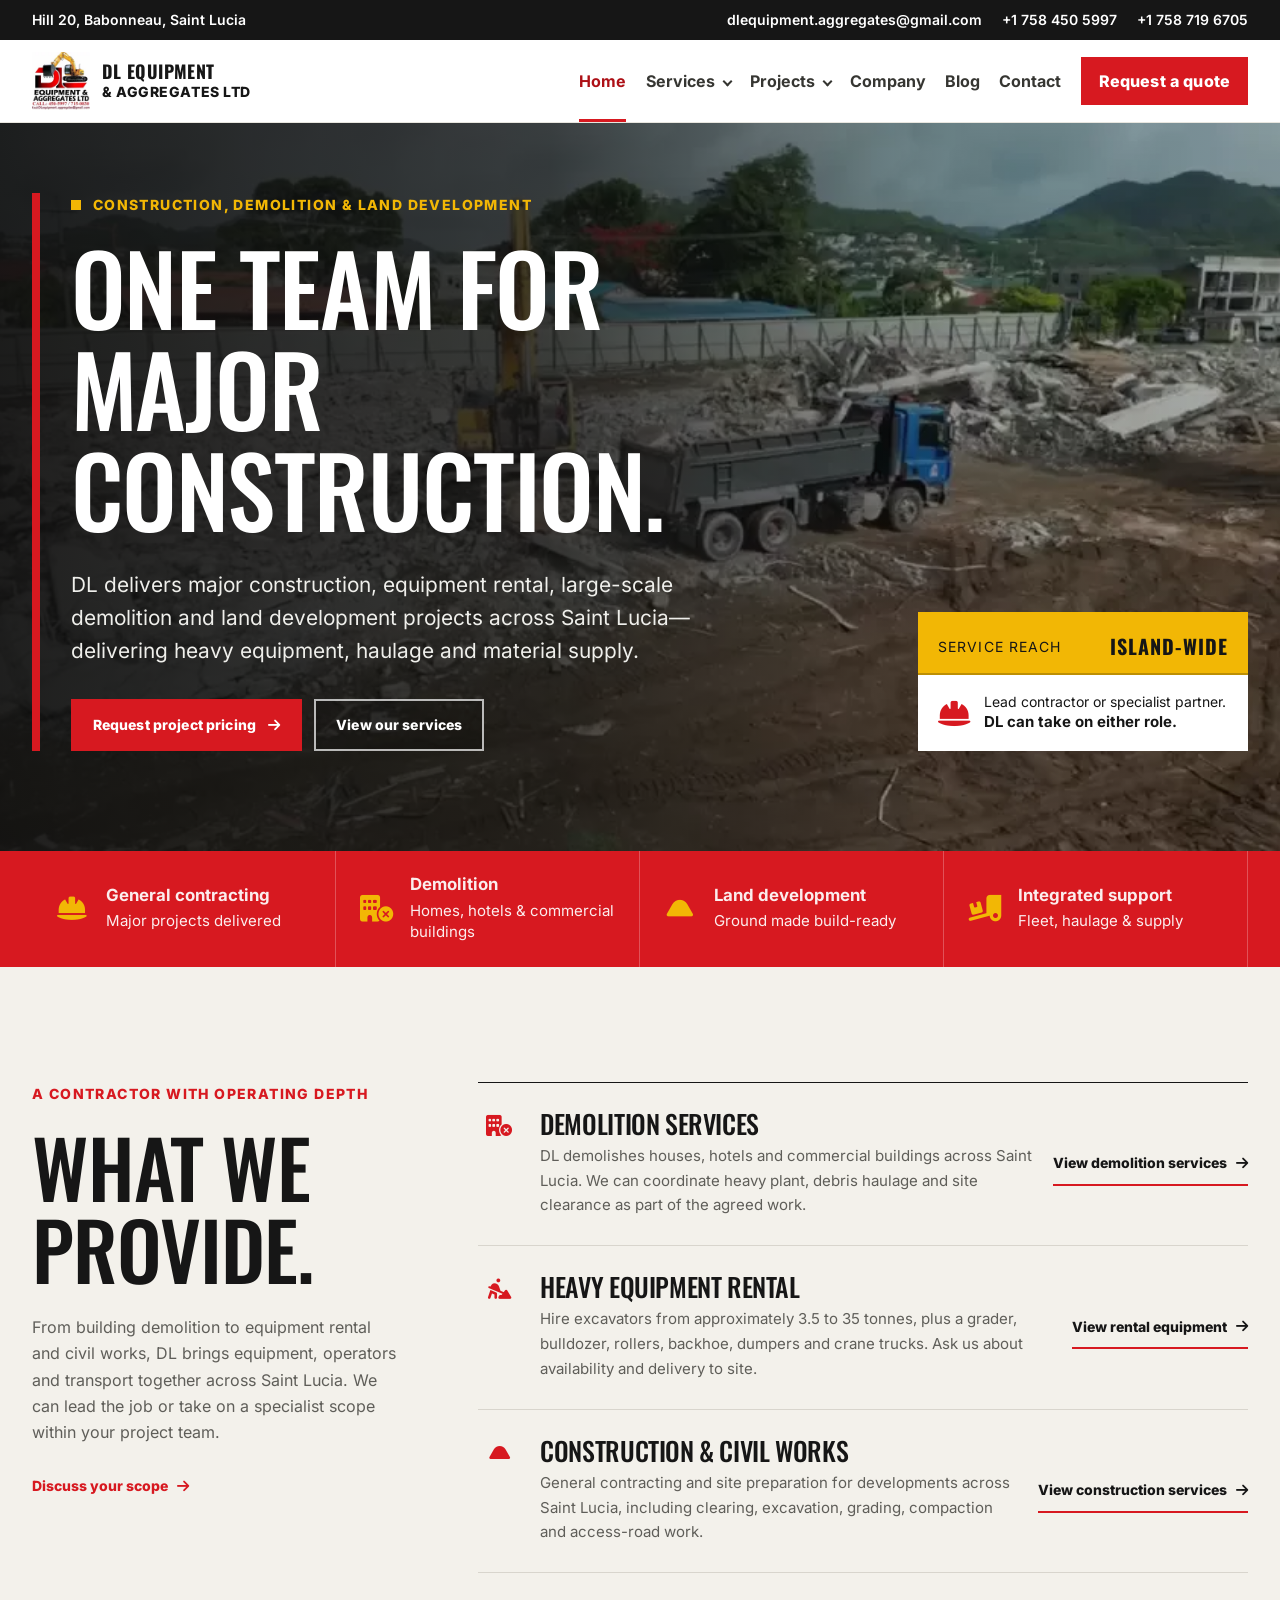
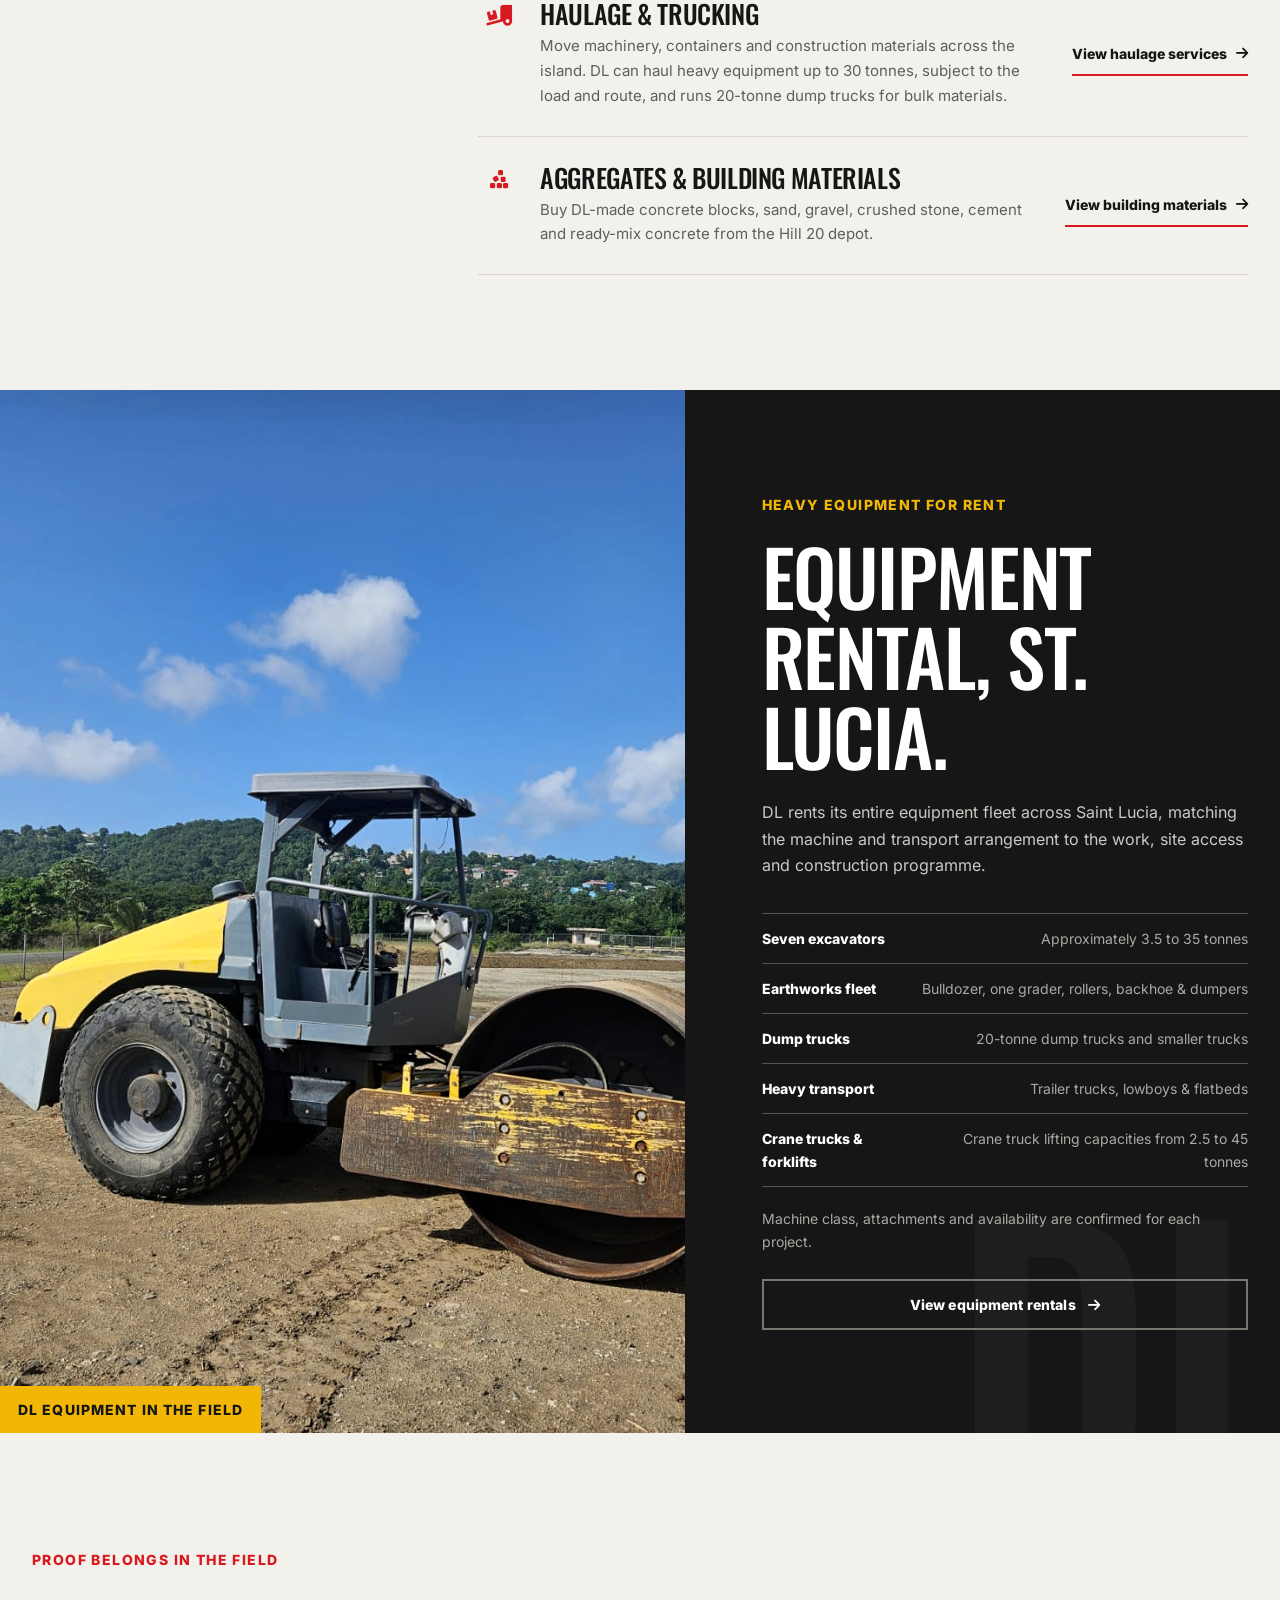
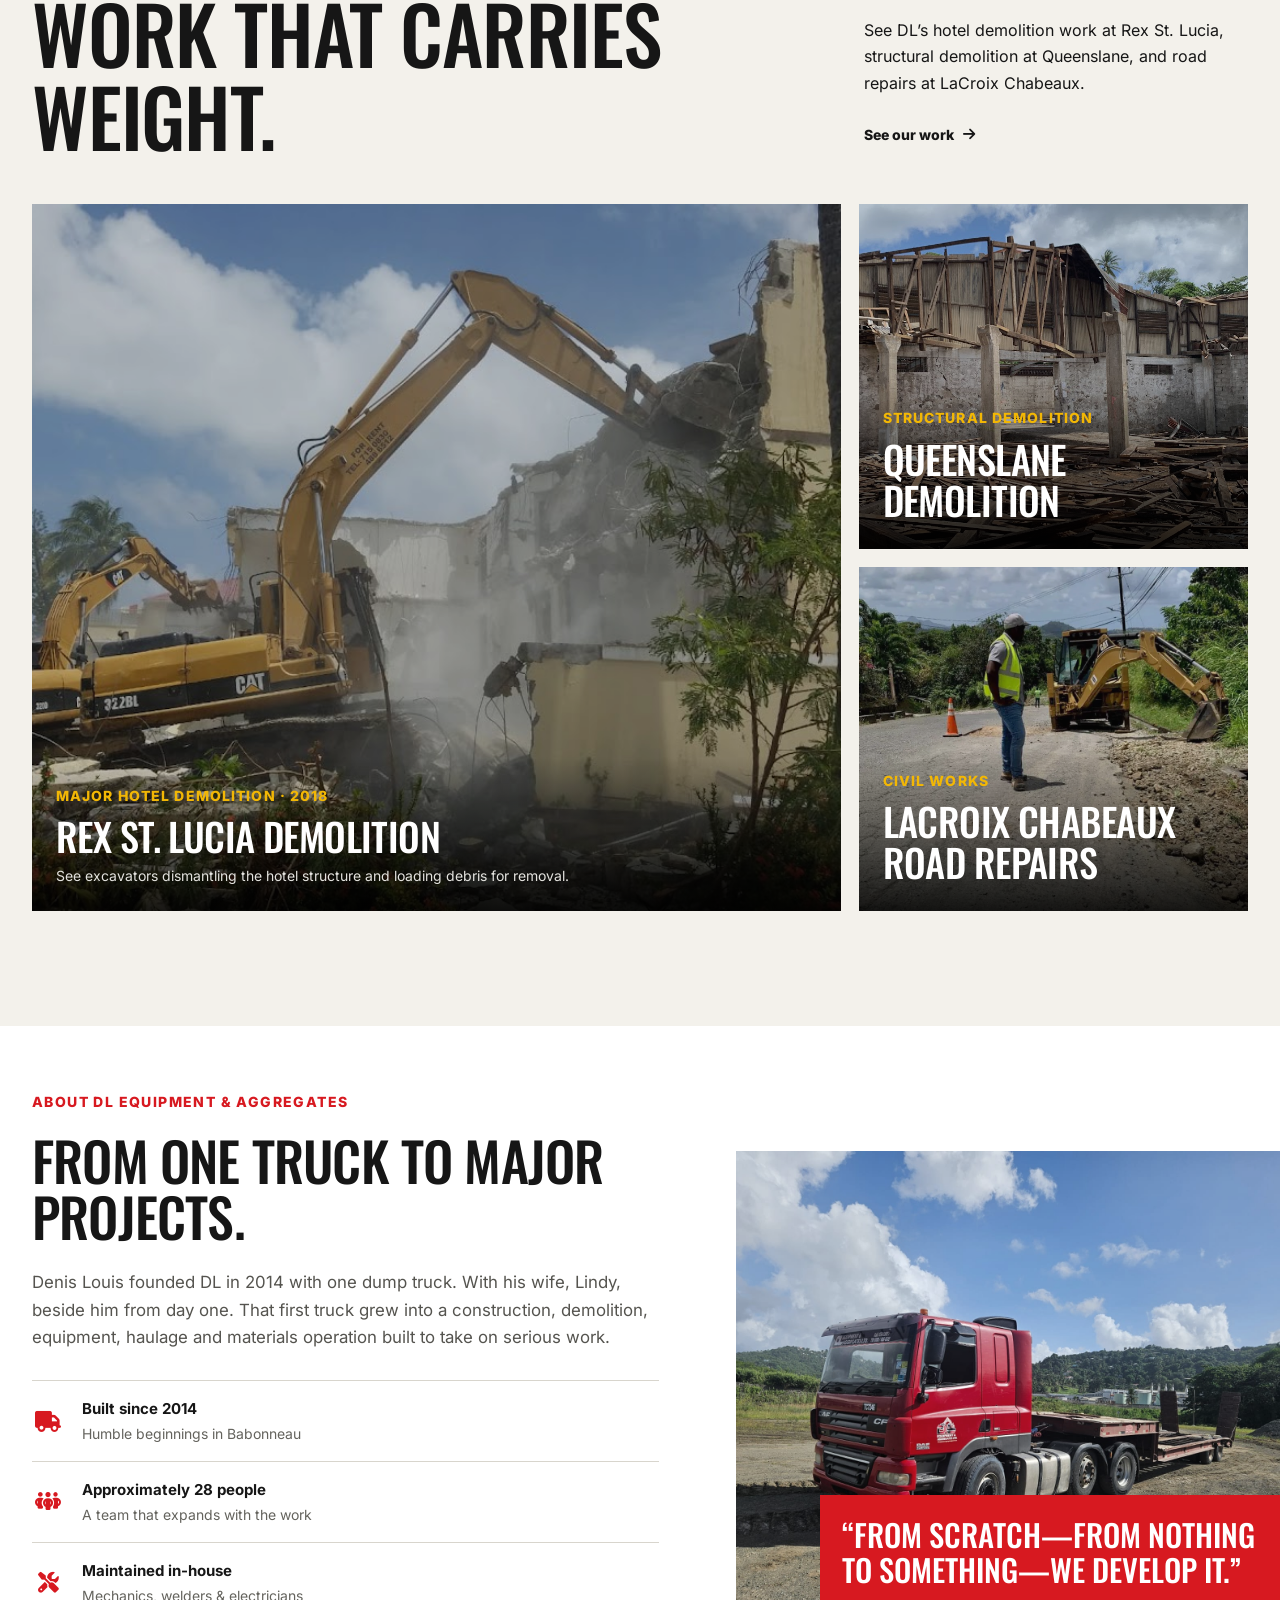
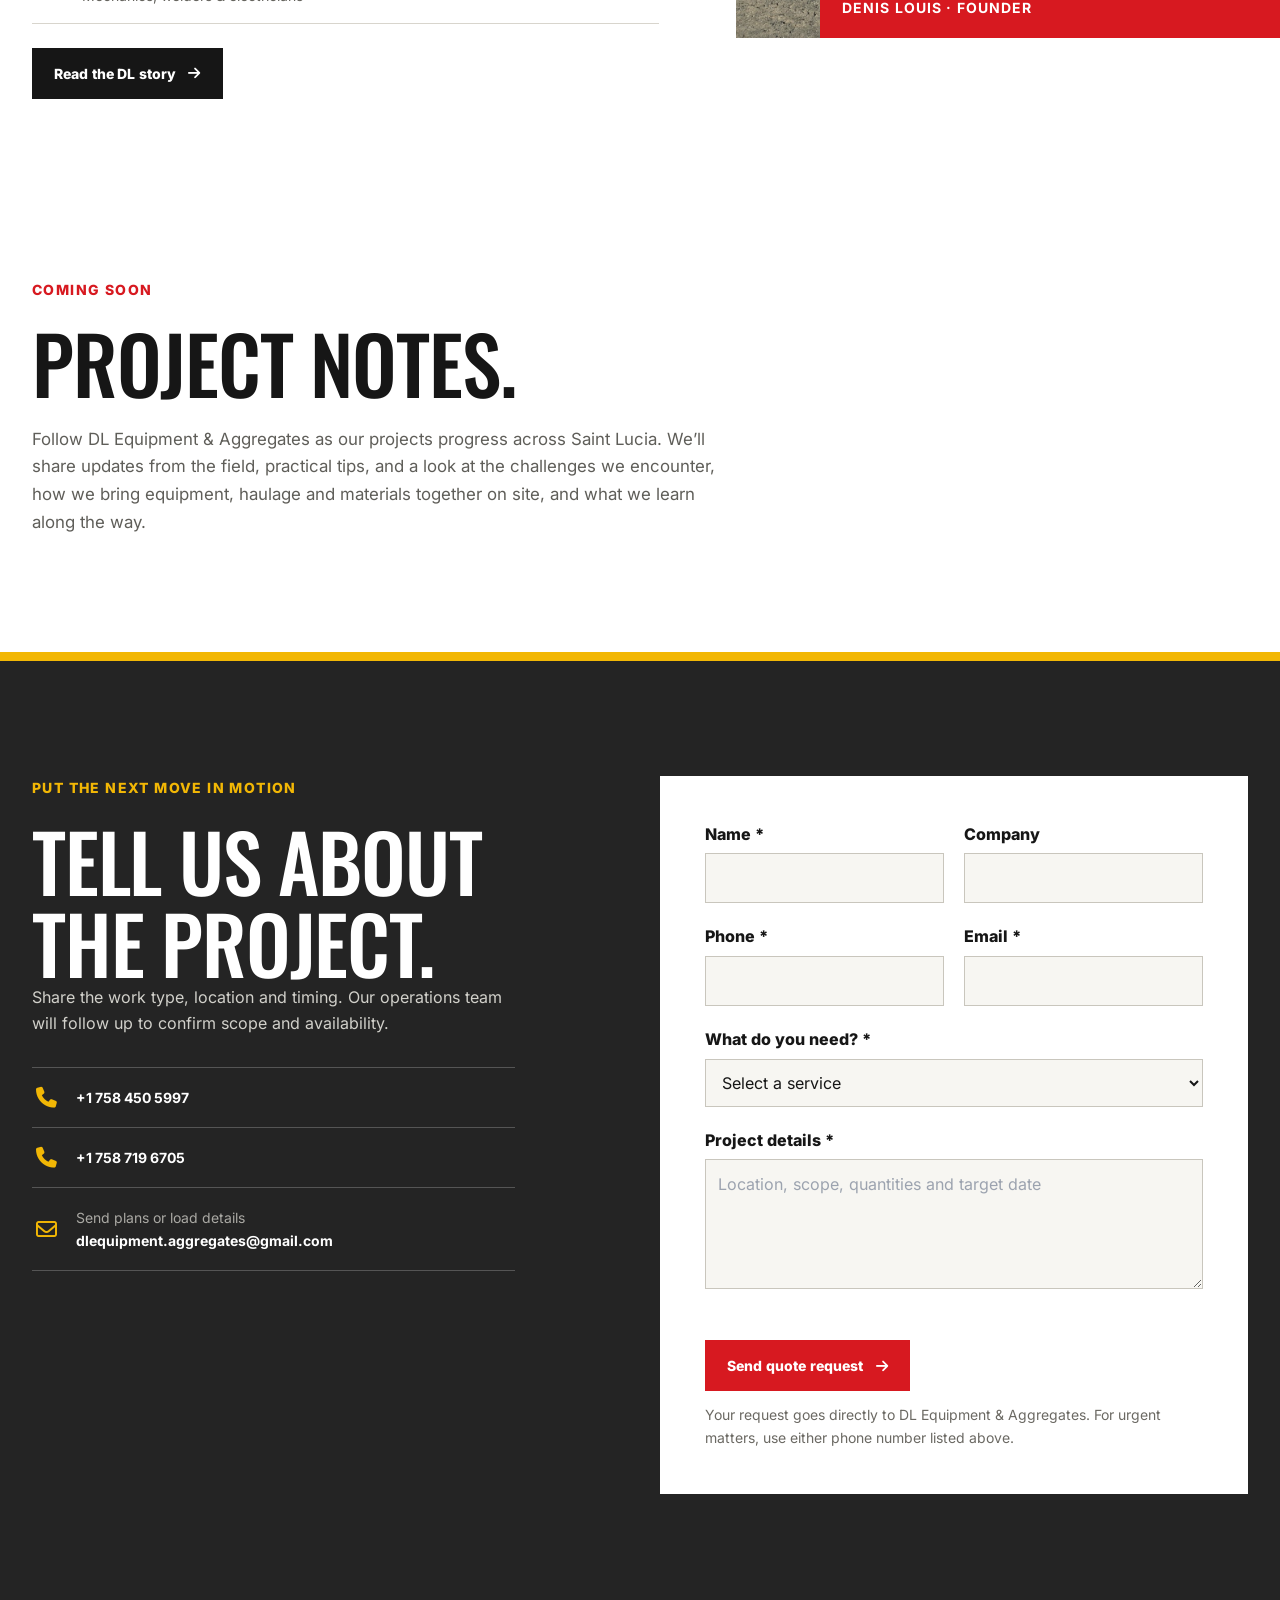
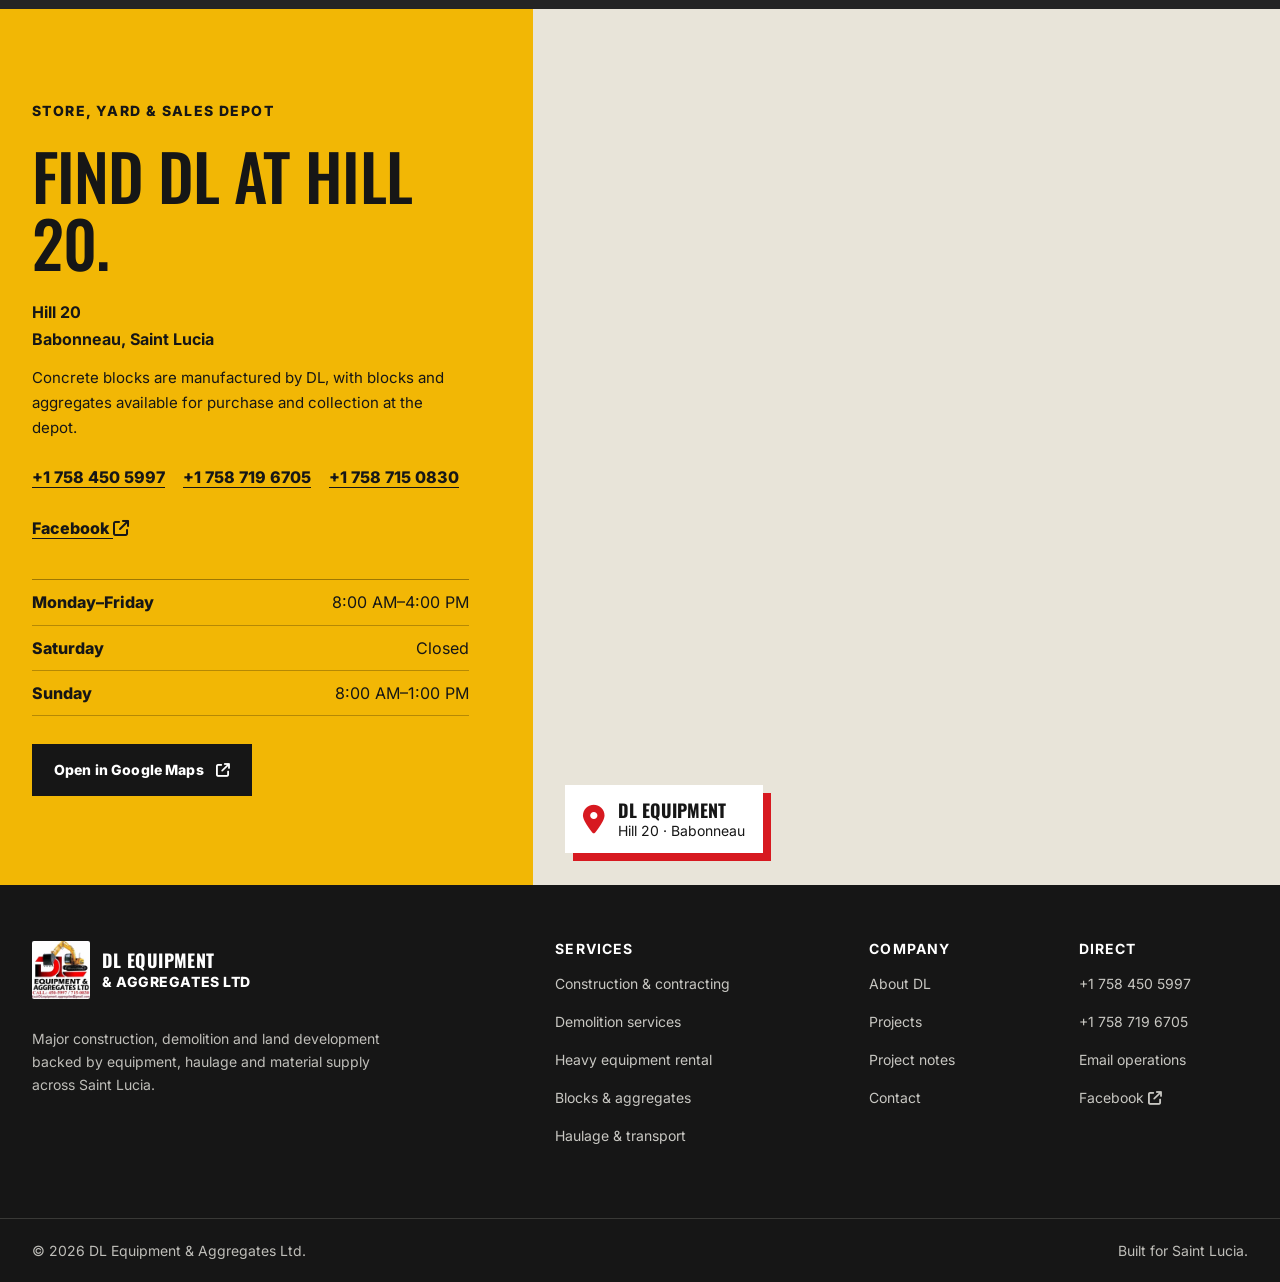
<file: index.html>
<!doctype html>
<html lang="en">
<head>
  <meta charset="utf-8">
  <meta name="viewport" content="width=device-width, initial-scale=1">
  <title>DL Equipment &amp; Aggregates | Demolition in Saint Lucia</title>
  <meta name="description" content="DL Equipment &amp; Aggregates provides demolition services, heavy equipment rental, construction and haulage across Saint Lucia. Tell us about your project.">
  <meta name="theme-color" content="#161616">
  <link rel="canonical" href="https://dlequipmentaggregates.com/">
  <meta property="og:type" content="website">
  <meta property="og:url" content="https://dlequipmentaggregates.com/">
  <meta property="og:title" content="DL Equipment &amp; Aggregates | Demolition in Saint Lucia">
  <meta property="og:description" content="DL Equipment &amp; Aggregates provides demolition services, heavy equipment rental, construction and haulage across Saint Lucia. Tell us about your project.">
  <meta property="og:image" content="https://dlequipmentaggregates.com/Content/images/homepage-demolition-hero-poster.webp">
  <link rel="stylesheet" href="https://cdnjs.cloudflare.com/ajax/libs/font-awesome/6.5.2/css/all.min.css" integrity="sha384-PPIZEGYM1v8zp5Py7UjFb79S58UeqCL9pYVnVPURKEqvioPROaVAJKKLzvH2rDnI" crossorigin="anonymous" referrerpolicy="no-referrer">
  <link rel="icon" href="logo.jpg" type="image/jpeg">
  <link rel="preload" href="fonts/oswald-latin.woff2" as="font" type="font/woff2" crossorigin>
  <link rel="preload" href="Content/images/homepage-demolition-hero-poster.webp" as="image" fetchpriority="high">
  <link rel="stylesheet" href="tailwind.css">
  <link rel="stylesheet" href="styles.css">
  <script type="application/ld+json">
  {
    "@context":"https://schema.org",
    "@type":["LocalBusiness","GeneralContractor"],
    "@id":"https://dlequipmentaggregates.com/#business",
    "name":"DL Equipment & Aggregates Ltd",
    "url":"https://dlequipmentaggregates.com/",
    "image":"https://dlequipmentaggregates.com/Content/images/homepage-demolition-hero-poster.webp",
    "logo":"https://dlequipmentaggregates.com/logo.jpg",
    "foundingDate":"2014",
    "founder":{"@type":"Person","name":"Denis Louis"},
    "email":"dlequipment.aggregates@gmail.com",
    "telephone":["+1-758-450-5997","+1-758-719-6705"],
    "address":{"@type":"PostalAddress","streetAddress":"Hill 20","addressLocality":"Babonneau","addressCountry":"LC"},
    "areaServed":{"@type":"Country","name":"Saint Lucia"},
    "openingHoursSpecification":[
      {"@type":"OpeningHoursSpecification","dayOfWeek":["Monday","Tuesday","Wednesday","Thursday","Friday"],"opens":"08:00","closes":"16:00"},
      {"@type":"OpeningHoursSpecification","dayOfWeek":"Sunday","opens":"08:00","closes":"13:00"}
    ]
  }
  </script>
</head>
<body class="bg-white text-[#161616] antialiased">
  <a class="skip-link" href="#main">Skip to main content</a>

  <header class="site-header" id="top">
    <div class="utility-bar">
      <div class="shell utility-inner">
        <p class="utility-location">Hill 20, Babonneau, Saint Lucia</p>
        <div class="utility-links">
          <a class="utility-email" href="mailto:dlequipment.aggregates@gmail.com">dlequipment.aggregates@gmail.com</a>
          <a href="tel:+17584505997">+1 758 450 5997</a>
          <a href="tel:+17587196705">+1 758 719 6705</a>
        </div>
      </div>
    </div>
    <div class="nav-wrap">
      <div class="shell nav-inner">
        <a href="./" class="brand-lockup" aria-label="DL Equipment &amp; Aggregates Ltd home">
          <img src="Content/images/dl-brand-logo-144w.webp" alt="" width="58" height="58">
          <span><strong>DL EQUIPMENT</strong><small>&amp; AGGREGATES LTD</small></span>
        </a>
        <button id="menuButton" class="menu-button" type="button" aria-label="Open navigation" aria-expanded="false" aria-controls="primaryNav">
          <span></span><span></span><span></span>
        </button>
        <nav id="primaryNav" class="primary-nav" aria-label="Primary navigation">
          <a class="nav-link" href="./" aria-current="page">Home</a>
          <details class="nav-dropdown" name="primary-menu">
            <summary class="nav-link">
              <span>Services</span>
            </summary>
            <div class="nav-dropdown-links">
              <a href="#services">All services</a>
              <a href="site-works/">Site Works</a>
              <a href="demolition/">Demolition</a>
              <a href="equipment-rental/">Equipment</a>
              <a href="aggregates-materials/">Materials</a>
              <a href="haulage-services/">Haulage</a>
            </div>
          </details>
          <details class="nav-dropdown" name="primary-menu">
            <summary class="nav-link">Projects</summary>
            <div class="nav-dropdown-links">
              <a href="projects/">All projects</a>
              <a href="projects/#rex-st-lucia">Rex St. Lucia demolition</a>
              <a href="projects/#buckeye-project">Buckeye Project</a>
              <a href="projects/#lacroix-chabeaux">LaCroix Chabeaux Road Repairs</a>
              <a href="projects/#queenslane-demolition">Queenslane demolition</a>
            </div>
          </details>
          <a class="nav-link" href="about/">Company</a>
          <a class="nav-link" href="blog/">Blog</a>
          <a class="nav-link" href="#contact" data-contact-link>Contact</a>
          <a class="btn btn-primary nav-quote" href="#quote">Request a quote</a>
        </nav>
      </div>
    </div>
  </header>

  <main id="main">
    <section class="hero" aria-labelledby="hero-title">
      <video id="heroVideo" class="hero-video" muted loop playsinline preload="none" aria-hidden="true"
        poster="Content/images/homepage-demolition-hero-poster.webp" data-src="Content/videos/homepage-demolition-hero-loop.mp4"></video>
      <div class="hero-shade" aria-hidden="true"></div>
      <div class="shell hero-layout">
        <div class="hero-copy">
          <p class="location-line">Construction, demolition &amp; land development</p>
          <h1 id="hero-title">One team for<br> major construction.</h1>
          <p class="hero-lede">DL delivers major construction, equipment rental, large-scale demolition and land development projects across Saint Lucia—delivering heavy equipment, haulage and material supply.</p>
          <div class="flex flex-col gap-3 sm:flex-row sm:items-center">
            <a href="#quote" class="btn btn-primary">Request project pricing <i class="fa-solid fa-arrow-right" aria-hidden="true"></i></a>
            <a href="#services" class="btn btn-ghost">View our services</a>
          </div>
        </div>
        <aside class="hero-dispatch" aria-label="Service coverage">
          <div class="dispatch-top"><span>Service reach</span><strong>Island-wide</strong></div>
          <div class="dispatch-bottom"><i class="fa-solid fa-helmet-safety" aria-hidden="true"></i><span>Lead contractor or specialist partner.<br><strong>DL can take on either role.</strong></span></div>
        </aside>
      </div>
    </section>

    <section class="capability-strip" aria-label="Core capabilities">
      <div class="shell grid md:grid-cols-4">
        <a href="site-works/"><i class="fa-solid fa-helmet-safety" aria-hidden="true"></i><span><strong>General contracting</strong>Major projects delivered</span></a>
        <a href="demolition/"><i class="fa-solid fa-building-circle-xmark" aria-hidden="true"></i><span><strong>Demolition</strong>Homes, hotels &amp; commercial buildings</span></a>
        <a href="site-works/"><i class="fa-solid fa-mound" aria-hidden="true"></i><span><strong>Land development</strong>Ground made build-ready</span></a>
        <a href="#services"><i class="fa-solid fa-truck-ramp-box" aria-hidden="true"></i><span><strong>Integrated support</strong>Fleet, haulage &amp; supply</span></a>
      </div>
    </section>

    <section class="services-section section-pad" id="services">
      <div class="shell">
        <div class="services-layout">
          <div class="section-intro services-intro">
            <p class="kicker">A contractor with operating depth</p>
            <h2>What we provide.</h2>
            <p>From building demolition to equipment rental and civil works, DL brings equipment, operators and transport together across Saint Lucia. We can lead the job or take on a specialist scope within your project team.</p>
            <a href="#quote" class="text-link">Discuss your scope <i class="fa-solid fa-arrow-right" aria-hidden="true"></i></a>
          </div>
          <div class="service-ledger">
            <article class="service-row" id="demolition">
              <div class="service-marker"><i class="fa-solid fa-building-circle-xmark" aria-hidden="true"></i></div>
              <div><h3>Demolition services</h3><p>DL demolishes houses, hotels and commercial buildings across Saint Lucia. We can coordinate heavy plant, debris haulage and site clearance as part of the agreed work.</p></div>
              <a href="demolition/">View demolition services <i class="fa-solid fa-arrow-right" aria-hidden="true"></i></a>
            </article>
            <article class="service-row" id="equipment">
              <div class="service-marker"><i class="fa-solid fa-person-digging" aria-hidden="true"></i></div>
              <div><h3>Heavy equipment rental</h3><p>Hire excavators from approximately 3.5 to 35 tonnes, plus a grader, bulldozer, rollers, backhoe, dumpers and crane trucks. Ask us about availability and delivery to site.</p></div>
              <a href="equipment-rental/">View rental equipment <i class="fa-solid fa-arrow-right" aria-hidden="true"></i></a>
            </article>
            <article class="service-row" id="land-development">
              <div class="service-marker"><i class="fa-solid fa-mound" aria-hidden="true"></i></div>
              <div><h3>Construction &amp; civil works</h3><p>General contracting and site preparation for developments across Saint Lucia, including clearing, excavation, grading, compaction and access-road work.</p></div>
              <a href="site-works/">View construction services <i class="fa-solid fa-arrow-right" aria-hidden="true"></i></a>
            </article>
            <article class="service-row" id="haulage">
              <div class="service-marker"><i class="fa-solid fa-truck-ramp-box" aria-hidden="true"></i></div>
              <div><h3>Haulage &amp; trucking</h3><p>Move machinery, containers and construction materials across the island. DL can haul heavy equipment up to 30 tonnes, subject to the load and route, and runs 20-tonne dump trucks for bulk materials.</p></div>
              <a href="haulage-services/">View haulage services <i class="fa-solid fa-arrow-right" aria-hidden="true"></i></a>
            </article>
            <article class="service-row" id="materials">
              <div class="service-marker"><i class="fa-solid fa-cubes-stacked" aria-hidden="true"></i></div>
              <div><h3>Aggregates &amp; building materials</h3><p>Buy DL-made concrete blocks, sand, gravel, crushed stone, cement and ready-mix concrete from the Hill 20 depot.</p></div>
              <a href="aggregates-materials/">View building materials <i class="fa-solid fa-arrow-right" aria-hidden="true"></i></a>
            </article>
          </div>
        </div>
      </div>
    </section>

    <section class="equipment-stage" aria-labelledby="fleet-title">
      <div class="equipment-stage-image">
        <img src="Content/images/buckeye-single-drum-roller.jpg" alt="DL single-drum roller available for heavy site compaction in Saint Lucia" width="1600" height="1200" loading="lazy">
        <span class="photo-label">DL equipment in the field</span>
      </div>
      <div class="equipment-stage-copy">
        <p class="kicker kicker-light">Heavy equipment for rent</p>
        <h2 id="fleet-title">Equipment rental, St. Lucia.</h2>
        <p>DL rents its entire equipment fleet across Saint Lucia, matching the machine and transport arrangement to the work, site access and construction programme.</p>
        <ul class="rental-list">
          <li><span>Seven excavators</span><small>Approximately 3.5 to 35 tonnes</small></li>
          <li><span>Earthworks fleet</span><small>Bulldozer, one grader, rollers, backhoe &amp; dumpers</small></li>
          <li><span>Dump trucks</span><small>20-tonne dump trucks and smaller trucks</small></li>
          <li><span>Heavy transport</span><small>Trailer trucks, lowboys &amp; flatbeds</small></li>
          <li><span>Crane trucks &amp; forklifts</span><small>Crane truck lifting capacities from 2.5 to 45 tonnes</small></li>
        </ul>
        <p class="rental-note">Machine class, attachments and availability are confirmed for each project.</p>
        <a href="equipment-rental/" class="btn btn-equipment">View equipment rentals <i class="fa-solid fa-arrow-right" aria-hidden="true"></i></a>
      </div>
    </section>

    <section class="section-pad projects" id="projects" aria-labelledby="projects-title">
      <div class="shell">
        <div class="grid gap-8 lg:grid-cols-12 lg:items-end">
          <div class="lg:col-span-7">
            <p class="kicker">Proof belongs in the field</p>
            <h2 id="projects-title">Work that carries weight.</h2>
          </div>
          <div class="lg:col-span-4 lg:col-start-9">
            <p>See DL’s hotel demolition work at Rex St. Lucia, structural demolition at Queenslane, and road repairs at LaCroix Chabeaux.</p>
            <a href="projects/" class="text-link projects-cta">See our work <i class="fa-solid fa-arrow-right" aria-hidden="true"></i></a>
          </div>
        </div>

        <div class="project-grid mt-12">
          <article class="project-card project-card-main">
            <img src="Content/images/rex-st-lucian-hotel-structure-demolition.jpg" alt="DL excavators carrying out demolition work at the Rex St. Lucia hotel" width="859" height="644" loading="lazy">
            <div class="project-caption"><span>Major hotel demolition · 2018</span><h3><a href="projects/#rex-st-lucia">Rex St. Lucia demolition</a></h3><p>See excavators dismantling the hotel structure and loading debris for removal.</p></div>
          </article>
          <article class="project-card">
            <img src="Content/images/queenslane-demolition-24-structure.jpg" alt="Queenslane structure during a major demolition programme by DL" width="1145" height="644" loading="lazy">
            <div class="project-caption"><span>Structural demolition</span><h3><a href="projects/#queenslane-demolition">Queenslane demolition</a></h3></div>
          </article>
          <article class="project-card">
            <img src="Content/images/lacroix-chabeaux-roadside-backhoe.webp" alt="DL crew and backhoe working along the road at LaCroix Chabeaux" width="960" height="849" loading="lazy">
            <div class="project-caption"><span>Civil works</span><h3><a href="projects/#lacroix-chabeaux">LaCroix Chabeaux Road Repairs</a></h3></div>
          </article>
        </div>
        
      </div>
    </section>

    <section class="about-block" id="about">
      <div class="shell grid lg:grid-cols-2">
        <div class="about-copy section-pad">
          <p class="kicker">About DL Equipment &amp; Aggregates</p>
          <h2>From one truck to major projects.</h2>
          <p class="lead">Denis Louis founded DL in 2014 with one dump truck. With his wife, Lindy, beside him from day one. That first truck grew into a construction, demolition, equipment, haulage and materials operation built to take on serious work.</p>
          <div class="commitments">
            <div><i class="fa-solid fa-truck" aria-hidden="true"></i><span><strong>Built since 2014</strong>Humble beginnings in Babonneau</span></div>
            <div><i class="fa-solid fa-people-group" aria-hidden="true"></i><span><strong>Approximately 28 people</strong>A team that expands with the work</span></div>
            <div><i class="fa-solid fa-screwdriver-wrench" aria-hidden="true"></i><span><strong>Maintained in-house</strong>Mechanics, welders &amp; electricians</span></div>
          </div>
          <a href="about/" class="btn btn-dark about-cta">Read the DL story <i class="fa-solid fa-arrow-right" aria-hidden="true"></i></a>
        </div>
        <div class="about-visual">
          <img src="Content/images/buckeye-heavy-haulage-truck.jpg" alt="DL Equipment and Aggregates branded heavy haulage truck and lowboy trailer" width="1600" height="1200" loading="lazy">
          <blockquote>“From scratch—from nothing to something—we develop it.”<cite>Denis Louis · Founder</cite></blockquote>
        </div>
      </div>
    </section>

    <section class="section-pad updates" aria-labelledby="updates-title">
      <div class="shell">
        <p class="kicker">Coming soon</p>
        <h2 id="updates-title">Project notes.</h2>
        <p class="updates-description">Follow DL Equipment &amp; Aggregates as our projects progress across Saint Lucia. We’ll share updates from the field, practical tips, and a look at the challenges we encounter, how we bring equipment, haulage and materials together on site, and what we learn along the way.</p>
      </div>
    </section>

    <section class="quote-section" id="quote" aria-labelledby="quote-title">
      <div class="shell grid gap-10 lg:grid-cols-12">
        <div class="lg:col-span-5">
          <p class="kicker kicker-light">Put the next move in motion</p>
          <h2 id="quote-title">Tell us about the project.</h2>
          <p>Share the work type, location and timing. Our operations team will follow up to confirm scope and availability.</p>
          <div class="quote-direct">
            <a href="tel:+17584505997"><i class="fa-solid fa-phone" aria-hidden="true"></i><strong>+1 758 450 5997</strong></a>
            <a href="tel:+17587196705"><i class="fa-solid fa-phone" aria-hidden="true"></i><strong>+1 758 719 6705</strong></a>
            <a href="mailto:dlequipment.aggregates@gmail.com"><i class="fa-regular fa-envelope" aria-hidden="true"></i><span>Send plans or load details<strong>dlequipment.aggregates@gmail.com</strong></span></a>
          </div>
        </div>
        <form id="quoteForm" class="quote-form lg:col-span-6 lg:col-start-7" action="https://api.web3forms.com/submit" method="POST" aria-describedby="formNote">
          <input type="hidden" name="access_key" value="a697fd20-8d73-4a67-92b9-fae4d81fb1e1">
          <input type="hidden" name="subject" value="New website enquiry for DL Equipment &amp; Aggregates">
          <input type="hidden" name="from_name" value="DL Equipment website">
          <input type="hidden" name="source" value="DL Equipment website">
          <input type="checkbox" name="botcheck" tabindex="-1" autocomplete="off" aria-hidden="true" style="display:none">
          <div id="formStatus" class="form-status" role="status" aria-live="polite" tabindex="-1" hidden></div>
          <div class="grid gap-5 sm:grid-cols-2">
            <div><label for="name">Name <span aria-hidden="true">*</span></label><input id="name" name="name" autocomplete="name" maxlength="120" required></div>
            <div><label for="company">Company</label><input id="company" name="company" autocomplete="organization" maxlength="160"></div>
            <div><label for="phone">Phone <span aria-hidden="true">*</span></label><input id="phone" name="phone" type="tel" autocomplete="tel" maxlength="40" required></div>
            <div><label for="email">Email <span aria-hidden="true">*</span></label><input id="email" name="email" type="email" autocomplete="email" maxlength="254" required></div>
          </div>
          <div class="mt-5"><label for="service">What do you need? <span aria-hidden="true">*</span></label><select id="service" name="service" required><option value="">Select a service</option><option>Construction &amp; general contracting</option><option>Demolition</option><option>Land development &amp; site works</option><option>Equipment rental</option><option>Aggregates &amp; building materials</option><option>Haulage &amp; transport</option><option>Multiple services</option></select></div>
          <div class="mt-5"><label for="details">Project details <span aria-hidden="true">*</span></label><textarea id="details" name="message" rows="4" maxlength="3000" required placeholder="Location, scope, quantities and target date"></textarea></div>
          <div class="h-captcha mt-5" data-captcha="true"></div>
          <button type="submit" class="btn btn-primary mt-6 w-full sm:w-auto" data-submit-button><span data-submit-label>Send quote request</span><i class="fa-solid fa-arrow-right" aria-hidden="true"></i></button>
          <p id="formNote" class="form-note">Your request goes directly to DL Equipment &amp; Aggregates. For urgent matters, use either phone number listed above.</p>
        </form>
      </div>
    </section>

    <section class="contact-map" id="contact" aria-labelledby="contact-title">
      <div class="shell grid gap-0 lg:grid-cols-12">
        <div class="contact-card lg:col-span-5">
          <p class="kicker">Store, yard &amp; sales depot</p>
          <h2 id="contact-title">Find DL at Hill 20.</h2>
          <address>Hill 20<br>Babonneau, Saint Lucia</address>
          <p class="depot-note">Concrete blocks are manufactured by DL, with blocks and aggregates available for purchase and collection at the depot.</p>
          <div class="contact-lines">
            <a href="tel:+17584505997">+1 758 450 5997</a>
            <a href="tel:+17587196705">+1 758 719 6705</a>
            <a href="tel:+17587150830">+1 758 715 0830</a>
            <a href="https://www.facebook.com/dlholdingslimited" target="_blank" rel="noopener">Facebook <i class="fa-solid fa-arrow-up-right-from-square" aria-hidden="true"></i></a>
          </div>
          <dl class="hours"><div><dt>Monday–Friday</dt><dd>8:00 AM–4:00 PM</dd></div><div><dt>Saturday</dt><dd>Closed</dd></div><div><dt>Sunday</dt><dd>8:00 AM–1:00 PM</dd></div></dl>
          <a class="btn btn-dark mt-7" href="https://www.google.com/maps/search/?api=1&query=Hill+20+Babonneau+Saint+Lucia" target="_blank" rel="noopener">Open in Google Maps <i class="fa-solid fa-arrow-up-right-from-square" aria-hidden="true"></i></a>
        </div>
        <div class="map-visual lg:col-span-7">
          <iframe title="Map showing Hill 20, Babonneau, Saint Lucia" src="https://www.google.com/maps?q=Hill%2020%20Babonneau%20Saint%20Lucia&amp;output=embed" loading="lazy" referrerpolicy="no-referrer-when-downgrade" allowfullscreen></iframe>
          <a class="map-pin" href="https://www.google.com/maps/search/?api=1&amp;query=Hill+20+Babonneau+Saint+Lucia" target="_blank" rel="noopener"><i class="fa-solid fa-location-dot" aria-hidden="true"></i><span><strong>DL EQUIPMENT</strong><small>Hill 20 · Babonneau</small></span></a>
        </div>
      </div>
    </section>
  </main>

  <footer class="footer">
    <div class="shell grid gap-10 py-14 md:grid-cols-12">
      <div class="md:col-span-4"><a href="#top" class="brand-lockup brand-lockup-footer"><img src="Content/images/dl-brand-logo-144w.webp" alt="" width="60" height="60"><span><strong>DL EQUIPMENT</strong><small>&amp; AGGREGATES LTD</small></span></a><p class="mt-5 max-w-md">Major construction, demolition and land development backed by equipment, haulage and material supply across Saint Lucia.</p></div>
      <div class="md:col-span-3 md:col-start-6"><h2>Services</h2><a href="site-works/">Construction &amp; contracting</a><a href="demolition/">Demolition services</a><a href="equipment-rental/">Heavy equipment rental</a><a href="aggregates-materials/">Blocks &amp; aggregates</a><a href="haulage-services/">Haulage &amp; transport</a></div>
      <div class="md:col-span-2"><h2>Company</h2><a href="about/">About DL</a><a href="projects/">Projects</a><a href="blog/">Project notes</a><a href="#contact">Contact</a></div>
      <div class="md:col-span-2"><h2>Direct</h2><a href="tel:+17584505997">+1 758 450 5997</a><a href="tel:+17587196705">+1 758 719 6705</a><a href="mailto:dlequipment.aggregates@gmail.com">Email operations</a><a href="https://www.facebook.com/dlholdingslimited" target="_blank" rel="noopener">Facebook <i class="fa-solid fa-arrow-up-right-from-square" aria-hidden="true"></i></a></div>
    </div>
    <div class="footer-base"><div class="shell flex flex-col gap-2 py-5 sm:flex-row sm:items-center sm:justify-between"><p>© <span id="year"></span> DL Equipment &amp; Aggregates Ltd.</p><p>Built for Saint Lucia.</p></div></div>
  </footer>

  <div class="mobile-action-bar lg:hidden" aria-label="Quick actions"><a href="tel:+17584505997"><i class="fa-solid fa-phone" aria-hidden="true"></i> Call now</a><a href="#quote">Request quote <i class="fa-solid fa-arrow-right" aria-hidden="true"></i></a></div>
  <script src="https://web3forms.com/client/script.js" async defer></script>
  <script src="script.js" defer></script>
</body>
</html>
</file>
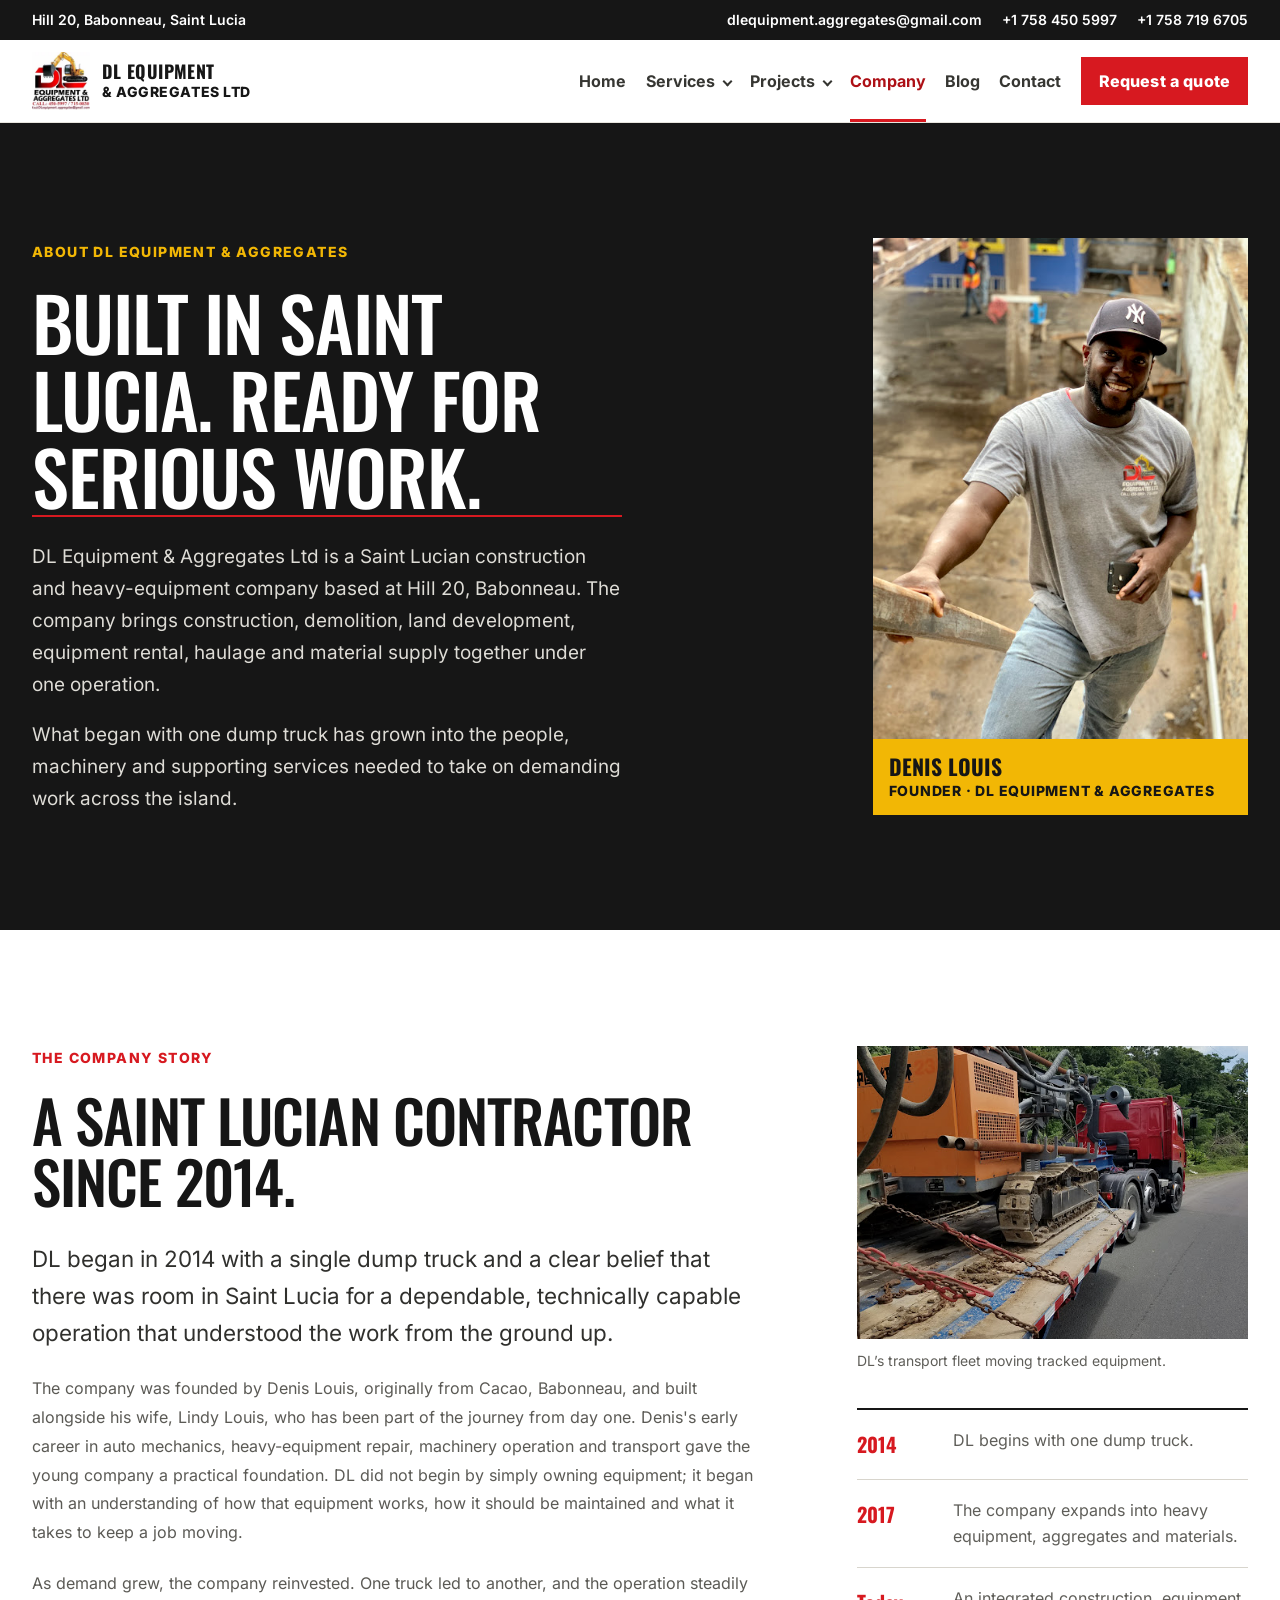
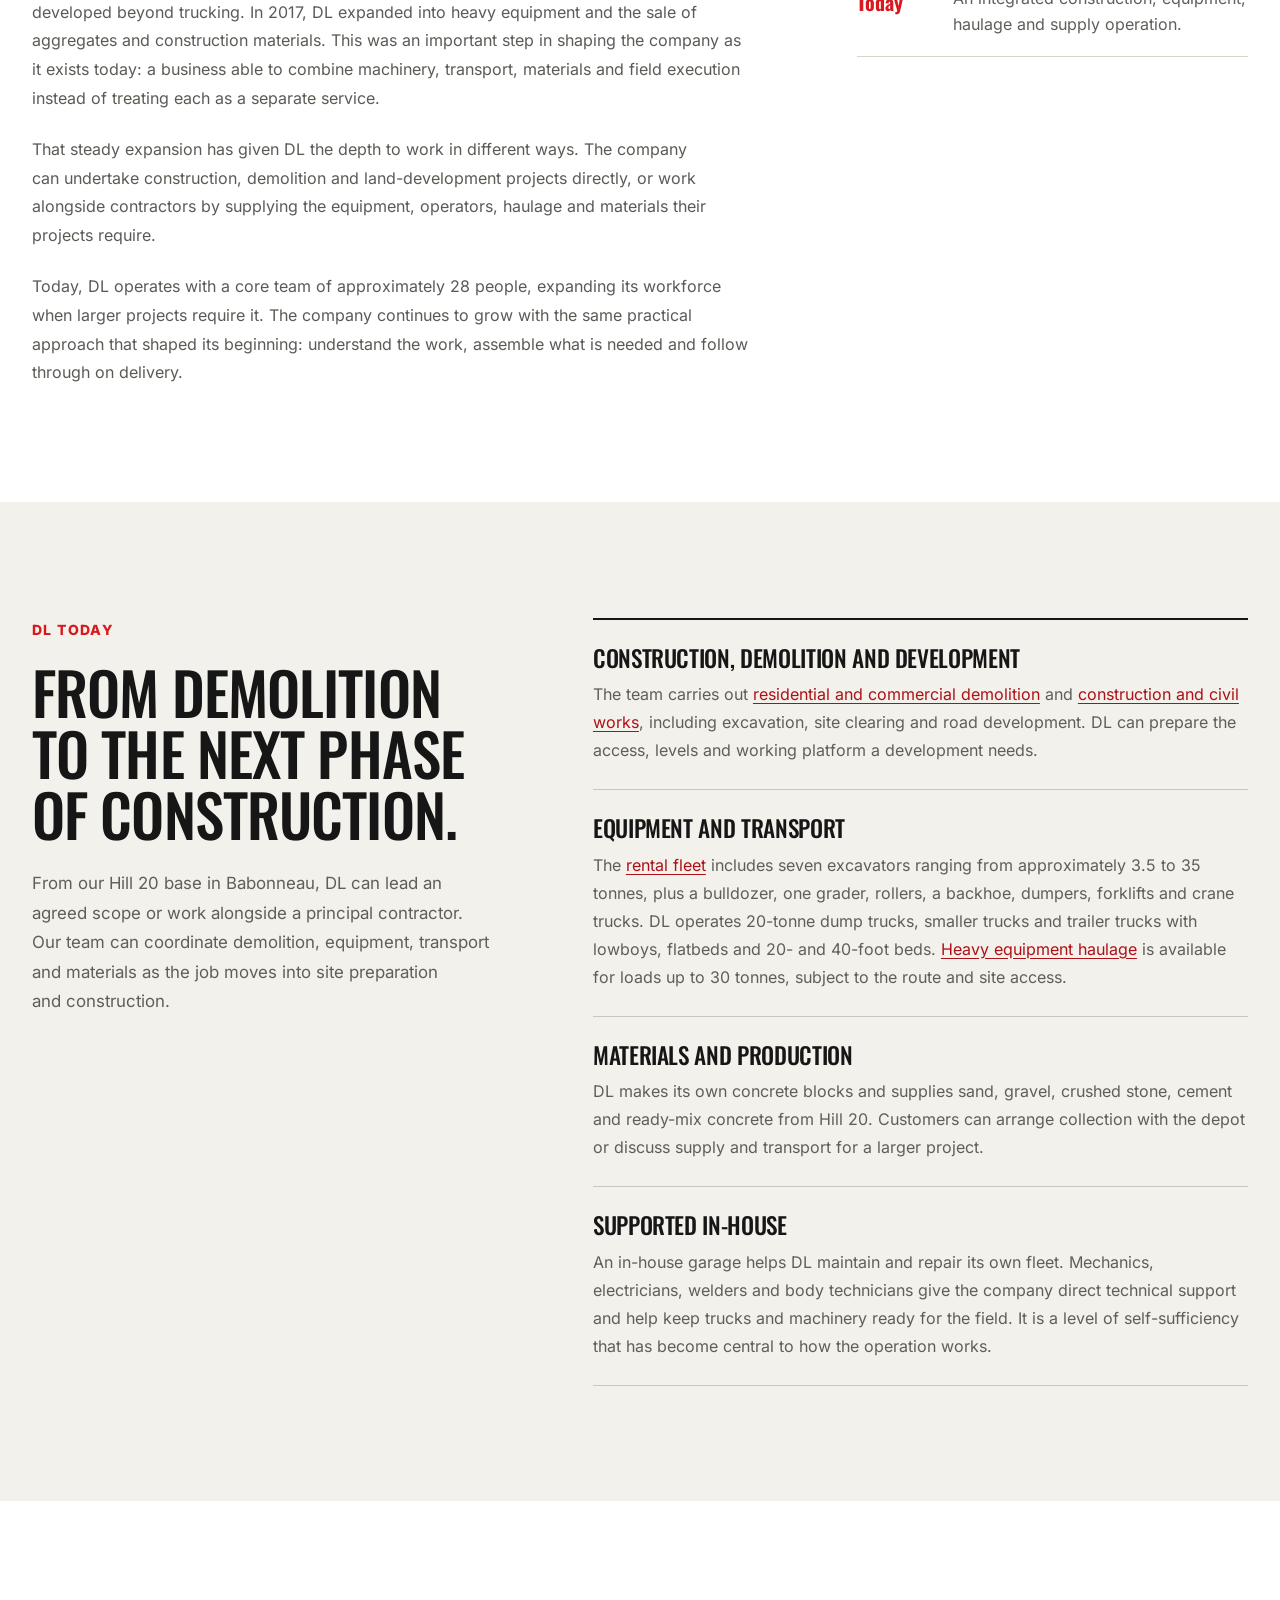
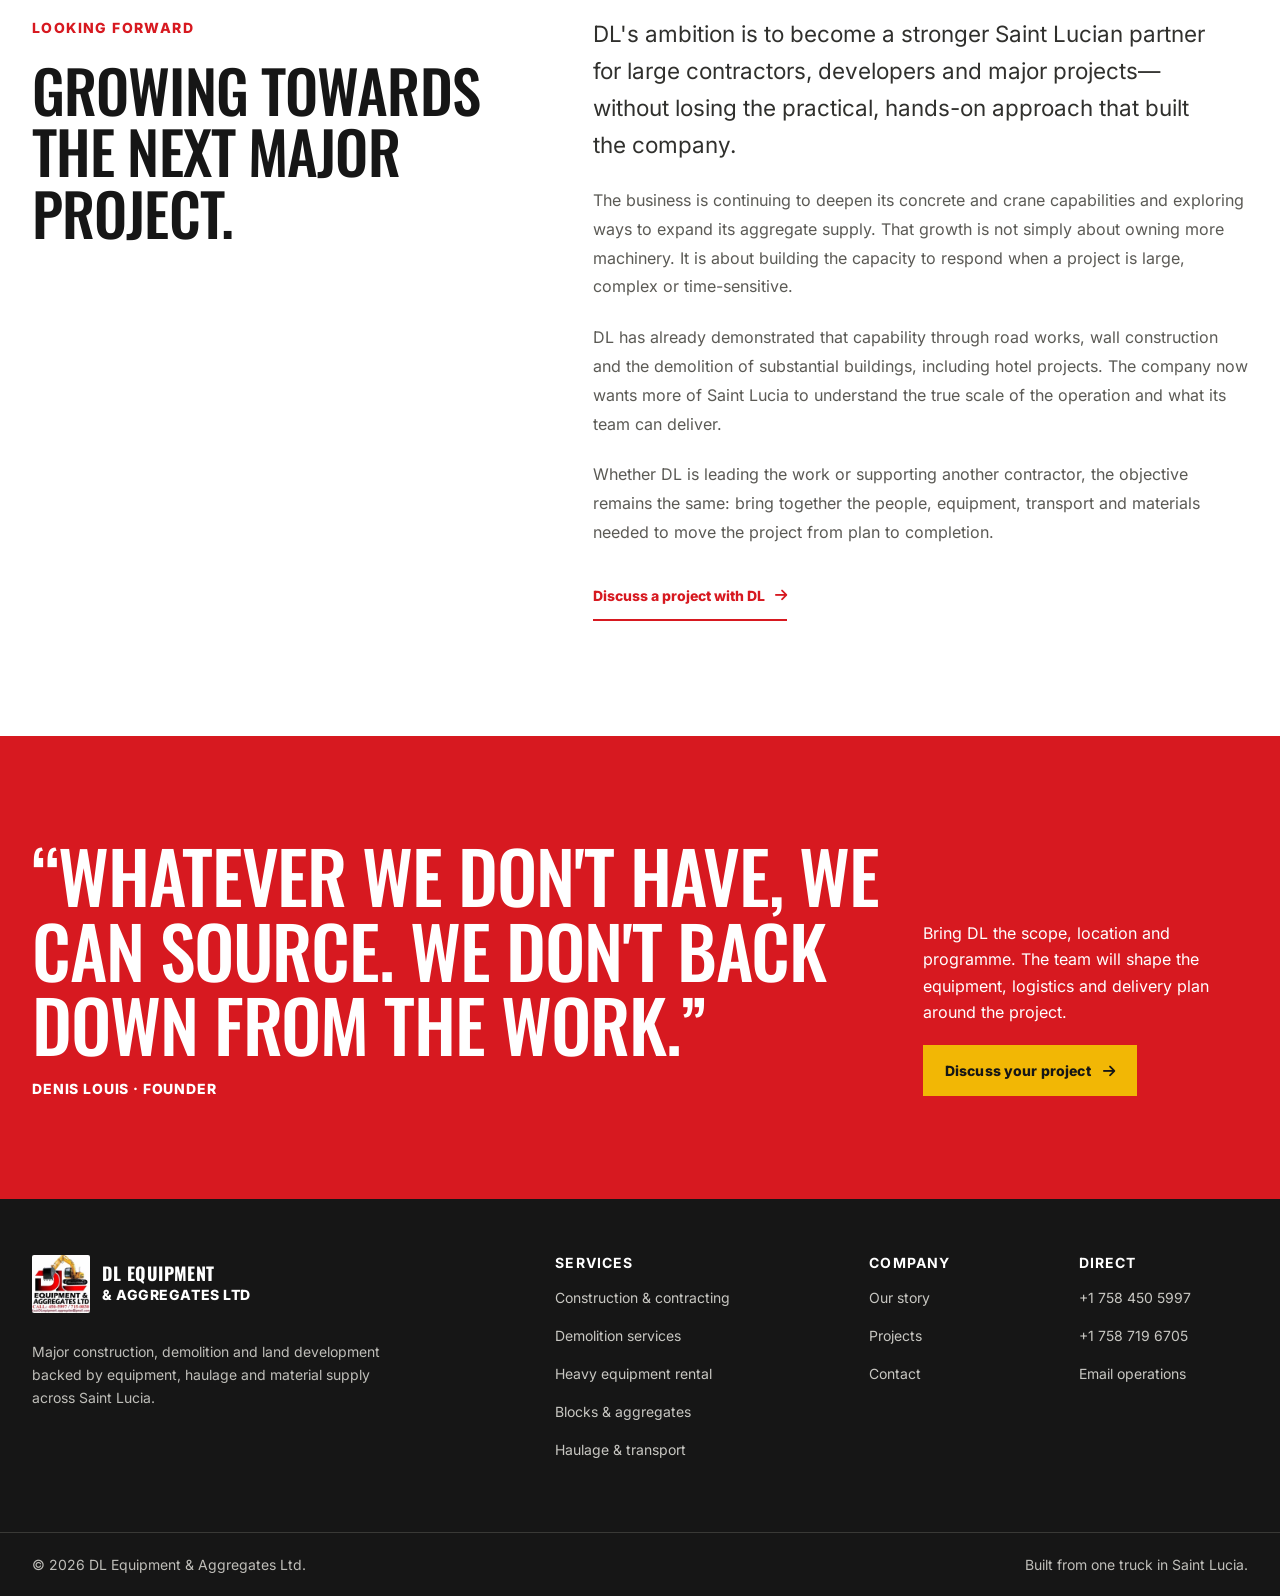
<file: about/index.html>
<!doctype html>
<html lang="en">
<head>
  <meta charset="utf-8">
  <meta name="viewport" content="width=device-width,initial-scale=1">
  <title>Our Story | DL Equipment &amp; Aggregates St. Lucia</title>
  <meta name="description" content="Learn how DL Equipment & Aggregates grew from one dump truck into an integrated Saint Lucian construction, demolition, equipment, haulage and materials operation.">
  <meta name="theme-color" content="#161616">
  <link rel="canonical" href="https://dlequipmentaggregates.com/about/">
  <meta property="og:type" content="website">
  <meta property="og:url" content="https://dlequipmentaggregates.com/about/">
  <meta property="og:title" content="Our Story | DL Equipment &amp; Aggregates St. Lucia">
  <meta property="og:description" content="Learn how DL Equipment &amp; Aggregates grew from one dump truck into an integrated Saint Lucian construction, demolition, equipment, haulage and materials operation.">
  <meta property="og:image" content="https://dlequipmentaggregates.com/Content/images/about-denis-louis-at-worksite.jpg">
  <link rel="stylesheet" href="https://cdnjs.cloudflare.com/ajax/libs/font-awesome/6.5.2/css/all.min.css" integrity="sha384-PPIZEGYM1v8zp5Py7UjFb79S58UeqCL9pYVnVPURKEqvioPROaVAJKKLzvH2rDnI" crossorigin="anonymous" referrerpolicy="no-referrer">
  <link rel="stylesheet" href="../tailwind.css">
  <link rel="stylesheet" href="../styles.css">
  <link rel="stylesheet" href="about.css">
  <link rel="icon" href="../logo.jpg" type="image/jpeg">
  <script type="application/ld+json">
{
  "@context": "https://schema.org",
  "@graph": [
    {
      "@type": "AboutPage",
      "@id": "https://dlequipmentaggregates.com/about/#page",
      "name": "About DL Equipment & Aggregates",
      "url": "https://dlequipmentaggregates.com/about/",
      "description": "Learn how DL Equipment & Aggregates grew from one dump truck into an integrated Saint Lucian construction, demolition, equipment, haulage and materials operation.",
      "about": {
        "@id": "https://dlequipmentaggregates.com/#business"
      }
    },
    {
      "@type": "BreadcrumbList",
      "itemListElement": [
        {
          "@type": "ListItem",
          "position": 1,
          "name": "Home",
          "item": "https://dlequipmentaggregates.com/"
        },
        {
          "@type": "ListItem",
          "position": 2,
          "name": "About DL Equipment & Aggregates",
          "item": "https://dlequipmentaggregates.com/about/"
        }
      ]
    }
  ]
}
  </script>
</head>
<body class="about-page antialiased">
  <a class="skip-link" href="#main">Skip to main content</a>

  <header class="site-header" id="top">
    <div class="utility-bar">
      <div class="shell utility-inner">
        <p class="utility-location">Hill 20, Babonneau, Saint Lucia</p>
        <div class="utility-links">
          <a class="utility-email" href="mailto:dlequipment.aggregates@gmail.com">dlequipment.aggregates@gmail.com</a>
          <a href="tel:+17584505997">+1 758 450 5997</a>
          <a href="tel:+17587196705">+1 758 719 6705</a>
        </div>
      </div>
    </div>
    <div class="nav-wrap">
      <div class="shell nav-inner">
        <a href="../" class="brand-lockup" aria-label="DL Equipment &amp; Aggregates Ltd home">
          <img src="../Content/images/dl-brand-logo-144w.webp" alt="" width="58" height="58">
          <span><strong>DL EQUIPMENT</strong><small>&amp; AGGREGATES LTD</small></span>
        </a>
        <button id="menuButton" class="menu-button" type="button" aria-label="Open navigation" aria-expanded="false" aria-controls="primaryNav">
          <span></span><span></span><span></span>
        </button>
        <nav id="primaryNav" class="primary-nav" aria-label="Primary navigation">
          <a class="nav-link" href="../">Home</a>
          <details class="nav-dropdown" name="primary-menu">
            <summary class="nav-link">
              <span>Services</span>
            </summary>
            <div class="nav-dropdown-links">
              <a href="../#services">All services</a>
              <a href="../site-works/">Site Works</a>
              <a href="../demolition/">Demolition</a>
              <a href="../equipment-rental/">Equipment</a>
              <a href="../aggregates-materials/">Materials</a>
              <a href="../haulage-services/">Haulage</a>
            </div>
          </details>
          <details class="nav-dropdown" name="primary-menu">
            <summary class="nav-link">Projects</summary>
            <div class="nav-dropdown-links">
              <a href="../projects/">All projects</a>
              <a href="../projects/#rex-st-lucia">Rex St. Lucia demolition</a>
              <a href="../projects/#buckeye-project">Buckeye Project</a>
              <a href="../projects/#lacroix-chabeaux">LaCroix Chabeaux Road Repairs</a>
              <a href="../projects/#queenslane-demolition">Queenslane demolition</a>
            </div>
          </details>
          <a class="nav-link" href="./" aria-current="page">Company</a>
          <a class="nav-link" href="../blog/">Blog</a>
          <a class="nav-link" href="../#contact">Contact</a>
          <a class="btn btn-primary nav-quote" href="../#quote">Request a quote</a>
        </nav>
      </div>
    </div>
  </header>

  <main id="main">
    <section class="story-hero" aria-labelledby="about-title">
      <div class="shell story-hero-layout">
        <div class="story-hero-copy">
          <p class="kicker">About DL Equipment &amp; Aggregates</p>
          <h1 id="about-title">Built in Saint Lucia. Ready for serious work.</h1>
          <div class="story-hero-intro">
            <p>DL Equipment &amp; Aggregates Ltd is a Saint Lucian construction and heavy-equipment company based at Hill 20, Babonneau. The company brings construction, demolition, land development, equipment rental, haulage and material supply together under one operation.</p>
            <p>What began with one dump truck has grown into the people, machinery and supporting services needed to take on demanding work across the island.</p>
          </div>
        </div>
        <figure class="story-hero-portrait"><img src="../Content/images/about-denis-louis-at-worksite.jpg" alt="Denis Louis, founder of DL Equipment and Aggregates, at a worksite" width="1200" height="1600" loading="eager"><figcaption><strong>Denis Louis</strong><span>Founder · DL Equipment &amp; Aggregates</span></figcaption></figure>
      </div>
    </section>

    <section class="company-story section-pad" aria-labelledby="story-title">
      <div class="shell story-layout">
        <article class="story-article">
          <p class="kicker">The company story</p>
          <h2 id="story-title">A Saint Lucian contractor since 2014.</h2>
          <p class="lead">DL began in 2014 with a single dump truck and a clear belief that there was room in Saint Lucia for a dependable, technically capable operation that understood the work from the ground up.</p>
          <p>The company was founded by Denis Louis, originally from Cacao, Babonneau, and built alongside his wife, Lindy Louis, who has been part of the journey from day one. Denis's early career in auto mechanics, heavy-equipment repair, machinery operation and transport gave the young company a practical foundation. DL did not begin by simply owning equipment; it began with an understanding of how that equipment works, how it should be maintained and what it takes to keep a job moving.</p>
          <p>As demand grew, the company reinvested. One truck led to another, and the operation steadily developed beyond trucking. In 2017, DL expanded into heavy equipment and the sale of aggregates and construction materials. This was an important step in shaping the company as it exists today: a business able to combine machinery, transport, materials and field execution instead of treating each as a separate service.</p>
          <p>That steady expansion has given DL the depth to work in different ways. The company can undertake construction, demolition and land-development projects directly, or work alongside contractors by supplying the equipment, operators, haulage and materials their projects require.</p>
          <p>Today, DL operates with a core team of approximately 28 people, expanding its workforce when larger projects require it. The company continues to grow with the same practical approach that shaped its beginning: understand the work, assemble what is needed and follow through on delivery.</p>
        </article>

        <aside class="story-aside" aria-label="DL company milestones">
          <figure>
            <img src="../Content/images/haulage-tracked-equipment-on-lowboy.jpg" alt="DL trailer truck carrying tracked equipment on a lowboy" width="483" height="644" loading="lazy">
            <figcaption>DL’s transport fleet moving tracked equipment.</figcaption>
          </figure>
          <dl class="milestones">
            <div><dt>2014</dt><dd>DL begins with one dump truck.</dd></div>
            <div><dt>2017</dt><dd>The company expands into heavy equipment, aggregates and materials.</dd></div>
            <div><dt>Today</dt><dd>An integrated construction, equipment, haulage and supply operation.</dd></div>
          </dl>
        </aside>
      </div>
    </section>

    <section class="company-today section-pad" aria-labelledby="today-title">
      <div class="shell today-layout">
        <div class="today-heading">
          <p class="kicker">DL today</p>
          <h2 id="today-title">From demolition to the next phase of construction.</h2>
          <p>From our Hill 20 base in Babonneau, DL can lead an agreed scope or work alongside a principal contractor. Our team can coordinate demolition, equipment, transport and materials as the job moves into site preparation and construction.</p>
        </div>
        <div class="today-copy">
          <section>
            <h3>Construction, demolition and development</h3>
            <p>The team carries out <a class="about-inline-link" href="../demolition/">residential and commercial demolition</a> and <a class="about-inline-link" href="../site-works/">construction and civil works</a>, including excavation, site clearing and road development. DL can prepare the access, levels and working platform a development needs.</p>
          </section>
          <section>
            <h3>Equipment and transport</h3>
            <p>The <a class="about-inline-link" href="../equipment-rental/">rental fleet</a> includes seven excavators ranging from approximately 3.5 to 35 tonnes, plus a bulldozer, one grader, rollers, a backhoe, dumpers, forklifts and crane trucks. DL operates 20-tonne dump trucks, smaller trucks and trailer trucks with lowboys, flatbeds and 20- and 40-foot beds. <a class="about-inline-link" href="../haulage-services/">Heavy equipment haulage</a> is available for loads up to 30 tonnes, subject to the route and site access.</p>
          </section>
          <section>
            <h3>Materials and production</h3>
            <p>DL makes its own concrete blocks and supplies sand, gravel, crushed stone, cement and ready-mix concrete from Hill 20. Customers can arrange collection with the depot or discuss supply and transport for a larger project.</p>
          </section>
          <section>
            <h3>Supported in-house</h3>
            <p>An in-house garage helps DL maintain and repair its own fleet. Mechanics, electricians, welders and body technicians give the company direct technical support and help keep trucks and machinery ready for the field. It is a level of self-sufficiency that has become central to how the operation works.</p>
          </section>
        </div>
      </div>
    </section>

    <section class="company-direction section-pad" aria-labelledby="direction-title">
      <div class="shell direction-layout">
        <div>
          <p class="kicker">Looking forward</p>
          <h2 id="direction-title">Growing towards the next major project.</h2>
        </div>
        <div class="direction-copy">
          <p class="lead">DL's ambition is to become a stronger Saint Lucian partner for large contractors, developers and major projects—without losing the practical, hands-on approach that built the company.</p>
          <p>The business is continuing to deepen its concrete and crane capabilities and exploring ways to expand its aggregate supply. That growth is not simply about owning more machinery. It is about building the capacity to respond when a project is large, complex or time-sensitive.</p>
          <p>DL has already demonstrated that capability through road works, wall construction and the demolition of substantial buildings, including hotel projects. The company now wants more of Saint Lucia to understand the true scale of the operation and what its team can deliver.</p>
          <p>Whether DL is leading the work or supporting another contractor, the objective remains the same: bring together the people, equipment, transport and materials needed to move the project from plan to completion.</p>
          <a class="text-link" href="../#quote">Discuss a project with DL <i class="fa-solid fa-arrow-right" aria-hidden="true"></i></a>
        </div>
      </div>
    </section>

    <section class="about-closing" aria-labelledby="closing-title"><div class="shell closing-grid"><blockquote id="closing-title">“Whatever we don't have, we can source. We don't back down from the work.”<cite>Denis Louis · Founder</cite></blockquote><div class="closing-action"><p>Bring DL the scope, location and programme. The team will shape the equipment, logistics and delivery plan around the project.</p><a class="btn" href="../#quote">Discuss your project <i class="fa-solid fa-arrow-right" aria-hidden="true"></i></a></div></div></section>
  </main>

  <footer class="footer"><div class="shell grid gap-10 py-14 md:grid-cols-12"><div class="md:col-span-4"><a href="../" class="brand-lockup brand-lockup-footer"><img src="../Content/images/dl-brand-logo-144w.webp" alt="" width="60" height="60"><span><strong>DL EQUIPMENT</strong><small>&amp; AGGREGATES LTD</small></span></a><p class="mt-5 max-w-md">Major construction, demolition and land development backed by equipment, haulage and material supply across Saint Lucia.</p></div><div class="md:col-span-3 md:col-start-6"><h2>Services</h2><a href="../site-works/">Construction &amp; contracting</a><a href="../demolition/">Demolition services</a><a href="../equipment-rental/">Heavy equipment rental</a><a href="../aggregates-materials/">Blocks &amp; aggregates</a><a href="../haulage-services/">Haulage &amp; transport</a></div><div class="md:col-span-2"><h2>Company</h2><a href="./">Our story</a><a href="../projects/">Projects</a><a href="../#contact">Contact</a></div><div class="md:col-span-2"><h2>Direct</h2><a href="tel:+17584505997">+1 758 450 5997</a><a href="tel:+17587196705">+1 758 719 6705</a><a href="mailto:dlequipment.aggregates@gmail.com">Email operations</a></div></div><div class="footer-base"><div class="shell flex flex-col gap-2 py-5 sm:flex-row sm:items-center sm:justify-between"><p>© <span id="year"></span> DL Equipment &amp; Aggregates Ltd.</p><p>Built from one truck in Saint Lucia.</p></div></div></footer>
  <div class="mobile-action-bar lg:hidden" aria-label="Quick actions"><a href="tel:+17584505997"><i class="fa-solid fa-phone" aria-hidden="true"></i> Call now</a><a href="../#quote">Request quote <i class="fa-solid fa-arrow-right" aria-hidden="true"></i></a></div>
  <script src="../script.js" defer></script>
</body>
</html>
</file>
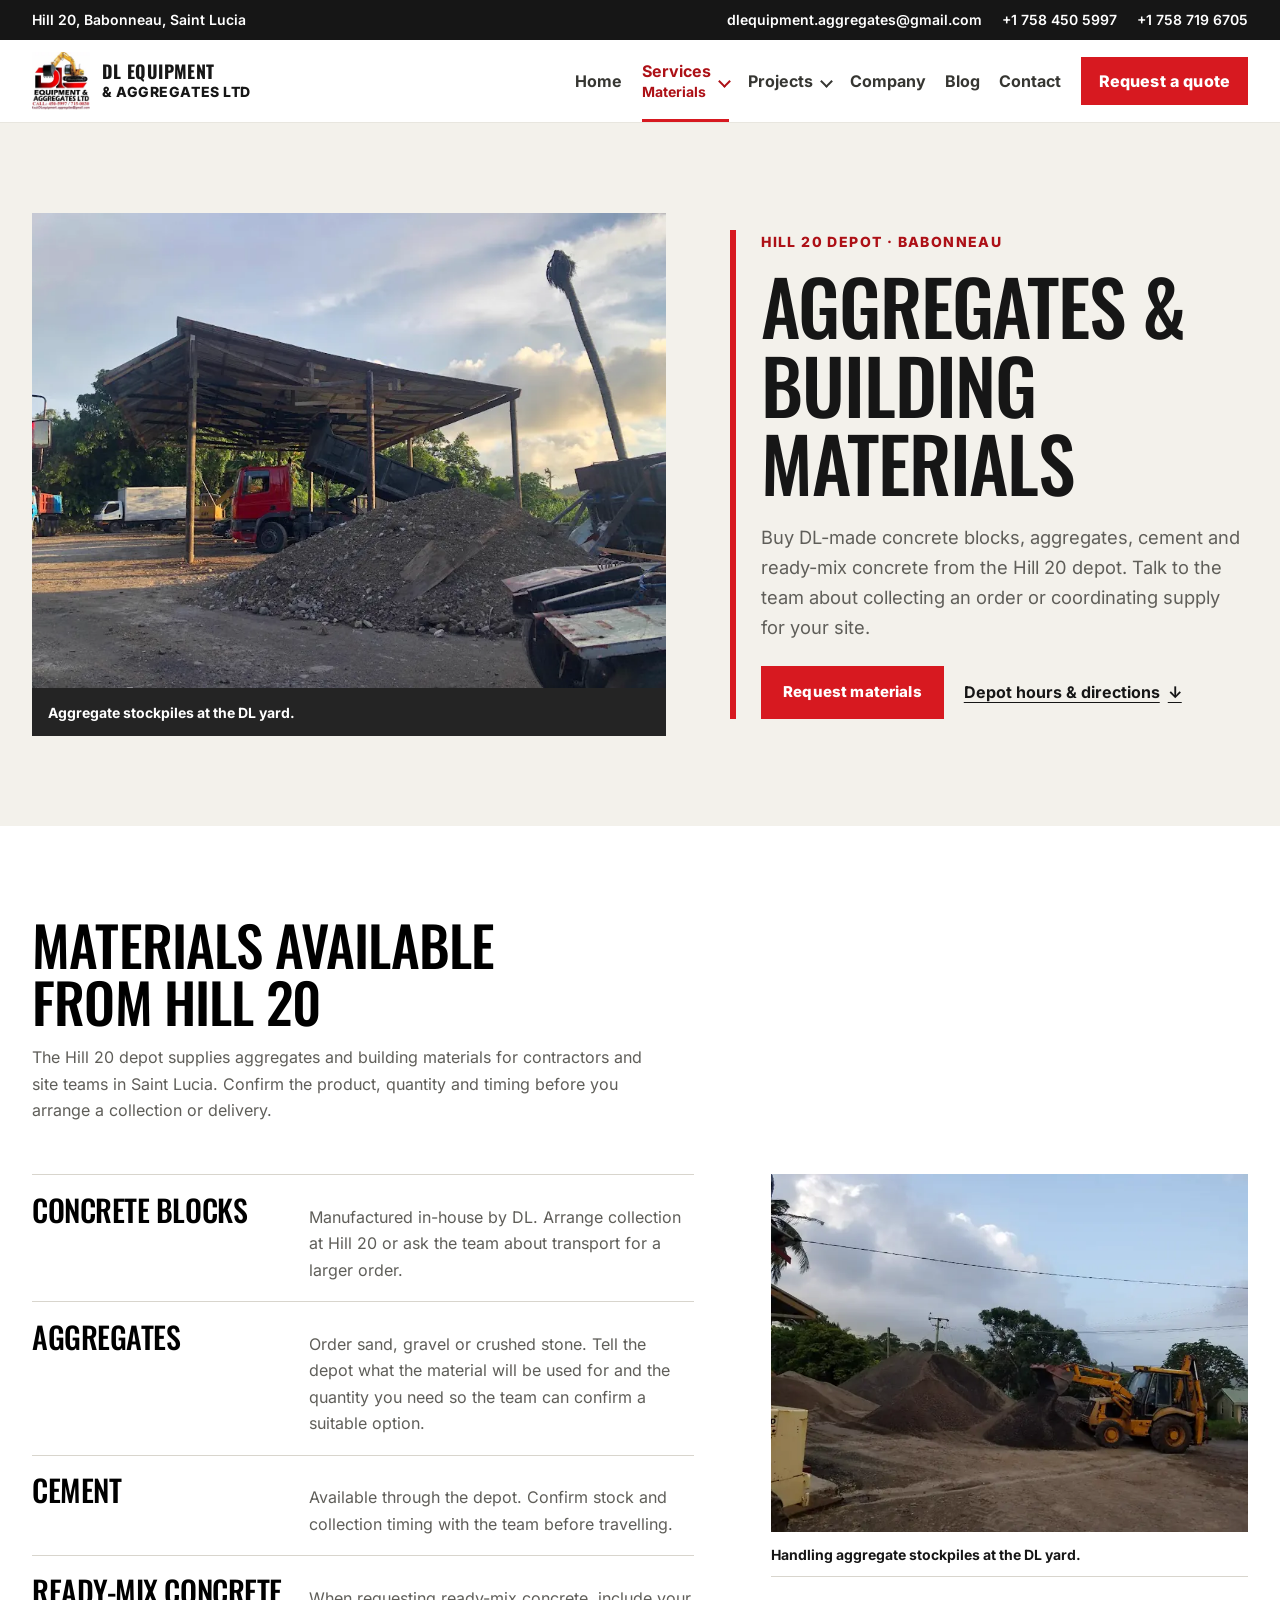
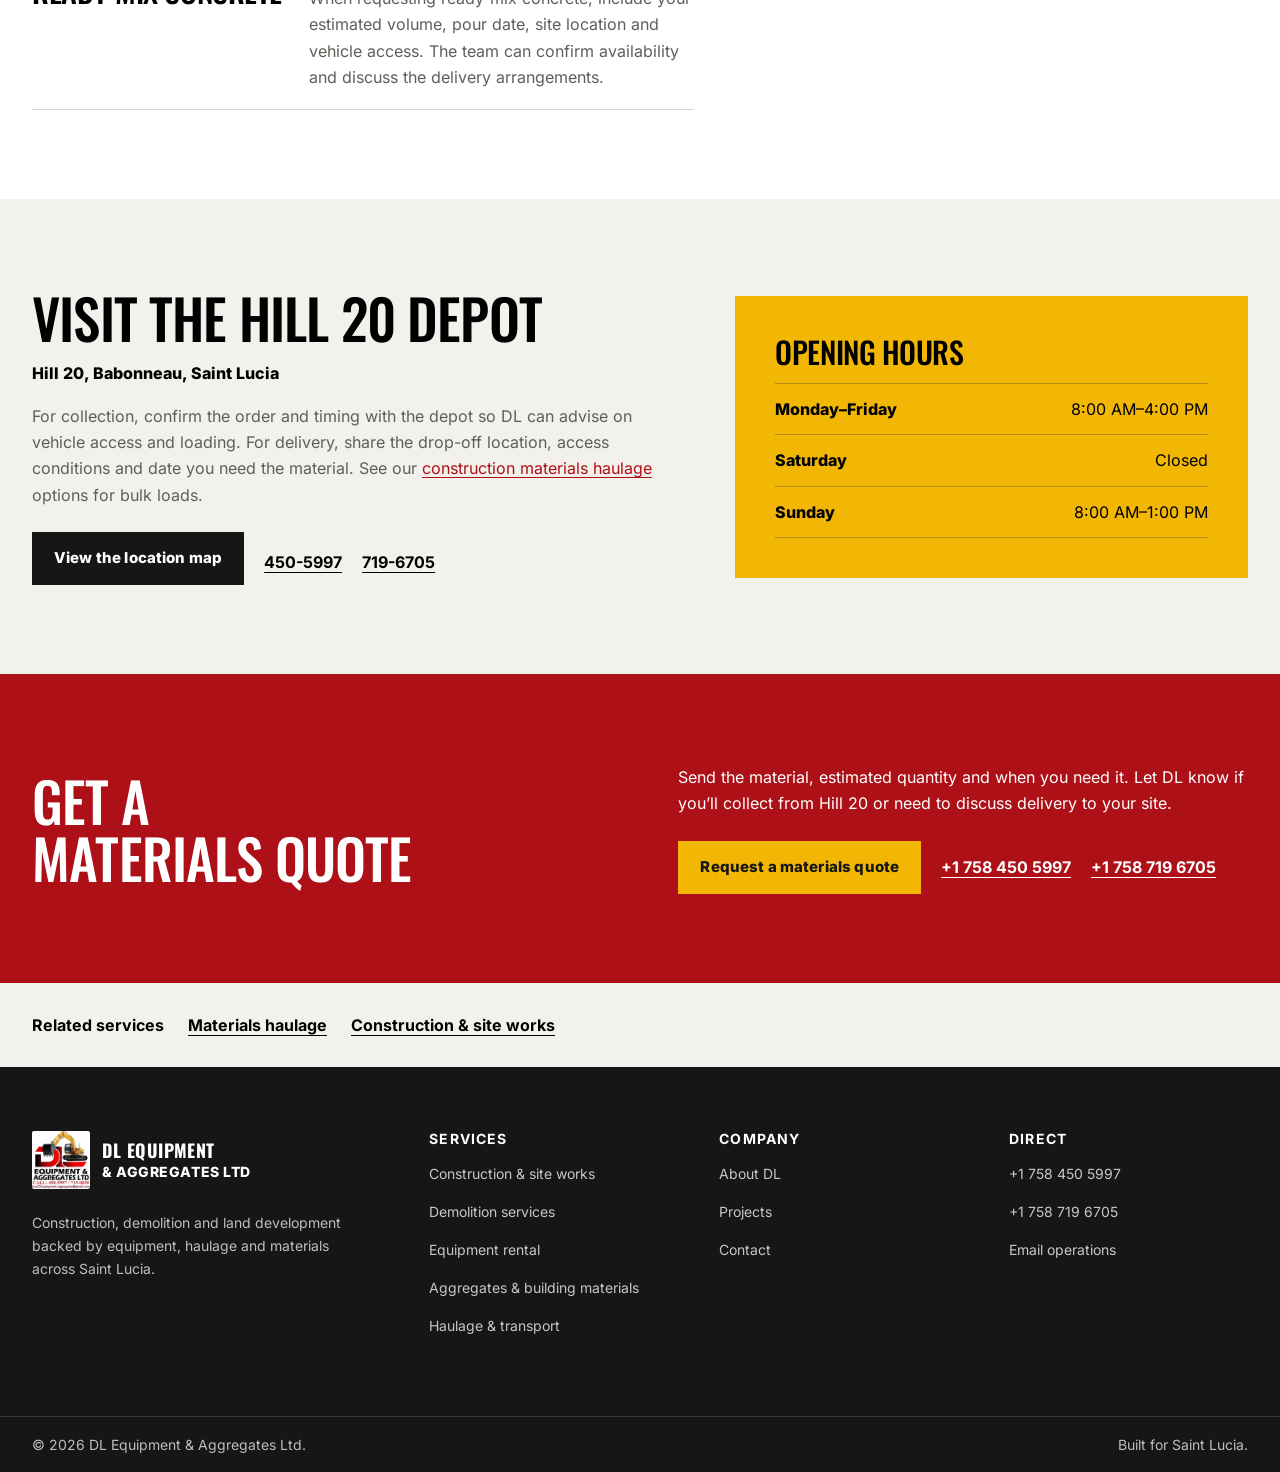
<file: aggregates-materials/index.html>
<!doctype html>
<html lang="en">
<head>
  <meta charset="utf-8">
  <meta name="viewport" content="width=device-width, initial-scale=1">
  <meta name="theme-color" content="#161616">
  <title>Aggregates &amp; Building Materials in Saint Lucia | DL</title>
  <meta name="description" content="Buy concrete blocks, sand, gravel, crushed stone, cement and ready-mix concrete from DL Equipment &amp; Aggregates at Hill 20 in Babonneau, Saint Lucia.">
  <link rel="canonical" href="https://dlequipmentaggregates.com/aggregates-materials/">
  <meta property="og:type" content="website">
  <meta property="og:url" content="https://dlequipmentaggregates.com/aggregates-materials/">
  <meta property="og:title" content="Aggregates &amp; Building Materials in Saint Lucia | DL">
  <meta property="og:description" content="Buy concrete blocks, sand, gravel, crushed stone, cement and ready-mix concrete from DL Equipment &amp; Aggregates at Hill 20 in Babonneau, Saint Lucia.">
  <meta property="og:image" content="https://dlequipmentaggregates.com/Content/images/aggregate-stockpiles-at-yard.webp">
  <link rel="stylesheet" href="../styles.css">
  <link rel="stylesheet" href="../service-pages.css">
  <link rel="icon" href="../logo.jpg" type="image/jpeg">
  <script type="application/ld+json">
{
  "@context": "https://schema.org",
  "@graph": [
    {
      "@type": "Service",
      "@id": "https://dlequipmentaggregates.com/aggregates-materials/#service",
      "name": "Aggregates and building materials",
      "url": "https://dlequipmentaggregates.com/aggregates-materials/",
      "description": "Buy concrete blocks, sand, gravel, crushed stone, cement and ready-mix concrete from DL Equipment & Aggregates at Hill 20 in Babonneau, Saint Lucia.",
      "provider": {
        "@id": "https://dlequipmentaggregates.com/#business"
      },
      "areaServed": {
        "@type": "Country",
        "name": "Saint Lucia"
      },
      "serviceType": [
        "Concrete block supply",
        "Aggregate supply",
        "Cement supply",
        "Ready-mix concrete supply"
      ]
    },
    {
      "@type": "BreadcrumbList",
      "itemListElement": [
        {
          "@type": "ListItem",
          "position": 1,
          "name": "Home",
          "item": "https://dlequipmentaggregates.com/"
        },
        {
          "@type": "ListItem",
          "position": 2,
          "name": "Aggregates and building materials",
          "item": "https://dlequipmentaggregates.com/aggregates-materials/"
        }
      ]
    }
  ]
}
  </script>
</head>
<body class="service-page">
  <a class="skip-link" href="#main">Skip to main content</a>
  <header class="site-header" id="top">
    <div class="utility-bar">
      <div class="shell utility-inner">
        <p class="utility-location">Hill 20, Babonneau, Saint Lucia</p>
        <div class="utility-links">
          <a class="utility-email" href="mailto:dlequipment.aggregates@gmail.com">dlequipment.aggregates@gmail.com</a>
          <a href="tel:+17584505997">+1 758 450 5997</a>
          <a href="tel:+17587196705">+1 758 719 6705</a>
        </div>
      </div>
    </div>
    <div class="nav-wrap">
      <div class="shell nav-inner">
        <a href="../" class="brand-lockup" aria-label="DL Equipment &amp; Aggregates Ltd home">
          <img src="../Content/images/dl-brand-logo-144w.webp" alt="" width="58" height="58">
          <span><strong>DL EQUIPMENT</strong><small>&amp; AGGREGATES LTD</small></span>
        </a>
        <button id="menuButton" class="menu-button" type="button" aria-label="Open navigation" aria-expanded="false" aria-controls="primaryNav">
          <span></span><span></span><span></span>
        </button>
        <nav id="primaryNav" class="primary-nav" aria-label="Primary navigation">
          <a class="nav-link" href="../">Home</a>
          <details class="nav-dropdown nav-dropdown-current" name="primary-menu">
            <summary class="nav-link">
              <span>Services<small>Materials</small></span>
            </summary>
            <div class="nav-dropdown-links">
              <a href="../#services">All services</a>
              <a href="../site-works/">Site Works</a>
              <a href="../demolition/">Demolition</a>
              <a href="../equipment-rental/">Equipment</a>
              <a href="./" aria-current="page">Materials</a>
              <a href="../haulage-services/">Haulage</a>
            </div>
          </details>
          <details class="nav-dropdown" name="primary-menu">
            <summary class="nav-link">Projects</summary>
            <div class="nav-dropdown-links">
              <a href="../projects/">All projects</a>
              <a href="../projects/#rex-st-lucia">Rex St. Lucia demolition</a>
              <a href="../projects/#buckeye-project">Buckeye Project</a>
              <a href="../projects/#lacroix-chabeaux">LaCroix Chabeaux Road Repairs</a>
              <a href="../projects/#queenslane-demolition">Queenslane demolition</a>
            </div>
          </details>
          <a class="nav-link" href="../about/">Company</a>
          <a class="nav-link" href="../blog/">Blog</a>
          <a class="nav-link" href="../#contact">Contact</a>
          <a class="btn btn-primary nav-quote" href="../#quote">Request a quote</a>
        </nav>
      </div>
    </div>
  </header>

  <main id="main">
    <section class="service-hero service-hero--materials" aria-labelledby="service-title">
      <div class="shell service-hero-grid">
        <div class="service-hero-copy">
          <p class="kicker">Hill 20 depot · Babonneau</p>
          <h1 id="service-title">Aggregates &amp; building materials</h1>
          <p>Buy DL-made concrete blocks, aggregates, cement and ready-mix concrete from the Hill 20 depot. Talk to the team about collecting an order or coordinating supply for your site.</p>
          <div class="service-actions">
            <a class="btn btn-primary" href="../#quote">Request materials</a>
            <a class="service-link" href="#depot">Depot hours &amp; directions <span aria-hidden="true">↓</span></a>
          </div>
        </div>
        <figure class="service-photo">
          <img src="../Content/images/aggregate-stockpiles-at-yard.webp" alt="Aggregate stockpiles beside the covered loading area at DL’s yard" width="859" height="644" fetchpriority="high">
          <figcaption>Aggregate stockpiles at the DL yard.</figcaption>
        </figure>
      </div>
    </section>

    <section class="section-pad" id="materials" aria-labelledby="materials-heading">
      <div class="shell">
        <div class="service-section-heading">
          <h2 id="materials-heading">Materials available from Hill&nbsp;20</h2>
          <p>The Hill 20 depot supplies aggregates and building materials for contractors and site teams in Saint Lucia. Confirm the product, quantity and timing before you arrange a collection or delivery.</p>
        </div>
        <div class="service-split service-catalogue-layout">
          <div class="service-records service-materials-list">
            <article>
              <h3>Concrete blocks</h3>
              <p>Manufactured in-house by DL. Arrange collection at Hill 20 or ask the team about transport for a larger order.</p>
            </article>
            <article>
              <h3>Aggregates</h3>
              <p>Order sand, gravel or crushed stone. Tell the depot what the material will be used for and the quantity you need so the team can confirm a suitable option.</p>
            </article>
            <article>
              <h3>Cement</h3>
              <p>Available through the depot. Confirm stock and collection timing with the team before travelling.</p>
            </article>
            <article>
              <h3>Ready-mix concrete</h3>
              <p>When requesting ready-mix concrete, include your estimated volume, pour date, site location and vehicle access. The team can confirm availability and discuss the delivery arrangements.</p>
            </article>
          </div>
          <figure class="service-photo service-catalogue-photo">
            <img src="../Content/images/loader-handling-aggregates.webp" alt="A yellow loader tipping aggregate onto a stockpile" width="800" height="600" loading="lazy" decoding="async">
            <figcaption>Handling aggregate stockpiles at the DL yard.</figcaption>
          </figure>
        </div>
      </div>
    </section>

    <section class="service-feature section-pad" id="depot" aria-labelledby="depot-heading">
      <div class="shell service-split service-feature-grid">
        <div class="service-feature-copy">
          <h2 id="depot-heading">Visit the Hill 20 depot</h2>
          <address>Hill 20, Babonneau, Saint Lucia</address>
          <p>For collection, confirm the order and timing with the depot so DL can advise on vehicle access and loading. For delivery, share the drop-off location, access conditions and date you need the material. See our <a href="../haulage-services/">construction materials haulage</a> options for bulk loads.</p>
          <div class="service-actions">
            <a class="btn btn-dark" href="../#contact">View the location map</a>
            <a class="service-link" href="tel:+17584505997">450-5997</a>
            <a class="service-link" href="tel:+17587196705">719-6705</a>
          </div>
        </div>
        <div class="service-depot-hours">
          <h3>Opening hours</h3>
          <dl class="hours">
            <div><dt>Monday–Friday</dt><dd>8:00 AM–4:00 PM</dd></div>
            <div><dt>Saturday</dt><dd>Closed</dd></div>
            <div><dt>Sunday</dt><dd>8:00 AM–1:00 PM</dd></div>
          </dl>
        </div>
      </div>
    </section>

    <section class="service-cta section-pad" aria-labelledby="enquiry-heading">
      <div class="shell service-split service-cta-grid">
        <h2 id="enquiry-heading">Get a materials quote</h2>
        <div>
          <p>Send the material, estimated quantity and when you need it. Let DL know if you’ll collect from Hill 20 or need to discuss delivery to your site.</p>
          <div class="service-actions">
            <a class="btn" href="../#quote">Request a materials quote</a>
            <a class="service-link" href="tel:+17584505997">+1 758 450 5997</a>
            <a class="service-link" href="tel:+17587196705">+1 758 719 6705</a>
          </div>
        </div>
      </div>
    </section>
    <nav class="service-related" aria-label="Related services">
      <div class="shell">
        <strong>Related services</strong>
        <a class="service-link" href="../haulage-services/">Materials haulage</a>
        <a class="service-link" href="../site-works/">Construction &amp; site works</a>
      </div>
    </nav>
  </main>

  <footer class="footer">
    <div class="shell service-footer-grid">
      <div>
        <a href="../" class="brand-lockup brand-lockup-footer">
          <img src="../Content/images/dl-brand-logo-144w.webp" alt="" width="58" height="58">
          <span><strong>DL EQUIPMENT</strong><small>&amp; AGGREGATES LTD</small></span>
        </a>
        <p>Construction, demolition and land development backed by equipment, haulage and materials across Saint Lucia.</p>
      </div>
      <div>
        <h2>Services</h2>
        <a href="../site-works/">Construction &amp; site works</a>
        <a href="../demolition/">Demolition services</a>
        <a href="../equipment-rental/">Equipment rental</a>
        <a href="../aggregates-materials/">Aggregates &amp; building materials</a>
        <a href="../haulage-services/">Haulage &amp; transport</a>
      </div>
      <div>
        <h2>Company</h2>
        <a href="../about/">About DL</a>
        <a href="../projects/">Projects</a>
        <a href="../#contact">Contact</a>
      </div>
      <div>
        <h2>Direct</h2>
        <a href="tel:+17584505997">+1 758 450 5997</a>
        <a href="tel:+17587196705">+1 758 719 6705</a>
        <a href="mailto:dlequipment.aggregates@gmail.com">Email operations</a>
      </div>
    </div>
    <div class="footer-base service-footer-base">
      <div class="shell">
        <p>© <span id="year"></span> DL Equipment &amp; Aggregates Ltd.</p>
        <p>Built for Saint Lucia.</p>
      </div>
    </div>
  </footer>
  <div class="mobile-action-bar" aria-label="Quick actions">
    <a href="tel:+17584505997">Call now</a>
    <a href="../#quote">Request quote</a>
  </div>
  <script src="../script.js" defer></script>
</body>
</html>
</file>
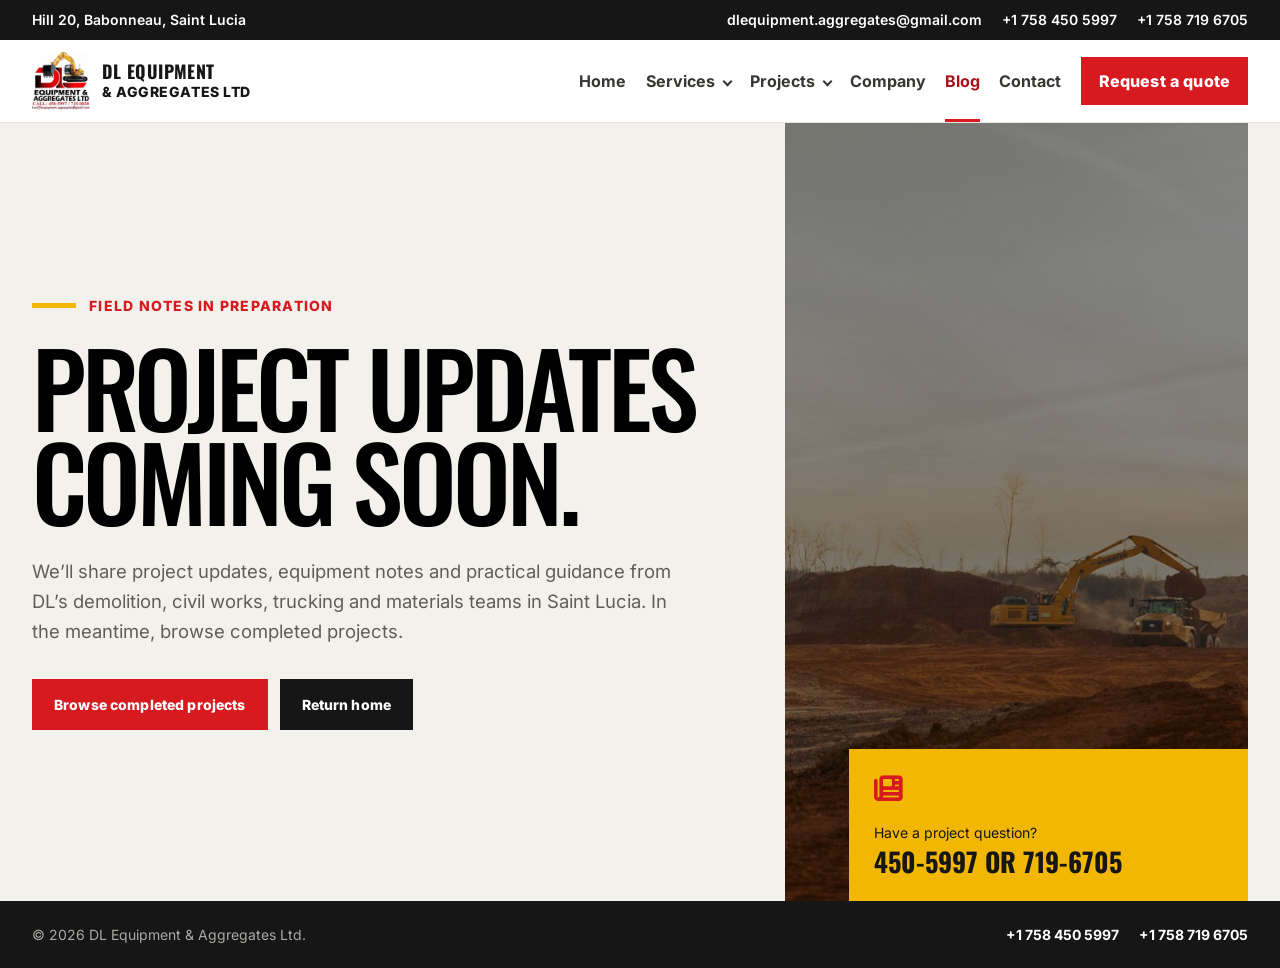
<file: blog/index.html>
<!doctype html>
<html lang="en"><head><meta charset="utf-8"><meta name="viewport" content="width=device-width,initial-scale=1"><title>Construction Updates St. Lucia | DL Equipment Blog</title><meta name="description" content="DL Equipment project updates, equipment notes and construction material guides are coming soon. Follow the company's work across St. Lucia."><link rel="canonical" href="https://dlequipmentaggregates.com/blog/"><link rel="stylesheet" href="https://cdnjs.cloudflare.com/ajax/libs/font-awesome/6.5.2/css/all.min.css" integrity="sha384-PPIZEGYM1v8zp5Py7UjFb79S58UeqCL9pYVnVPURKEqvioPROaVAJKKLzvH2rDnI" crossorigin="anonymous" referrerpolicy="no-referrer"><link rel="stylesheet" href="../tailwind.css"><link rel="stylesheet" href="../styles.css"><link rel="stylesheet" href="../coming-soon.css"><link rel="icon" href="../logo.jpg" type="image/jpeg"><meta name="robots" content="noindex, follow">
</head>
<body class="coming-body"><a class="skip-link" href="#main">Skip to main content</a>  <header class="site-header" id="top">
    <div class="utility-bar">
      <div class="shell utility-inner">
        <p class="utility-location">Hill 20, Babonneau, Saint Lucia</p>
        <div class="utility-links">
          <a class="utility-email" href="mailto:dlequipment.aggregates@gmail.com">dlequipment.aggregates@gmail.com</a>
          <a href="tel:+17584505997">+1 758 450 5997</a>
          <a href="tel:+17587196705">+1 758 719 6705</a>
        </div>
      </div>
    </div>
    <div class="nav-wrap">
      <div class="shell nav-inner">
        <a href="../" class="brand-lockup" aria-label="DL Equipment &amp; Aggregates Ltd home">
          <img src="../Content/images/dl-brand-logo-144w.webp" alt="" width="58" height="58">
          <span><strong>DL EQUIPMENT</strong><small>&amp; AGGREGATES LTD</small></span>
        </a>
        <button id="menuButton" class="menu-button" type="button" aria-label="Open navigation" aria-expanded="false" aria-controls="primaryNav">
          <span></span><span></span><span></span>
        </button>
        <nav id="primaryNav" class="primary-nav" aria-label="Primary navigation">
          <a class="nav-link" href="../">Home</a>
          <details class="nav-dropdown" name="primary-menu">
            <summary class="nav-link">
              <span>Services</span>
            </summary>
            <div class="nav-dropdown-links">
              <a href="../#services">All services</a>
              <a href="../site-works/">Site Works</a>
              <a href="../demolition/">Demolition</a>
              <a href="../equipment-rental/">Equipment</a>
              <a href="../aggregates-materials/">Materials</a>
              <a href="../haulage-services/">Haulage</a>
            </div>
          </details>
          <details class="nav-dropdown" name="primary-menu">
            <summary class="nav-link">Projects</summary>
            <div class="nav-dropdown-links">
              <a href="../projects/">All projects</a>
              <a href="../projects/#rex-st-lucia">Rex St. Lucia demolition</a>
              <a href="../projects/#buckeye-project">Buckeye Project</a>
              <a href="../projects/#lacroix-chabeaux">LaCroix Chabeaux Road Repairs</a>
              <a href="../projects/#queenslane-demolition">Queenslane demolition</a>
            </div>
          </details>
          <a class="nav-link" href="../about/">Company</a>
          <a class="nav-link" href="./" aria-current="page">Blog</a>
          <a class="nav-link" href="../#contact">Contact</a>
          <a class="btn btn-primary nav-quote" href="../#quote">Request a quote</a>
        </nav>
      </div>
    </div>
  </header><main id="main" class="coming-page"><div class="shell coming-grid"><section class="coming-copy"><p class="cs-status">Field notes in preparation</p><h1>Project updates coming soon.</h1><p>We’ll share project updates, equipment notes and practical guidance from DL’s demolition, civil works, trucking and materials teams in Saint Lucia. In the meantime, browse completed projects.</p><div class="cs-actions"><a class="btn btn-primary" href="../projects/">Browse completed projects</a><a class="btn btn-dark" href="../">Return home</a></div></section><aside class="cs-field" aria-label="Construction field update"><div class="cs-field-note"><i class="fa-solid fa-newspaper" aria-hidden="true"></i><span>Have a project question?<strong>450-5997 or 719-6705</strong></span></div></aside></div></main><footer class="cs-footer"><div class="shell"><span>© <span id="year"></span> DL Equipment &amp; Aggregates Ltd.</span><div class="cs-phones"><a href="tel:+17584505997">+1 758 450 5997</a><a href="tel:+17587196705">+1 758 719 6705</a></div></div></footer><script src="../script.js" defer></script></body></html>
</file>
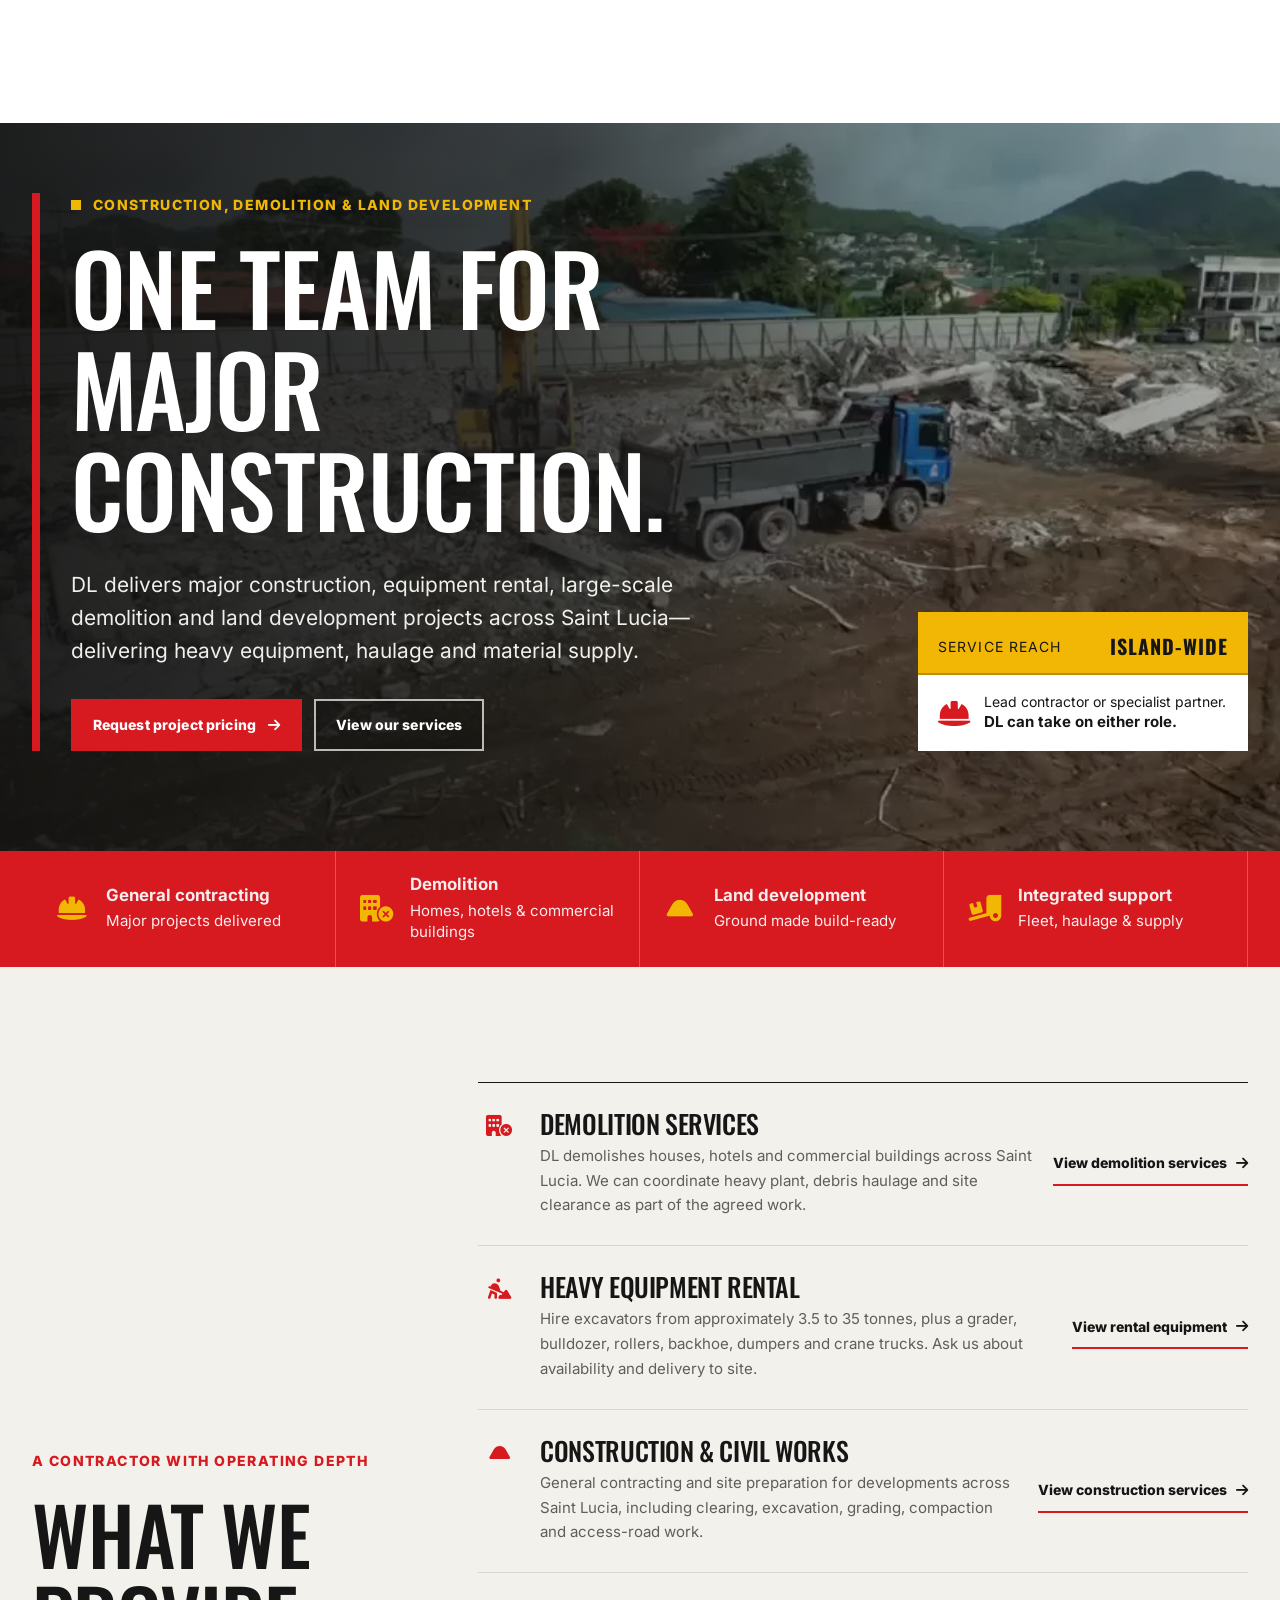
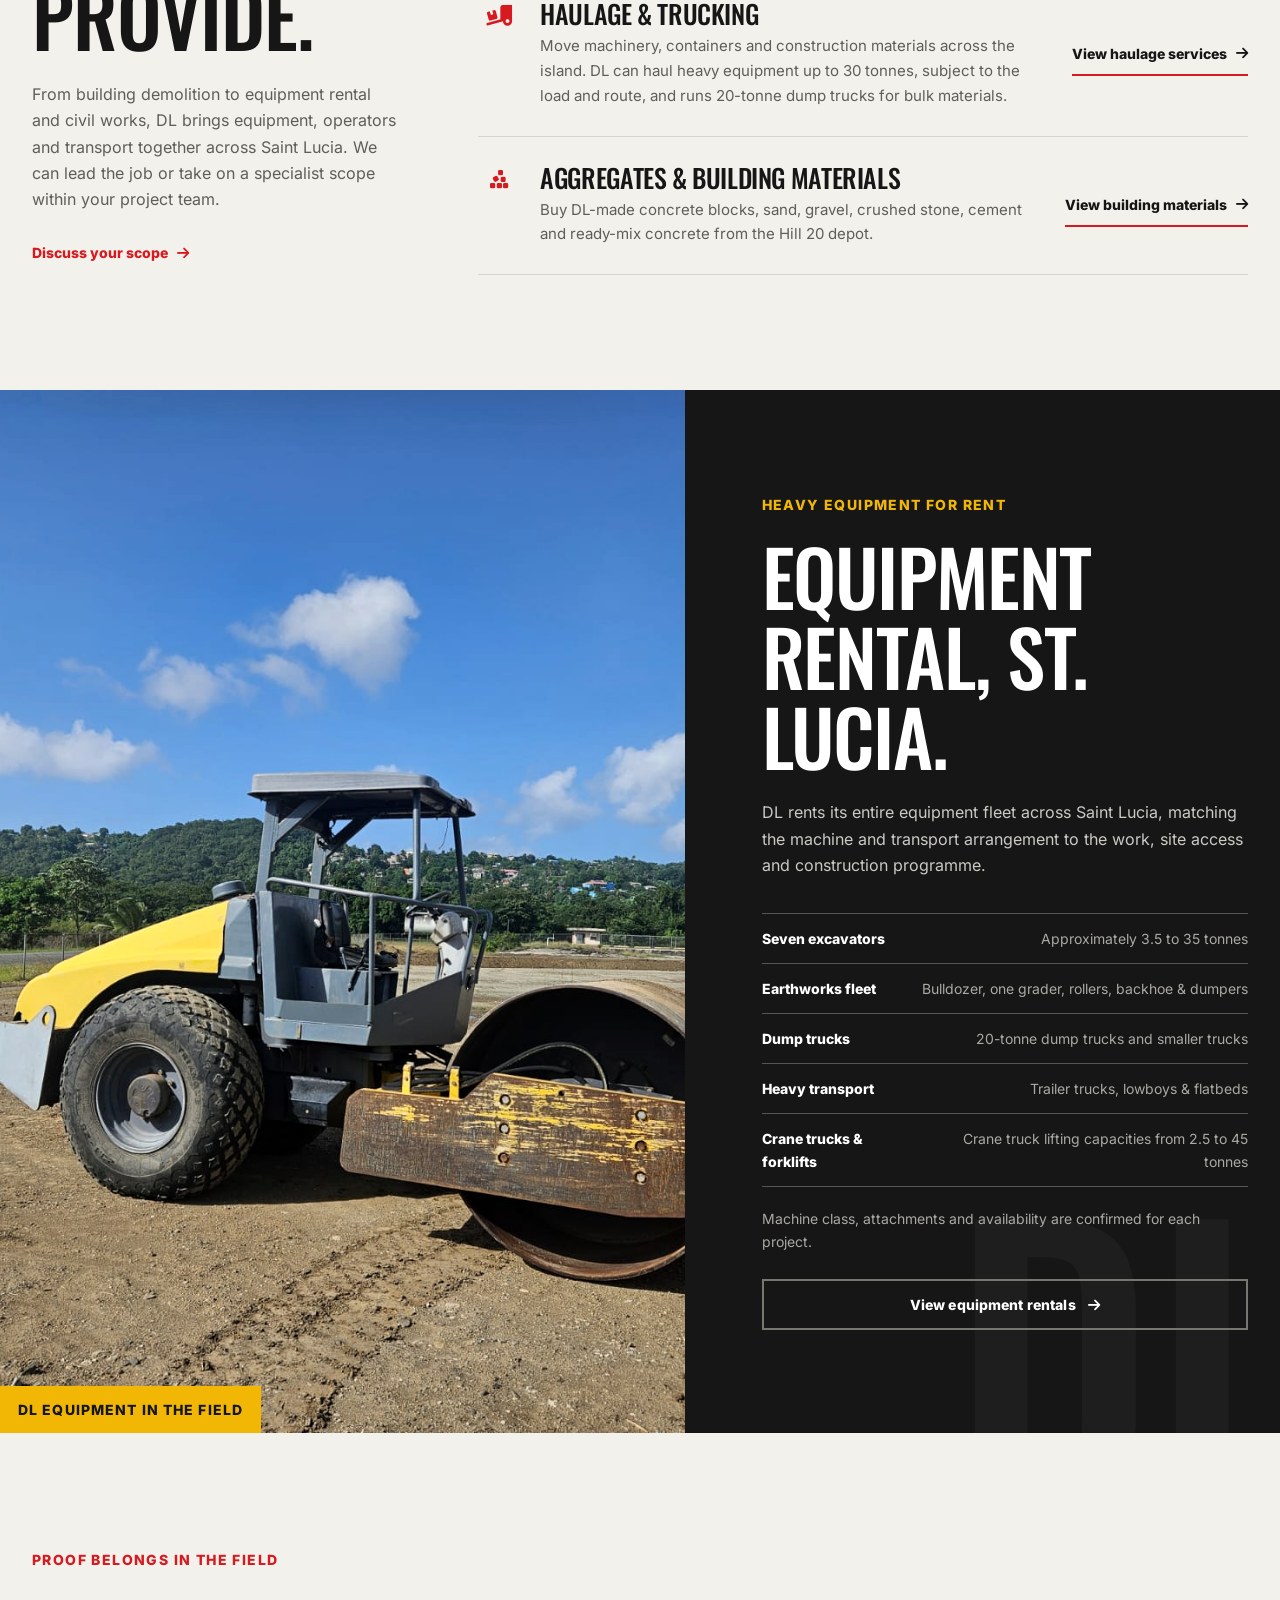
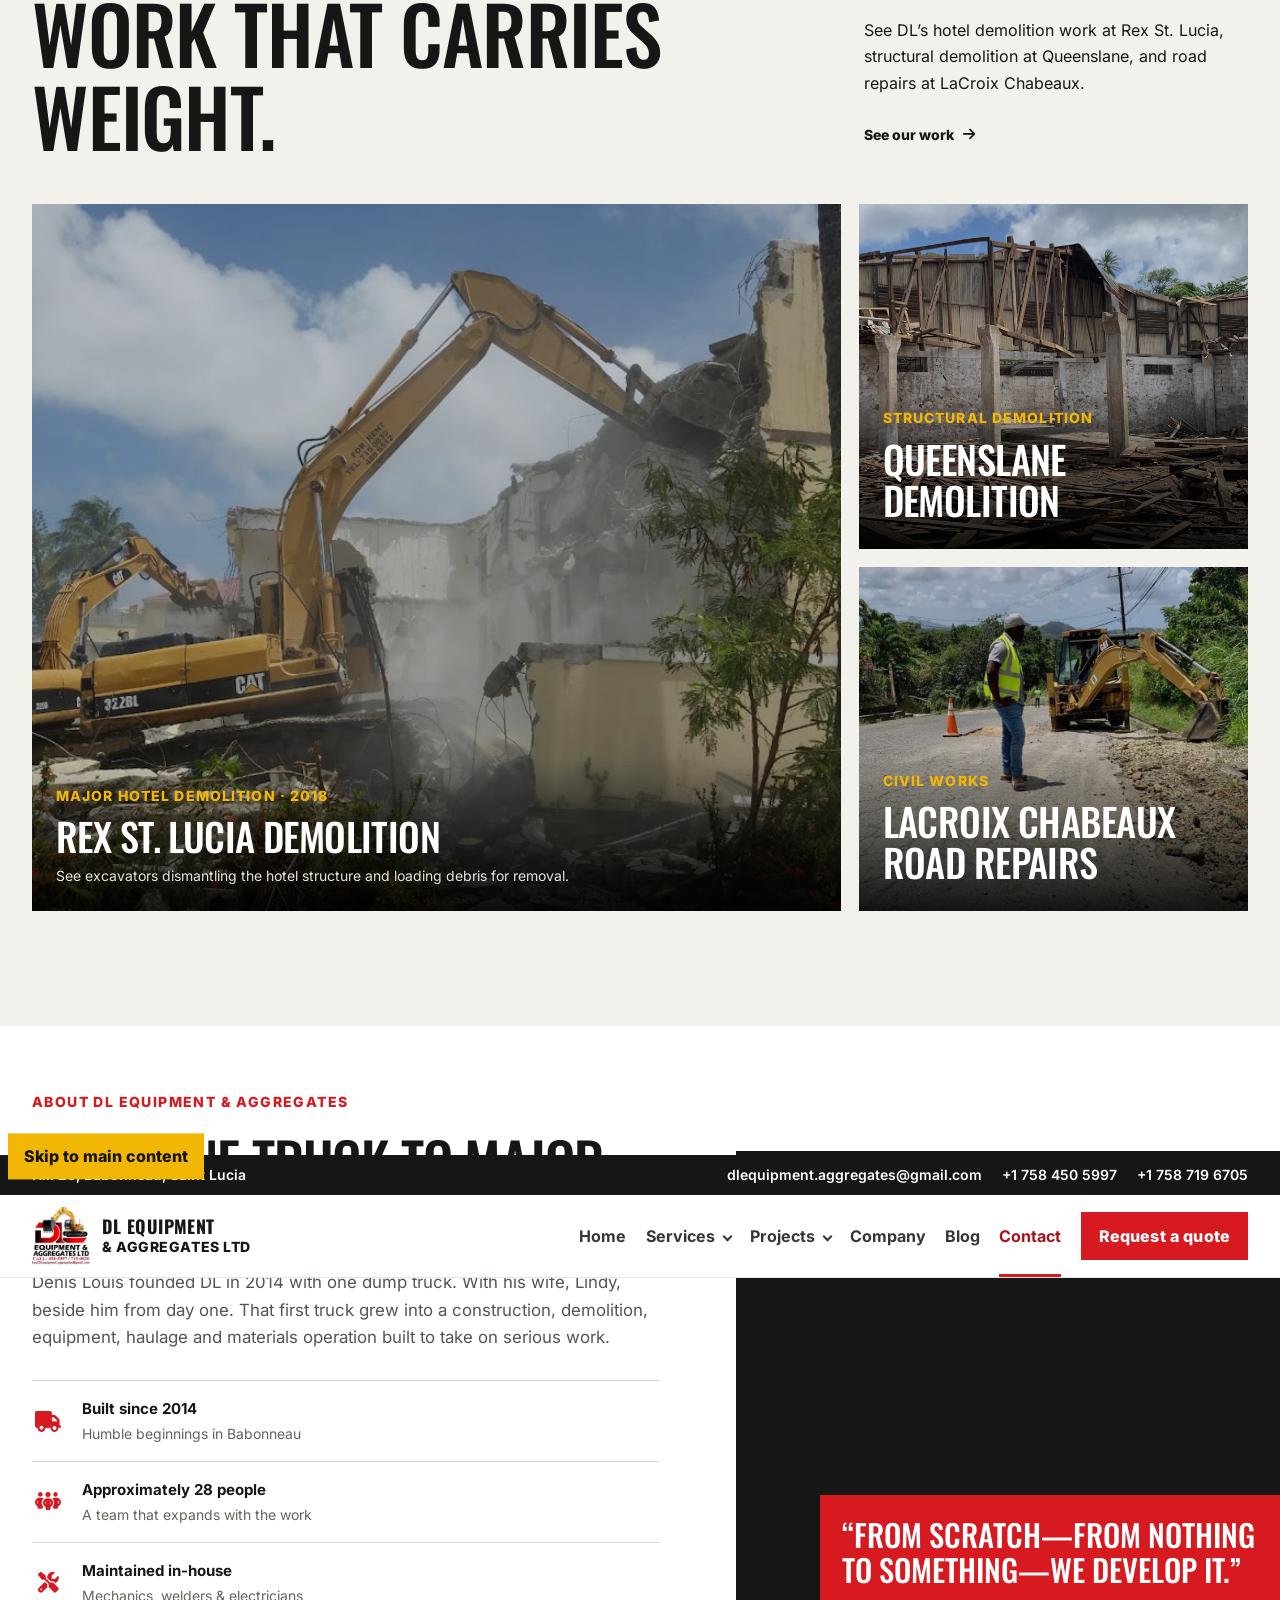
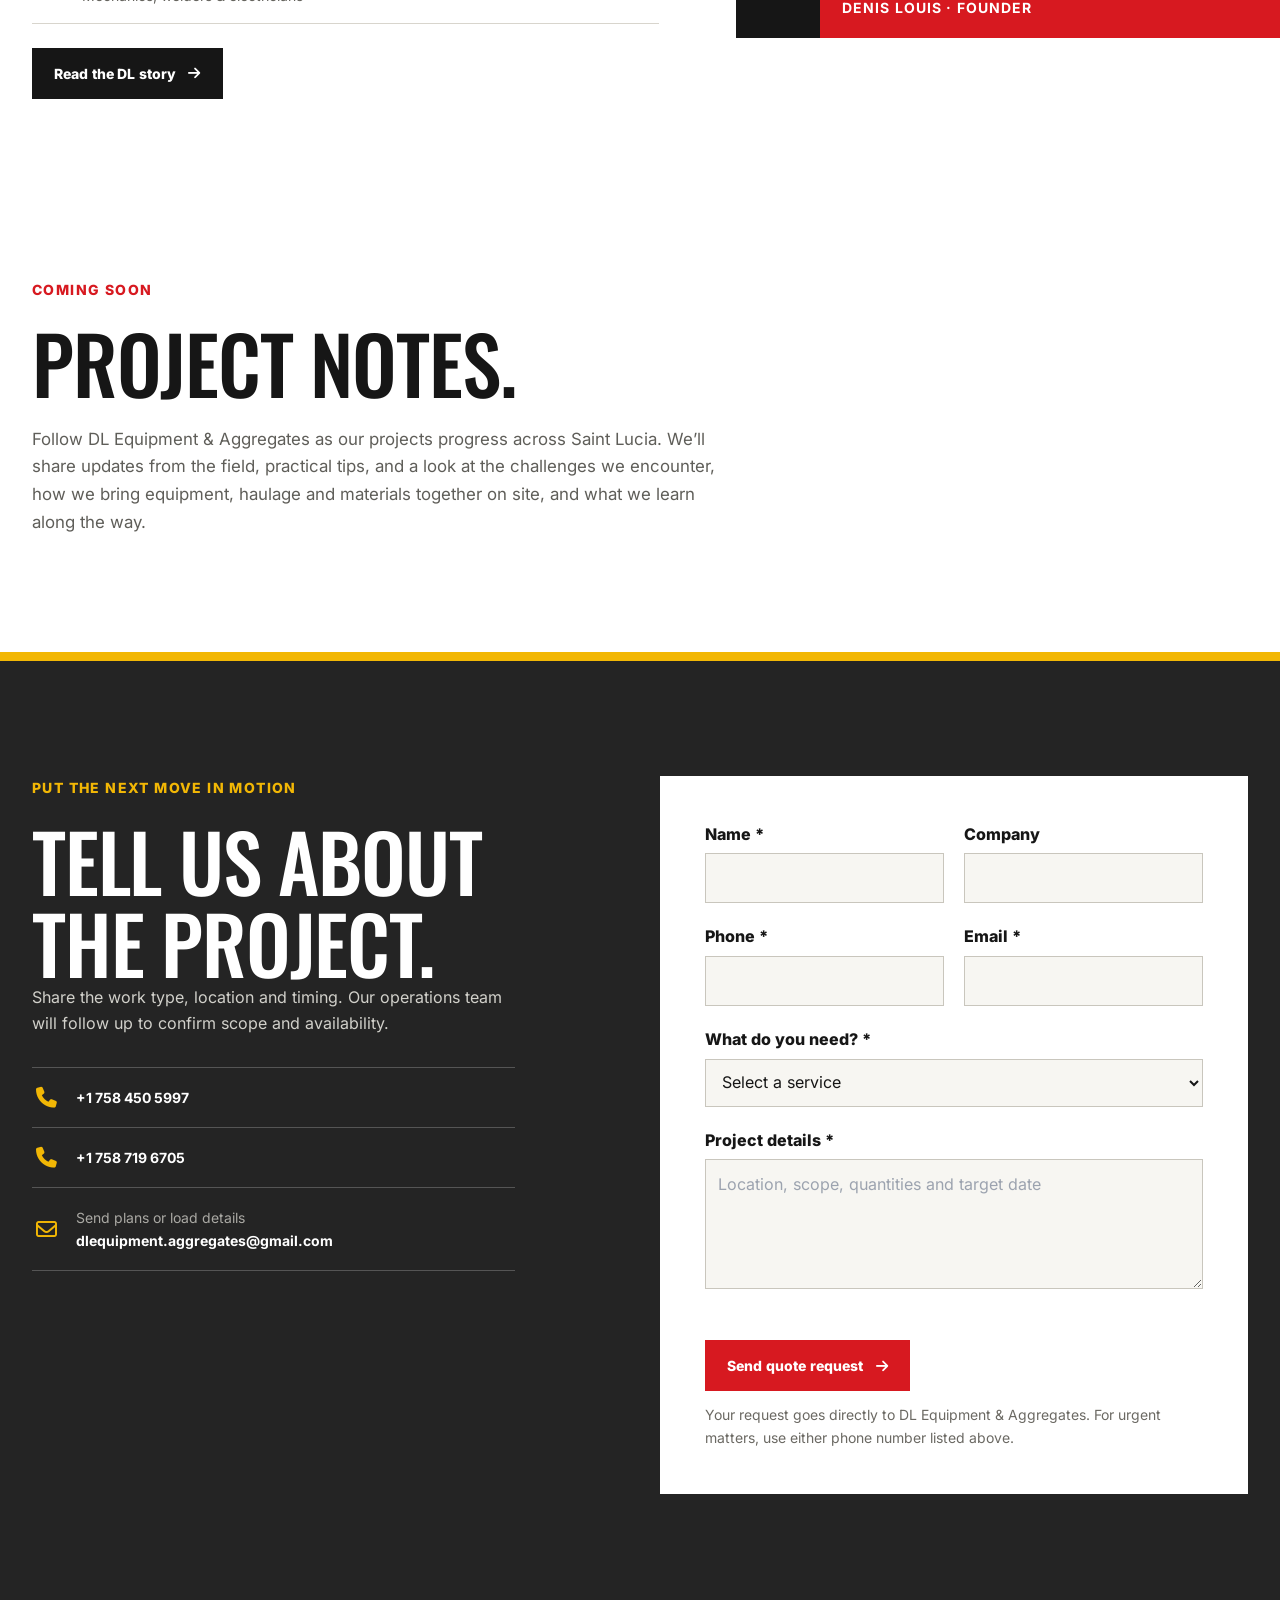
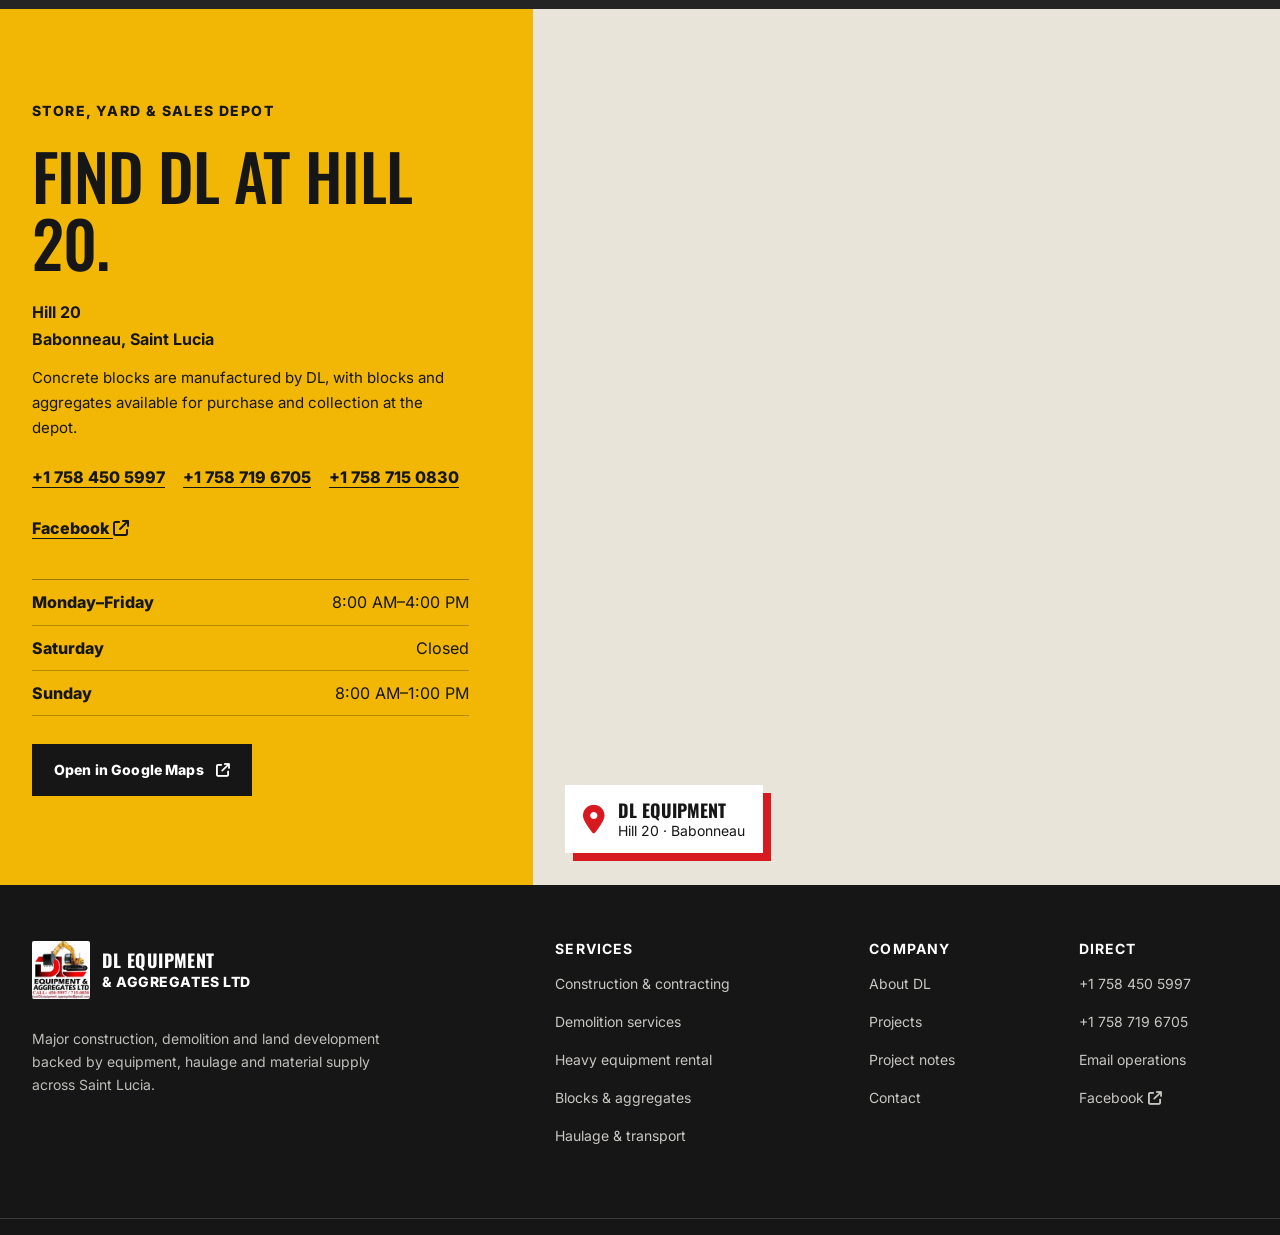
<file: contact/index.html>
<!doctype html>
<html lang="en">
<head>
  <meta charset="utf-8">
  <meta name="viewport" content="width=device-width,initial-scale=1">
  <title>Contact DL Equipment &amp; Aggregates | St. Lucia</title>
  <meta name="description" content="Reach DL Equipment &amp; Aggregates at Hill 20, Babonneau, for demolition, heavy equipment rental, civil works, haulage and building materials.">
  <link rel="canonical" href="https://dlequipmentaggregates.com/">
  <meta http-equiv="refresh" content="0; url=../#contact">
  <link rel="stylesheet" href="https://cdnjs.cloudflare.com/ajax/libs/font-awesome/6.5.2/css/all.min.css" integrity="sha384-PPIZEGYM1v8zp5Py7UjFb79S58UeqCL9pYVnVPURKEqvioPROaVAJKKLzvH2rDnI" crossorigin="anonymous" referrerpolicy="no-referrer">
  <link rel="stylesheet" href="../tailwind.css">
  <link rel="stylesheet" href="../styles.css">
  <link rel="stylesheet" href="../coming-soon.css">
  <link rel="icon" href="../logo.jpg" type="image/jpeg">
</head>
<body class="coming-body">
  <a class="skip-link" href="#main">Skip to main content</a>
  <header class="site-header" id="top">
    <div class="utility-bar">
      <div class="shell utility-inner">
        <p class="utility-location">Hill 20, Babonneau, Saint Lucia</p>
        <div class="utility-links">
          <a class="utility-email" href="mailto:dlequipment.aggregates@gmail.com">dlequipment.aggregates@gmail.com</a>
          <a href="tel:+17584505997">+1 758 450 5997</a>
          <a href="tel:+17587196705">+1 758 719 6705</a>
        </div>
      </div>
    </div>
    <div class="nav-wrap">
      <div class="shell nav-inner">
        <a href="../" class="brand-lockup" aria-label="DL Equipment &amp; Aggregates Ltd home">
          <img src="../Content/images/dl-brand-logo-144w.webp" alt="" width="58" height="58">
          <span><strong>DL EQUIPMENT</strong><small>&amp; AGGREGATES LTD</small></span>
        </a>
        <button id="menuButton" class="menu-button" type="button" aria-label="Open navigation" aria-expanded="false" aria-controls="primaryNav">
          <span></span><span></span><span></span>
        </button>
        <nav id="primaryNav" class="primary-nav" aria-label="Primary navigation">
          <a class="nav-link" href="../">Home</a>
          <details class="nav-dropdown" name="primary-menu">
            <summary class="nav-link">
              <span>Services</span>
            </summary>
            <div class="nav-dropdown-links">
              <a href="../#services">All services</a>
              <a href="../site-works/">Site Works</a>
              <a href="../demolition/">Demolition</a>
              <a href="../equipment-rental/">Equipment</a>
              <a href="../aggregates-materials/">Materials</a>
              <a href="../haulage-services/">Haulage</a>
            </div>
          </details>
          <details class="nav-dropdown" name="primary-menu">
            <summary class="nav-link">Projects</summary>
            <div class="nav-dropdown-links">
              <a href="../projects/">All projects</a>
              <a href="../projects/#rex-st-lucia">Rex St. Lucia demolition</a>
              <a href="../projects/#buckeye-project">Buckeye Project</a>
              <a href="../projects/#lacroix-chabeaux">LaCroix Chabeaux Road Repairs</a>
              <a href="../projects/#queenslane-demolition">Queenslane demolition</a>
            </div>
          </details>
          <a class="nav-link" href="../about/">Company</a>
          <a class="nav-link" href="../blog/">Blog</a>
          <a class="nav-link" href="./" aria-current="page">Contact</a>
          <a class="btn btn-primary nav-quote" href="../#quote">Request a quote</a>
        </nav>
      </div>
    </div>
  </header>
  <main id="main" class="coming-page"><div class="shell coming-grid"><section class="coming-copy"><p class="cs-status">Contact page in development</p><h1>Talk to DL about the work.</h1><p>Call <a class="contact-fallback-phone" href="tel:+17584505997">+1 758 450 5997</a> or <a class="contact-fallback-phone" href="tel:+17587196705">+1 758 719 6705</a>, email dlequipment.aggregates@gmail.com, or visit the Hill 20 store, yard and sales depot in Babonneau. Store hours are Monday–Friday, 8:00 AM–4:00 PM, and Sunday, 8:00 AM–1:00 PM. The depot is closed on Saturday.</p><div class="cs-actions"><a class="btn btn-primary" href="tel:+17584505997">Call operations</a><a class="btn btn-dark" href="../#contact">View directions</a></div></section><aside class="cs-field" aria-label="DL Equipment store, yard and sales depot"><div class="cs-field-note"><i class="fa-solid fa-location-dot" aria-hidden="true"></i><span>Hill 20, Babonneau<strong>450-5997 or 719-6705</strong></span></div></aside></div></main>
  <footer class="cs-footer"><div class="shell"><span>© <span id="year"></span> DL Equipment &amp; Aggregates Ltd.</span><a href="mailto:dlequipment.aggregates@gmail.com">Email operations</a></div></footer>
  <script src="../script.js" defer></script>
</body>
</html>
</file>
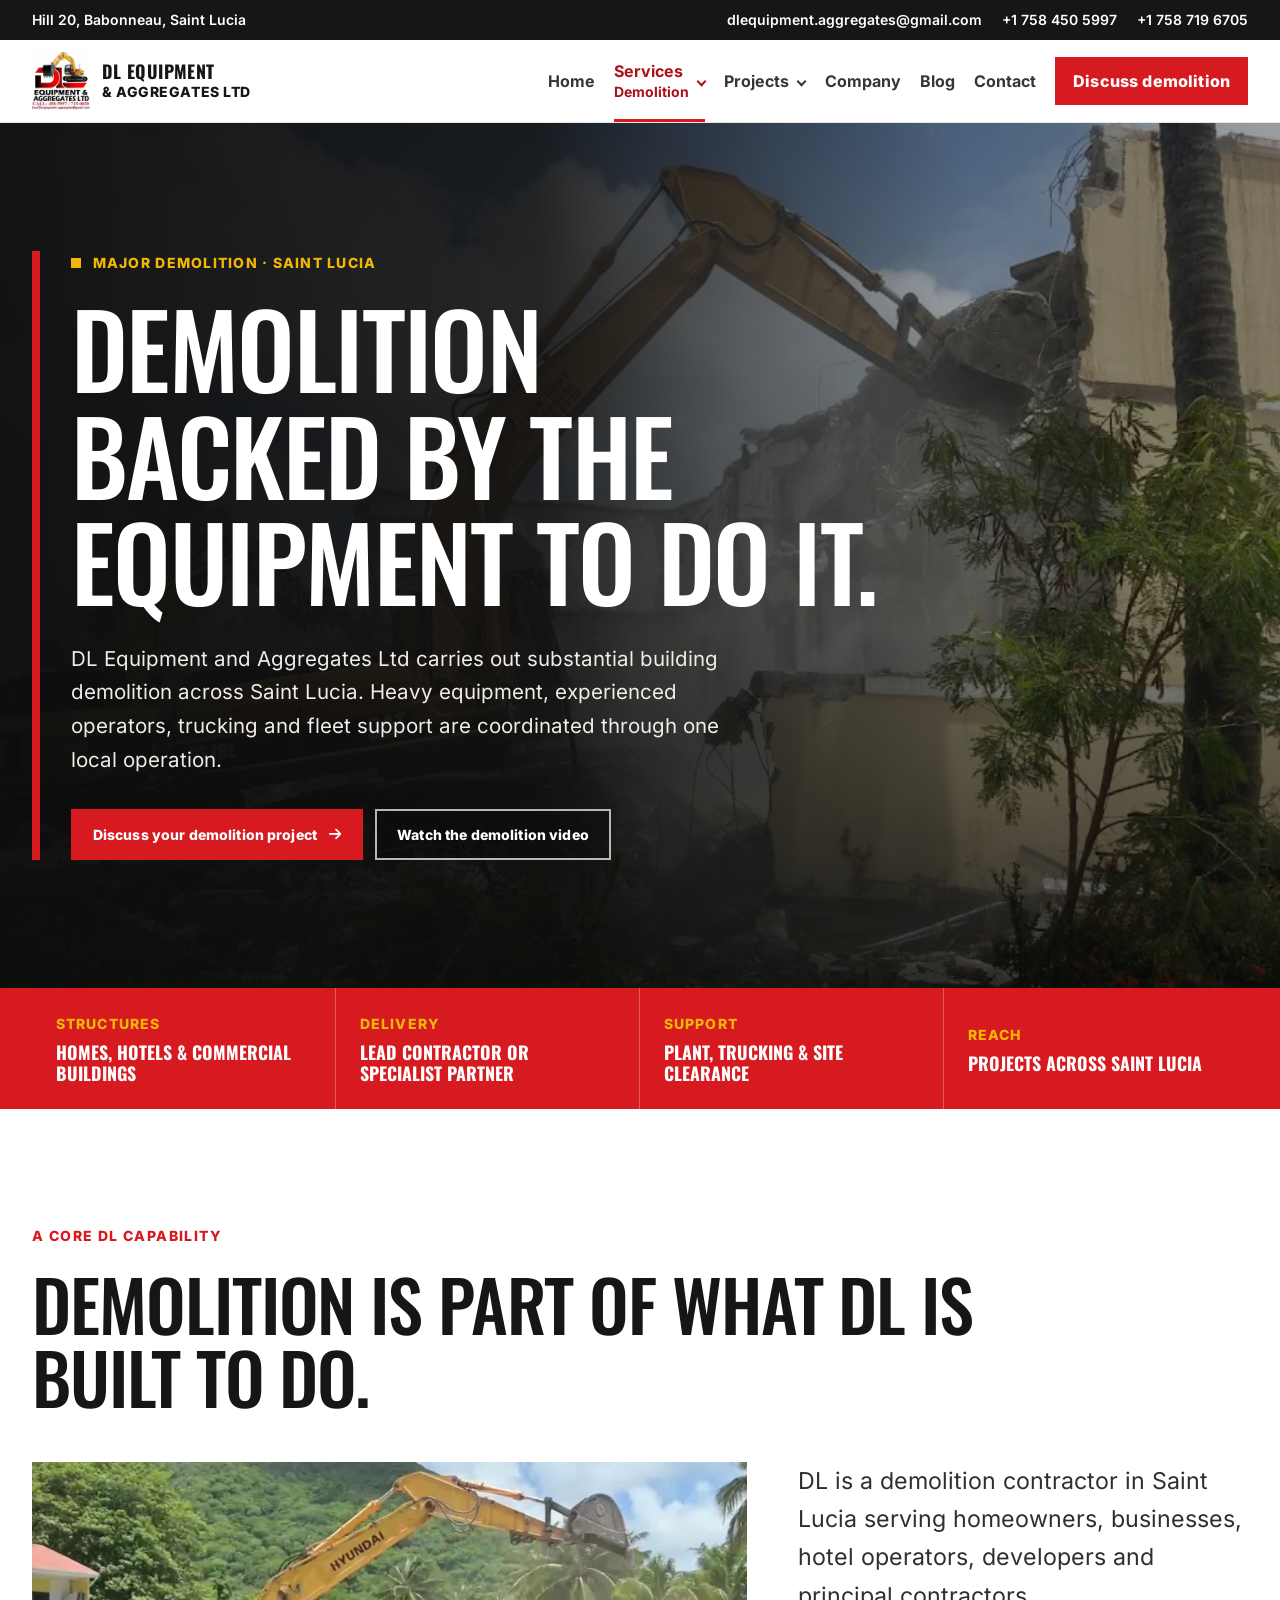
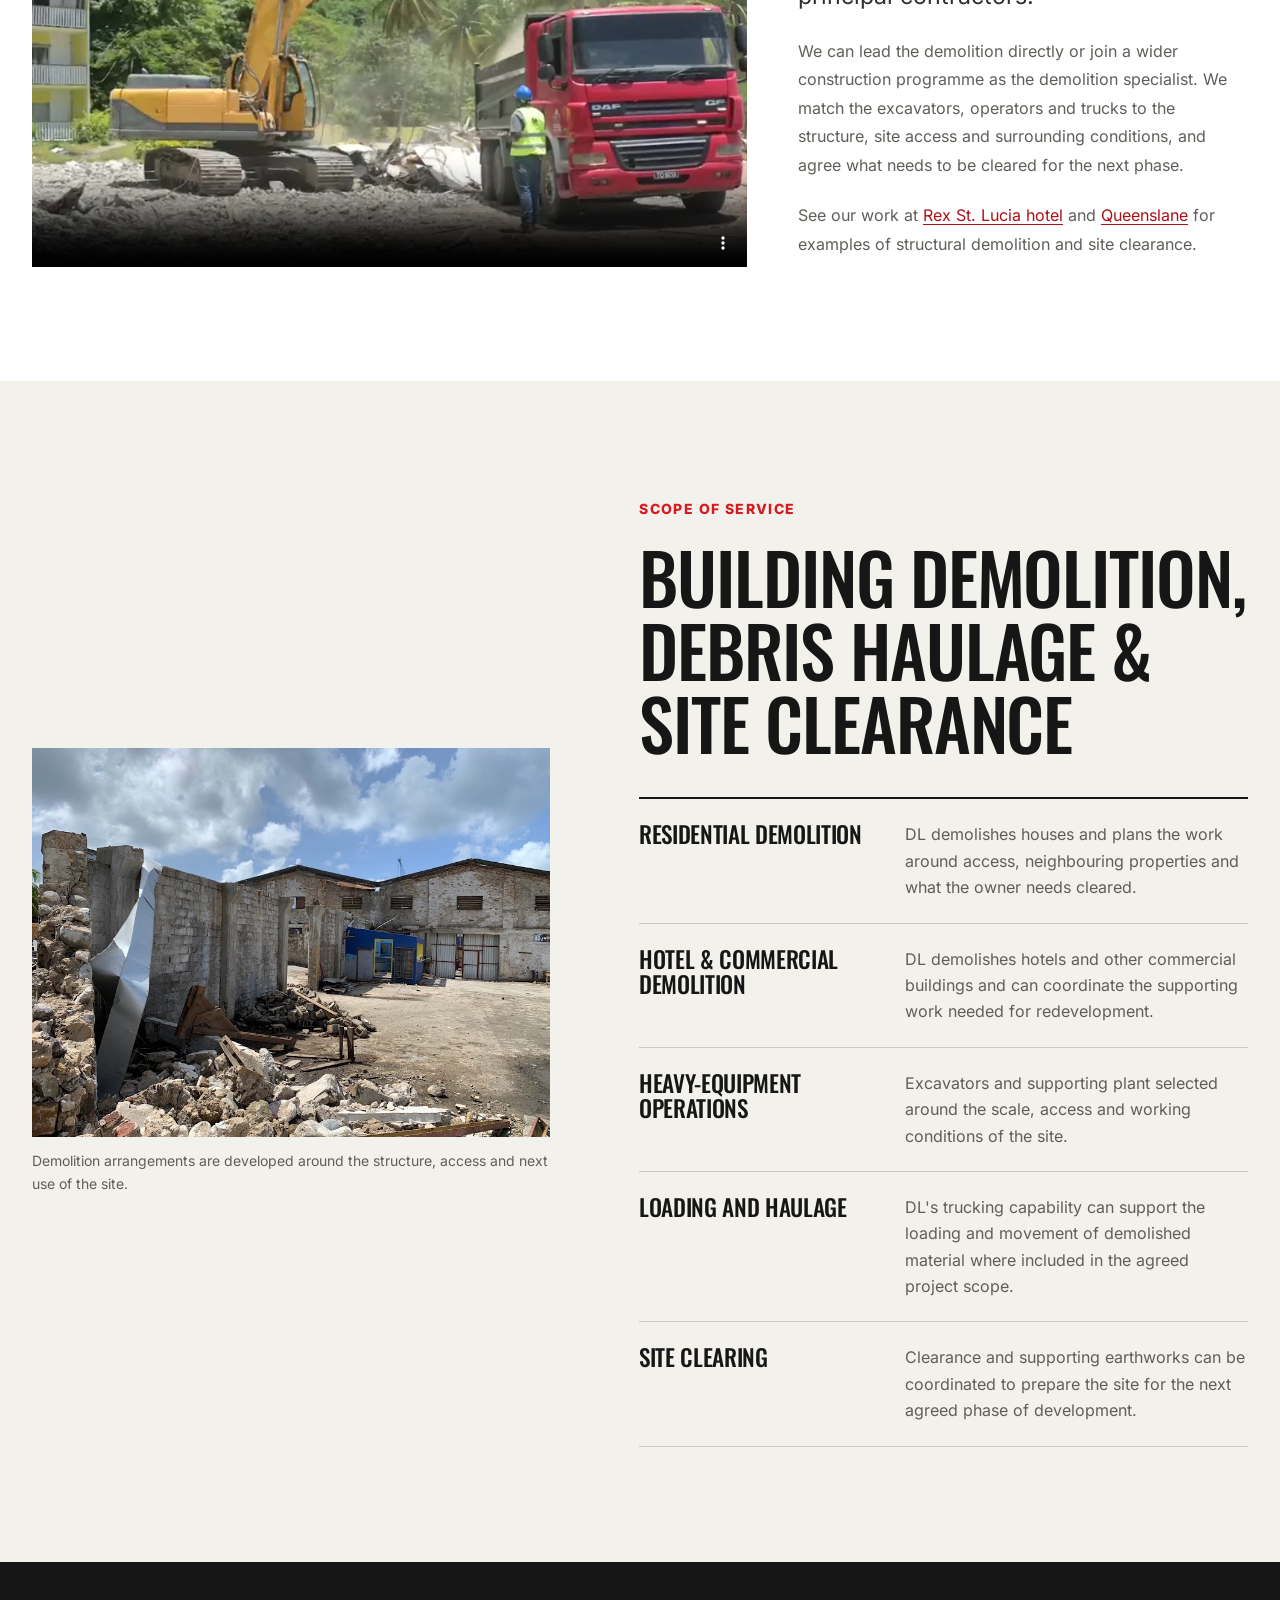
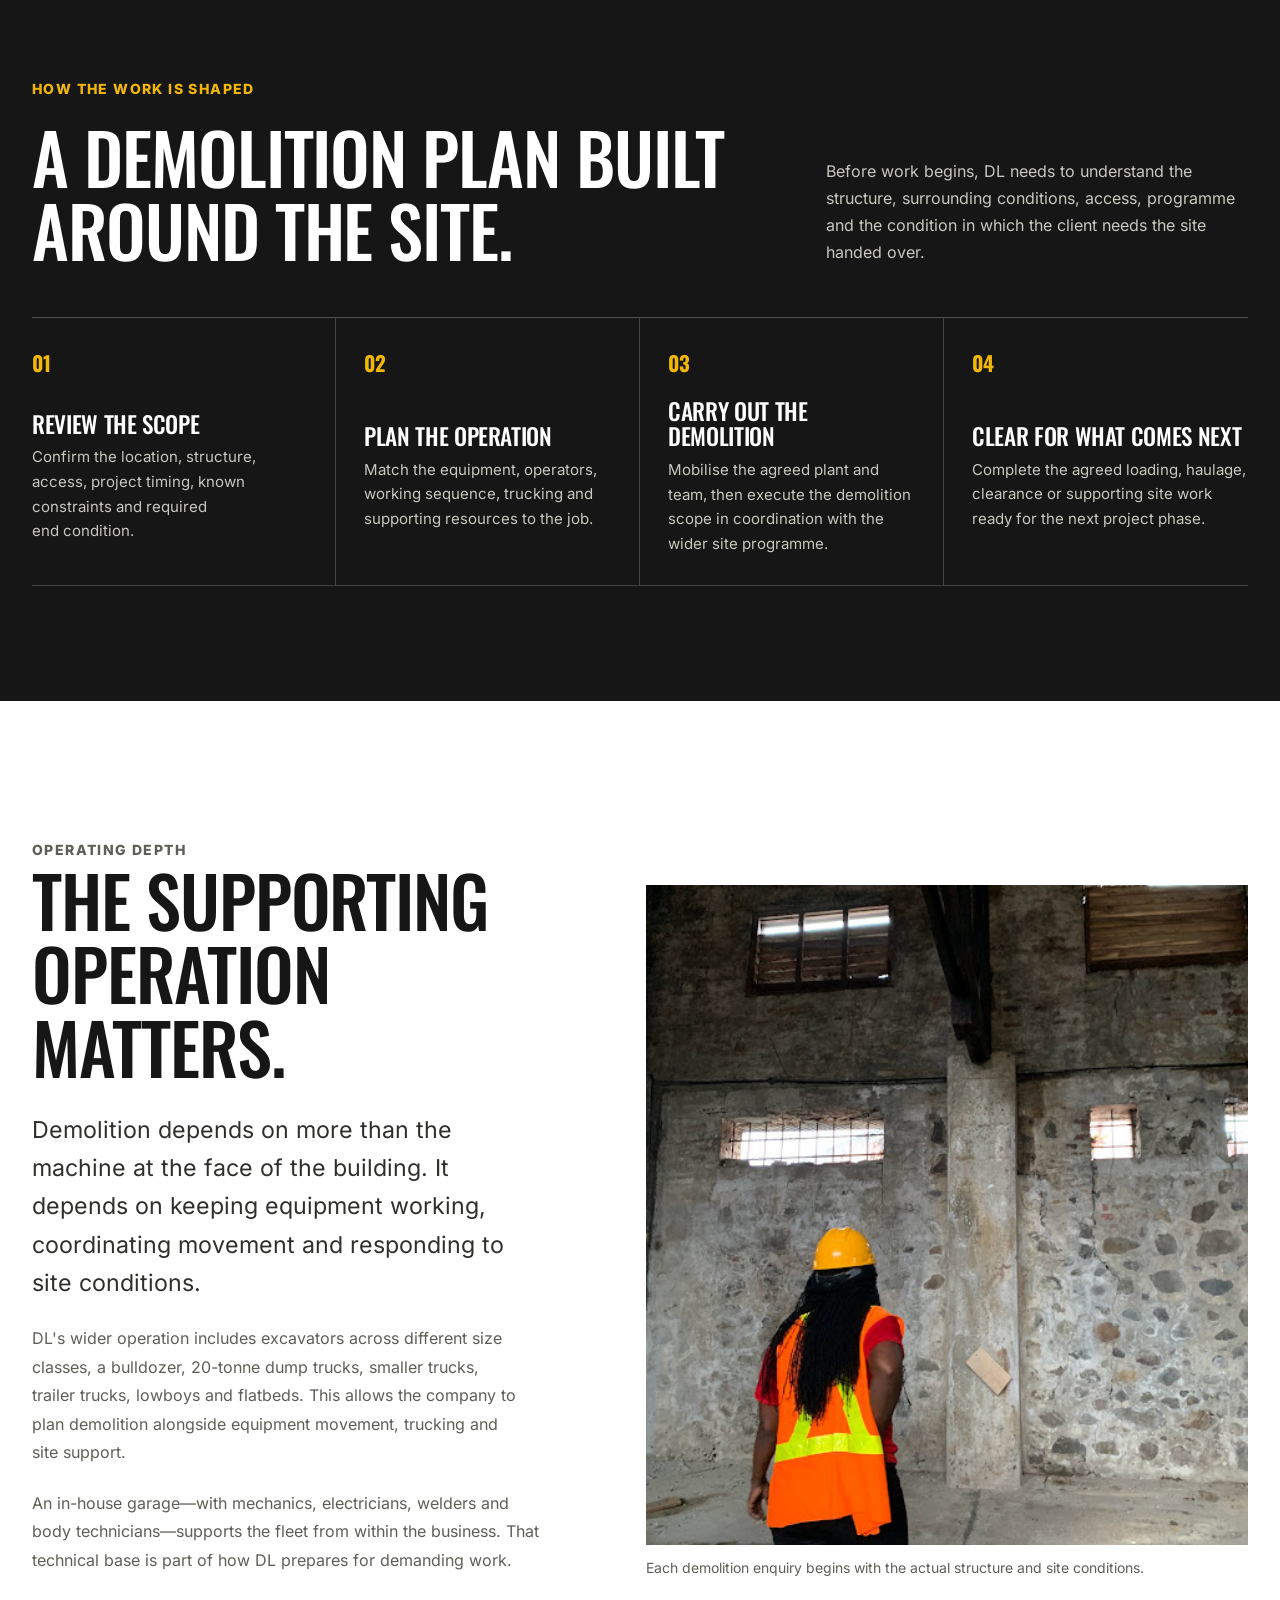
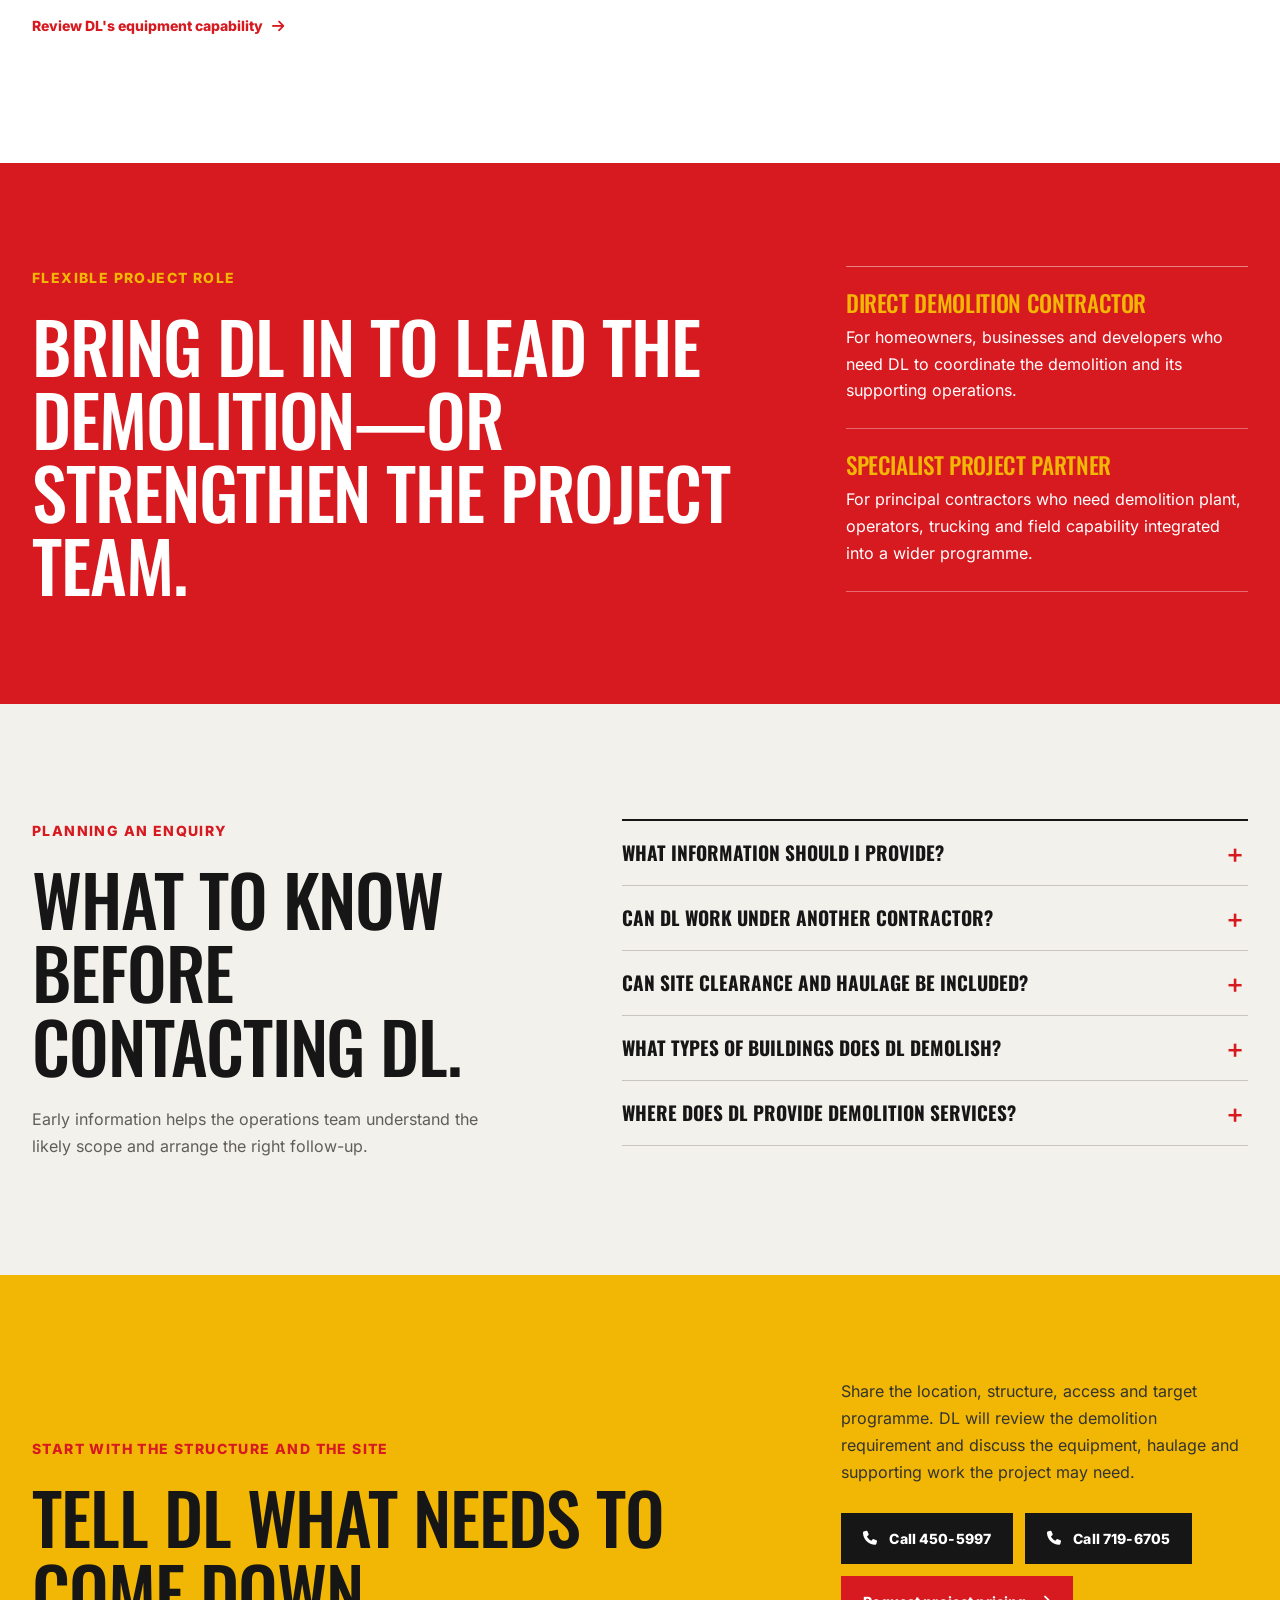
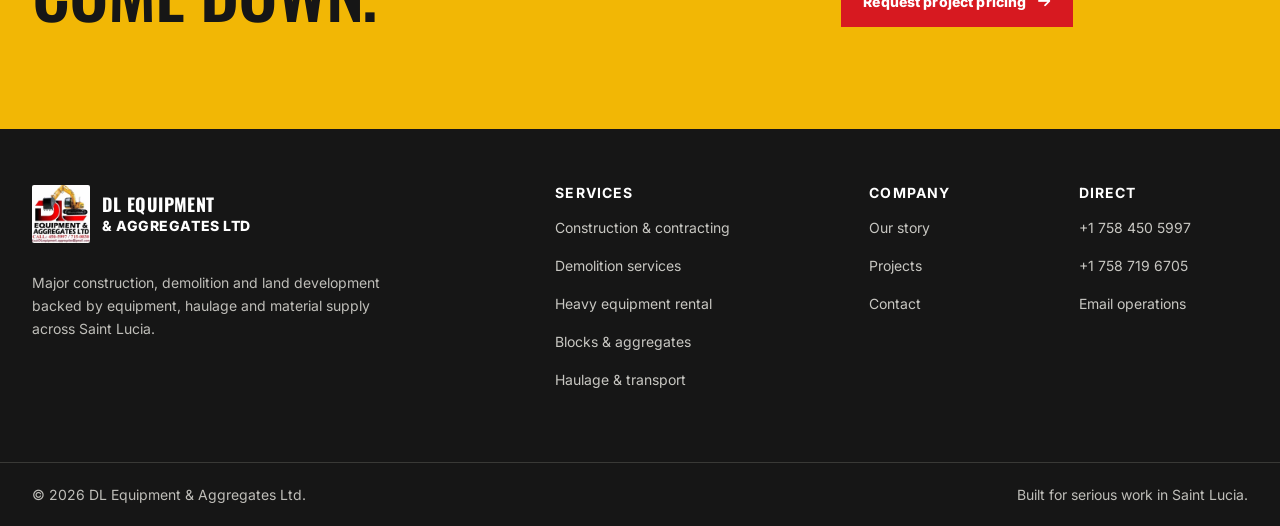
<file: demolition/index.html>
<!doctype html>
<html lang="en">
<head>
  <meta charset="utf-8">
  <meta name="viewport" content="width=device-width,initial-scale=1">
  <title>Demolition Services in Saint Lucia | DL Equipment</title>
  <meta name="description" content="DL provides residential, hotel and commercial demolition in Saint Lucia. Ask about building demolition, debris haulage and site clearance.">
  <meta name="theme-color" content="#161616">
  <link rel="canonical" href="https://dlequipmentaggregates.com/demolition/">
  <meta property="og:type" content="website">
  <meta property="og:url" content="https://dlequipmentaggregates.com/demolition/">
  <meta property="og:title" content="Demolition Services in Saint Lucia | DL Equipment">
  <meta property="og:description" content="DL provides residential, hotel and commercial demolition in Saint Lucia. Ask about building demolition, debris haulage and site clearance.">
  <meta property="og:image" content="https://dlequipmentaggregates.com/Content/images/demolition-services-overview-poster.webp">
  <link rel="stylesheet" href="https://cdnjs.cloudflare.com/ajax/libs/font-awesome/6.5.2/css/all.min.css" integrity="sha384-PPIZEGYM1v8zp5Py7UjFb79S58UeqCL9pYVnVPURKEqvioPROaVAJKKLzvH2rDnI" crossorigin="anonymous" referrerpolicy="no-referrer">
  <link rel="stylesheet" href="../tailwind.css">
  <link rel="stylesheet" href="../styles.css">
  <link rel="stylesheet" href="demolition.css">
  <link rel="icon" href="../logo.jpg" type="image/jpeg">
  <script type="application/ld+json">
{
  "@context": "https://schema.org",
  "@graph": [
    {
      "@type": "Service",
      "@id": "https://dlequipmentaggregates.com/demolition/#service",
      "name": "Demolition services",
      "url": "https://dlequipmentaggregates.com/demolition/",
      "description": "DL provides residential, hotel and commercial demolition in Saint Lucia. Ask about building demolition, debris haulage and site clearance.",
      "provider": {
        "@id": "https://dlequipmentaggregates.com/#business"
      },
      "areaServed": {
        "@type": "Country",
        "name": "Saint Lucia"
      }
    },
    {
      "@type": "BreadcrumbList",
      "itemListElement": [
        {
          "@type": "ListItem",
          "position": 1,
          "name": "Home",
          "item": "https://dlequipmentaggregates.com/"
        },
        {
          "@type": "ListItem",
          "position": 2,
          "name": "Demolition services",
          "item": "https://dlequipmentaggregates.com/demolition/"
        }
      ]
    }
  ]
}
  </script>
</head>
<body class="demolition-page antialiased">
  <a class="skip-link" href="#main">Skip to main content</a>

  <header class="site-header" id="top">
    <div class="utility-bar">
      <div class="shell utility-inner">
        <p class="utility-location">Hill 20, Babonneau, Saint Lucia</p>
        <div class="utility-links">
          <a class="utility-email" href="mailto:dlequipment.aggregates@gmail.com">dlequipment.aggregates@gmail.com</a>
          <a href="tel:+17584505997">+1 758 450 5997</a>
          <a href="tel:+17587196705">+1 758 719 6705</a>
        </div>
      </div>
    </div>
    <div class="nav-wrap">
      <div class="shell nav-inner">
        <a href="../" class="brand-lockup" aria-label="DL Equipment &amp; Aggregates Ltd home">
          <img src="../Content/images/dl-brand-logo-144w.webp" alt="" width="58" height="58">
          <span><strong>DL EQUIPMENT</strong><small>&amp; AGGREGATES LTD</small></span>
        </a>
        <button id="menuButton" class="menu-button" type="button" aria-label="Open navigation" aria-expanded="false" aria-controls="primaryNav">
          <span></span><span></span><span></span>
        </button>
        <nav id="primaryNav" class="primary-nav" aria-label="Primary navigation">
          <a class="nav-link" href="../">Home</a>
          <details class="nav-dropdown nav-dropdown-current" name="primary-menu">
            <summary class="nav-link">
              <span>Services<small>Demolition</small></span>
            </summary>
            <div class="nav-dropdown-links">
              <a href="../#services">All services</a>
              <a href="../site-works/">Site Works</a>
              <a href="./" aria-current="page">Demolition</a>
              <a href="../equipment-rental/">Equipment</a>
              <a href="../aggregates-materials/">Materials</a>
              <a href="../haulage-services/">Haulage</a>
            </div>
          </details>
          <details class="nav-dropdown" name="primary-menu">
            <summary class="nav-link">Projects</summary>
            <div class="nav-dropdown-links">
              <a href="../projects/">All projects</a>
              <a href="../projects/#rex-st-lucia">Rex St. Lucia demolition</a>
              <a href="../projects/#buckeye-project">Buckeye Project</a>
              <a href="../projects/#lacroix-chabeaux">LaCroix Chabeaux Road Repairs</a>
              <a href="../projects/#queenslane-demolition">Queenslane demolition</a>
            </div>
          </details>
          <a class="nav-link" href="../about/">Company</a>
          <a class="nav-link" href="../blog/">Blog</a>
          <a class="nav-link" href="../#contact">Contact</a>
          <a class="btn btn-primary nav-quote" href="#demolition-enquiry">Discuss demolition</a>
        </nav>
      </div>
    </div>
  </header>

  <main id="main">
    <section class="demolition-hero" aria-labelledby="demolition-title">
      <div class="demolition-hero-photo" role="img" aria-label="DL excavators carrying out major building demolition in Saint Lucia"></div>
      <div class="demolition-hero-shade" aria-hidden="true"></div>
      <div class="shell demolition-hero-layout">
        <div class="demolition-hero-copy">
          <p class="demolition-kicker">Major demolition · Saint Lucia</p>
          <h1 id="demolition-title">Demolition backed by the equipment to do it.</h1>
          <p>DL Equipment and Aggregates Ltd carries out substantial building demolition across Saint Lucia. Heavy equipment, experienced operators, trucking and fleet support are coordinated through one local operation.</p>
          <div class="demolition-hero-actions">
            <a class="btn btn-primary" href="#demolition-enquiry">Discuss your demolition project <i class="fa-solid fa-arrow-right" aria-hidden="true"></i></a>
            <a class="btn btn-ghost" href="#demolition-video">Watch the demolition video</a>
          </div>
        </div>
      </div>
    </section>

    <section class="demolition-brief" aria-label="Demolition service summary">
      <div class="shell demolition-brief-grid">
        <div><span>Structures</span><strong>Homes, hotels &amp; commercial buildings</strong></div>
        <div><span>Delivery</span><strong>Lead contractor or specialist partner</strong></div>
        <div><span>Support</span><strong>Plant, trucking &amp; site clearance</strong></div>
        <div><span>Reach</span><strong>Projects across Saint Lucia</strong></div>
      </div>
    </section>

    <section class="demolition-intro section-pad" aria-labelledby="core-service-title">
      <div class="shell">
        <div class="demolition-intro-heading">
          <p class="kicker">A core DL capability</p>
          <h2 id="core-service-title">Demolition is part of what DL is built to do.</h2>
        </div>
        <div class="demolition-intro-grid">
          <div>
          <video id="demolition-video" class="demolition-video" controls playsinline preload="none"
            poster="../Content/images/demolition-services-overview-poster.webp" width="848" height="480" aria-label="DL demolition services video">
            <source src="../Content/videos/demolition-services-overview.mp4" type="video/mp4">
            <track kind="captions" src="../Content/videos/demolition-services-overview-en.vtt" srclang="en" label="English">
            <a href="../Content/videos/demolition-services-overview.mp4">Open the demolition video</a>
          </video>
          
          </div>
          <div class="demolition-intro-copy">
            <p class="lead">DL is a demolition contractor in Saint Lucia serving homeowners, businesses, hotel operators, developers and principal contractors.</p>
            <p>We can lead the demolition directly or join a wider construction programme as the demolition specialist. We match the excavators, operators and trucks to the structure, site access and surrounding conditions, and agree what needs to be cleared for the next phase.</p>
            <p>See our work at <a href="../projects/#rex-st-lucia">Rex St. Lucia hotel</a> and <a href="../projects/#queenslane-demolition">Queenslane</a> for examples of structural demolition and site clearance.</p>
          </div>
        </div>
      </div>
    </section>

    <section class="demolition-scope section-pad" aria-labelledby="scope-title">
      <div class="shell demolition-scope-grid">
        <div class="demolition-scope-media">
          <img src="../Content/images/queenslane-demolition-32-masonry-structure.jpg" alt="A substantial masonry structure during demolition works by DL" width="859" height="644" loading="lazy">
          <p>Demolition arrangements are developed around the structure, access and next use of the site.</p>
        </div>
        <div>
          <p class="kicker">Scope of service</p>
          <h2 id="scope-title">Building demolition, debris haulage &amp; site clearance</h2>
          <div class="scope-ledger">
            <article><h3>Residential demolition</h3><p>DL demolishes houses and plans the work around access, neighbouring properties and what the owner needs cleared.</p></article>
            <article><h3>Hotel &amp; commercial demolition</h3><p>DL demolishes hotels and other commercial buildings and can coordinate the supporting work needed for redevelopment.</p></article>
            <article><h3>Heavy-equipment operations</h3><p>Excavators and supporting plant selected around the scale, access and working conditions of the site.</p></article>
            <article><h3>Loading and haulage</h3><p>DL's trucking capability can support the loading and movement of demolished material where included in the agreed project scope.</p></article>
            <article><h3>Site clearing</h3><p>Clearance and supporting earthworks can be coordinated to prepare the site for the next agreed phase of development.</p></article>
          </div>
        </div>
      </div>
    </section>

    <section class="demolition-process section-pad" aria-labelledby="process-title">
      <div class="shell">
        <div class="process-heading"><div><p class="kicker kicker-light">How the work is shaped</p><h2 id="process-title">A demolition plan built around the site.</h2></div><p>Before work begins, DL needs to understand the structure, surrounding conditions, access, programme and the condition in which the client needs the site handed over.</p></div>
        <ol class="process-list">
          <li><span>01</span><div><h3>Review the scope</h3><p>Confirm the location, structure, access, project timing, known constraints and required end condition.</p></div></li>
          <li><span>02</span><div><h3>Plan the operation</h3><p>Match the equipment, operators, working sequence, trucking and supporting resources to the job.</p></div></li>
          <li><span>03</span><div><h3>Carry out the demolition</h3><p>Mobilise the agreed plant and team, then execute the demolition scope in coordination with the wider site programme.</p></div></li>
          <li><span>04</span><div><h3>Clear for what comes next</h3><p>Complete the agreed loading, haulage, clearance or supporting site work ready for the next project phase.</p></div></li>
        </ol>
      </div>
    </section>

    <section class="demolition-depth section-pad" aria-labelledby="depth-title">
      <div class="shell demolition-depth-grid">
        <div class="demolition-depth-copy">
          <p class="kicker">Operating depth</p>
          <h2 id="depth-title">The supporting operation matters.</h2>
          <p class="lead">Demolition depends on more than the machine at the face of the building. It depends on keeping equipment working, coordinating movement and responding to site conditions.</p>
          <p>DL's wider operation includes excavators across different size classes, a bulldozer, 20-tonne dump trucks, smaller trucks, trailer trucks, lowboys and flatbeds. This allows the company to plan demolition alongside equipment movement, trucking and site support.</p>
          <p>An in-house garage—with mechanics, electricians, welders and body technicians—supports the fleet from within the business. That technical base is part of how DL prepares for demanding work.</p>
          <a class="text-link" href="../equipment-rental/">Review DL's equipment capability <i class="fa-solid fa-arrow-right" aria-hidden="true"></i></a>
        </div>
        <figure class="demolition-depth-media">
          <img src="../Content/images/queenslane-demolition-08-interior-assessment.jpg" alt="Site assessment inside a substantial masonry building before demolition" width="483" height="644" loading="lazy">
          <figcaption>Each demolition enquiry begins with the actual structure and site conditions.</figcaption>
        </figure>
      </div>
    </section>

    <section class="demolition-roles" aria-labelledby="roles-title">
      <div class="shell demolition-roles-grid">
        <div><p class="kicker kicker-light">Flexible project role</p><h2 id="roles-title">Bring DL in to lead the demolition—or strengthen the project team.</h2></div>
        <div class="role-options"><article><h3>Direct demolition contractor</h3><p>For homeowners, businesses and developers who need DL to coordinate the demolition and its supporting operations.</p></article><article><h3>Specialist project partner</h3><p>For principal contractors who need demolition plant, operators, trucking and field capability integrated into a wider programme.</p></article></div>
      </div>
    </section>

    <section class="demolition-faq section-pad" aria-labelledby="faq-title">
      <div class="shell demolition-faq-grid">
        <div><p class="kicker">Planning an enquiry</p><h2 id="faq-title">What to know before contacting DL.</h2><p>Early information helps the operations team understand the likely scope and arrange the right follow-up.</p></div>
        <div class="faq-list">
          <details><summary>What information should I provide?</summary><p>Share the project location, type and approximate size of the structure, available access, desired timing and what the site should be ready for after demolition. Plans and photographs are useful where available.</p></details>
          <details><summary>Can DL work under another contractor?</summary><p>Yes. DL can undertake the demolition scope directly or work as the demolition and equipment partner within a larger construction team.</p></details>
          <details><summary>Can site clearance and haulage be included?</summary><p>Yes. DL has site-clearing and trucking capability. The exact loading, movement and clearance requirements should be identified when the project scope is reviewed.</p></details>
          <details><summary>What types of buildings does DL demolish?</summary><p>DL demolishes houses, hotels and commercial buildings, including large structures. Tell us what needs to come down and how you plan to use the site afterwards.</p></details>
          <details><summary>Where does DL provide demolition services?</summary><p>DL serves projects across Saint Lucia.</p></details>
        </div>
      </div>
    </section>

    <section class="demolition-enquiry" id="demolition-enquiry" aria-labelledby="enquiry-title">
      <div class="shell demolition-enquiry-grid">
        <div><p class="kicker">Start with the structure and the site</p><h2 id="enquiry-title">Tell DL what needs to come down.</h2></div>
        <div><p>Share the location, structure, access and target programme. DL will review the demolition requirement and discuss the equipment, haulage and supporting work the project may need.</p><div class="enquiry-actions"><a class="btn btn-dark" href="tel:+17584505997"><i class="fa-solid fa-phone" aria-hidden="true"></i> Call 450-5997</a><a class="btn btn-dark" href="tel:+17587196705"><i class="fa-solid fa-phone" aria-hidden="true"></i> Call 719-6705</a><a class="btn btn-primary" href="../#quote">Request project pricing <i class="fa-solid fa-arrow-right" aria-hidden="true"></i></a></div></div>
      </div>
    </section>
  </main>

  <footer class="footer"><div class="shell grid gap-10 py-14 md:grid-cols-12"><div class="md:col-span-4"><a href="../" class="brand-lockup brand-lockup-footer"><img src="../Content/images/dl-brand-logo-144w.webp" alt="" width="60" height="60"><span><strong>DL EQUIPMENT</strong><small>&amp; AGGREGATES LTD</small></span></a><p class="mt-5 max-w-md">Major construction, demolition and land development backed by equipment, haulage and material supply across Saint Lucia.</p></div><div class="md:col-span-3 md:col-start-6"><h2>Services</h2><a href="../site-works/">Construction &amp; contracting</a><a href="./">Demolition services</a><a href="../equipment-rental/">Heavy equipment rental</a><a href="../aggregates-materials/">Blocks &amp; aggregates</a><a href="../haulage-services/">Haulage &amp; transport</a></div><div class="md:col-span-2"><h2>Company</h2><a href="../about/">Our story</a><a href="../projects/">Projects</a><a href="../#contact">Contact</a></div><div class="md:col-span-2"><h2>Direct</h2><a href="tel:+17584505997">+1 758 450 5997</a><a href="tel:+17587196705">+1 758 719 6705</a><a href="mailto:dlequipment.aggregates@gmail.com">Email operations</a></div></div><div class="footer-base"><div class="shell flex flex-col gap-2 py-5 sm:flex-row sm:items-center sm:justify-between"><p>© <span id="year"></span> DL Equipment &amp; Aggregates Ltd.</p><p>Built for serious work in Saint Lucia.</p></div></div></footer>
  <div class="mobile-action-bar lg:hidden" aria-label="Quick actions"><a href="tel:+17584505997"><i class="fa-solid fa-phone" aria-hidden="true"></i> Call now</a><a href="#demolition-enquiry">Discuss demolition <i class="fa-solid fa-arrow-right" aria-hidden="true"></i></a></div>
  <script src="../script.js" defer></script>
</body>
</html>
</file>
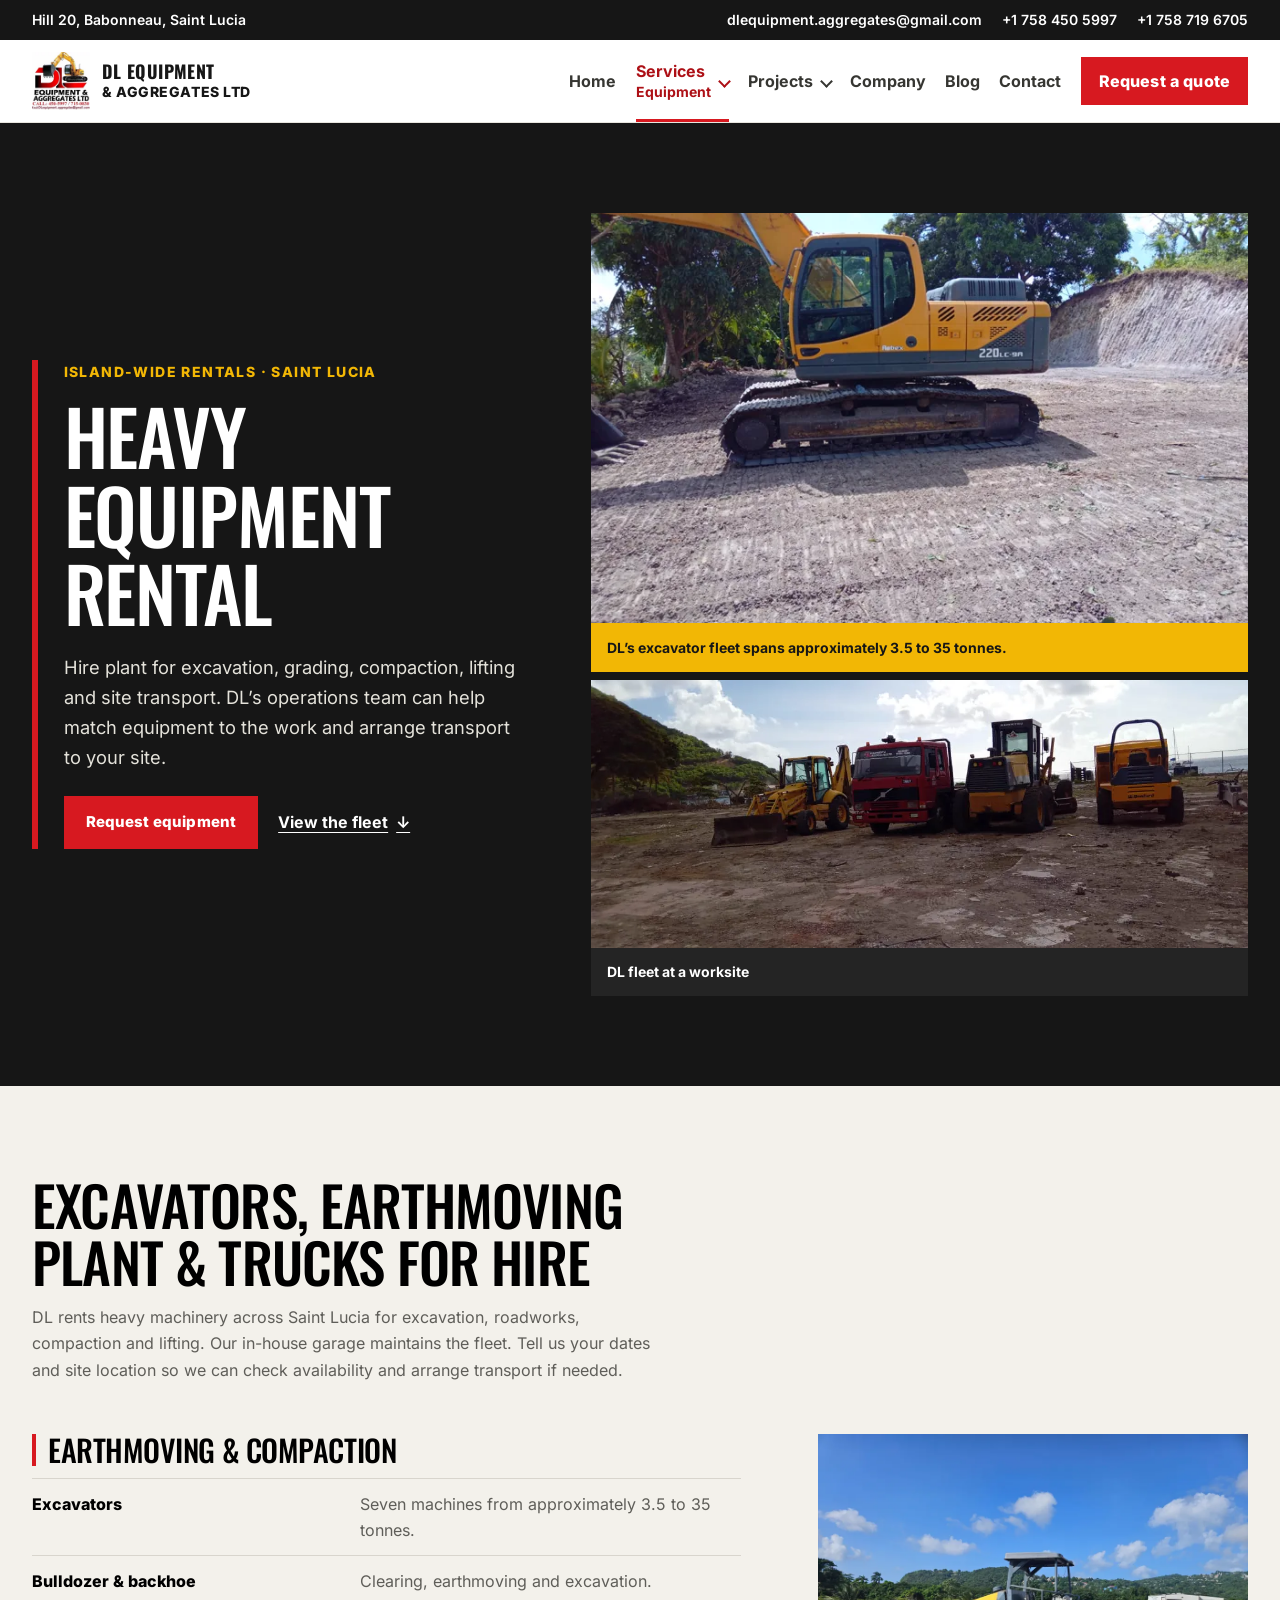
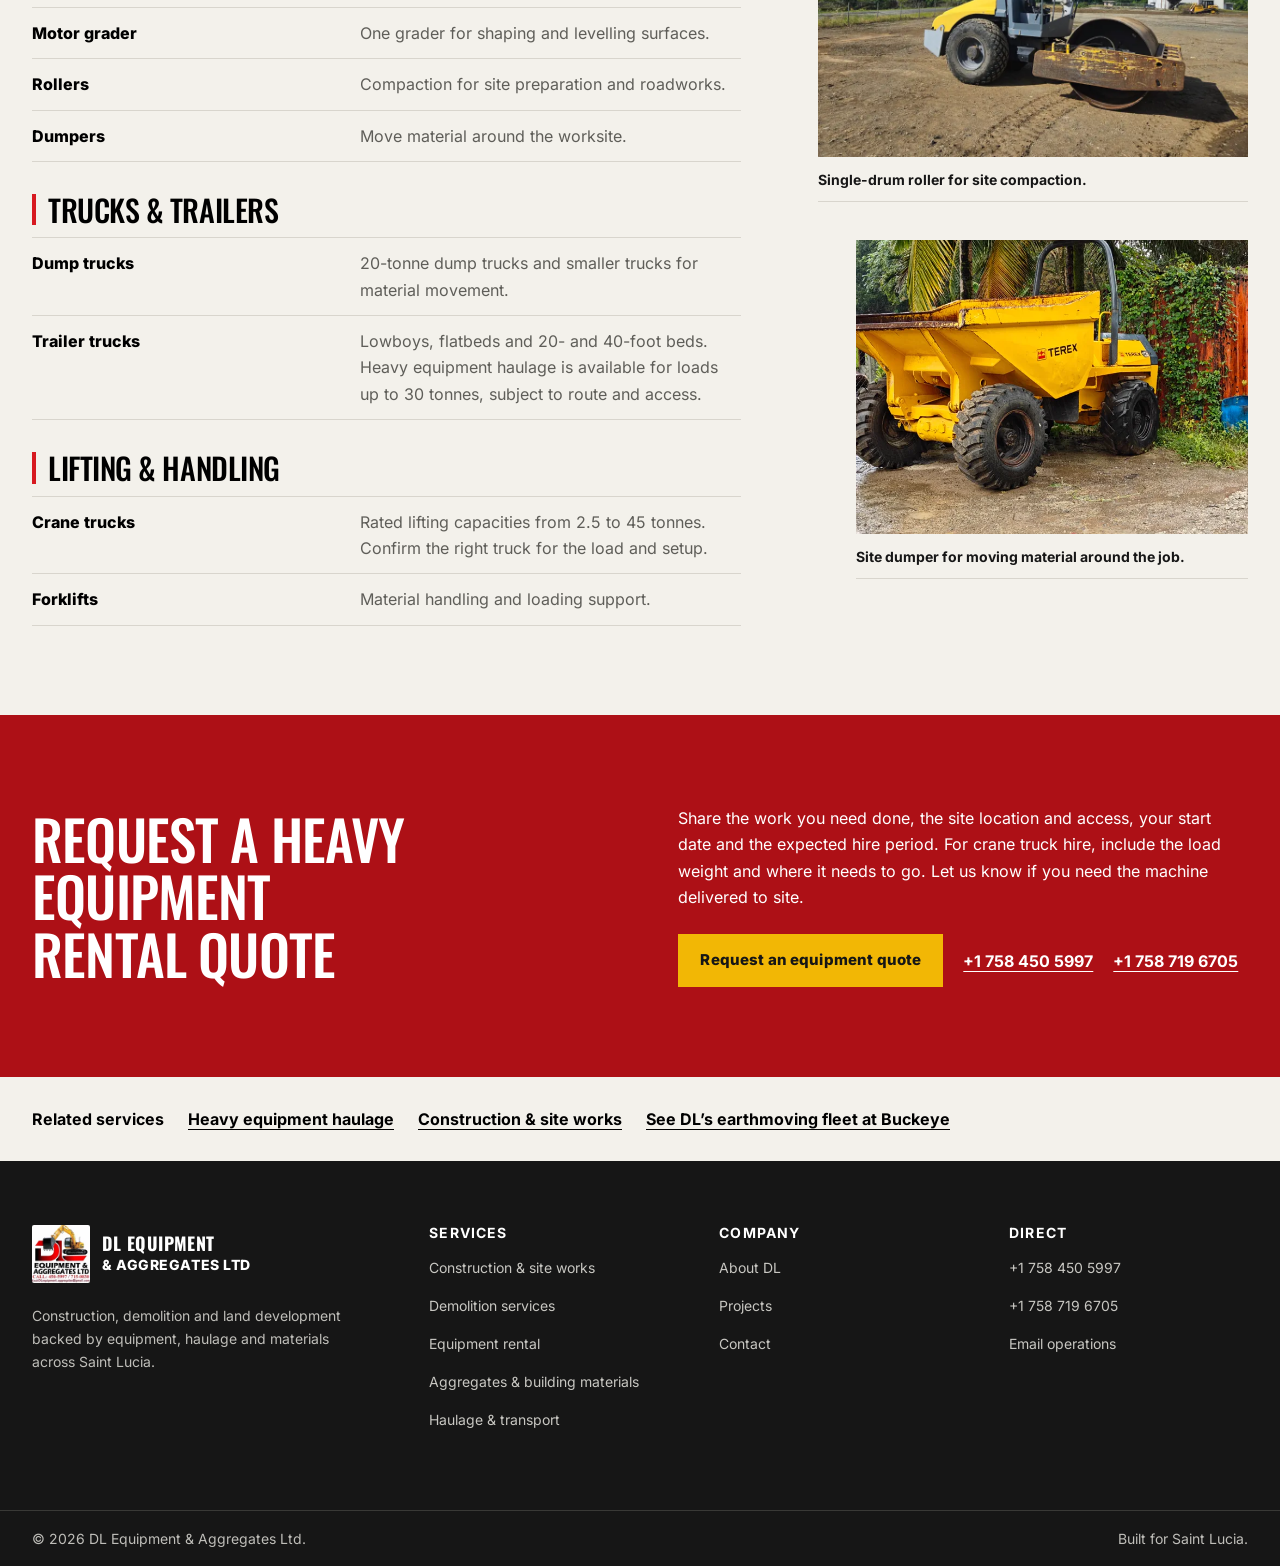
<file: equipment-rental/index.html>
<!doctype html>
<html lang="en">
<head>
  <meta charset="utf-8">
  <meta name="viewport" content="width=device-width, initial-scale=1">
  <meta name="theme-color" content="#161616">
  <title>Heavy Equipment Rental in Saint Lucia | DL Equipment</title>
  <meta name="description" content="Rent excavators, a grader, rollers, dump trucks, crane trucks and more from DL Equipment in Saint Lucia. Check availability and arrange transport for your site.">
  <link rel="canonical" href="https://dlequipmentaggregates.com/equipment-rental/">
  <meta property="og:type" content="website">
  <meta property="og:url" content="https://dlequipmentaggregates.com/equipment-rental/">
  <meta property="og:title" content="Heavy Equipment Rental in Saint Lucia | DL Equipment">
  <meta property="og:description" content="Rent excavators, a grader, rollers, dump trucks, crane trucks and more from DL Equipment in Saint Lucia. Check availability and arrange transport for your site.">
  <meta property="og:image" content="https://dlequipmentaggregates.com/Content/images/tracked-excavator-earthworks.webp">
  <link rel="preload" href="../fonts/oswald-latin.woff2" as="font" type="font/woff2" crossorigin>
  <link rel="preload" as="image" fetchpriority="high"
    imagesrcset="../Content/images/tracked-excavator-earthworks-480w.webp 480w, ../Content/images/tracked-excavator-earthworks-720w.webp 720w, ../Content/images/tracked-excavator-earthworks.webp 1280w"
    imagesizes="(min-width: 1304px) 666px, (min-width: 1024px) 52vw, (min-width: 768px) 46vw, calc(100vw - 2rem)">
  <link rel="stylesheet" href="../styles.css">
  <link rel="stylesheet" href="../service-pages.css">
  <link rel="icon" href="../logo.jpg" type="image/jpeg">
  <script type="application/ld+json">
{
  "@context": "https://schema.org",
  "@graph": [
    {
      "@type": "Service",
      "@id": "https://dlequipmentaggregates.com/equipment-rental/#service",
      "name": "Heavy equipment rental",
      "url": "https://dlequipmentaggregates.com/equipment-rental/",
      "description": "Rent excavators, a grader, rollers, dump trucks, crane trucks and more from DL Equipment in Saint Lucia. Check availability and arrange transport for your site.",
      "provider": {
        "@id": "https://dlequipmentaggregates.com/#business"
      },
      "areaServed": {
        "@type": "Country",
        "name": "Saint Lucia"
      },
      "serviceType": [
        "Excavator rental",
        "Earthmoving equipment rental",
        "Dump truck rental",
        "Crane truck rental"
      ]
    },
    {
      "@type": "BreadcrumbList",
      "itemListElement": [
        {
          "@type": "ListItem",
          "position": 1,
          "name": "Home",
          "item": "https://dlequipmentaggregates.com/"
        },
        {
          "@type": "ListItem",
          "position": 2,
          "name": "Heavy equipment rental",
          "item": "https://dlequipmentaggregates.com/equipment-rental/"
        }
      ]
    }
  ]
}
  </script>
</head>
<body class="service-page">
  <a class="skip-link" href="#main">Skip to main content</a>
  <header class="site-header" id="top">
    <div class="utility-bar">
      <div class="shell utility-inner">
        <p class="utility-location">Hill 20, Babonneau, Saint Lucia</p>
        <div class="utility-links">
          <a class="utility-email" href="mailto:dlequipment.aggregates@gmail.com">dlequipment.aggregates@gmail.com</a>
          <a href="tel:+17584505997">+1 758 450 5997</a>
          <a href="tel:+17587196705">+1 758 719 6705</a>
        </div>
      </div>
    </div>
    <div class="nav-wrap">
      <div class="shell nav-inner">
        <a href="../" class="brand-lockup" aria-label="DL Equipment &amp; Aggregates Ltd home">
          <img src="../Content/images/dl-brand-logo-144w.webp" alt="" width="58" height="58">
          <span><strong>DL EQUIPMENT</strong><small>&amp; AGGREGATES LTD</small></span>
        </a>
        <button id="menuButton" class="menu-button" type="button" aria-label="Open navigation" aria-expanded="false" aria-controls="primaryNav">
          <span></span><span></span><span></span>
        </button>
        <nav id="primaryNav" class="primary-nav" aria-label="Primary navigation">
          <a class="nav-link" href="../">Home</a>
          <details class="nav-dropdown nav-dropdown-current" name="primary-menu">
            <summary class="nav-link">
              <span>Services<small>Equipment</small></span>
            </summary>
            <div class="nav-dropdown-links">
              <a href="../#services">All services</a>
              <a href="../site-works/">Site Works</a>
              <a href="../demolition/">Demolition</a>
              <a href="./" aria-current="page">Equipment</a>
              <a href="../aggregates-materials/">Materials</a>
              <a href="../haulage-services/">Haulage</a>
            </div>
          </details>
          <details class="nav-dropdown" name="primary-menu">
            <summary class="nav-link">Projects</summary>
            <div class="nav-dropdown-links">
              <a href="../projects/">All projects</a>
              <a href="../projects/#rex-st-lucia">Rex St. Lucia demolition</a>
              <a href="../projects/#buckeye-project">Buckeye Project</a>
              <a href="../projects/#lacroix-chabeaux">LaCroix Chabeaux Road Repairs</a>
              <a href="../projects/#queenslane-demolition">Queenslane demolition</a>
            </div>
          </details>
          <a class="nav-link" href="../about/">Company</a>
          <a class="nav-link" href="../blog/">Blog</a>
          <a class="nav-link" href="../#contact">Contact</a>
          <a class="btn btn-primary nav-quote" href="../#quote">Request a quote</a>
        </nav>
      </div>
    </div>
  </header>

  <main id="main">
    <section class="service-hero service-hero--equipment" aria-labelledby="service-title">
      <div class="shell service-hero-grid">
        <div class="service-hero-copy">
          <p class="kicker">Island-wide rentals · Saint Lucia</p>
          <h1 id="service-title">Heavy equipment rental</h1>
          <p>Hire plant for excavation, grading, compaction, lifting and site transport. DL’s operations team can help match equipment to the work and arrange transport to your site.</p>
          <div class="service-actions">
            <a class="btn btn-primary" href="../#quote">Request equipment</a>
            <a class="service-link" href="#fleet">View the fleet <span aria-hidden="true">↓</span></a>
          </div>
        </div>
        <div class="equipment-hero-photos">
          <figure class="service-photo equipment-hero-excavator">
            <img src="../Content/images/tracked-excavator-earthworks.webp"
              srcset="../Content/images/tracked-excavator-earthworks-480w.webp 480w, ../Content/images/tracked-excavator-earthworks-720w.webp 720w, ../Content/images/tracked-excavator-earthworks.webp 1280w"
              sizes="(min-width: 1304px) 666px, (min-width: 1024px) 52vw, (min-width: 768px) 46vw, calc(100vw - 2rem)"
              alt="Tracked DL excavator on a cleared earthworks site" width="1280" height="960" fetchpriority="high">
            <figcaption>DL’s excavator fleet spans approximately 3.5 to 35 tonnes.</figcaption>
          </figure>
          <figure class="service-photo equipment-hero-fleet">
            <img src="../Content/images/fleet-lineup.webp" alt="DL backhoe, red truck and yellow site equipment lined up at a worksite" width="1040" height="780" loading="lazy" decoding="async">
            <figcaption>DL fleet at a worksite</figcaption>
          </figure>
        </div>
      </div>
    </section>

    <section class="service-fleet section-pad" id="fleet" aria-labelledby="fleet-heading">
      <div class="shell">
        <div class="service-section-heading">
          <h2 id="fleet-heading">Excavators, earthmoving plant &amp; trucks for hire</h2>
          <p>DL rents heavy machinery across Saint Lucia for excavation, roadworks, compaction and lifting. Our in-house garage maintains the fleet. Tell us your dates and site location so we can check availability and arrange transport if needed.</p>
        </div>
        <div class="service-split service-fleet-layout">
          <div class="service-fleet-groups">
            <section aria-labelledby="earthmoving-heading">
              <h3 id="earthmoving-heading">Earthmoving &amp; compaction</h3>
              <dl class="fleet-list">
                <div><dt>Excavators</dt><dd>Seven machines from approximately 3.5 to 35 tonnes.</dd></div>
                <div><dt>Bulldozer &amp; backhoe</dt><dd>Clearing, earthmoving and excavation.</dd></div>
                <div><dt>Motor grader</dt><dd>One grader for shaping and levelling surfaces.</dd></div>
                <div><dt>Rollers</dt><dd>Compaction for site preparation and roadworks.</dd></div>
                <div><dt>Dumpers</dt><dd>Move material around the worksite.</dd></div>
              </dl>
            </section>
            <section aria-labelledby="transport-heading">
              <h3 id="transport-heading">Trucks &amp; trailers</h3>
              <dl class="fleet-list">
                <div><dt>Dump trucks</dt><dd>20-tonne dump trucks and smaller trucks for material movement.</dd></div>
                <div><dt>Trailer trucks</dt><dd>Lowboys, flatbeds and 20- and 40-foot beds. Heavy equipment haulage is available for loads up to 30 tonnes, subject to route and access.</dd></div>
              </dl>
            </section>
            <section aria-labelledby="lifting-heading">
              <h3 id="lifting-heading">Lifting &amp; handling</h3>
              <dl class="fleet-list">
                <div><dt>Crane trucks</dt><dd>Rated lifting capacities from 2.5 to 45 tonnes. Confirm the right truck for the load and setup.</dd></div>
                <div><dt>Forklifts</dt><dd>Material handling and loading support.</dd></div>
              </dl>
            </section>
          </div>
          <div class="service-fleet-photos">
            <figure class="service-photo">
              <img src="../Content/images/single-drum-roller-at-worksite.webp" alt="DL single-drum roller on a prepared worksite" width="920" height="690" loading="lazy" decoding="async">
              <figcaption>Single-drum roller for site compaction.</figcaption>
            </figure>
            <figure class="service-photo service-dumper-photo">
              <img src="../Content/images/site-dumper.webp" alt="Yellow site dumper from the DL rental fleet" width="720" height="960" loading="lazy" decoding="async">
              <figcaption>Site dumper for moving material around the job.</figcaption>
            </figure>
          </div>
        </div>
      </div>
    </section>

    <section class="service-cta section-pad" aria-labelledby="enquiry-heading">
      <div class="shell service-split service-cta-grid">
        <h2 id="enquiry-heading">Request a heavy equipment rental quote</h2>
        <div>
          <p>Share the work you need done, the site location and access, your start date and the expected hire period. For crane truck hire, include the load weight and where it needs to go. Let us know if you need the machine delivered to site.</p>
          <div class="service-actions">
            <a class="btn" href="../#quote">Request an equipment quote</a>
            <a class="service-link" href="tel:+17584505997">+1 758 450 5997</a>
            <a class="service-link" href="tel:+17587196705">+1 758 719 6705</a>
          </div>
        </div>
      </div>
    </section>
    <nav class="service-related" aria-label="Related services">
      <div class="shell">
        <strong>Related services</strong>
        <a class="service-link" href="../haulage-services/">Heavy equipment haulage</a>
        <a class="service-link" href="../site-works/">Construction &amp; site works</a>
        <a class="service-link" href="../projects/#buckeye-project">See DL’s earthmoving fleet at Buckeye</a>
      </div>
    </nav>
  </main>

  <footer class="footer">
    <div class="shell service-footer-grid">
      <div>
        <a href="../" class="brand-lockup brand-lockup-footer">
          <img src="../Content/images/dl-brand-logo-144w.webp" alt="" width="58" height="58">
          <span><strong>DL EQUIPMENT</strong><small>&amp; AGGREGATES LTD</small></span>
        </a>
        <p>Construction, demolition and land development backed by equipment, haulage and materials across Saint Lucia.</p>
      </div>
      <div>
        <h2>Services</h2>
        <a href="../site-works/">Construction &amp; site works</a>
        <a href="../demolition/">Demolition services</a>
        <a href="../equipment-rental/">Equipment rental</a>
        <a href="../aggregates-materials/">Aggregates &amp; building materials</a>
        <a href="../haulage-services/">Haulage &amp; transport</a>
      </div>
      <div>
        <h2>Company</h2>
        <a href="../about/">About DL</a>
        <a href="../projects/">Projects</a>
        <a href="../#contact">Contact</a>
      </div>
      <div>
        <h2>Direct</h2>
        <a href="tel:+17584505997">+1 758 450 5997</a>
        <a href="tel:+17587196705">+1 758 719 6705</a>
        <a href="mailto:dlequipment.aggregates@gmail.com">Email operations</a>
      </div>
    </div>
    <div class="footer-base service-footer-base">
      <div class="shell">
        <p>© <span id="year"></span> DL Equipment &amp; Aggregates Ltd.</p>
        <p>Built for Saint Lucia.</p>
      </div>
    </div>
  </footer>
  <div class="mobile-action-bar" aria-label="Quick actions">
    <a href="tel:+17584505997">Call now</a>
    <a href="../#quote">Request quote</a>
  </div>
  <script src="../script.js" defer></script>
</body>
</html>
</file>
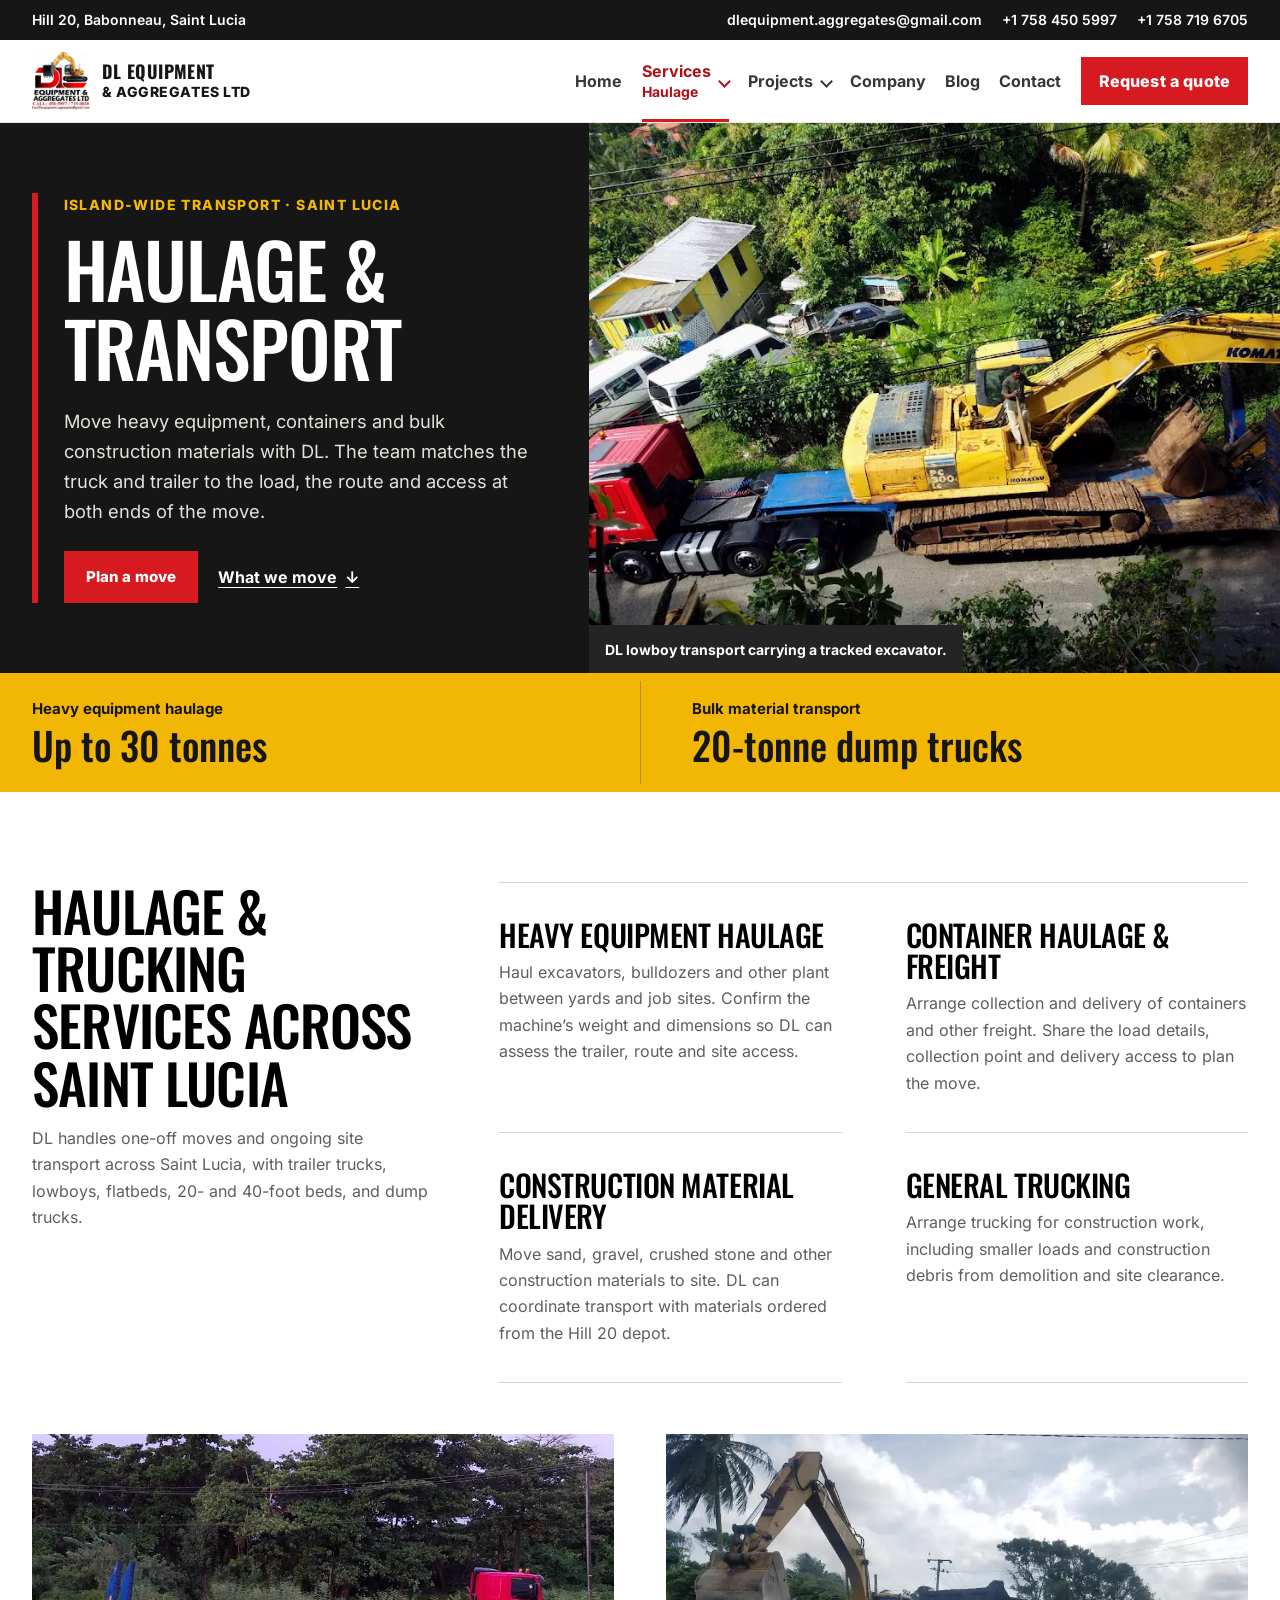
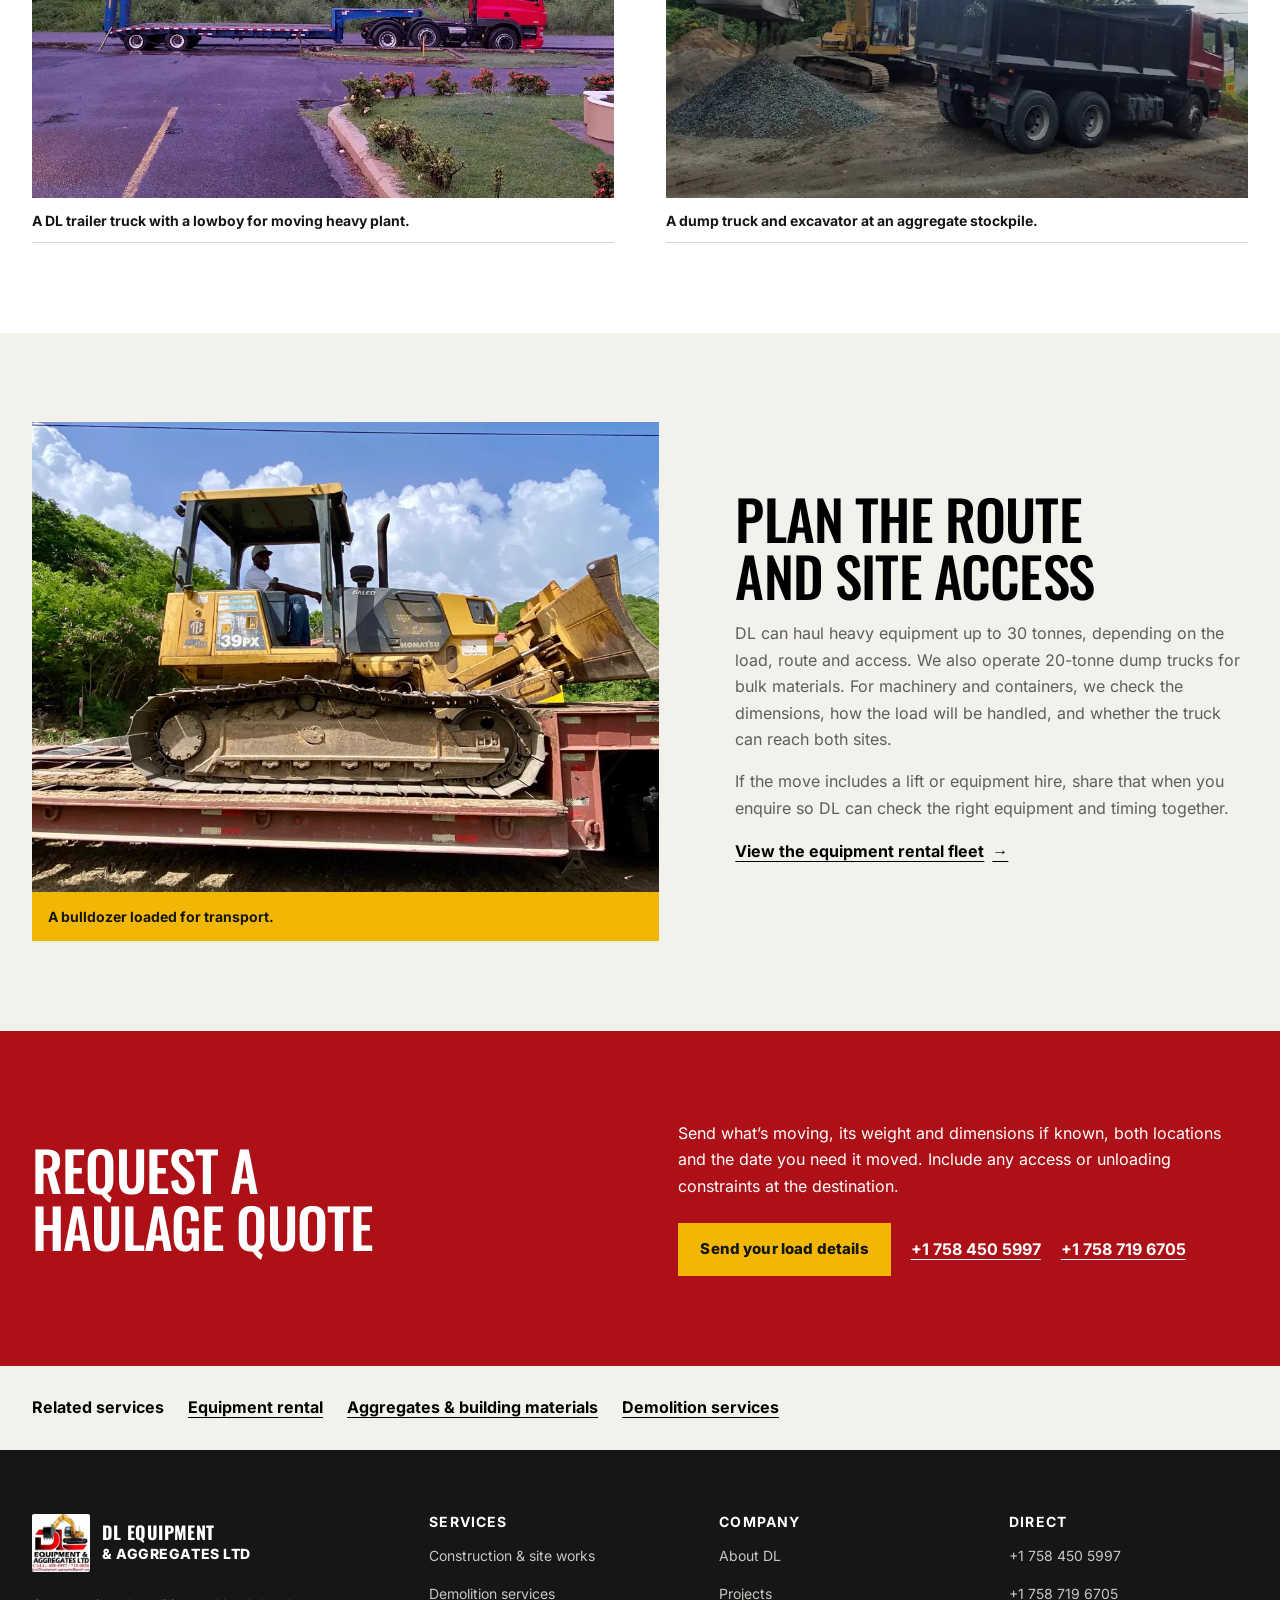
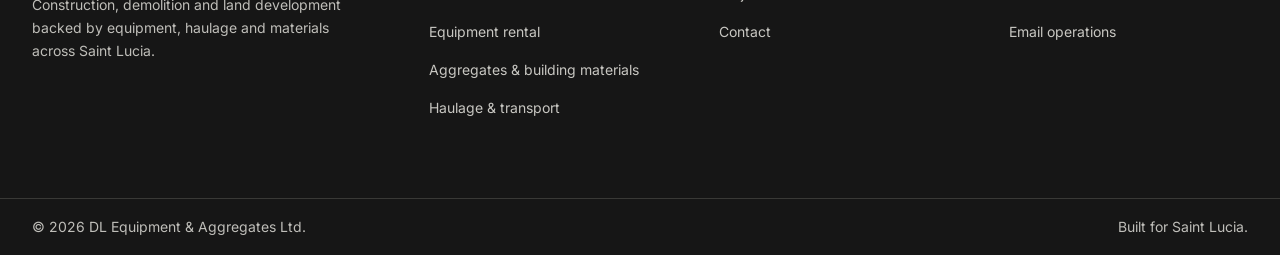
<file: haulage-services/index.html>
<!doctype html>
<html lang="en">
<head>
  <meta charset="utf-8">
  <meta name="viewport" content="width=device-width, initial-scale=1">
  <meta name="theme-color" content="#161616">
  <title>Heavy Haulage &amp; Trucking in Saint Lucia | DL Equipment</title>
  <meta name="description" content="Book heavy equipment haulage, container transport and construction material trucking across Saint Lucia. DL can move heavy equipment loads up to 30 tonnes.">
  <link rel="canonical" href="https://dlequipmentaggregates.com/haulage-services/">
  <meta property="og:type" content="website">
  <meta property="og:url" content="https://dlequipmentaggregates.com/haulage-services/">
  <meta property="og:title" content="Heavy Haulage &amp; Trucking in Saint Lucia | DL Equipment">
  <meta property="og:description" content="DL provides island-wide haulage in Saint Lucia, with up to 30 tonnes for heavy equipment, plus container transport, 20-tonne dump trucks and materials delivery.">
  <meta property="og:image" content="https://dlequipmentaggregates.com/Content/images/excavator-on-lowboy.webp">
  <link rel="stylesheet" href="../styles.css">
  <link rel="stylesheet" href="../service-pages.css">
  <link rel="icon" href="../logo.jpg" type="image/jpeg">
  <script type="application/ld+json">
{
  "@context": "https://schema.org",
  "@graph": [
    {
      "@type": "Service",
      "@id": "https://dlequipmentaggregates.com/haulage-services/#service",
      "name": "Heavy haulage and trucking",
      "url": "https://dlequipmentaggregates.com/haulage-services/",
      "description": "Book heavy equipment haulage, container transport and construction material trucking across Saint Lucia. DL can move heavy equipment loads up to 30 tonnes.",
      "provider": {
        "@id": "https://dlequipmentaggregates.com/#business"
      },
      "areaServed": {
        "@type": "Country",
        "name": "Saint Lucia"
      },
      "serviceType": [
        "Heavy equipment haulage",
        "Container haulage",
        "Construction materials delivery",
        "General trucking"
      ]
    },
    {
      "@type": "BreadcrumbList",
      "itemListElement": [
        {
          "@type": "ListItem",
          "position": 1,
          "name": "Home",
          "item": "https://dlequipmentaggregates.com/"
        },
        {
          "@type": "ListItem",
          "position": 2,
          "name": "Heavy haulage and trucking",
          "item": "https://dlequipmentaggregates.com/haulage-services/"
        }
      ]
    }
  ]
}
  </script>
</head>
<body class="service-page">
  <a class="skip-link" href="#main">Skip to main content</a>
  <header class="site-header" id="top">
    <div class="utility-bar">
      <div class="shell utility-inner">
        <p class="utility-location">Hill 20, Babonneau, Saint Lucia</p>
        <div class="utility-links">
          <a class="utility-email" href="mailto:dlequipment.aggregates@gmail.com">dlequipment.aggregates@gmail.com</a>
          <a href="tel:+17584505997">+1 758 450 5997</a>
          <a href="tel:+17587196705">+1 758 719 6705</a>
        </div>
      </div>
    </div>
    <div class="nav-wrap">
      <div class="shell nav-inner">
        <a href="../" class="brand-lockup" aria-label="DL Equipment &amp; Aggregates Ltd home">
          <img src="../Content/images/dl-brand-logo-144w.webp" alt="" width="58" height="58">
          <span><strong>DL EQUIPMENT</strong><small>&amp; AGGREGATES LTD</small></span>
        </a>
        <button id="menuButton" class="menu-button" type="button" aria-label="Open navigation" aria-expanded="false" aria-controls="primaryNav">
          <span></span><span></span><span></span>
        </button>
        <nav id="primaryNav" class="primary-nav" aria-label="Primary navigation">
          <a class="nav-link" href="../">Home</a>
          <details class="nav-dropdown nav-dropdown-current" name="primary-menu">
            <summary class="nav-link">
              <span>Services<small>Haulage</small></span>
            </summary>
            <div class="nav-dropdown-links">
              <a href="../#services">All services</a>
              <a href="../site-works/">Site Works</a>
              <a href="../demolition/">Demolition</a>
              <a href="../equipment-rental/">Equipment</a>
              <a href="../aggregates-materials/">Materials</a>
              <a href="./" aria-current="page">Haulage</a>
            </div>
          </details>
          <details class="nav-dropdown" name="primary-menu">
            <summary class="nav-link">Projects</summary>
            <div class="nav-dropdown-links">
              <a href="../projects/">All projects</a>
              <a href="../projects/#rex-st-lucia">Rex St. Lucia demolition</a>
              <a href="../projects/#buckeye-project">Buckeye Project</a>
              <a href="../projects/#lacroix-chabeaux">LaCroix Chabeaux Road Repairs</a>
              <a href="../projects/#queenslane-demolition">Queenslane demolition</a>
            </div>
          </details>
          <a class="nav-link" href="../about/">Company</a>
          <a class="nav-link" href="../blog/">Blog</a>
          <a class="nav-link" href="../#contact">Contact</a>
          <a class="btn btn-primary nav-quote" href="../#quote">Request a quote</a>
        </nav>
      </div>
    </div>
  </header>

  <main id="main">
    <section class="service-hero service-hero--haulage" aria-labelledby="service-title">
      <div class="shell service-hero-grid">
        <div class="service-hero-copy">
          <p class="kicker">Island-wide transport · Saint Lucia</p>
          <h1 id="service-title">Haulage &amp; transport</h1>
          <p>Move heavy equipment, containers and bulk construction materials with DL. The team matches the truck and trailer to the load, the route and access at both ends of the move.</p>
          <div class="service-actions">
            <a class="btn btn-primary" href="../#quote">Plan a move</a>
            <a class="service-link" href="#what-we-move">What we move <span aria-hidden="true">↓</span></a>
          </div>
        </div>
        <figure class="service-photo">
          <img src="../Content/images/excavator-on-lowboy.webp" alt="DL trailer truck carrying a tracked excavator on a lowboy" width="859" height="644" fetchpriority="high">
          <figcaption>DL lowboy transport carrying a tracked excavator.</figcaption>
        </figure>
      </div>
    </section>

    <div class="service-facts">
      <dl class="shell">
        <div><dt>Heavy equipment haulage</dt><dd>Up to 30 tonnes</dd></div>
        <div><dt>Bulk material transport</dt><dd>20-tonne dump trucks</dd></div>
      </dl>
    </div>

    <section class="section-pad" id="what-we-move" aria-labelledby="loads-heading">
      <div class="shell service-loads-layout">
        <div class="service-section-heading">
          <h2 id="loads-heading">Haulage &amp; trucking services across Saint Lucia</h2>
          <p>DL handles one-off moves and ongoing site transport across Saint Lucia, with trailer trucks, lowboys, flatbeds, 20- and 40-foot beds, and dump trucks.</p>
        </div>
        <div class="service-records">
          <article>
            <h3>Heavy equipment haulage</h3>
            <p>Haul excavators, bulldozers and other plant between yards and job sites. Confirm the machine’s weight and dimensions so DL can assess the trailer, route and site access.</p>
          </article>
          <article>
            <h3>Container haulage &amp; freight</h3>
            <p>Arrange collection and delivery of containers and other freight. Share the load details, collection point and delivery access to plan the move.</p>
          </article>
          <article>
            <h3>Construction material delivery</h3>
            <p>Move sand, gravel, crushed stone and other construction materials to site. DL can coordinate transport with materials ordered from the Hill 20 depot.</p>
          </article>
          <article>
            <h3>General trucking</h3>
            <p>Arrange trucking for construction work, including smaller loads and construction debris from demolition and site clearance.</p>
          </article>
        </div>
      </div>
      <div class="shell service-haulage-photos">
        <figure class="service-photo">
          <img src="../Content/images/trailer-truck-with-lowboy.webp" alt="Red DL trailer truck with a blue lowboy and loading ramps" width="859" height="644" loading="lazy" decoding="async">
          <figcaption>A DL trailer truck with a lowboy for moving heavy plant.</figcaption>
        </figure>
        <figure class="service-photo">
          <img src="../Content/images/dump-truck-at-aggregate-stockpile.webp" alt="DL dump truck beside a stockpile of aggregate and a tracked excavator" width="859" height="644" loading="lazy" decoding="async">
          <figcaption>A dump truck and excavator at an aggregate stockpile.</figcaption>
        </figure>
      </div>
    </section>

    <section class="service-feature section-pad" aria-labelledby="planning-heading">
      <div class="shell service-split service-feature-grid">
        <figure class="service-photo">
          <img src="../Content/images/bulldozer-on-trailer.webp" alt="Tracked bulldozer loaded on a transport trailer" width="1000" height="750" loading="lazy" decoding="async">
          <figcaption>A bulldozer loaded for transport.</figcaption>
        </figure>
        <div class="service-feature-copy">
          <h2 id="planning-heading">Plan the route and site access</h2>
          <p>DL can haul heavy equipment up to 30 tonnes, depending on the load, route and access. We also operate 20-tonne dump trucks for bulk materials. For machinery and containers, we check the dimensions, how the load will be handled, and whether the truck can reach both sites.</p>
          <p>If the move includes a lift or equipment hire, share that when you enquire so DL can check the right equipment and timing together.</p>
          <a class="service-link" href="../equipment-rental/">View the equipment rental fleet <span aria-hidden="true">→</span></a>
        </div>
      </div>
    </section>

    <section class="service-cta section-pad" aria-labelledby="enquiry-heading">
      <div class="shell service-split service-cta-grid">
        <h2 id="enquiry-heading">Request a haulage quote</h2>
        <div>
          <p>Send what’s moving, its weight and dimensions if known, both locations and the date you need it moved. Include any access or unloading constraints at the destination.</p>
          <div class="service-actions">
            <a class="btn" href="../#quote">Send your load details</a>
            <a class="service-link" href="tel:+17584505997">+1 758 450 5997</a>
            <a class="service-link" href="tel:+17587196705">+1 758 719 6705</a>
          </div>
        </div>
      </div>
    </section>
    <nav class="service-related" aria-label="Related services">
      <div class="shell">
        <strong>Related services</strong>
        <a class="service-link" href="../equipment-rental/">Equipment rental</a>
        <a class="service-link" href="../aggregates-materials/">Aggregates &amp; building materials</a>
        <a class="service-link" href="../demolition/">Demolition services</a>
      </div>
    </nav>
  </main>

  <footer class="footer">
    <div class="shell service-footer-grid">
      <div>
        <a href="../" class="brand-lockup brand-lockup-footer">
          <img src="../Content/images/dl-brand-logo-144w.webp" alt="" width="58" height="58">
          <span><strong>DL EQUIPMENT</strong><small>&amp; AGGREGATES LTD</small></span>
        </a>
        <p>Construction, demolition and land development backed by equipment, haulage and materials across Saint Lucia.</p>
      </div>
      <div>
        <h2>Services</h2>
        <a href="../site-works/">Construction &amp; site works</a>
        <a href="../demolition/">Demolition services</a>
        <a href="../equipment-rental/">Equipment rental</a>
        <a href="../aggregates-materials/">Aggregates &amp; building materials</a>
        <a href="../haulage-services/">Haulage &amp; transport</a>
      </div>
      <div>
        <h2>Company</h2>
        <a href="../about/">About DL</a>
        <a href="../projects/">Projects</a>
        <a href="../#contact">Contact</a>
      </div>
      <div>
        <h2>Direct</h2>
        <a href="tel:+17584505997">+1 758 450 5997</a>
        <a href="tel:+17587196705">+1 758 719 6705</a>
        <a href="mailto:dlequipment.aggregates@gmail.com">Email operations</a>
      </div>
    </div>
    <div class="footer-base service-footer-base">
      <div class="shell">
        <p>© <span id="year"></span> DL Equipment &amp; Aggregates Ltd.</p>
        <p>Built for Saint Lucia.</p>
      </div>
    </div>
  </footer>
  <div class="mobile-action-bar" aria-label="Quick actions">
    <a href="tel:+17584505997">Call now</a>
    <a href="../#quote">Request quote</a>
  </div>
  <script src="../script.js" defer></script>
</body>
</html>
</file>
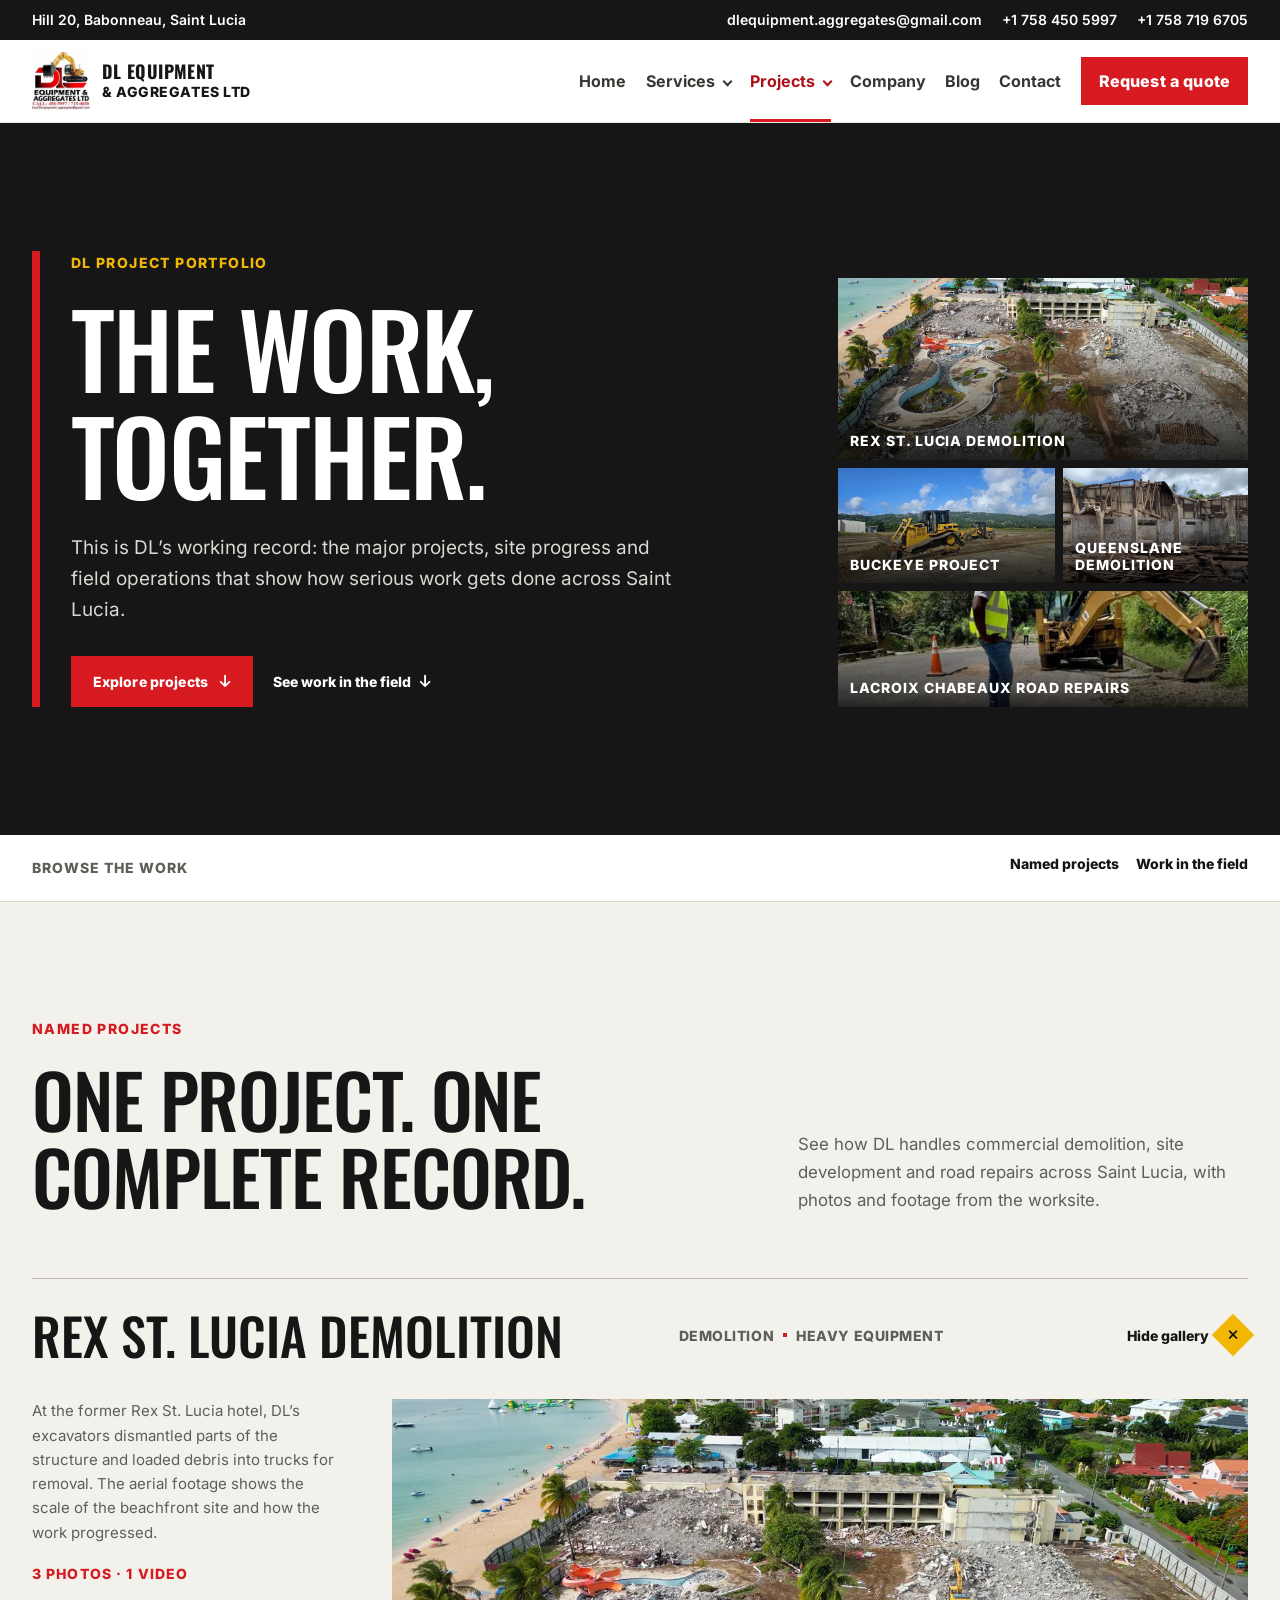
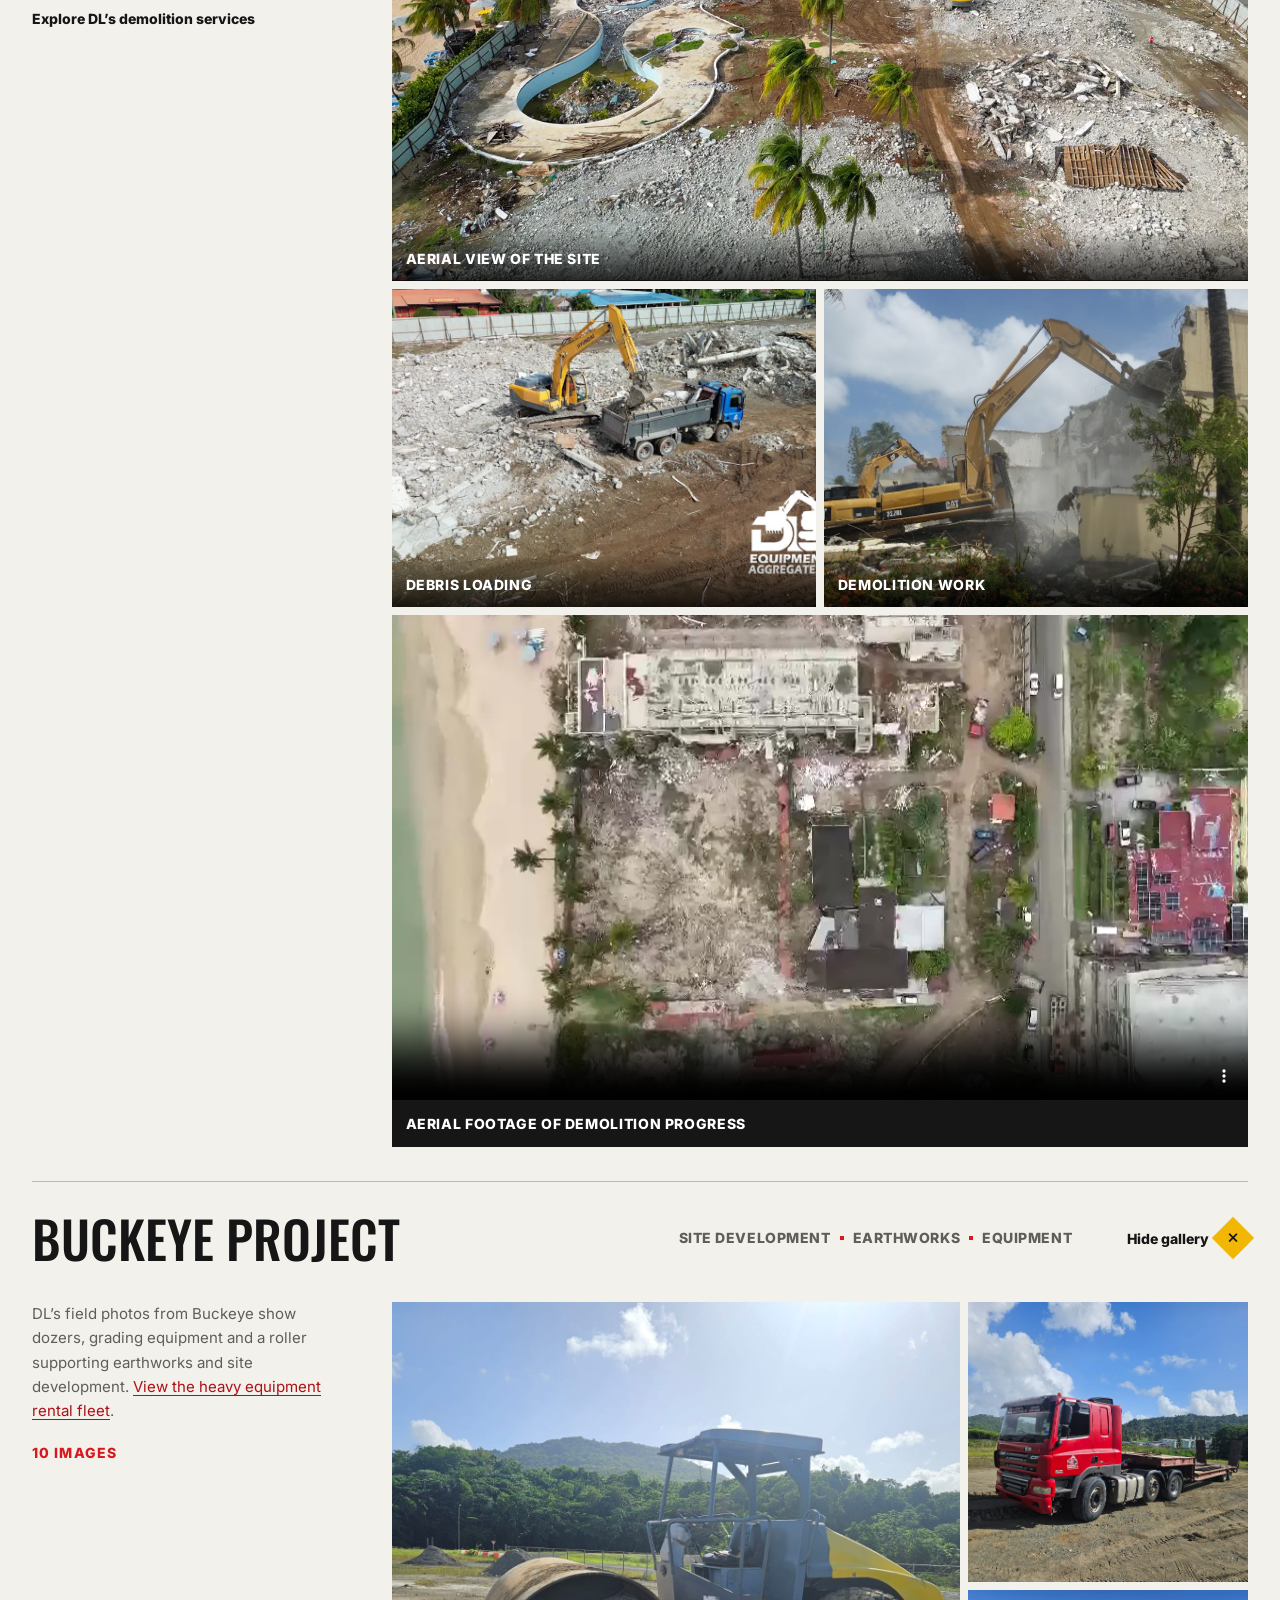
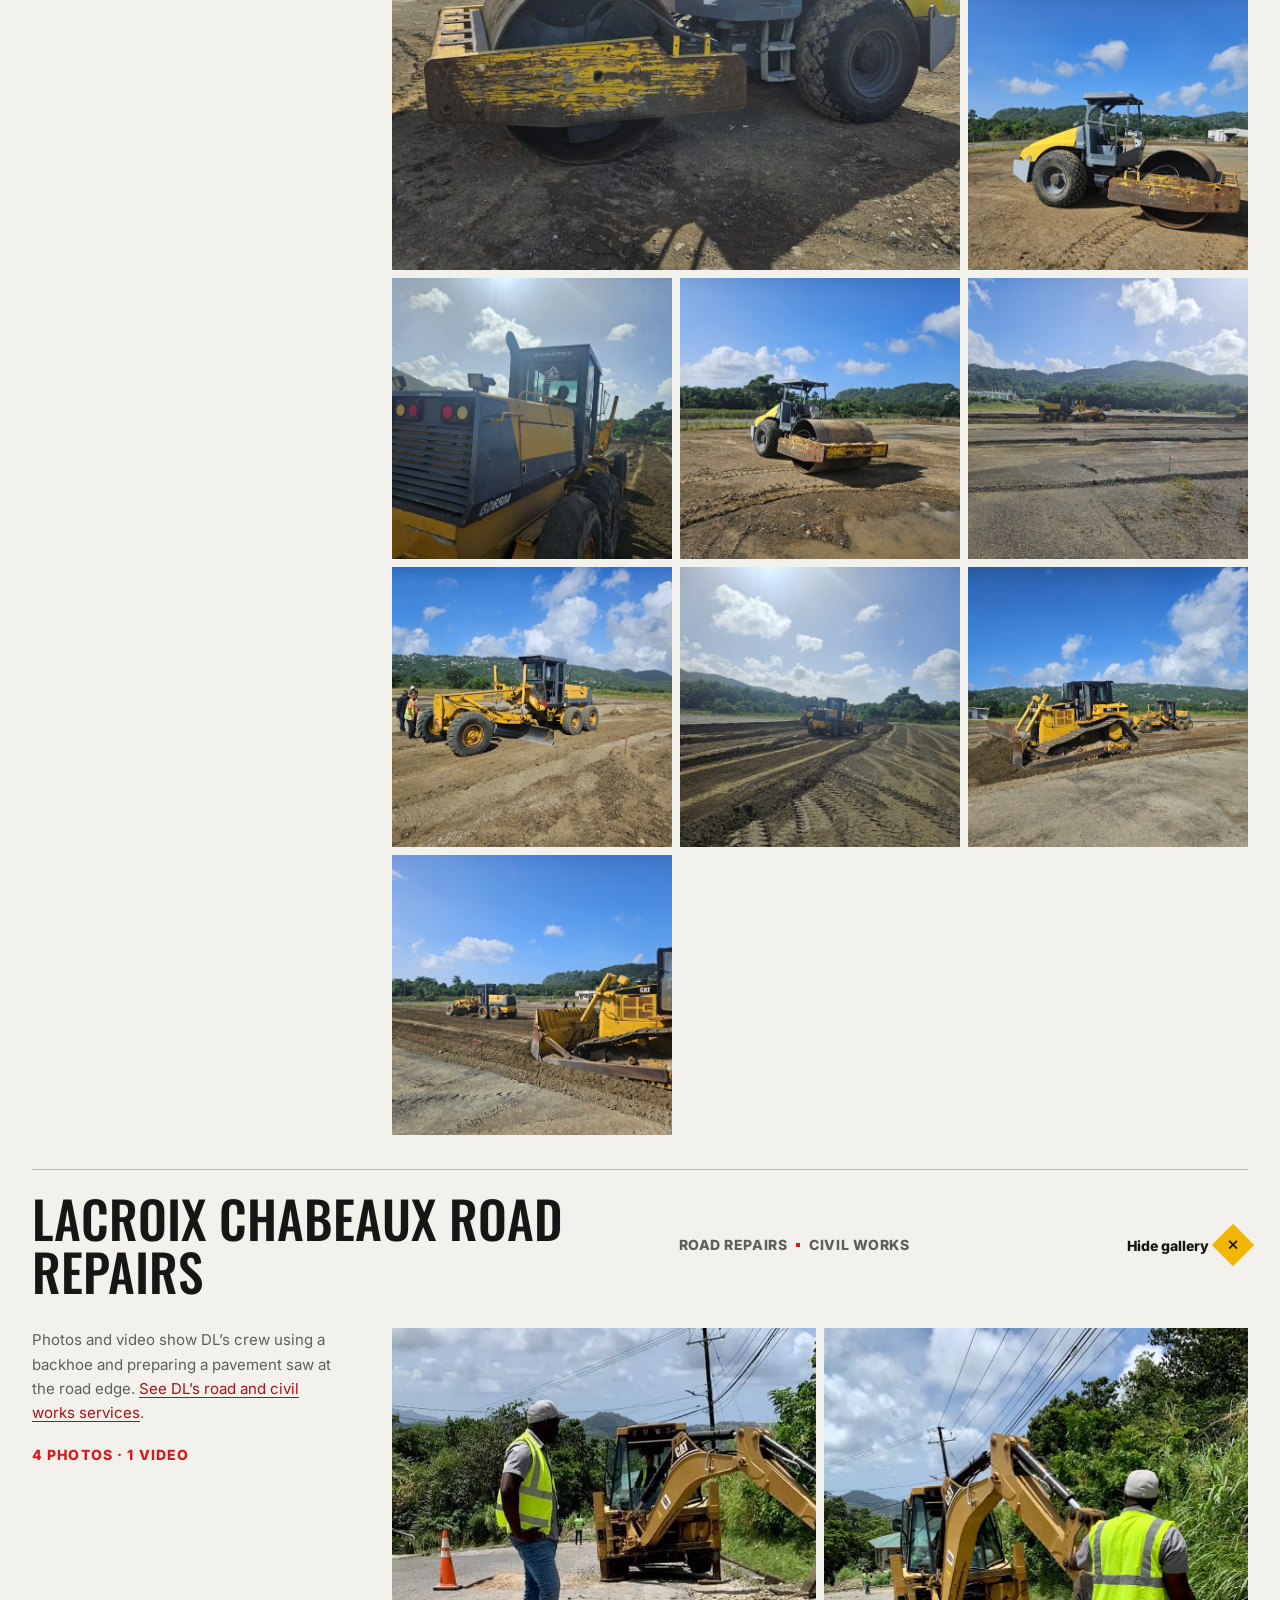
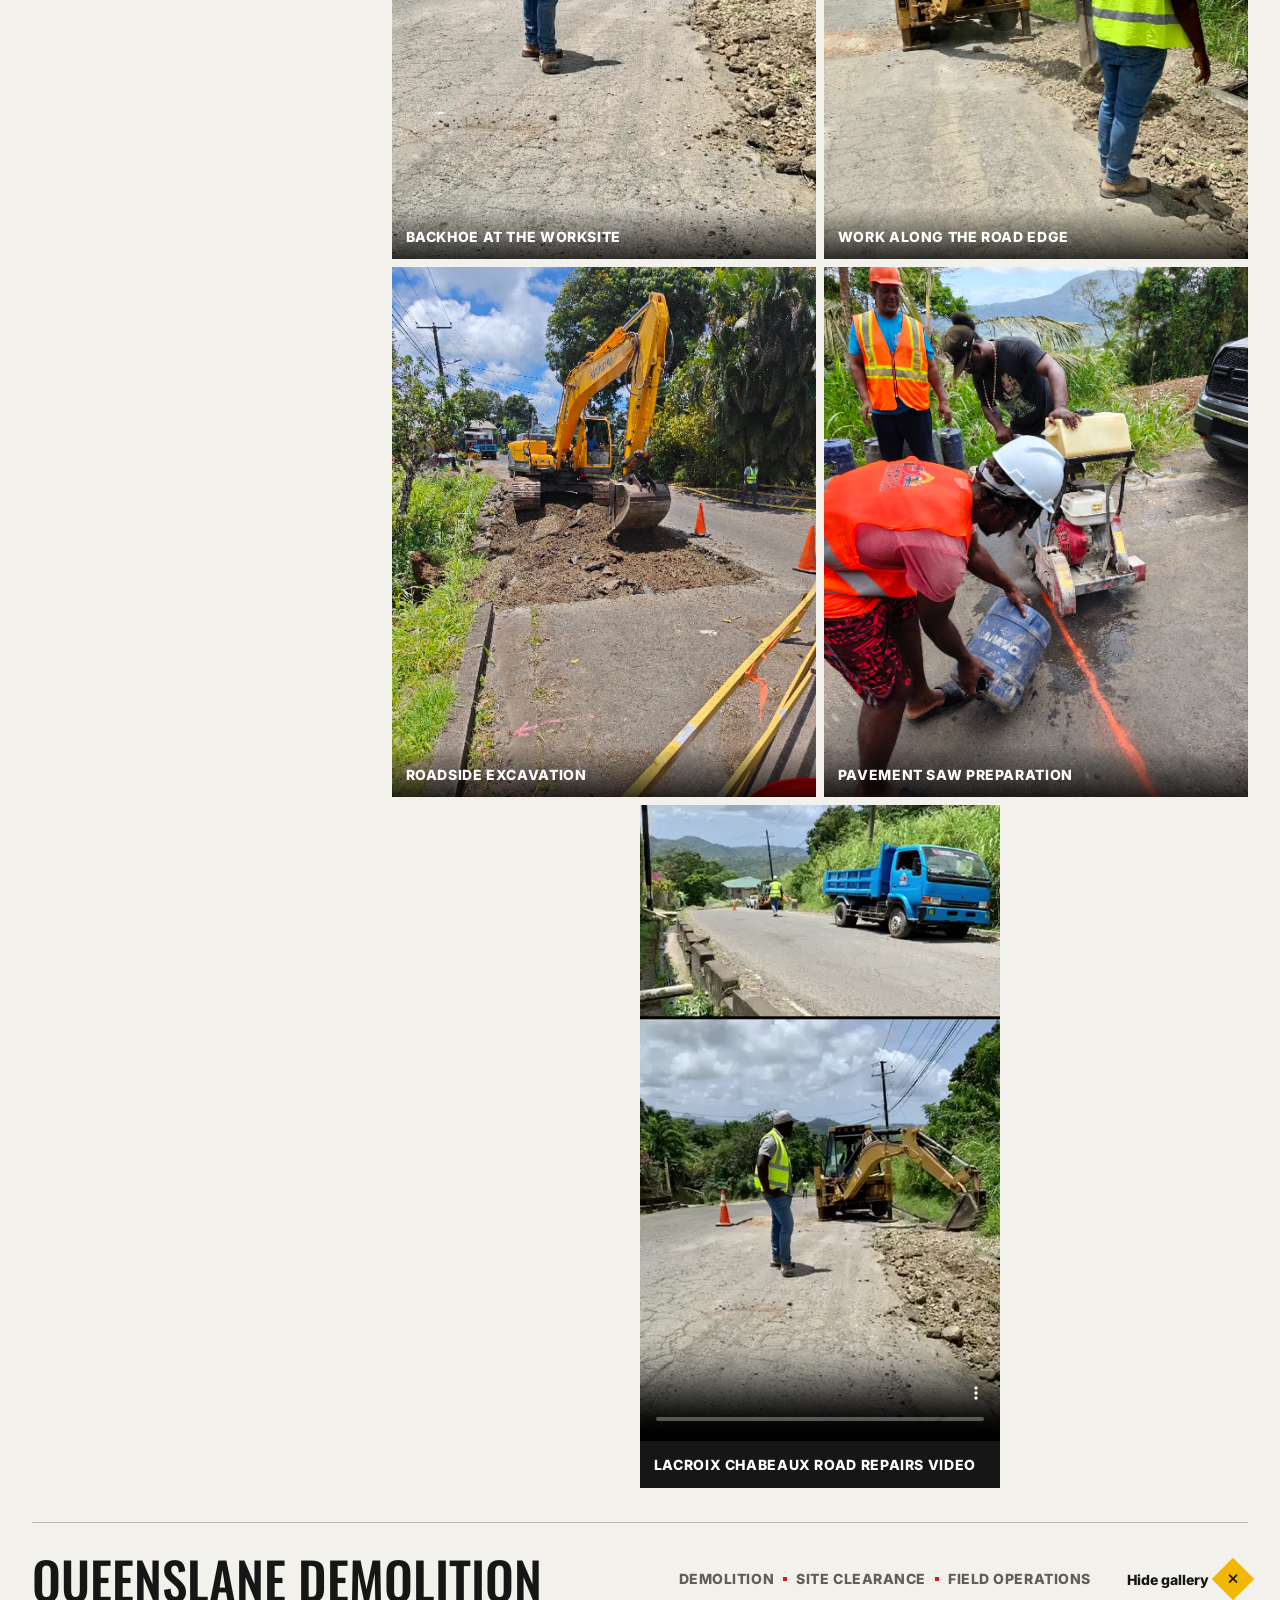
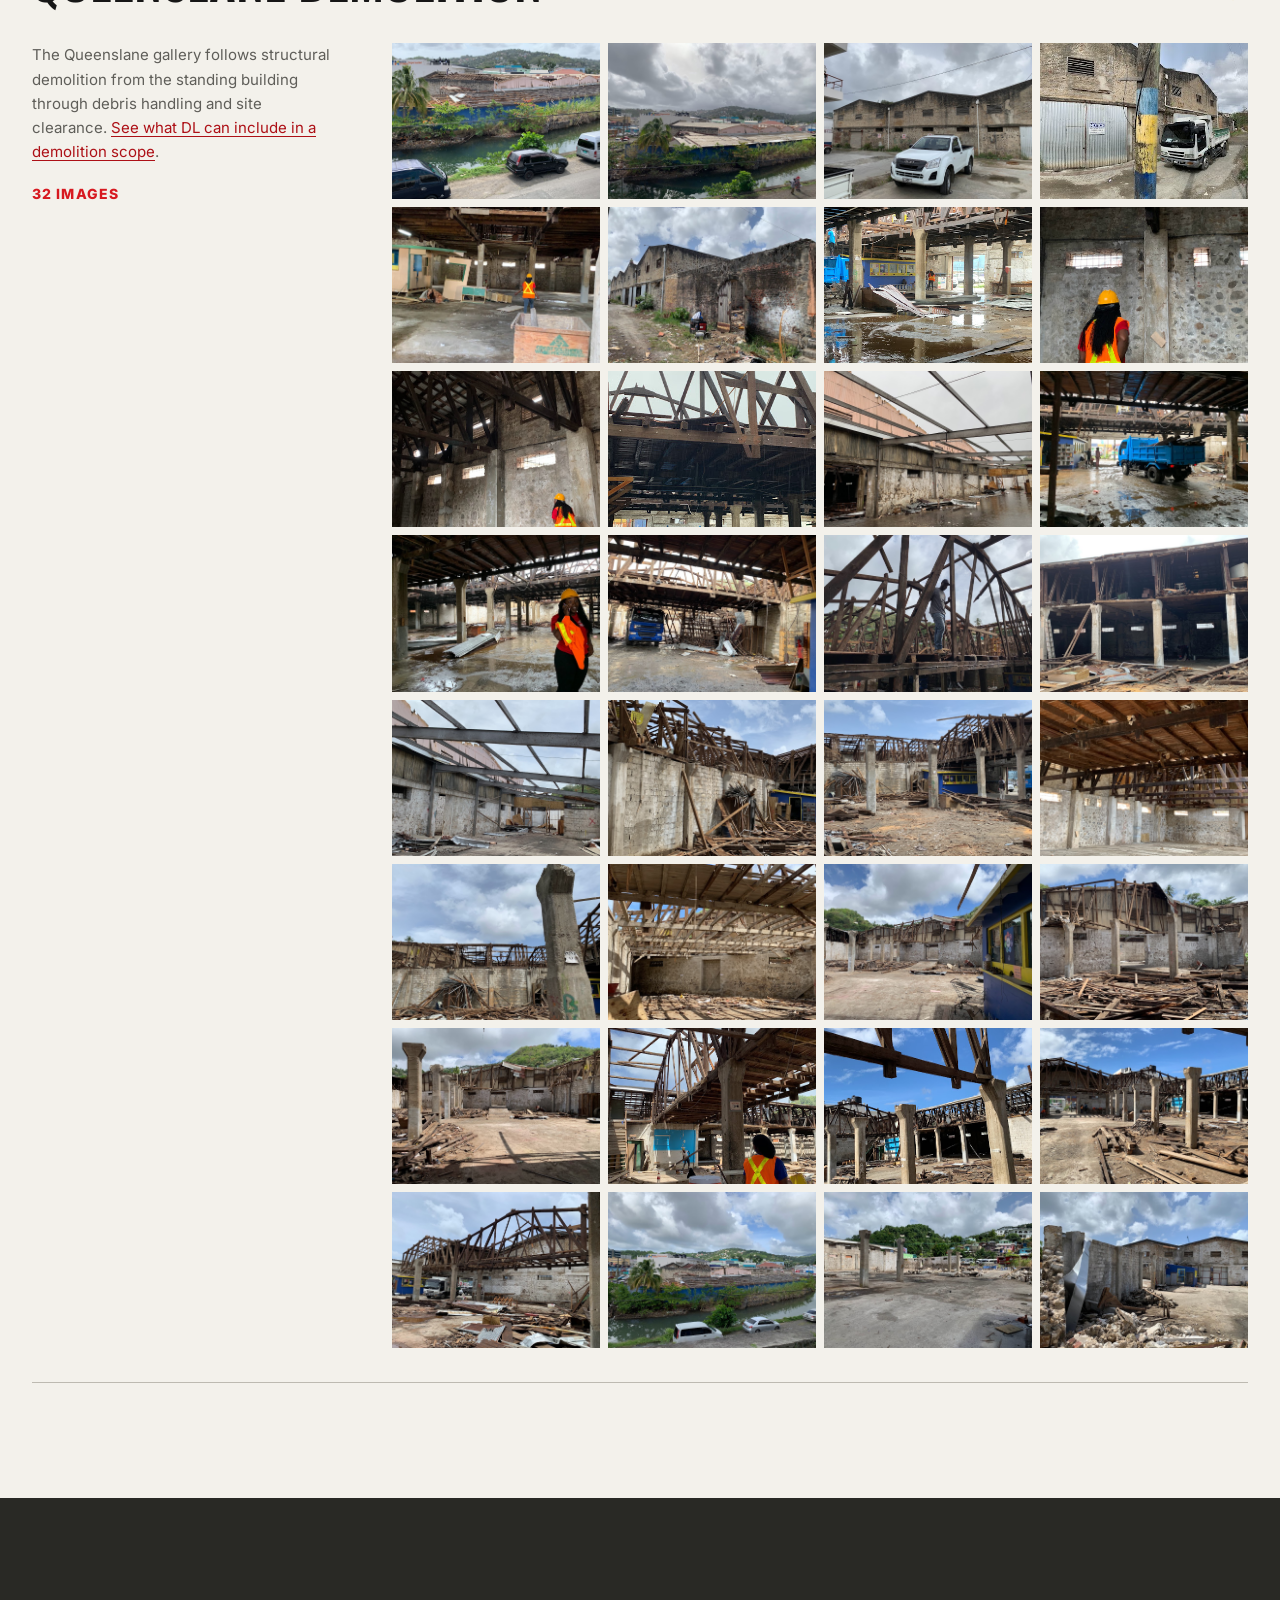
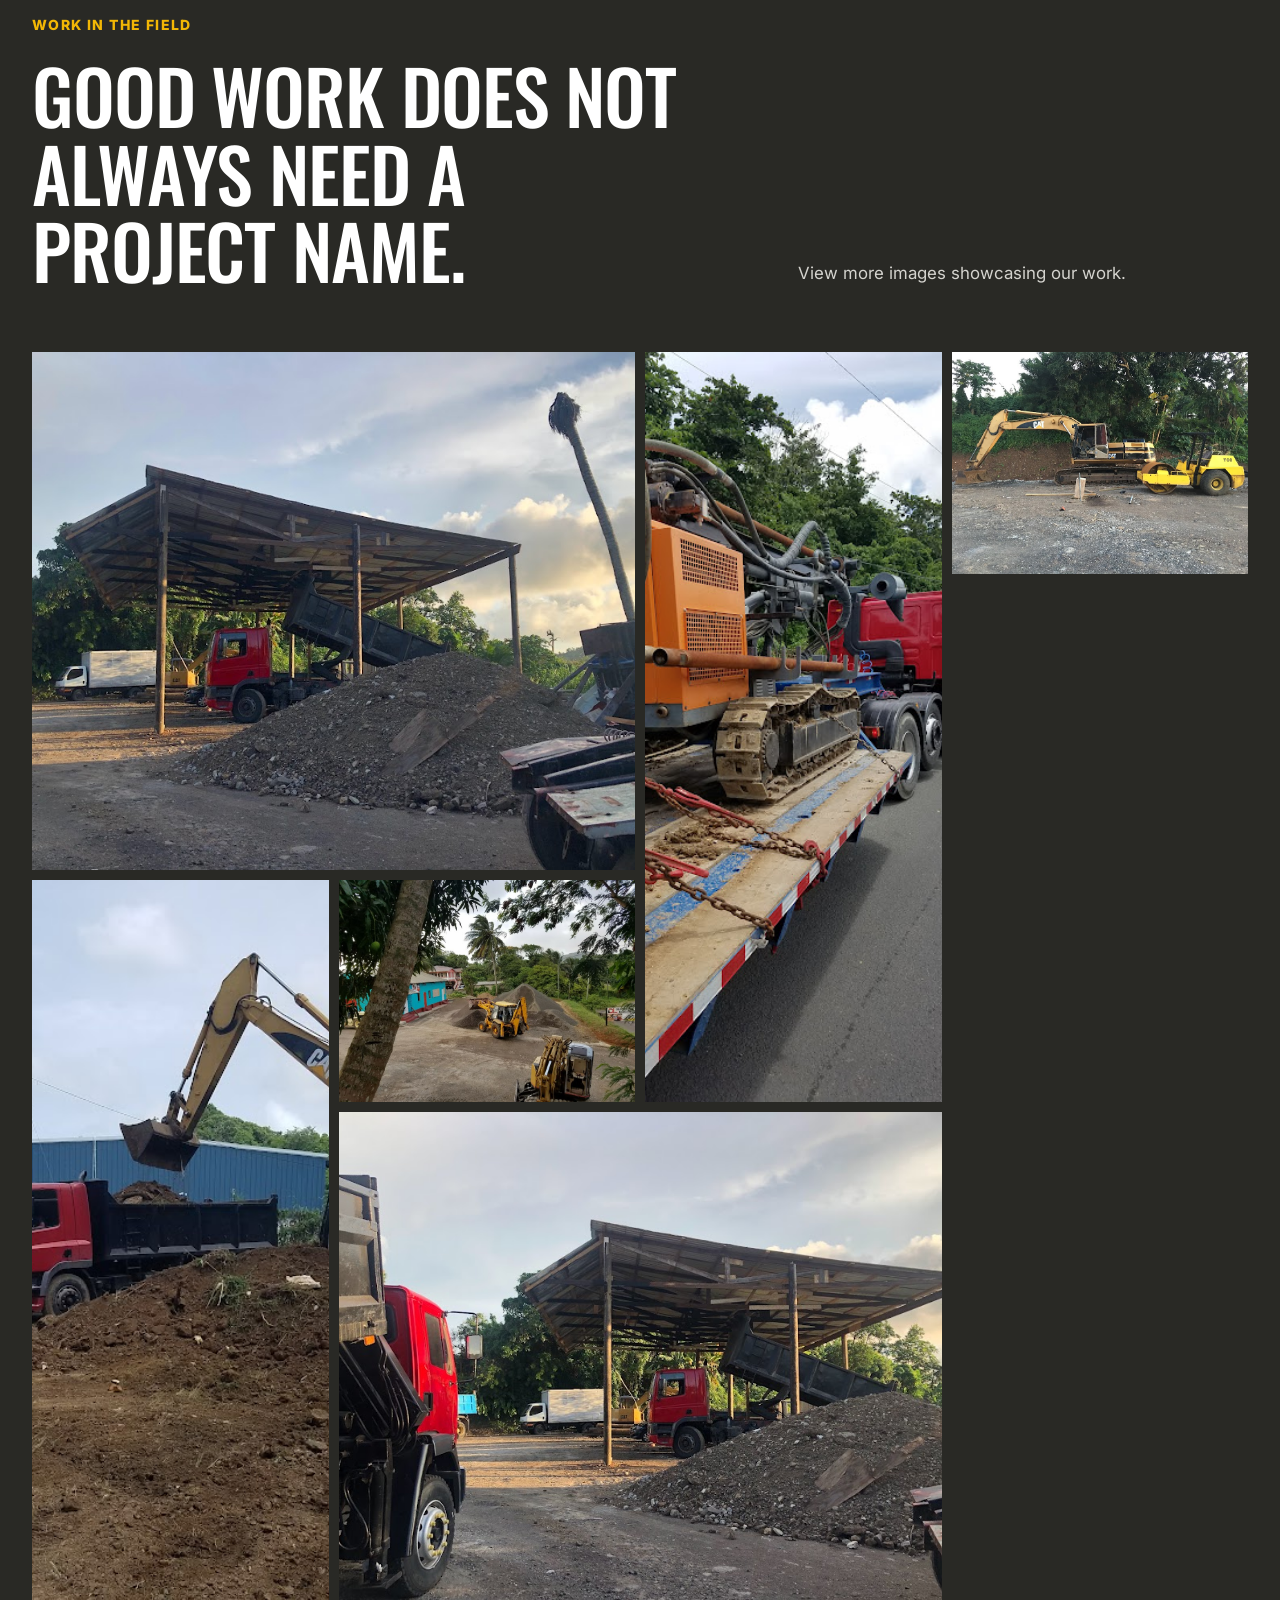
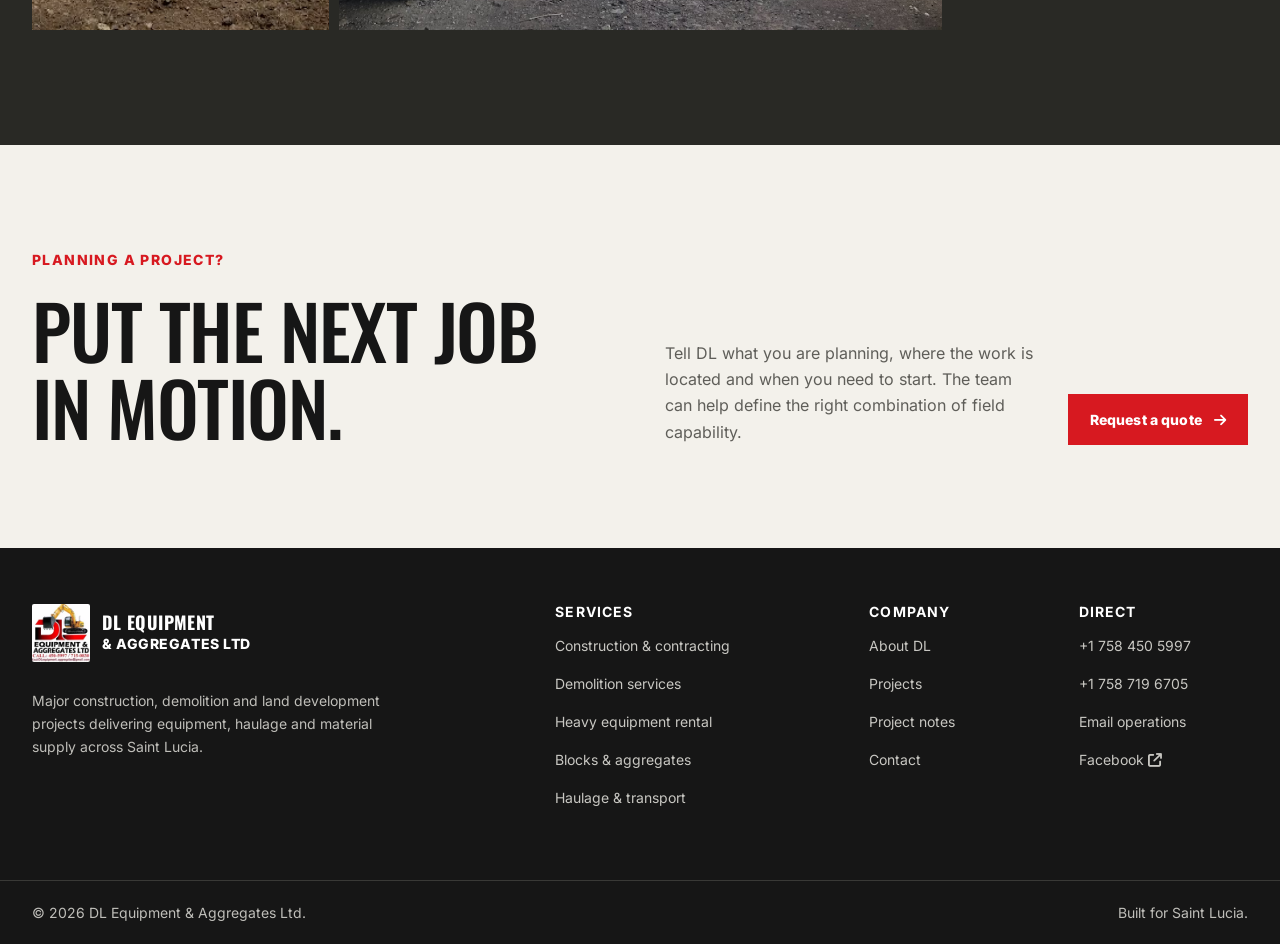
<file: projects/index.html>
<!doctype html>
<html lang="en">
<head>
  <meta charset="utf-8">
  <meta name="viewport" content="width=device-width, initial-scale=1">
  <title>Demolition &amp; Civil Works Projects | DL Equipment</title>
  <meta name="description" content="See DL’s work in Saint Lucia, including Rex St. Lucia hotel demolition, Queenslane structural demolition, Buckeye earthworks and LaCroix Chabeaux road repairs.">
  <meta name="theme-color" content="#161616">
  <link rel="canonical" href="https://dlequipmentaggregates.com/projects/">
  <meta property="og:type" content="website">
  <meta property="og:url" content="https://dlequipmentaggregates.com/projects/">
  <meta property="og:title" content="Demolition &amp; Civil Works Projects | DL Equipment">
  <meta property="og:description" content="See DL’s work in Saint Lucia, including Rex St. Lucia hotel demolition, Queenslane structural demolition, Buckeye earthworks and LaCroix Chabeaux road repairs.">
  <meta property="og:image" content="https://dlequipmentaggregates.com/Content/images/rex-st-lucian-demolition-aerial.webp">
  <link rel="stylesheet" href="https://cdnjs.cloudflare.com/ajax/libs/font-awesome/6.5.2/css/all.min.css" integrity="sha384-PPIZEGYM1v8zp5Py7UjFb79S58UeqCL9pYVnVPURKEqvioPROaVAJKKLzvH2rDnI" crossorigin="anonymous" referrerpolicy="no-referrer">
  <link rel="stylesheet" href="../tailwind.css">
  <link rel="stylesheet" href="../styles.css"><link rel="stylesheet" href="projects.css"><link rel="icon" href="../logo.jpg" type="image/jpeg">
  <script type="application/ld+json">
{
  "@context": "https://schema.org",
  "@graph": [
    {
      "@type": "CollectionPage",
      "@id": "https://dlequipmentaggregates.com/projects/#page",
      "name": "Projects",
      "url": "https://dlequipmentaggregates.com/projects/",
      "description": "See DL’s work in Saint Lucia, including Rex St. Lucia hotel demolition, Queenslane structural demolition, Buckeye earthworks and LaCroix Chabeaux road repairs.",
      "about": {
        "@id": "https://dlequipmentaggregates.com/#business"
      }
    },
    {
      "@type": "BreadcrumbList",
      "itemListElement": [
        {
          "@type": "ListItem",
          "position": 1,
          "name": "Home",
          "item": "https://dlequipmentaggregates.com/"
        },
        {
          "@type": "ListItem",
          "position": 2,
          "name": "Projects",
          "item": "https://dlequipmentaggregates.com/projects/"
        }
      ]
    }
  ]
}
  </script>
</head>
<body class="project-page">
  <a class="skip-link" href="#main">Skip to main content</a>
  <header class="site-header" id="top">
    <div class="utility-bar">
      <div class="shell utility-inner">
        <p class="utility-location">Hill 20, Babonneau, Saint Lucia</p>
        <div class="utility-links">
          <a class="utility-email" href="mailto:dlequipment.aggregates@gmail.com">dlequipment.aggregates@gmail.com</a>
          <a href="tel:+17584505997">+1 758 450 5997</a>
          <a href="tel:+17587196705">+1 758 719 6705</a>
        </div>
      </div>
    </div>
    <div class="nav-wrap">
      <div class="shell nav-inner">
        <a href="../" class="brand-lockup" aria-label="DL Equipment &amp; Aggregates Ltd home">
          <img src="../Content/images/dl-brand-logo-144w.webp" alt="" width="58" height="58">
          <span><strong>DL EQUIPMENT</strong><small>&amp; AGGREGATES LTD</small></span>
        </a>
        <button id="menuButton" class="menu-button" type="button" aria-label="Open navigation" aria-expanded="false" aria-controls="primaryNav">
          <span></span><span></span><span></span>
        </button>
        <nav id="primaryNav" class="primary-nav" aria-label="Primary navigation">
          <a class="nav-link" href="../">Home</a>
          <details class="nav-dropdown" name="primary-menu">
            <summary class="nav-link">
              <span>Services</span>
            </summary>
            <div class="nav-dropdown-links">
              <a href="../#services">All services</a>
              <a href="../site-works/">Site Works</a>
              <a href="../demolition/">Demolition</a>
              <a href="../equipment-rental/">Equipment</a>
              <a href="../aggregates-materials/">Materials</a>
              <a href="../haulage-services/">Haulage</a>
            </div>
          </details>
          <details class="nav-dropdown nav-dropdown-current" name="primary-menu">
            <summary class="nav-link">Projects</summary>
            <div class="nav-dropdown-links">
              <a href="./" aria-current="page">All projects</a>
              <a href="#rex-st-lucia">Rex St. Lucia demolition</a>
              <a href="#buckeye-project">Buckeye Project</a>
              <a href="#lacroix-chabeaux">LaCroix Chabeaux Road Repairs</a>
              <a href="#queenslane-demolition">Queenslane demolition</a>
            </div>
          </details>
          <a class="nav-link" href="../about/">Company</a>
          <a class="nav-link" href="../blog/">Blog</a>
          <a class="nav-link" href="../#contact">Contact</a>
          <a class="btn btn-primary nav-quote" href="../#quote">Request a quote</a>
        </nav>
      </div>
    </div>
  </header>

  <main id="main">
    <section class="portfolio-hero" aria-labelledby="portfolio-title">
      <div class="shell portfolio-hero-grid">
        <div class="portfolio-hero-copy">
          <p class="kicker kicker-light">DL project portfolio</p>
          <h1 id="portfolio-title">The work, together.</h1>
          <p>This is DL’s working record: the major projects, site progress and field operations that show how serious work gets done across Saint Lucia.</p>
          <div class="portfolio-hero-actions">
            <a class="btn btn-primary" href="#featured-projects">Explore projects <i class="fa-solid fa-arrow-down" aria-hidden="true"></i></a>
            <a class="hero-field-link" href="#work-in-the-field">See work in the field <i class="fa-solid fa-arrow-down" aria-hidden="true"></i></a>
          </div>
        </div>
        <aside class="portfolio-mosaic" aria-label="A selection of DL project images">
          <a class="mosaic-tile-rex" href="#rex-st-lucia">
            <img src="../Content/images/rex-st-lucian-demolition-aerial.webp" alt="" width="1440" height="808" fetchpriority="high" decoding="async">
            <span>Rex St. Lucia demolition</span>
          </a>
          <a href="#buckeye-project">
            <img src="../Content/images/buckeye-dozer-and-grader.jpg" alt="DL dozer and grader at the Buckeye Project" width="1600" height="1200" loading="eager">
            <span>Buckeye Project</span>
          </a>
          <a href="#queenslane-demolition">
            <img src="../Content/images/queenslane-demolition-24-structure.jpg" alt="Queenslane demolition work" width="1145" height="644" loading="eager">
            <span>Queenslane demolition</span>
          </a>
          <a class="mosaic-tile-lacroix" href="#lacroix-chabeaux">
            <img src="../Content/images/lacroix-chabeaux-roadside-backhoe.webp" alt="" width="960" height="849" loading="eager" decoding="async">
            <span>LaCroix Chabeaux Road Repairs</span>
          </a>
        </aside>
      </div>
    </section>
    <nav class="project-index" aria-label="Projects page sections"><div class="shell"><span>Browse the work</span><div><a href="#featured-projects">Named projects</a><a href="#work-in-the-field">Work in the field</a></div></div></nav>

    <section class="featured-projects section-pad" id="featured-projects" aria-labelledby="featured-title"><div class="shell"><div class="projects-intro"><div><p class="kicker">Named projects</p><h2 id="featured-title">One project. One complete record.</h2></div><p>See how DL handles commercial demolition, site development and road repairs across Saint Lucia, with photos and footage from the worksite.</p></div>
      <div class="project-ledger">
        <details class="project-record" id="rex-st-lucia" open>
          <summary><span class="project-record-name" id="rex-st-lucian">Rex St. Lucia demolition</span><span class="project-tags"><span>Demolition</span><span>Heavy equipment</span></span><span class="project-toggle"><span class="toggle-open">Hide gallery</span><span class="toggle-closed">View gallery</span><i class="fa-solid fa-plus" aria-hidden="true"></i></span></summary>
          <div class="project-record-body">
            <div class="project-record-copy">
              <p>At the former Rex St. Lucia hotel, DL’s excavators dismantled parts of the structure and loaded debris into trucks for removal. The aerial footage shows the scale of the beachfront site and how the work progressed.</p>
              <span>3 photos · 1 video</span>
              <a class="text-link" href="../demolition/">Explore DL’s demolition services</a>
            </div>
            <div class="project-gallery project-gallery-rex">
              <figure>
                <img src="../Content/images/rex-st-lucian-demolition-aerial.webp" alt="Aerial view of the beachfront hotel, excavator and demolition debris at the Rex St. Lucia site" width="1440" height="808" loading="lazy" decoding="async">
                <figcaption>Aerial view of the site</figcaption>
              </figure>
              <figure>
                <img src="../Content/images/rex-st-lucian-debris-loading.webp" alt="Excavator loading demolition debris into a blue dump truck at the Rex St. Lucia hotel site" width="1200" height="676" loading="lazy" decoding="async">
                <figcaption>Debris loading</figcaption>
              </figure>
              <figure>
                <img src="../Content/images/rex-st-lucian-hotel-structure-demolition.jpg" alt="DL excavators carrying out demolition work at the Rex St. Lucia hotel" width="859" height="644" loading="lazy">
                <figcaption>Demolition work</figcaption>
              </figure>
              <figure class="project-video">
                <video controls playsinline preload="none" width="848" height="480" aria-label="Aerial video of the Rex St. Lucia demolition"
                  poster="../Content/images/rex-st-lucian-aerial-video-poster.webp">
                  <source src="../Content/videos/rex-st-lucian-aerial-demolition.mp4" type="video/mp4">
                  <a href="../Content/videos/rex-st-lucian-aerial-demolition.mp4">Open the aerial video</a>
                </video>
                <figcaption>Aerial footage of demolition progress</figcaption>
              </figure>
            </div>
          </div>
        </details>
        <details class="project-record" id="buckeye-project" open>
          <summary><span class="project-record-name">Buckeye Project</span><span class="project-tags"><span>Site development</span><span>Earthworks</span><span>Equipment</span></span><span class="project-toggle"><span class="toggle-open">Hide gallery</span><span class="toggle-closed">View gallery</span><i class="fa-solid fa-plus" aria-hidden="true"></i></span></summary>
          <div class="project-record-body"><div class="project-record-copy"><p>DL’s field photos from Buckeye show dozers, grading equipment and a roller supporting earthworks and site development. <a href="../equipment-rental/">View the heavy equipment rental fleet</a>.</p><span>10 images</span></div><div class="project-gallery project-gallery-buckeye">
            <figure><img src="../Content/images/buckeye-earthworks-equipment.jpg" alt="DL earthworks equipment at the Buckeye Project" width="1600" height="1200" loading="eager"></figure>
            <figure><img src="../Content/images/buckeye-heavy-haulage-truck.jpg" alt="DL equipment at the Buckeye Project" width="1600" height="1200" loading="lazy"></figure>
            <figure><img src="../Content/images/buckeye-single-drum-roller.jpg" alt="DL site equipment at the Buckeye Project" width="1600" height="1200" loading="lazy"></figure>
            <figure><img src="../Content/images/buckeye-machinery-at-work-01.jpg" alt="DL machinery working at the Buckeye Project" width="1600" height="1200" loading="lazy"></figure>
            <figure><img src="../Content/images/buckeye-machinery-at-work-02.jpg" alt="DL field equipment at the Buckeye Project" width="1600" height="1200" loading="lazy"></figure>
            <figure><img src="../Content/images/buckeye-site-development-01.jpg" alt="DL site development work at the Buckeye Project" width="1600" height="1200" loading="lazy"></figure>
            <figure><img src="../Content/images/buckeye-site-development-02.jpg" alt="DL earthworks equipment at the Buckeye Project" width="1600" height="1200" loading="lazy"></figure>
            <figure><img src="../Content/images/buckeye-site-development-03.jpg" alt="DL machinery at the Buckeye Project" width="1600" height="1200" loading="lazy"></figure>
            <figure><img src="../Content/images/buckeye-dozer-and-grader.jpg" alt="DL dozer and grader at the Buckeye Project" width="1600" height="1200" loading="lazy"></figure>
            <figure><img src="../Content/images/buckeye-fleet-at-worksite.jpg" alt="DL equipment at the Buckeye Project" width="1600" height="1200" loading="lazy"></figure>
          </div></div>
        </details>
        <details class="project-record" id="lacroix-chabeaux" open>
          <summary><span class="project-record-name">LaCroix Chabeaux Road Repairs</span><span class="project-tags"><span>Road repairs</span><span>Civil works</span></span><span class="project-toggle"><span class="toggle-open">Hide gallery</span><span class="toggle-closed">View gallery</span><i class="fa-solid fa-plus" aria-hidden="true"></i></span></summary>
          <div class="project-record-body">
            <div class="project-record-copy">
              <p>Photos and video show DL’s crew using a backhoe and preparing a pavement saw at the road edge. <a href="../site-works/">See DL’s road and civil works services</a>.</p>
              <span>4 photos · 1 video</span>
            </div>
            <div class="project-gallery project-gallery-lacroix">
              <figure class="project-road-photo">
                <img src="../Content/images/lacroix-chabeaux-roadside-backhoe.webp" alt="Crew member and backhoe at the LaCroix Chabeaux roadside work area" width="960" height="849" loading="lazy" decoding="async">
                <figcaption>Backhoe at the worksite</figcaption>
              </figure>
              <figure class="project-road-photo">
                <img src="../Content/images/lacroix-chabeaux-road-edge-repairs.webp" alt="DL crew member beside a backhoe working along the road edge" width="900" height="1200" loading="lazy" decoding="async">
                <figcaption>Work along the road edge</figcaption>
              </figure>
              <figure class="project-road-photo">
                <img src="../Content/images/lacroix-chabeaux-roadside-excavator.jpg" alt="Tracked excavator digging at a coned-off section of road" width="483" height="644" loading="lazy" decoding="async">
                <figcaption>Roadside excavation</figcaption>
              </figure>
              <figure class="project-road-photo">
                <img src="../Content/images/lacroix-chabeaux-pavement-saw-preparation.jpg" alt="DL crew preparing a pavement saw along a marked line on the road" width="483" height="644" loading="lazy" decoding="async">
                <figcaption>Pavement saw preparation</figcaption>
              </figure>
              <figure class="project-video project-video-portrait">
                <video controls playsinline preload="none" width="480" height="848" aria-label="Video of the LaCroix Chabeaux Road Repairs"
                  poster="../Content/images/lacroix-chabeaux-road-repairs-poster.webp">
                  <source src="../Content/videos/lacroix-chabeaux-road-repairs.mp4" type="video/mp4">
                  <track kind="captions" src="../Content/videos/lacroix-chabeaux-road-repairs-en.vtt" srclang="en" label="English">
                  <a href="../Content/videos/lacroix-chabeaux-road-repairs.mp4">Open the road repairs video</a>
                </video>
                <figcaption>LaCroix Chabeaux Road Repairs video</figcaption>
              </figure>
            </div>
          </div>
        </details>
        <details class="project-record" id="queenslane-demolition" open>
          <summary><span class="project-record-name">Queenslane demolition</span><span class="project-tags"><span>Demolition</span><span>Site clearance</span><span>Field operations</span></span><span class="project-toggle"><span class="toggle-open">Hide gallery</span><span class="toggle-closed">View gallery</span><i class="fa-solid fa-plus" aria-hidden="true"></i></span></summary>
          <div class="project-record-body"><div class="project-record-copy"><p>The Queenslane gallery follows structural demolition from the standing building through debris handling and site clearance. <a href="../demolition/">See what DL can include in a demolition scope</a>.</p><span>32 images</span></div><div class="project-gallery project-gallery-queenslane">
            <figure><img src="../Content/images/queenslane-demolition-01.jpg" alt="Queenslane demolition project" width="1145" height="644" loading="lazy"></figure>
            <figure><img src="../Content/images/queenslane-demolition-02.jpg" alt="Queenslane demolition progress" width="859" height="644" loading="lazy"></figure>
            <figure><img src="../Content/images/queenslane-demolition-03.jpg" alt="Queenslane demolition project" width="859" height="644" loading="lazy"></figure>
            <figure><img src="../Content/images/queenslane-demolition-04.jpg" alt="Queenslane demolition project" width="1358" height="301" loading="lazy"></figure>
            <figure><img src="../Content/images/queenslane-demolition-05.jpg" alt="Queenslane demolition project" width="859" height="644" loading="lazy"></figure>
            <figure><img src="../Content/images/queenslane-demolition-06.jpg" alt="Queenslane demolition project" width="859" height="644" loading="lazy"></figure>
            <figure><img src="../Content/images/queenslane-demolition-07.jpg" alt="Queenslane demolition project" width="362" height="644" loading="lazy"></figure>
            <figure><img src="../Content/images/queenslane-demolition-08-interior-assessment.jpg" alt="Queenslane demolition project" width="483" height="644" loading="lazy"></figure>
            <figure><img src="../Content/images/queenslane-demolition-09.jpg" alt="Queenslane demolition project" width="483" height="644" loading="lazy"></figure>
            <figure><img src="../Content/images/queenslane-demolition-10.jpg" alt="Queenslane demolition project" width="362" height="644" loading="lazy"></figure>
            <figure><img src="../Content/images/queenslane-demolition-11.jpg" alt="Queenslane demolition project" width="859" height="644" loading="lazy"></figure>
            <figure><img src="../Content/images/queenslane-demolition-12.jpg" alt="Queenslane demolition project" width="859" height="644" loading="lazy"></figure>
            <figure><img src="../Content/images/queenslane-demolition-13.jpg" alt="Queenslane demolition project" width="859" height="644" loading="lazy"></figure>
            <figure><img src="../Content/images/queenslane-demolition-14.jpg" alt="Queenslane demolition project" width="859" height="644" loading="lazy"></figure>
            <figure><img src="../Content/images/queenslane-demolition-15.jpg" alt="Queenslane demolition project" width="859" height="644" loading="lazy"></figure>
            <figure><img src="../Content/images/queenslane-demolition-16.jpg" alt="Queenslane demolition project" width="1145" height="644" loading="lazy"></figure>
            <figure><img src="../Content/images/queenslane-demolition-17.jpg" alt="Queenslane demolition project" width="1145" height="644" loading="lazy"></figure>
            <figure><img src="../Content/images/queenslane-demolition-18.jpg" alt="Queenslane demolition project" width="1145" height="644" loading="lazy"></figure>
            <figure><img src="../Content/images/queenslane-demolition-19.jpg" alt="Queenslane demolition project" width="1145" height="644" loading="lazy"></figure>
            <figure><img src="../Content/images/queenslane-demolition-20.jpg" alt="Queenslane demolition project" width="1145" height="644" loading="lazy"></figure>
            <figure><img src="../Content/images/queenslane-demolition-21.jpg" alt="Queenslane demolition project" width="859" height="644" loading="lazy"></figure>
            <figure><img src="../Content/images/queenslane-demolition-22.jpg" alt="Queenslane demolition project" width="1145" height="644" loading="lazy"></figure>
            <figure><img src="../Content/images/queenslane-demolition-23.jpg" alt="Queenslane demolition project" width="859" height="644" loading="lazy"></figure>
            <figure><img src="../Content/images/queenslane-demolition-24-structure.jpg" alt="Queenslane demolition structure during field work" width="1145" height="644" loading="lazy"></figure>
            <figure><img src="../Content/images/queenslane-demolition-25.jpg" alt="Queenslane demolition project" width="859" height="644" loading="lazy"></figure>
            <figure><img src="../Content/images/queenslane-demolition-26.jpg" alt="Queenslane demolition project" width="483" height="644" loading="lazy"></figure>
            <figure><img src="../Content/images/queenslane-demolition-27.jpg" alt="Queenslane demolition project" width="483" height="644" loading="lazy"></figure>
            <figure><img src="../Content/images/queenslane-demolition-28.jpg" alt="Queenslane demolition project" width="859" height="644" loading="lazy"></figure>
            <figure><img src="../Content/images/queenslane-demolition-29.jpg" alt="Queenslane demolition project" width="859" height="644" loading="lazy"></figure>
            <figure><img src="../Content/images/queenslane-demolition-30.jpg" alt="Queenslane demolition project" width="859" height="644" loading="lazy"></figure>
            <figure><img src="../Content/images/queenslane-demolition-31.jpg" alt="Queenslane demolition project" width="859" height="644" loading="lazy"></figure>
            <figure><img src="../Content/images/queenslane-demolition-32-masonry-structure.jpg" alt="Queenslane demolition project" width="859" height="644" loading="lazy"></figure>
          </div></div>
        </details>
      </div>
    </div></section>

    <section class="field-section section-pad" id="work-in-the-field" aria-labelledby="field-title"><div class="shell"><div class="field-intro"><div><p class="kicker kicker-light">Work in the field</p><h2 id="field-title">Good work does not always need a project name.</h2></div><p>View more images showcasing our work.</p></div><div class="field-grid">
      <figure><img src="../Content/images/materials-yard-stockpile-and-shelter.jpg" alt="DL aggregate and material handling work" width="644" height="859" loading="lazy"><figcaption><span>Material handling</span>DL work in the field</figcaption></figure>
      <figure><img src="../Content/images/haulage-tracked-equipment-on-lowboy.jpg" alt="DL heavy equipment transport on a lowboy trailer" width="483" height="644" loading="lazy"><figcaption><span>Haulage</span>Heavy equipment transport</figcaption></figure>
      <figure><img src="../Content/images/equipment-excavator-and-roller-at-worksite.jpg" alt="DL excavator and compactor at a field operation" width="859" height="644" loading="lazy"><figcaption><span>Field support</span>Equipment ready for the job</figcaption></figure>
      <figure><img src="../Content/images/site-works-excavator-loading-truck.jpg" alt="DL field operation" width="859" height="644" loading="lazy"><figcaption><span>From the field</span>Site work in progress</figcaption></figure>
      <figure><img src="../Content/images/materials-yard-equipment-overview.jpg" alt="DL equipment at work" width="859" height="644" loading="lazy"><figcaption><span>Field support</span>Equipment at work</figcaption></figure>
      <figure><img src="../Content/images/materials-yard-dump-truck-and-stockpile.jpg" alt="DL material handling operation" width="859" height="644" loading="lazy"><figcaption><span>Materials</span>Day-to-day operations</figcaption></figure>
    </div></div></section>
    <section class="portfolio-cta" aria-labelledby="portfolio-cta-title"><div class="shell"><div><p class="kicker">Planning a project?</p><h2 id="portfolio-cta-title">Put the next job in motion.</h2></div><p>Tell DL what you are planning, where the work is located and when you need to start. The team can help define the right combination of field capability.</p><a class="btn btn-primary" href="../#quote">Request a quote <i class="fa-solid fa-arrow-right" aria-hidden="true"></i></a></div></section>
  </main>

  <footer class="footer"><div class="shell grid gap-10 py-14 md:grid-cols-12"><div class="md:col-span-4"><a href="../" class="brand-lockup brand-lockup-footer"><img src="../Content/images/dl-brand-logo-144w.webp" alt="" width="60" height="60"><span><strong>DL EQUIPMENT</strong><small>&amp; AGGREGATES LTD</small></span></a><p class="mt-5 max-w-md">Major construction, demolition and land development projects delivering equipment, haulage and material supply across Saint Lucia.</p></div><div class="md:col-span-3 md:col-start-6"><h2>Services</h2><a href="../site-works/">Construction &amp; contracting</a><a href="../demolition/">Demolition services</a><a href="../equipment-rental/">Heavy equipment rental</a><a href="../aggregates-materials/">Blocks &amp; aggregates</a><a href="../haulage-services/">Haulage &amp; transport</a></div><div class="md:col-span-2"><h2>Company</h2><a href="../about/">About DL</a><a href="./">Projects</a><a href="../blog/">Project notes</a><a href="../#contact">Contact</a></div><div class="md:col-span-2"><h2>Direct</h2><a href="tel:+17584505997">+1 758 450 5997</a><a href="tel:+17587196705">+1 758 719 6705</a><a href="mailto:dlequipment.aggregates@gmail.com">Email operations</a><a href="https://www.facebook.com/dlholdingslimited" target="_blank" rel="noopener">Facebook <i class="fa-solid fa-arrow-up-right-from-square" aria-hidden="true"></i></a></div></div><div class="footer-base"><div class="shell flex flex-col gap-2 py-5 sm:flex-row sm:items-center sm:justify-between"><p>© <span id="year"></span> DL Equipment &amp; Aggregates Ltd.</p><p>Built for Saint Lucia.</p></div></div></footer>
  <div class="mobile-action-bar lg:hidden" aria-label="Quick actions"><a href="tel:+17584505997"><i class="fa-solid fa-phone" aria-hidden="true"></i> Call now</a><a href="../#quote">Request quote <i class="fa-solid fa-arrow-right" aria-hidden="true"></i></a></div>
  <script src="../script.js" defer></script>
</body>
</html>
</file>
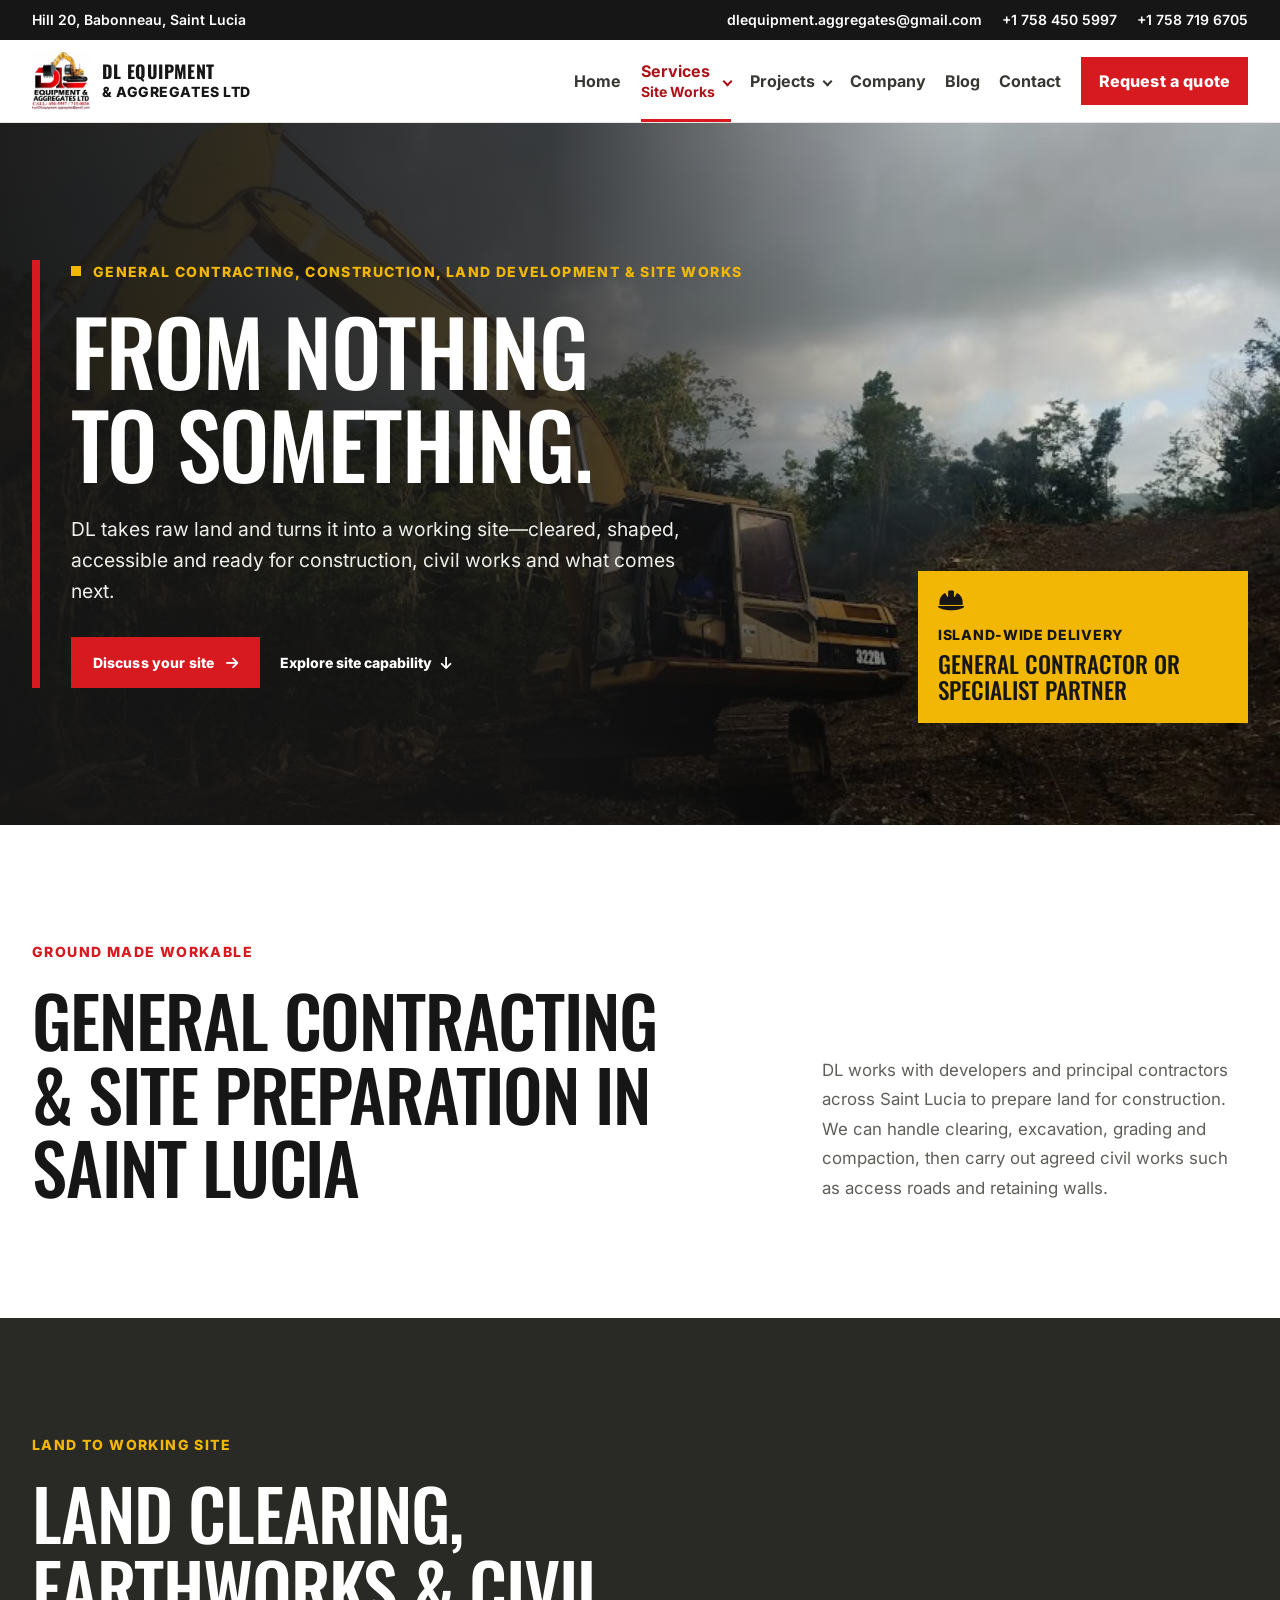
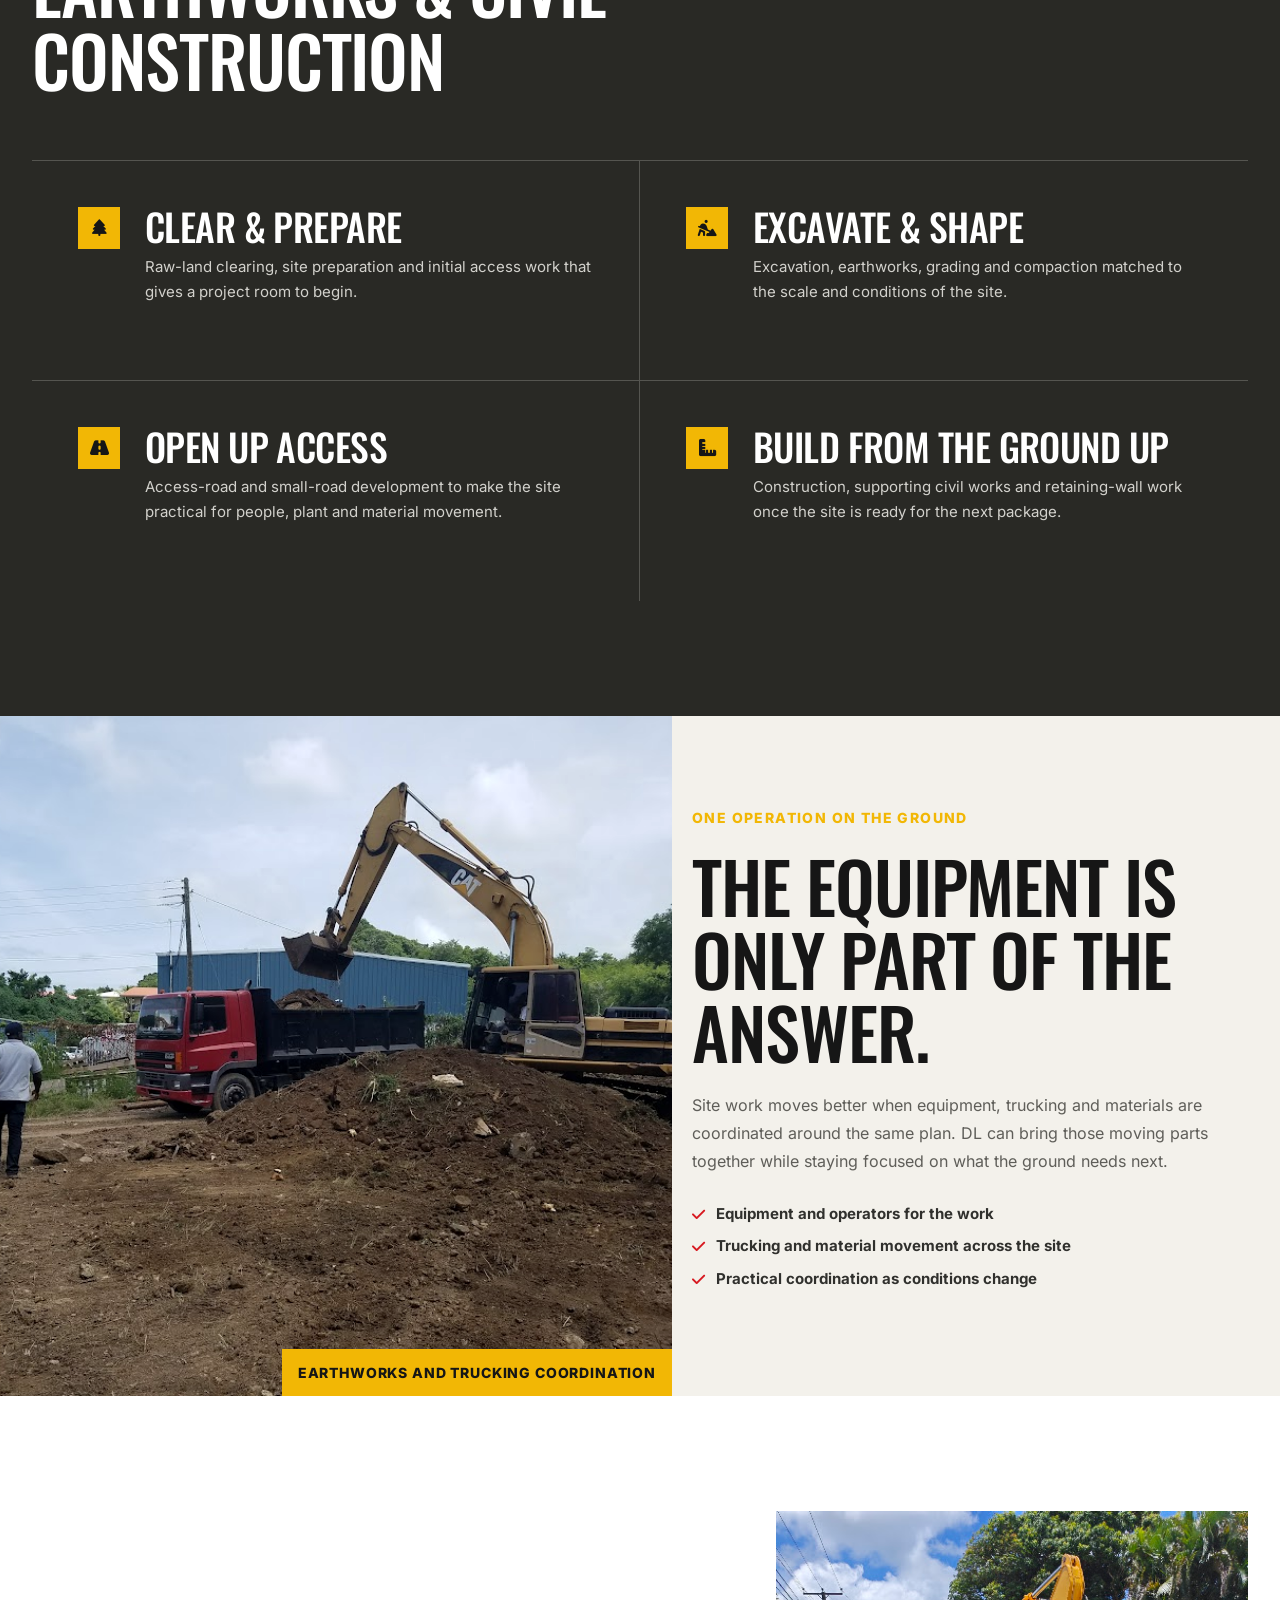
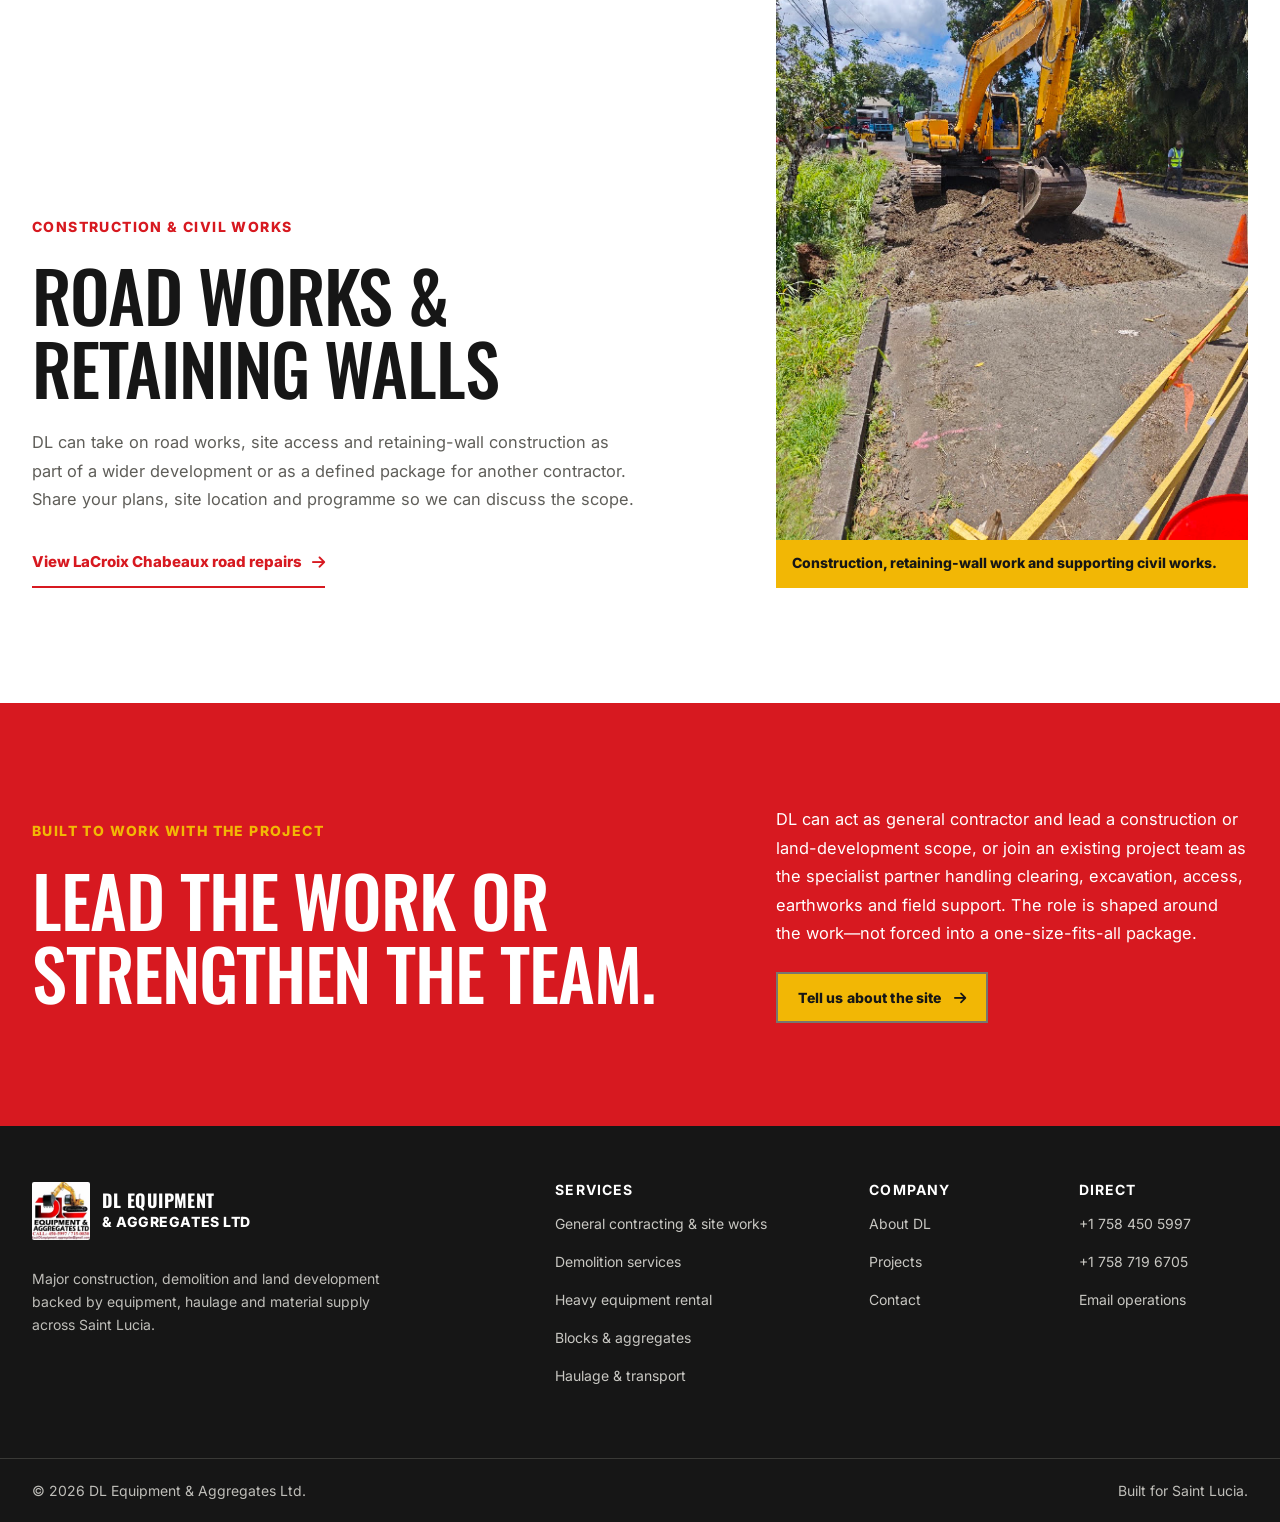
<file: site-works/index.html>
<!doctype html>
<html lang="en">
<head>
  <meta charset="utf-8">
  <meta name="viewport" content="width=device-width, initial-scale=1">
  <title>Construction &amp; Civil Works in Saint Lucia | DL Equipment</title>
  <meta name="description" content="DL provides general contracting, civil works and site preparation in Saint Lucia, including clearing, excavation, grading, compaction and access-road works.">
  <meta name="theme-color" content="#161616">
  <link rel="canonical" href="https://dlequipmentaggregates.com/site-works/">
  <meta property="og:type" content="website">
  <meta property="og:url" content="https://dlequipmentaggregates.com/site-works/">
  <meta property="og:title" content="Construction &amp; Civil Works in Saint Lucia | DL Equipment">
  <meta property="og:description" content="DL provides general contracting, civil works and site preparation in Saint Lucia, including clearing, excavation, grading, compaction and access-road works.">
  <meta property="og:image" content="https://dlequipmentaggregates.com/Content/images/site-works-land-clearing-excavator.jpg">
  <link rel="stylesheet" href="https://cdnjs.cloudflare.com/ajax/libs/font-awesome/6.5.2/css/all.min.css" integrity="sha384-PPIZEGYM1v8zp5Py7UjFb79S58UeqCL9pYVnVPURKEqvioPROaVAJKKLzvH2rDnI" crossorigin="anonymous" referrerpolicy="no-referrer">
  <link rel="stylesheet" href="../tailwind.css">
  <link rel="stylesheet" href="../styles.css"><link rel="stylesheet" href="site-works.css"><link rel="icon" href="../logo.jpg" type="image/jpeg">
  <script type="application/ld+json">
{
  "@context": "https://schema.org",
  "@graph": [
    {
      "@type": "Service",
      "@id": "https://dlequipmentaggregates.com/site-works/#service",
      "name": "Construction and civil works",
      "url": "https://dlequipmentaggregates.com/site-works/",
      "description": "DL provides general contracting, civil works and site preparation in Saint Lucia, including clearing, excavation, grading, compaction and access-road works.",
      "provider": {
        "@id": "https://dlequipmentaggregates.com/#business"
      },
      "areaServed": {
        "@type": "Country",
        "name": "Saint Lucia"
      }
    },
    {
      "@type": "BreadcrumbList",
      "itemListElement": [
        {
          "@type": "ListItem",
          "position": 1,
          "name": "Home",
          "item": "https://dlequipmentaggregates.com/"
        },
        {
          "@type": "ListItem",
          "position": 2,
          "name": "Construction and civil works",
          "item": "https://dlequipmentaggregates.com/site-works/"
        }
      ]
    }
  ]
}
  </script>
</head>
<body class="site-works-page">
  <a class="skip-link" href="#main">Skip to main content</a>
  <header class="site-header" id="top">
    <div class="utility-bar">
      <div class="shell utility-inner">
        <p class="utility-location">Hill 20, Babonneau, Saint Lucia</p>
        <div class="utility-links">
          <a class="utility-email" href="mailto:dlequipment.aggregates@gmail.com">dlequipment.aggregates@gmail.com</a>
          <a href="tel:+17584505997">+1 758 450 5997</a>
          <a href="tel:+17587196705">+1 758 719 6705</a>
        </div>
      </div>
    </div>
    <div class="nav-wrap">
      <div class="shell nav-inner">
        <a href="../" class="brand-lockup" aria-label="DL Equipment &amp; Aggregates Ltd home">
          <img src="../Content/images/dl-brand-logo-144w.webp" alt="" width="58" height="58">
          <span><strong>DL EQUIPMENT</strong><small>&amp; AGGREGATES LTD</small></span>
        </a>
        <button id="menuButton" class="menu-button" type="button" aria-label="Open navigation" aria-expanded="false" aria-controls="primaryNav">
          <span></span><span></span><span></span>
        </button>
        <nav id="primaryNav" class="primary-nav" aria-label="Primary navigation">
          <a class="nav-link" href="../">Home</a>
          <details class="nav-dropdown nav-dropdown-current" name="primary-menu">
            <summary class="nav-link">
              <span>Services<small>Site Works</small></span>
            </summary>
            <div class="nav-dropdown-links">
              <a href="../#services">All services</a>
              <a href="./" aria-current="page">Site Works</a>
              <a href="../demolition/">Demolition</a>
              <a href="../equipment-rental/">Equipment</a>
              <a href="../aggregates-materials/">Materials</a>
              <a href="../haulage-services/">Haulage</a>
            </div>
          </details>
          <details class="nav-dropdown" name="primary-menu">
            <summary class="nav-link">Projects</summary>
            <div class="nav-dropdown-links">
              <a href="../projects/">All projects</a>
              <a href="../projects/#rex-st-lucia">Rex St. Lucia demolition</a>
              <a href="../projects/#buckeye-project">Buckeye Project</a>
              <a href="../projects/#lacroix-chabeaux">LaCroix Chabeaux Road Repairs</a>
              <a href="../projects/#queenslane-demolition">Queenslane demolition</a>
            </div>
          </details>
          <a class="nav-link" href="../about/">Company</a>
          <a class="nav-link" href="../blog/">Blog</a>
          <a class="nav-link" href="../#contact">Contact</a>
          <a class="btn btn-primary nav-quote" href="../#quote">Request a quote</a>
        </nav>
      </div>
    </div>
  </header>

  <main id="main">
    <section class="land-hero" aria-labelledby="land-hero-title"><div class="land-hero-image" role="img" aria-label="Excavator clearing raw land for development"></div><div class="land-hero-shade" aria-hidden="true"></div><div class="shell land-hero-layout"><div class="land-hero-copy"><p class="location-line">General contracting, construction, land development &amp; site works</p><h1 id="land-hero-title">From nothing to something.</h1><p>DL takes raw land and turns it into a working site—cleared, shaped, accessible and ready for construction, civil works and what comes next.</p><div class="land-hero-actions"><a class="btn btn-primary" href="../#quote">Discuss your site <i class="fa-solid fa-arrow-right" aria-hidden="true"></i></a><a class="land-hero-link" href="#site-capability">Explore site capability <i class="fa-solid fa-arrow-down" aria-hidden="true"></i></a></div></div><aside class="land-hero-note"><i class="fa-solid fa-helmet-safety" aria-hidden="true"></i><span>Island-wide delivery<strong>General contractor or specialist partner</strong></span></aside></div></section>

    <section class="site-intro section-pad" aria-labelledby="site-intro-title"><div class="shell site-intro-layout"><div><p class="kicker">Ground made workable</p><h2 id="site-intro-title">General contracting &amp; site preparation in Saint Lucia</h2></div><p>DL works with developers and principal contractors across Saint Lucia to prepare land for construction. We can handle clearing, excavation, grading and compaction, then carry out agreed civil works such as access roads and retaining walls.</p></div></section>

    <section class="site-capability section-pad" id="site-capability" aria-labelledby="capability-title"><div class="shell"><div class="capability-heading"><p class="kicker">Land to working site</p><h2 id="capability-title">Land clearing, earthworks &amp; civil construction</h2></div><div class="site-steps">
      <article><div class="step-icon"><i class="fa-solid fa-tree" aria-hidden="true"></i></div><div><h3>Clear &amp; prepare</h3><p>Raw-land clearing, site preparation and initial access work that gives a project room to begin.</p></div></article>
      <article><div class="step-icon"><i class="fa-solid fa-person-digging" aria-hidden="true"></i></div><div><h3>Excavate &amp; shape</h3><p>Excavation, earthworks, grading and compaction matched to the scale and conditions of the site.</p></div></article>
      <article><div class="step-icon"><i class="fa-solid fa-road" aria-hidden="true"></i></div><div><h3>Open up access</h3><p>Access-road and small-road development to make the site practical for people, plant and material movement.</p></div></article>
      <article><div class="step-icon"><i class="fa-solid fa-ruler-combined" aria-hidden="true"></i></div><div><h3>Build from the ground up</h3><p>Construction, supporting civil works and retaining-wall work once the site is ready for the next package.</p></div></article>
    </div></div></section>

    <section class="site-field-stage" aria-labelledby="field-stage-title"><div class="field-stage-image"><img src="../Content/images/site-works-excavator-loading-truck.jpg" alt="Excavator loading earth into a truck during site works" width="859" height="644" loading="lazy"><span>Earthworks and trucking coordination</span></div><div class="field-stage-copy"><p class="kicker kicker-light">One operation on the ground</p><h2 id="field-stage-title">The equipment is only part of the answer.</h2><p>Site work moves better when equipment, trucking and materials are coordinated around the same plan. DL can bring those moving parts together while staying focused on what the ground needs next.</p><ul><li><i class="fa-solid fa-check" aria-hidden="true"></i>Equipment and operators for the work</li><li><i class="fa-solid fa-check" aria-hidden="true"></i>Trucking and material movement across the site</li><li><i class="fa-solid fa-check" aria-hidden="true"></i>Practical coordination as conditions change</li></ul></div></section>

    <section class="civil-works section-pad" aria-labelledby="civil-title"><div class="shell civil-layout"><div class="civil-copy"><p class="kicker">Construction &amp; civil works</p><h2 id="civil-title">Road works &amp; retaining walls</h2><p>DL can take on road works, site access and retaining-wall construction as part of a wider development or as a defined package for another contractor. Share your plans, site location and programme so we can discuss the scope.</p><a class="text-link" href="../projects/#lacroix-chabeaux">View LaCroix Chabeaux road repairs <i class="fa-solid fa-arrow-right" aria-hidden="true"></i></a></div><figure class="civil-figure"><img src="../Content/images/lacroix-chabeaux-roadside-excavator.jpg" alt="Excavator working on retaining-wall construction at Paix Bouche" width="483" height="644" loading="lazy"><figcaption>Construction, retaining-wall work and supporting civil works.</figcaption></figure></div></section>

    <section class="site-partner" aria-labelledby="partner-title"><div class="shell partner-layout"><div><p class="kicker kicker-light">Built to work with the project</p><h2 id="partner-title">Lead the work or strengthen the team.</h2></div><div><p>DL can act as general contractor and lead a construction or land-development scope, or join an existing project team as the specialist partner handling clearing, excavation, access, earthworks and field support. The role is shaped around the work—not forced into a one-size-fits-all package.</p><a class="btn btn-equipment" href="../#quote">Tell us about the site <i class="fa-solid fa-arrow-right" aria-hidden="true"></i></a></div></div></section>
  </main>

  <footer class="footer"><div class="shell grid gap-10 py-14 md:grid-cols-12"><div class="md:col-span-4"><a href="../" class="brand-lockup brand-lockup-footer"><img src="../Content/images/dl-brand-logo-144w.webp" alt="" width="60" height="60"><span><strong>DL EQUIPMENT</strong><small>&amp; AGGREGATES LTD</small></span></a><p class="mt-5 max-w-md">Major construction, demolition and land development backed by equipment, haulage and material supply across Saint Lucia.</p></div><div class="md:col-span-3 md:col-start-6"><h2>Services</h2><a href="./">General contracting &amp; site works</a><a href="../demolition/">Demolition services</a><a href="../equipment-rental/">Heavy equipment rental</a><a href="../aggregates-materials/">Blocks &amp; aggregates</a><a href="../haulage-services/">Haulage &amp; transport</a></div><div class="md:col-span-2"><h2>Company</h2><a href="../about/">About DL</a><a href="../projects/">Projects</a><a href="../#contact">Contact</a></div><div class="md:col-span-2"><h2>Direct</h2><a href="tel:+17584505997">+1 758 450 5997</a><a href="tel:+17587196705">+1 758 719 6705</a><a href="mailto:dlequipment.aggregates@gmail.com">Email operations</a></div></div><div class="footer-base"><div class="shell flex flex-col gap-2 py-5 sm:flex-row sm:items-center sm:justify-between"><p>© <span id="year"></span> DL Equipment &amp; Aggregates Ltd.</p><p>Built for Saint Lucia.</p></div></div></footer>
  <div class="mobile-action-bar lg:hidden" aria-label="Quick actions"><a href="tel:+17584505997"><i class="fa-solid fa-phone" aria-hidden="true"></i> Call now</a><a href="../#quote">Request quote <i class="fa-solid fa-arrow-right" aria-hidden="true"></i></a></div>
  <script src="../script.js" defer></script>
</body>
</html>
</file>
<file: styles.css>
@font-face {
  font-family: "Inter";
  src: url("fonts/inter-latin.woff2") format("woff2");
  font-weight: 400 800;
  font-style: normal;
  font-display: swap;
}
@font-face {
  font-family: "Oswald";
  src: url("fonts/oswald-latin.woff2") format("woff2");
  font-weight: 500 700;
  font-style: normal;
  font-display: swap;
}

:root {
  --red: #d71920;
  --red-dark: #ad1016;
  --yellow: #f2b705;
  --ink: #161616;
  --charcoal: #242424;
  --limestone: #f3f1eb;
  --line: #d8d5cd;
  --white: #fff;
  --muted: #5f5e59;
  --display: "Oswald", "Arial Narrow", sans-serif;
  --display-weight: 500;
  --display-tracking: -.015em;
  --display-leading: 1.04;
  --body: "Inter", Arial, sans-serif;
  --text-small: .875rem;
  --text-medium: .9375rem;
  --text-base: 1rem;
}

* { box-sizing: border-box; }
html { scroll-behavior: smooth; scroll-padding-top: 112px; }
body { margin: 0; font-family: var(--body); font-size: var(--text-base); line-height: 1.65; overflow-x: hidden; }
a, button, input, select, textarea { touch-action: manipulation; }
a { text-decoration: none; }
img { display: block; max-width: 100%; }
button, input, select, textarea { font: inherit; }

.skip-link { position: fixed; top: 8px; left: 8px; z-index: 9999; transform: translateY(-150%); background: var(--yellow); color: var(--ink); padding: 10px 16px; font-weight: 800; }
.skip-link:focus { transform: none; }
:focus-visible { outline: 3px solid var(--yellow); outline-offset: 3px; }
.shell { width: min(100% - 2rem, 1240px); margin-inline: auto; }
.section-pad { padding-block: clamp(4.5rem, 9vw, 8.5rem); }

.utility-bar { color: #fff; background: var(--ink); font-size: var(--text-small); font-weight: 600; line-height: 1.4; }
.utility-inner, .utility-links { display: flex; align-items: center; justify-content: space-between; gap: 1.25rem; }
.utility-inner { min-height: 2.5rem; }
.utility-links { margin-left: auto; gap: clamp(.5rem, 2vw, 1.25rem); }
.utility-location { display: none; margin: 0; }
.utility-links a { color: inherit; white-space: nowrap; }
.utility-links .utility-email { display: none; }
.utility-bar a { transition: color 160ms ease; }
.utility-bar a:hover { color: var(--yellow); }
.nav-wrap { background: #fff; border-bottom: 1px solid #e8e6df; position: relative; z-index: 50; }
.site-header { position: relative; z-index: 50; }
.nav-inner { display: flex; min-height: 5.125rem; align-items: center; justify-content: space-between; gap: .75rem; }
.brand-lockup { display: inline-flex; align-items: center; gap: 12px; color: var(--ink); min-height: 48px; }
.brand-lockup img { width: 58px; height: 58px; flex-shrink: 0; object-fit: cover; object-position: center; border-radius: 2px; }
.brand-lockup span { display: flex; flex-direction: column; line-height: 1; }
.brand-lockup strong { font-family: var(--display); font-size: 1.12rem; letter-spacing: .02em; }
.brand-lockup small { margin-top: 5px; font-size: var(--text-small); font-weight: 800; letter-spacing: .04em; }
.menu-button { flex: 0 0 48px; width: 48px; height: 48px; padding: 12px 10px; border: 0; background: var(--ink); cursor: pointer; }
.menu-button span { display: block; height: 2px; margin: 5px 0; background: #fff; transition: transform 180ms ease, opacity 120ms ease; }
.menu-button[aria-expanded="true"] span:nth-child(1) { transform: translateY(7px) rotate(45deg); }
.menu-button[aria-expanded="true"] span:nth-child(2) { opacity: 0; }
.menu-button[aria-expanded="true"] span:nth-child(3) { transform: translateY(-7px) rotate(-45deg); }
.primary-nav { display: none; font-size: var(--text-base); font-weight: 700; line-height: 1.3; }
.nav-link, .nav-dropdown-links a { display: flex; min-height: 48px; align-items: center; color: #363632; }
.nav-link:hover, .nav-dropdown-links a:hover, .primary-nav [aria-current], .nav-dropdown-current > summary { color: var(--red-dark); }
.nav-dropdown { position: relative; }
.nav-dropdown summary { justify-content: space-between; gap: 9px; list-style: none; cursor: pointer; }
.nav-dropdown summary::-webkit-details-marker { display: none; }
.nav-dropdown summary::after { width: 7px; height: 7px; border: solid currentColor; border-width: 0 2px 2px 0; content: ""; transform: rotate(45deg); }
.nav-dropdown[open] summary::after { transform: rotate(225deg); }
.nav-dropdown summary small { display: block; margin-top: 2px; font-size: var(--text-small); }
.nav-dropdown-links a { padding: 8px 12px; }
.nav-dropdown-links a[aria-current] { box-shadow: inset 3px 0 var(--red); background: var(--limestone); }
.primary-nav .nav-quote { padding-inline: 16px; font-size: inherit; white-space: nowrap; }

@media (min-width: 640px) {
  .utility-location { display: block; }
}

@media (min-width: 880px) {
  .utility-links .utility-email { display: inline; }
}

@media (max-width: 1023px) {
  .site-header:has(.menu-button[aria-expanded="true"]) { z-index: 110; }
  .menu-button[aria-expanded="true"] + .primary-nav {
    display: block;
    position: absolute;
    inset: 100% 0 auto;
    max-height: calc(100dvh - 7.625rem);
    overflow-y: auto;
    overscroll-behavior: contain;
    padding: .75rem max(1rem, calc((100% - 1240px) / 2)) 1rem;
    border-top: 1px solid var(--line);
    background: #fff;
    box-shadow: 0 16px 30px rgba(0,0,0,.14);
  }
  .primary-nav .nav-link { padding: 8px 12px; border-bottom: 1px solid #e9e7e1; }
  .primary-nav .nav-link[aria-current], .nav-dropdown-current > summary { box-shadow: inset 3px 0 var(--red); background: var(--limestone); }
  .nav-dropdown-links { margin-left: 1.25rem; }
  .nav-quote { margin-top: .75rem; }
}

@media (min-width: 1024px) {
  .menu-button { display: none; }
  .primary-nav { display: flex; align-items: center; gap: clamp(.7rem, 1.5vw, 1.4rem); }
  .primary-nav .nav-link { min-height: 5.125rem; border-block: 3px solid transparent; }
  .primary-nav .nav-link:hover, .primary-nav .nav-link:focus-visible,
  .primary-nav .nav-link[aria-current], .primary-nav .nav-dropdown-current > summary { border-bottom-color: var(--red); }
  .nav-dropdown-links { position: absolute; top: 100%; left: 0; z-index: 1; width: max-content; min-width: 12rem; max-width: 20rem; padding: 6px; border: 1px solid var(--line); background: #fff; box-shadow: 0 12px 24px rgba(0,0,0,.12); }
}

.error-body { display: flex; flex-direction: column; min-height: 100vh; background: var(--ink); color: #fff; }
.error-body main h1 { margin: 0; font-size: clamp(4rem, 14vw, 9rem); }
.error-body main { width: min(100% - 2rem, 760px); margin: auto; }

.btn { display: inline-flex; min-height: 48px; align-items: center; justify-content: center; gap: 12px; padding: 12px 20px; border: 2px solid transparent; border-radius: 0; font-size: var(--text-small); font-weight: 800; letter-spacing: .01em; cursor: pointer; transition: background-color 160ms ease, color 160ms ease, border-color 160ms ease; }
.btn-primary { background: var(--red); color: #fff; }
.btn-primary:hover { background: var(--red-dark); }
.btn-ghost { color: #fff; border-color: rgba(255,255,255,.7); background: rgba(0,0,0,.2); }
.btn-ghost:hover { color: var(--ink); background: #fff; border-color: #fff; }
.btn-dark { color: #fff; background: var(--ink); }
.btn-dark:hover { background: var(--red); }

.hero { position: relative; min-height: clamp(640px, 78vh, 850px); background: var(--ink); color: #fff; overflow: hidden; }
.hero-video { position: absolute; inset: 0; width: 100%; height: 100%; object-fit: cover; object-position: center 48%; }
.hero-shade { position: absolute; inset: 0; background: linear-gradient(90deg, rgba(15,15,15,.93) 0%, rgba(15,15,15,.78) 43%, rgba(15,15,15,.38) 74%, rgba(15,15,15,.30) 100%); }
.hero-layout { position: relative; z-index: 2; display: grid; align-items: center; min-height: clamp(640px, 78vh, 850px); padding-block: 70px 100px; }
.hero-copy { min-width: 0; max-width: 800px; padding-left: clamp(18px, 2.4vw, 34px); border-left: 8px solid var(--red); }
.hero-copy > * { max-width: 100%; }
.location-line, .kicker { margin: 0 0 20px; color: var(--red); font-size: var(--text-small); font-weight: 800; letter-spacing: .1em; text-transform: uppercase; }
.location-line { display: flex; align-items: center; color: var(--yellow); }
.location-line::before { content: ""; flex: 0 0 auto; width: 10px; height: 10px; margin-right: 12px; background: var(--yellow); }
main :is(h1, h2, h3) {
  font-family: var(--display);
  font-weight: var(--display-weight);
  letter-spacing: var(--display-tracking);
  line-height: var(--display-leading);
  text-transform: uppercase;
}
.hero h1 { margin: 0; max-width: 900px; font-size: clamp(3.6rem, 7.6vw, 7.4rem); text-wrap: balance; }
.hero-lede { max-width: 650px; margin: 28px 0 32px; color: #efefeb; font-size: clamp(1.05rem, 2vw, 1.3rem); line-height: 1.6; }
.hero-dispatch { align-self: end; width: min(100%, 350px); margin-top: 60px; margin-left: auto; background: var(--yellow); color: var(--ink); }
.dispatch-top { display: flex; align-items: center; justify-content: space-between; padding: 18px 20px 10px; border-bottom: 2px solid rgba(0,0,0,.22); font-size: var(--text-small); text-transform: uppercase; letter-spacing: .08em; }
.dispatch-top strong { font-family: var(--display); font-size: 1.25rem; }
.dispatch-bottom { display: flex; gap: 14px; align-items: center; padding: 18px 20px; background: #fff; }
.dispatch-bottom i { color: var(--red); font-size: 1.8rem; }
.dispatch-bottom span { font-size: var(--text-small); line-height: 1.35; }
.dispatch-bottom strong { font-size: var(--text-medium); }

.capability-strip { background: var(--red); color: #fff; }
.capability-strip a { display: flex; align-items: center; gap: 18px; min-height: 116px; padding: 24px; color: #fff; border-bottom: 1px solid rgba(255,255,255,.25); transition: background-color 160ms ease; }
.capability-strip a:hover { background: var(--red-dark); }
.capability-strip i { flex: 0 0 32px; width: 32px; text-align: center; color: var(--yellow); font-size: 1.65rem; }
.capability-strip span { display: flex; min-width: 0; flex-direction: column; font-size: var(--text-medium); opacity: .92; line-height: 1.4; }
.capability-strip strong { margin-bottom: 5px; font-size: 1.05rem; line-height: 1.15; opacity: 1; }

.section-intro h2, .projects h2, .about-copy h2, .updates h2, .quote-section h2, .contact-card h2 { margin: 0; font-size: clamp(2.9rem, 6.2vw, 5.7rem); color: var(--ink); }
.section-intro p:last-child { margin: 0; color: var(--muted); }
.services-section { background: var(--limestone); }
.services-layout { display: grid; gap: 42px; }
.services-intro { max-width: 560px; }
.services-intro > p:not(.kicker) { margin: 24px 0 18px; color: var(--muted); }
.services-intro .text-link { color: var(--red); }
.service-ledger { border-top: 1px solid var(--ink); }
.service-row { display: grid; grid-template-columns: 42px minmax(0, 1fr); gap: 10px 18px; align-items: start; padding: 27px 0; border-bottom: 1px solid var(--line); transition: padding-left 160ms ease; }
.service-row:hover { padding-left: 8px; }
.service-marker { display: grid; width: 42px; height: 44px; place-items: start center; padding-top: 5px; color: var(--red); font-size: 1.3rem; }
.service-row h3 { margin: 0 0 7px; font-size: 1.62rem; line-height: 1.05; }
.service-row p { margin: 0; max-width: 580px; color: var(--muted); font-size: var(--text-medium); }
.service-row > a { grid-column: 2; justify-self: start; border-bottom: 2px solid var(--red); }
.service-row > a, .text-link { display: inline-flex; min-height: 44px; align-items: center; gap: 9px; color: var(--ink); font-size: var(--text-small); font-weight: 800; }
.service-row > a:hover, .text-link:hover { color: var(--red); }

.equipment-stage { display: grid; position: relative; color: #fff; background: var(--ink); }
.equipment-stage-image { position: relative; min-height: 430px; overflow: hidden; }
.equipment-stage-image img { width: 100%; height: 100%; min-height: 430px; object-fit: cover; filter: saturate(.82) contrast(1.08); }
.photo-label { position: absolute; left: 0; bottom: 0; padding: 12px 18px; color: var(--ink); background: var(--yellow); font-size: var(--text-small); font-weight: 800; text-transform: uppercase; letter-spacing: .08em; }
.equipment-stage-copy { position: relative; overflow: hidden; padding: clamp(3.8rem, 8vw, 7rem) max(1rem, calc((100vw - 1240px)/2)); }
.equipment-stage-copy::after { content: "DL"; position: absolute; right: -2vw; bottom: -4vw; color: rgba(255,255,255,.035); font-family: var(--display); font-size: min(38vw, 360px); line-height: .75; pointer-events: none; }
.equipment-stage-copy > * { position: relative; z-index: 1; }
.equipment-stage h2 { max-width: 720px; margin: 0; color: #fff; font-size: clamp(3rem, 6vw, 5.8rem); }
.equipment-stage-copy > p:not(.kicker):not(.rental-note) { max-width: 650px; margin-top: 24px; color: #cac9c4; }
.kicker-light { color: var(--yellow); }
.rental-list { max-width: 700px; margin: 34px 0 20px; padding: 0; list-style: none; border-top: 1px solid #555; }
.rental-list li { display: flex; justify-content: space-between; gap: 22px; padding: 13px 0; border-bottom: 1px solid #555; }
.rental-list span { color: #fff; font-size: var(--text-small); font-weight: 800; }
.rental-list small { color: #aaa9a4; font-size: var(--text-small); text-align: right; }
.rental-note { max-width: 700px; margin: 0 0 26px; color: #aaa9a4; font-size: var(--text-small); }
.btn-equipment { color: #fff; border-color: #77766f; background: transparent; }
.btn-equipment:hover { color: var(--ink); background: var(--yellow); border-color: var(--yellow); }

.projects { background: var(--limestone); }
.project-grid { display: grid; gap: 18px; }
.project-card { position: relative; min-height: 330px; overflow: hidden; background: var(--ink); }
.project-card img { width: 100%; height: 100%; min-height: 330px; object-fit: cover; opacity: .82; transition: transform 450ms cubic-bezier(.2,.7,.2,1), opacity 180ms ease; }
.project-card:hover img { transform: scale(1.025); opacity: .67; }
.project-caption { position: absolute; inset: auto 0 0; padding: 24px; color: #fff; background: linear-gradient(0deg, rgba(0,0,0,.88), rgba(0,0,0,0)); }
.project-caption span { color: var(--yellow); font-size: var(--text-small); font-weight: 800; letter-spacing: .08em; text-transform: uppercase; }
.project-caption h3 { max-width: 620px; margin: 7px 0 4px; font-size: clamp(1.5rem, 3vw, 2.7rem); line-height: 1.08; }
.project-caption p { margin: 7px 0 0; color: #e4e3df; font-size: var(--text-small); }
.project-caption a { color: inherit; }
.project-caption a:hover, .project-caption a:focus-visible { text-decoration: underline; text-underline-offset: .12em; }
.projects-cta { margin-top: 16px; }

.about-block { overflow: hidden; background: #fff; }
.about-block .shell { width: 100%; max-width: none; }
.about-copy { padding-inline: max(1rem, calc((100vw - 1240px)/2)); }
.about-copy.section-pad { padding-block: clamp(3.5rem, 5vw, 4.5rem); }
.about-copy h2 { max-width: 640px; font-size: clamp(2.6rem, 4.2vw, 3.9rem); }
.about-copy .lead { max-width: 670px; margin-top: 24px; color: #55544f; font-size: 1.05rem; }
.commitments { margin-top: 28px; border-top: 1px solid var(--line); }
.commitments > div { display: flex; gap: 18px; align-items: center; padding: 16px 0; border-bottom: 1px solid var(--line); }
.commitments i { width: 32px; color: var(--red); font-size: 1.3rem; text-align: center; }
.commitments span { display: flex; flex-direction: column; color: #64635d; font-size: var(--text-small); }
.commitments strong { color: var(--ink); font-size: var(--text-medium); }
.about-cta { margin-top: 24px; }
.about-visual { position: relative; min-height: 390px; background: var(--ink); }
.about-visual img { width: 100%; height: 100%; min-height: 390px; object-fit: cover; filter: saturate(.72); }
.about-visual blockquote { position: absolute; right: 0; bottom: 0; width: min(90%, 460px); margin: 0; padding: 22px; color: #fff; background: var(--red); font-family: var(--display); font-size: clamp(1.45rem, 2.4vw, 2.15rem); font-weight: var(--display-weight); line-height: 1.12; text-transform: uppercase; }
.about-visual cite { display: block; margin-top: 14px; font-family: var(--body); font-size: var(--text-small); font-style: normal; font-weight: 700; letter-spacing: .08em; }

.updates { background: #fff; }
.updates-description { max-width: 64ch; margin: 22px 0 0; color: var(--muted); font-size: 1.05rem; }

.quote-section { padding-block: clamp(4.5rem, 9vw, 8.5rem); color: #fff; background: var(--charcoal); border-top: 9px solid var(--yellow); }
.quote-section h2 { color: #fff; }
.quote-section > .shell > div > p:not(.kicker) { max-width: 570px; color: #d1d0ca; }
.quote-direct { margin-top: 30px; border-top: 1px solid #555; }
.quote-direct a { display: flex; align-items: center; gap: 16px; padding: 18px 0; color: #fff; border-bottom: 1px solid #555; }
.quote-direct i { width: 28px; color: var(--yellow); font-size: 1.3rem; text-align: center; }
.quote-direct span { display: flex; flex-direction: column; min-width: 0; color: #aaa9a4; font-size: var(--text-small); }
.quote-direct strong { color: #fff; font-size: var(--text-small); overflow-wrap: anywhere; }
.quote-form { padding: clamp(24px, 5vw, 45px); color: var(--ink); background: #fff; }
.quote-form label { display: block; margin-bottom: 6px; font-size: var(--text-base); font-weight: 800; }
.quote-form input, .quote-form select, .quote-form textarea { width: 100%; min-height: 48px; padding: 11px 12px; color: var(--ink); background: #f7f6f2; border: 1px solid #c9c6bd; border-radius: 0; }
.quote-form textarea { resize: vertical; }
.quote-form input:focus, .quote-form select:focus, .quote-form textarea:focus { border-color: var(--ink); outline: 3px solid rgba(242,183,5,.55); outline-offset: 0; }
.quote-form [aria-invalid="true"] { border-color: var(--red); background: #fff6f6; }
.form-note { margin: 12px 0 0; color: #6b6963; font-size: var(--text-small); }
.form-status { margin-bottom: 20px; padding: 13px 15px; color: #123c27; background: #e7f7ed; border-left: 5px solid #218653; font-size: var(--text-small); font-weight: 700; }.form-status.is-error { color: #7b0d11; background: #fff0f0; border-color: var(--red); }.quote-form button:disabled { cursor: wait; opacity: .72; }

.contact-map { background: var(--yellow); }
.contact-map > .shell { width: 100%; max-width: none; }
.contact-card { padding: clamp(3.5rem, 7vw, 6rem) 1rem; }
.contact-card h2 { max-width: 470px; font-size: clamp(3rem, 5vw, 4.8rem); }
.contact-card .kicker { color: var(--ink); }
.contact-card address { margin-top: 24px; font-style: normal; font-weight: 700; }
.depot-note { max-width: 480px; margin: 14px 0 24px; color: var(--ink); font-size: var(--text-medium); }
.contact-lines { display: flex; flex-wrap: wrap; gap: 7px 18px; margin: 20px 0; }
.contact-lines a { min-height: 44px; color: var(--ink); font-weight: 800; text-decoration: underline; text-underline-offset: 4px; }
.hours { margin: 0; border-top: 1px solid rgba(0,0,0,.35); }
.hours > div { display: flex; justify-content: space-between; gap: 20px; padding: 9px 0; border-bottom: 1px solid rgba(0,0,0,.25); }
.hours dt { font-weight: 800; }
.hours dd { margin: 0; text-align: right; }
.map-visual { position: relative; display: grid; min-height: 380px; overflow: hidden; color: var(--ink); background: #e8e4d9; }
.map-visual iframe { position: absolute; inset: 0; width: 100%; height: 100%; border: 0; filter: grayscale(1) contrast(.92); }
.map-pin { position: relative; z-index: 1; align-self: start; justify-self: start; display: flex; align-items: center; gap: 13px; margin: 24px; padding: 14px 18px; color: var(--ink); background: #fff; box-shadow: 8px 8px 0 var(--red); font-size: var(--text-small); }
.map-pin i { color: var(--red); font-size: 1.8rem; }
.map-pin span { display: flex; flex-direction: column; line-height: 1.25; }
.map-pin strong { font-family: var(--display); font-size: 1.12rem; }
.map-pin small { font-size: var(--text-small); }

.footer { padding-bottom: 65px; color: #bfbeb9; background: var(--ink); }
.brand-lockup-footer { color: #fff; }
.footer h2 { margin: 0 0 14px; color: #fff; font-family: var(--body); font-size: var(--text-small); font-weight: 700; line-height: 1.2; letter-spacing: .08em; text-transform: uppercase; }
.footer > .shell a:not(.brand-lockup) { display: block; min-height: 38px; color: #c8c7c2; font-size: var(--text-small); }
.footer > .shell a:hover { color: var(--yellow); }
.footer p { font-size: var(--text-small); }
.footer-base { border-top: 1px solid #393936; }
.mobile-action-bar { position: fixed; z-index: 100; bottom: 0; left: 0; right: 0; display: grid; grid-template-columns: 1fr 1.35fr; padding-bottom: env(safe-area-inset-bottom); box-shadow: 0 -6px 18px rgba(0,0,0,.2); }
.mobile-action-bar a { display: flex; min-height: 58px; align-items: center; justify-content: center; gap: 9px; color: #fff; background: var(--ink); font-size: var(--text-small); font-weight: 800; }
.mobile-action-bar a:last-child { color: #fff; background: var(--red); }

@media (min-width: 768px) {
  .shell { width: min(100% - 4rem, 1240px); }
  .contact-card { padding-inline: max(2rem, calc((100vw - 1240px)/2)); }
  .map-visual { min-height: 440px; }
  .hero-layout { grid-template-columns: 1fr 330px; gap: 40px; }
  .hero-dispatch { margin-top: 0; }
  .capability-strip a { border-right: 1px solid rgba(255,255,255,.25); border-bottom: 0; }
  .service-row { grid-template-columns: 42px minmax(0, 1fr) max-content; gap: 18px; }
  .service-row > a { grid-column: 3; grid-row: 1; align-self: center; justify-self: end; }
  .project-grid { grid-template-columns: 1.35fr .65fr; grid-template-rows: 1fr 1fr; }
  .project-card-main { grid-row: 1 / 3; min-height: 650px; }
}

@media (min-width: 768px) and (max-width: 1023px) {
  .hero h1 { font-size: clamp(3rem, 6.2vw, 3.75rem); }
}

@media (min-width: 1024px) {
  .mobile-action-bar { display: none; }
  .site-header { position: sticky; top: -40px; }
  .services-layout { grid-template-columns: minmax(280px, .72fr) minmax(0, 1.5fr); gap: clamp(3rem, 6vw, 6rem); align-items: start; }
  .services-intro { position: sticky; top: 132px; }
  .service-row { grid-template-columns: 42px minmax(0, 1fr) max-content; gap: 20px; }
  .service-row > a { justify-self: end; }
  .equipment-stage { grid-template-columns: 1.07fr .93fr; min-height: 720px; }
  .equipment-stage-image, .equipment-stage-image img { min-height: 720px; }
  .equipment-stage-copy { display: flex; flex-direction: column; justify-content: center; padding-inline: clamp(45px, 6vw, 96px) max(2rem, calc((100vw - 1240px)/2)); }
  .about-block .shell { grid-template-columns: minmax(0, 1.15fr) minmax(360px, .85fr); align-items: center; }
  .about-copy { padding-left: max(2rem, calc((100vw - 1240px)/2)); padding-right: clamp(3rem, 6vw, 6rem); }
  .about-visual { align-self: center; width: 100%; height: clamp(440px, 38vw, 500px); min-height: 0; }
  .about-visual img { min-height: 0; }
  .contact-card { padding-left: max(2rem, calc((100vw - 1240px)/2)); padding-right: clamp(2.5rem, 5vw, 5rem); }
  .map-visual { min-height: 620px; }
  .map-pin { align-self: end; margin: 0 0 32px 32px; }
  .footer { padding-bottom: 0; }
}

@media (max-width: 767px) {
  .capability-strip .shell { grid-template-columns: repeat(2, minmax(0, 1fr)); }
  .capability-strip a { align-items: flex-start; gap: 12px; min-height: 132px; padding: 21px 15px; border-right: 1px solid rgba(255,255,255,.25); }
  .capability-strip a:nth-child(even) { border-right: 0; }
  .capability-strip i { flex-basis: 27px; width: 27px; font-size: 1.45rem; }
  .hero { min-height: auto; }
  .hero-shade { background: rgba(15,15,15,.66); }
  .hero-video { object-position: center; }
  .hero-layout { align-content: start; min-height: auto; padding-block: 54px 92px; }
  .hero-copy { width: 100%; padding-left: 16px; border-left-width: 6px; }
  .location-line { margin-bottom: 16px; font-size: var(--text-small); line-height: 1.4; letter-spacing: .065em; overflow-wrap: break-word; }
  .location-line::before { width: 8px; height: 8px; margin-right: 10px; }
  .hero h1 { width: 100%; max-width: 100%; font-size: clamp(2.55rem, 12.7vw, 3.65rem); text-wrap: wrap; }
  .hero-lede { margin: 22px 0 26px; font-size: 1rem; line-height: 1.55; }
  .hero-copy .btn { width: 100%; }
  .hero-dispatch { width: 100%; max-width: none; margin-top: 36px; }
  .dispatch-top { flex-wrap: wrap; gap: 5px 14px; padding-inline: 16px; }
  .dispatch-top strong { font-size: 1.05rem; }
  .dispatch-bottom { padding-inline: 16px; }
  .service-row > a { grid-column: 2; }
  .equipment-stage-image, .equipment-stage-image img { min-height: 360px; }
  .rental-list li { flex-direction: column; gap: 2px; }
  .rental-list small { text-align: left; }
  .project-card-main { min-height: 470px; }
  .about-copy { padding-inline: 1rem; }
  .about-visual, .about-visual img { min-height: 330px; }
  .contact-card { padding-inline: 1rem; }
}

@media (prefers-reduced-motion: reduce) {
  html { scroll-behavior: auto; }
  *, *::before, *::after { scroll-behavior: auto !important; animation-duration: .01ms !important; animation-iteration-count: 1 !important; transition-duration: .01ms !important; }
}
</file>
<file: about/about.css>
.about-page {
  color: var(--ink);
  background: #fff;
}

.about-page main h2 {
  margin: 0;
  font-size: clamp(2.5rem, 4.6vw, 4.6rem);
}

.about-page main p {
  text-wrap: pretty;
}

.story-hero {
  padding-block: clamp(5rem, 9vw, 8rem);
  color: #fff;
  background: var(--ink);
}

.story-hero-layout {
  display: grid;
  gap: clamp(2rem, 7vw, 7rem);
  align-items: end;
}

.story-hero-copy {
  max-width: 790px;
}

.story-hero .kicker {
  color: var(--yellow);
}

.story-hero h1 {
  max-width: 780px;
  margin: 0;
  font-size: clamp(3.5rem, 5.8vw, 5.8rem);
  text-wrap: balance;
}

.story-hero-intro {
  max-width: 590px;
  padding-top: 24px;
  border-top: 2px solid var(--red);
}

.story-hero-intro p {
  margin: 0;
  color: #dedcd6;
  font-size: clamp(1rem, 1.5vw, 1.18rem);
  line-height: 1.7;
}

.story-hero-intro p + p {
  margin-top: 18px;
}

.story-hero-portrait {
  width: min(100%, 430px);
  margin: 0;
  justify-self: end;
  background: var(--yellow);
}

.story-hero-portrait img {
  display: block;
  width: 100%;
  aspect-ratio: 3 / 4;
  object-fit: cover;
  object-position: center;
  filter: saturate(.92) contrast(1.03);
}

.story-hero-portrait figcaption {
  display: flex;
  flex-direction: column;
  gap: 2px;
  padding: 14px 16px 16px;
  color: var(--ink);
  line-height: 1.25;
}

.story-hero-portrait strong {
  font-family: var(--display);
  font-size: 1.35rem;
  text-transform: uppercase;
}

.story-hero-portrait span {
  font-size: var(--text-small);
  font-weight: 800;
  letter-spacing: .055em;
  text-transform: uppercase;
}

.company-story {
  background: #fff;
}

.story-layout {
  display: grid;
  gap: clamp(3rem, 8vw, 8rem);
  align-items: start;
}

.story-article {
  max-width: 760px;
}

.story-article .lead,
.direction-copy .lead {
  margin: 30px 0 0;
  color: #30302d;
  font-size: clamp(1.15rem, 1.9vw, 1.4rem);
  line-height: 1.65;
}

.story-article p:not(.kicker):not(.lead),
.direction-copy p:not(.lead) {
  margin: 22px 0 0;
  color: #5b5a55;
  font-size: 1rem;
  line-height: 1.8;
}

.story-aside {
  max-width: 520px;
}

.story-aside figure {
  margin: 0;
}

.story-aside img {
  display: block;
  width: 100%;
  aspect-ratio: 4 / 3;
  object-fit: cover;
  filter: saturate(.82) contrast(1.03);
}

.story-aside figcaption {
  margin-top: 10px;
  color: var(--muted);
  font-size: var(--text-small);
}

.milestones {
  margin: 36px 0 0;
  border-top: 2px solid var(--ink);
}

.milestones div {
  display: grid;
  grid-template-columns: 76px minmax(0, 1fr);
  gap: 20px;
  padding: 18px 0;
  border-bottom: 1px solid var(--line);
}

.milestones dt {
  color: var(--red);
  font-family: var(--display);
  font-size: 1.25rem;
  font-weight: 700;
}

.milestones dd {
  margin: 0;
  color: var(--muted);
  line-height: 1.6;
}

.company-today {
  background: var(--limestone);
}

.today-layout,
.direction-layout {
  display: grid;
  gap: clamp(3rem, 8vw, 8rem);
  align-items: start;
}

.today-heading {
  max-width: 660px;
}

.today-heading > p:not(.kicker) {
  margin: 25px 0 0;
  color: var(--muted);
  font-size: 1.05rem;
  line-height: 1.75;
}

.today-copy {
  border-top: 2px solid var(--ink);
}

.today-copy section {
  padding: 25px 0;
  border-bottom: 1px solid #c9c6bd;
}

.today-copy h3 {
  margin: 0 0 10px;
  font-size: 1.45rem;
  line-height: 1.1;
}

.today-copy p {
  margin: 0;
  color: var(--muted);
  line-height: 1.75;
}

.company-direction {
  background: #fff;
}

.direction-copy {
  max-width: 720px;
}

.direction-copy .lead {
  margin-top: 0;
}

.text-link {
  display: inline-flex;
  gap: 10px;
  align-items: center;
  margin-top: 30px;
  padding-bottom: 5px;
  color: var(--red);
  border-bottom: 2px solid currentColor;
  font-weight: 800;
}

.text-link:hover {
  color: var(--ink);
}

.about-inline-link { color: var(--red-dark); text-decoration: underline; text-underline-offset: .18em; }

.about-closing { color: #fff; background: var(--red); }
.closing-grid { display: grid; gap: 34px; align-items: end; padding-block: clamp(4.5rem, 8vw, 7rem); }
.about-closing blockquote { max-width: 920px; margin: 0; font-family: var(--display); font-size: clamp(2.6rem, 5.6vw, 5.6rem); font-weight: var(--display-weight); line-height: var(--display-leading); letter-spacing: var(--display-tracking); text-transform: uppercase; }
.about-closing cite { display: block; margin-top: 20px; font-family: var(--body); font-size: var(--text-small); font-style: normal; font-weight: 800; letter-spacing: .06em; }
.closing-action { max-width: 390px; }
.closing-action p { margin: 0 0 20px; color: #fff; }
.closing-action .btn { color: var(--ink); background: var(--yellow); }
.closing-action .btn:hover { color: #fff; background: var(--ink); }

@media (min-width: 768px) {
  .story-hero-layout {
    grid-template-columns: minmax(0, 1.1fr) minmax(300px, .55fr);
  }

  .story-layout {
    grid-template-columns: minmax(0, 1.2fr) minmax(320px, .65fr);
  }

  .today-layout,
  .direction-layout {
    grid-template-columns: minmax(280px, .7fr) minmax(0, 1fr);
  }

  .closing-grid { grid-template-columns: minmax(0, 1.45fr) minmax(300px, .55fr); }
}

@media (max-width: 767px) {
  .story-hero h1 {
    font-size: clamp(3rem, 14vw, 4.2rem);
  }

  .story-aside {
    max-width: none;
  }

  .story-hero-portrait {
    justify-self: start;
  }
}
</file>
<file: service-pages.css>
.service-page main h1,
.service-page main h2,
.service-page main h3 {
  margin: 0;
}

.service-page main h1 { font-size: clamp(2.85rem, 5.9vw, 5.85rem); }
.service-page main h2 { font-size: clamp(2.35rem, 4.3vw, 4rem); text-wrap: balance; }
.service-page main h3 { font-size: clamp(1.5rem, 2.35vw, 2.15rem); }
.service-page main p { max-width: 62ch; }
.service-page main .kicker { margin-bottom: 13px; }
.service-page main .section-pad { padding-block: clamp(3.5rem, 7vw, 6.5rem); }

.service-hero { color: var(--white); background: var(--ink); }
.service-hero--materials { color: var(--ink); background: var(--limestone); }
.service-hero-grid {
  display: grid;
  align-items: center;
  gap: clamp(1.5rem, 5vw, 4.75rem);
  padding-block: clamp(2.5rem, 7vw, 6.5rem);
}
.service-hero--haulage .service-hero-grid { padding-bottom: 0; }
.service-hero-copy { min-width: 0; padding-left: clamp(1rem, 2vw, 1.75rem); border-left: 6px solid var(--red); }
.service-hero-copy .kicker { color: var(--yellow); }
.service-hero--materials .kicker { color: var(--red-dark); }
.service-hero-copy > p:not(.kicker) {
  margin: 20px 0 0;
  color: #e4e2da;
  font-size: clamp(1rem, 1.6vw, 1.14rem);
}
.service-hero--materials .service-hero-copy > p:not(.kicker) { color: var(--muted); }
.service-actions { display: flex; flex-wrap: wrap; align-items: center; gap: .65rem 1.25rem; margin-top: 24px; }
.service-actions .btn { font-size: var(--text-medium); }
.service-link {
  display: inline-flex;
  min-height: 44px;
  align-items: center;
  gap: .5em;
  color: inherit;
  font-weight: 700;
  text-decoration: underline;
  text-underline-offset: .25em;
}
.service-link:hover { color: var(--red-dark); }
.service-hero:not(.service-hero--materials) .service-link:hover,
.service-cta .service-link:hover { color: var(--yellow); }

.service-photo { min-width: 0; margin: 0; }
.service-photo img { width: 100%; height: auto; aspect-ratio: 4 / 3; object-fit: cover; background: var(--charcoal); }
.service-photo figcaption {
  padding: .8rem 1rem;
  color: var(--ink);
  background: var(--yellow);
  font-size: var(--text-small);
  font-weight: 700;
}
.service-hero--materials .service-photo figcaption,
.service-hero--haulage .service-photo figcaption {
  color: var(--white);
  background: var(--charcoal);
}
.equipment-hero-photos { display: grid; gap: 8px; }
.equipment-hero-excavator img { aspect-ratio: 16 / 10; object-position: center 38%; }
.equipment-hero-fleet img { aspect-ratio: 2.45; object-position: center 42%; }
.equipment-hero-fleet figcaption { color: var(--white); background: var(--charcoal); }

.service-section-heading { max-width: 740px; margin-bottom: clamp(1.75rem, 4vw, 3.25rem); }
.service-section-heading > p:not(.kicker) { margin: 14px 0 0; color: var(--muted); }
.service-split { display: grid; gap: clamp(2rem, 6vw, 5.25rem); align-items: start; }
.service-fleet { background: var(--limestone); }
.service-fleet-groups { display: grid; gap: 2rem; }
.service-fleet-groups h3 { padding-left: .75rem; border-left: 4px solid var(--red); }
.fleet-list { margin: .75rem 0 0; border-top: 1px solid var(--line); }
.fleet-list > div {
  display: grid;
  gap: .25rem 1rem;
  padding-block: .75rem;
  border-bottom: 1px solid var(--line);
}
.fleet-list dt { font-weight: 800; }
.fleet-list dd { margin: 0; color: var(--muted); }
.service-fleet-photos { display: grid; align-items: start; gap: clamp(1.25rem, 3vw, 2.5rem); }
.service-dumper-photo img { object-position: center 40%; }
.service-fleet-photos figcaption,
.service-catalogue-photo figcaption,
.service-haulage-photos figcaption {
  padding: .65rem 0;
  border-bottom: 1px solid var(--line);
  background: transparent;
}
.service-haulage-photos { display: grid; gap: clamp(1.25rem, 4vw, 3.5rem); margin-top: clamp(2rem, 4vw, 3.5rem); }
.service-haulage-photos img { aspect-ratio: 8 / 5; }

.service-records {
  display: grid;
  gap: 0 clamp(1.75rem, 5vw, 4.75rem);
  border-top: 1px solid var(--line);
}
.service-records article { min-width: 0; padding-block: clamp(1.25rem, 3vw, 2.25rem); border-bottom: 1px solid var(--line); }
.service-records p { margin: 9px 0 0; color: var(--muted); }
.service-records.service-materials-list { grid-template-columns: minmax(0, 1fr); }
.service-materials-list article { padding-block: 1.15rem; }
.service-feature { background: var(--limestone); }
.service-feature-grid { align-items: center; }
.service-feature-copy > p:not(.kicker) { margin: 16px 0 0; color: var(--muted); }
.service-feature-copy > p a { color: var(--red-dark); text-decoration: underline; text-underline-offset: .18em; }
.service-feature-copy address { margin: 14px 0 0; font-style: normal; font-weight: 800; }
.service-feature-copy .service-link { margin-top: .5rem; }
.service-feature .hours { border-color: var(--line); }
.service-feature .hours > div { padding: 12px 0; border-color: var(--line); }
.service-depot-hours {
  padding: clamp(1.25rem, 4vw, 2.5rem);
  background: var(--yellow);
}
.service-depot-hours .hours { margin-top: 1rem; }
.service-depot-hours .hours,
.service-depot-hours .hours > div { border-color: rgba(22,22,22,.28); }
.service-facts {
  display: grid;
  margin: 0;
  padding-block: .5rem;
  color: var(--ink);
  background: var(--yellow);
}
.service-facts .shell { display: grid; margin-block: 0; }
.service-facts .shell > div { display: flex; flex-direction: column; justify-content: center; min-width: 0; padding: 1rem 0; }
.service-facts .shell > div + div { border-top: 1px solid rgba(22,22,22,.25); }
.service-facts dt { font-size: var(--text-medium); font-weight: 700; }
.service-facts dd { margin: 0; font-family: var(--display); font-size: clamp(1.7rem, 3vw, 2.4rem); font-weight: var(--display-weight); line-height: 1.2; }

.service-cta { color: var(--white); background: var(--red-dark); }
.service-cta h2 { max-width: 15ch; }
.service-cta-grid { align-items: center; }
.service-cta p { margin: 0; }
.service-cta .btn { color: var(--ink); background: var(--yellow); }
.service-cta .btn:hover { color: var(--white); background: var(--ink); }
.service-related { padding-block: 1.25rem; background: var(--limestone); }
.service-related .shell { display: flex; flex-wrap: wrap; align-items: center; gap: .25rem 1.5rem; }
.service-related strong { flex-basis: 100%; }

.service-footer-grid {
  display: grid;
  gap: 1.75rem clamp(1.5rem, 4vw, 3.5rem);
  padding-block: clamp(2.5rem, 5vw, 4rem);
}
.service-footer-grid p { max-width: 38ch; }
.service-footer-base .shell { display: flex; flex-wrap: wrap; justify-content: space-between; gap: .25rem 1rem; padding-block: 1rem; }
.service-footer-base p { margin: 0; }
.service-footer-grid a { overflow-wrap: anywhere; }

@media (min-width: 560px) {
  .fleet-list > div { grid-template-columns: minmax(0, .9fr) minmax(0, 1.1fr); }
  .service-records, .service-footer-grid { grid-template-columns: repeat(2, minmax(0, 1fr)); }
  .service-facts .shell { grid-template-columns: repeat(2, minmax(0, 1fr)); }
  .service-facts .shell > div + div { padding-left: clamp(1.5rem, 4vw, 3.5rem); border-top: 0; border-left: 1px solid rgba(22,22,22,.25); }
}

@media (min-width: 560px) and (max-width: 767px) {
  .service-fleet-photos { grid-template-columns: repeat(2, minmax(0, 1fr)); }
}

@media (min-width: 768px) {
  .service-hero-grid, .service-split { grid-template-columns: repeat(2, minmax(0, 1fr)); }
  .service-haulage-photos { grid-template-columns: repeat(2, minmax(0, 1fr)); }
  .service-hero--materials .service-hero-grid { grid-template-columns: minmax(0, 1.1fr) minmax(0, .9fr); }
  .service-hero--materials .service-hero-copy { grid-area: 1 / 2; }
  .service-hero--materials .service-photo { grid-area: 1 / 1; }
  .service-hero--haulage .service-hero-grid { padding-bottom: clamp(2.5rem, 7vw, 6.5rem); }
  .service-fleet-layout { grid-template-columns: minmax(0, 1.4fr) minmax(0, .85fr); }
  .service-feature-grid { grid-template-columns: minmax(0, 1.1fr) minmax(0, .9fr); }
  .service-catalogue-layout { grid-template-columns: minmax(0, 1.25fr) minmax(0, .9fr); }
  .service-related strong { flex-basis: auto; }
}

@media (min-width: 1024px) {
  .service-hero--equipment .service-hero-grid { grid-template-columns: minmax(0, .86fr) minmax(0, 1.14fr); }
  .service-hero--haulage .service-hero-grid {
    width: 100%;
    grid-template-columns: minmax(0, .46fr) minmax(0, .54fr);
    align-items: stretch;
    gap: 0;
    padding-block: 0;
  }
  .service-hero--haulage .service-hero-copy {
    align-self: center;
    margin-left: max(2rem, calc((100vw - 1240px) / 2));
    margin-right: clamp(1.5rem, 3.2vw, 3.5rem);
    margin-block: clamp(3rem, 5vw, 5.5rem);
  }
  .service-hero--haulage .service-photo { position: relative; min-height: clamp(28rem, 43vw, 39rem); }
  .service-hero--haulage .service-photo img { position: absolute; inset: 0; height: 100%; object-position: center 60%; }
  .service-hero--haulage .service-photo figcaption { position: absolute; bottom: 0; left: 0; }
  .service-dumper-photo { margin-left: clamp(1rem, 3vw, 2.75rem); }
  .service-materials-list article {
    display: grid;
    grid-template-columns: minmax(0, .8fr) minmax(0, 1.2fr);
    align-items: baseline;
    gap: 1.25rem;
  }
  .service-materials-list p { margin: 0; }
  .service-loads-layout { display: grid; grid-template-columns: minmax(0, .7fr) minmax(0, 1.3fr); gap: clamp(2rem, 5vw, 4.75rem); }
  .service-loads-layout .service-section-heading { margin-bottom: 0; }
  .service-footer-grid { grid-template-columns: minmax(0, 1.45fr) repeat(3, minmax(0, 1fr)); }
}
</file>
<file: coming-soon.css>
.coming-body { min-height: 100vh; background: var(--limestone); }
.coming-page { position: relative; overflow: hidden; }
.coming-grid { display: grid; min-height: calc(100vh - 7.625rem); }
.coming-copy { display: flex; flex-direction: column; justify-content: center; padding-block: clamp(4.5rem, 10vw, 8rem); }
.cs-status { display: flex; align-items: center; margin: 0 0 22px; color: var(--red); font-size: var(--text-small); font-weight: 800; letter-spacing: .09em; text-transform: uppercase; }
.cs-status::before { content: ""; width: 44px; height: 5px; margin-right: 13px; background: var(--yellow); }
.coming-copy h1 { max-width: 780px; margin: 0; font-size: clamp(3.5rem, 8vw, 7.7rem); line-height: .92; letter-spacing: -.04em; text-transform: uppercase; text-wrap: balance; }
.coming-copy > p:not(.cs-status) { max-width: 650px; margin: 28px 0 32px; color: var(--muted); font-size: clamp(1rem, 2vw, 1.15rem); }
.cs-actions { display: flex; flex-wrap: wrap; gap: 12px; }
.cs-field { position: relative; min-height: 420px; overflow: hidden; background: var(--ink) url('Content/images/coming-soon-construction-background.jpg') center / cover no-repeat; }
.cs-field::after { content: ""; position: absolute; inset: 0; background: rgba(0,0,0,.48); }
.cs-field-note { position: absolute; z-index: 1; right: 0; bottom: 0; width: min(86%, 430px); padding: 25px; color: var(--ink); background: var(--yellow); }
.cs-field-note i { margin-bottom: 18px; color: var(--red); font-size: 1.8rem; }
.cs-field-note span { display: flex; flex-direction: column; font-size: var(--text-small); }
.cs-field-note strong { margin-top: 4px; font-family: var(--display); font-size: 1.65rem; line-height: 1.05; text-transform: uppercase; }
.cs-footer { color: #aaa9a4; background: var(--ink); }
.cs-footer .shell { display: flex; flex-direction: column; gap: 8px; padding-block: 22px; font-size: var(--text-small); }
.cs-footer a { color: #fff; font-weight: 700; }
.cs-phones { display: flex; flex-wrap: wrap; gap: .25rem 1.25rem; }
.contact-fallback-phone { color: inherit; text-decoration: underline; text-underline-offset: .2em; }

@media (min-width: 768px) {
  .coming-grid { grid-template-columns: minmax(0, 1.05fr) minmax(360px, .72fr); gap: clamp(3rem, 6vw, 7rem); align-items: stretch; }
  .cs-field { min-height: 650px; }
  .cs-footer .shell { flex-direction: row; align-items: center; justify-content: space-between; }
}

@media (max-width: 767px) {
  .coming-copy h1 { font-size: clamp(3.2rem, 15.5vw, 5rem); }
}
</file>
<file: demolition/demolition.css>
.demolition-page { color: var(--ink); background: #fff; }
.demolition-page main h2 { margin: 0; font-size: clamp(2.8rem, 5.5vw, 5.5rem); }
.demolition-page main p { text-wrap: pretty; }

.demolition-hero { position: relative; min-height: clamp(650px, 78vh, 820px); overflow: hidden; color: #fff; background: var(--ink); }
.demolition-hero-photo, .demolition-hero-shade { position: absolute; inset: 0; }
.demolition-hero-photo { background: url('../Content/images/rex-st-lucian-hotel-structure-demolition.jpg') 68% center / cover no-repeat; }
.demolition-hero-shade { background: linear-gradient(90deg, rgba(13,13,13,.97) 0%, rgba(13,13,13,.88) 42%, rgba(13,13,13,.3) 76%), linear-gradient(0deg, rgba(0,0,0,.48), transparent 48%); }
.demolition-hero-layout { position: relative; z-index: 1; display: flex; min-height: clamp(650px, 78vh, 820px); align-items: center; padding-block: clamp(5rem, 10vw, 8rem); }
.demolition-hero-copy { max-width: 850px; padding-left: clamp(18px, 2.4vw, 34px); border-left: 8px solid var(--red); }
.demolition-kicker { display: flex; align-items: center; margin: 0 0 20px; color: var(--yellow); font-size: var(--text-small); font-weight: 800; letter-spacing: .09em; text-transform: uppercase; }
.demolition-kicker::before { content: ""; width: 10px; height: 10px; margin-right: 12px; background: var(--yellow); }
.demolition-hero h1 { max-width: 820px; margin: 0; font-size: clamp(4.2rem, 8vw, 7.8rem); text-wrap: balance; }
.demolition-hero-copy > p:not(.demolition-kicker) { max-width: 670px; margin: 28px 0 32px; color: #efede8; font-size: clamp(1.05rem, 1.8vw, 1.28rem); line-height: 1.65; }
.demolition-hero-actions { display: flex; flex-wrap: wrap; gap: 12px; }

.demolition-brief { color: #fff; background: var(--red); }
.demolition-brief-grid { display: grid; }
.demolition-brief-grid > div { display: flex; min-height: 116px; flex-direction: column; justify-content: center; padding: 24px; border-bottom: 1px solid rgba(255,255,255,.28); }
.demolition-brief span { margin-bottom: 7px; color: var(--yellow); font-size: var(--text-small); font-weight: 800; letter-spacing: .08em; text-transform: uppercase; }
.demolition-brief strong { max-width: 260px; font-family: var(--display); font-size: 1.12rem; line-height: 1.2; text-transform: uppercase; }

.demolition-intro { background: #fff; }
.demolition-faq-grid { display: grid; gap: clamp(3rem, 8vw, 8rem); align-items: start; }
.demolition-intro-heading { max-width: 960px; margin-bottom: clamp(1.5rem, 4vw, 3rem); }
.demolition-intro-grid { display: grid; gap: clamp(1.75rem, 4vw, 3.5rem); align-items: start; }
.demolition-video { display: block; width: 100%; height: auto; aspect-ratio: 848 / 480; background: var(--ink); }
.demolition-intro-copy { max-width: 720px; }
.demolition-intro-copy .text-link { margin-top: 14px; }
.demolition-intro-copy p a { color: var(--red-dark); text-decoration: underline; text-underline-offset: .2em; }
.demolition-intro-copy .lead, .demolition-depth-copy .lead { margin: 0; color: #2f2f2c; font-size: clamp(1.18rem, 2vw, 1.45rem); line-height: 1.65; }
.demolition-intro-copy p:not(.lead), .demolition-depth-copy p:not(.lead) { margin: 22px 0 0; color: var(--muted); line-height: 1.78; }

.demolition-scope { background: var(--limestone); }
.demolition-scope-grid { display: grid; gap: clamp(3rem, 7vw, 7rem); align-items: center; }
.demolition-scope-media { margin: 0; }
.demolition-scope-media img { display: block; width: 100%; aspect-ratio: 4 / 3; object-fit: cover; }
.demolition-scope-media > p { max-width: 560px; margin: 12px 0 0; color: var(--muted); font-size: var(--text-small); }
.scope-ledger { margin-top: 38px; border-top: 2px solid var(--ink); }
.scope-ledger article { display: grid; gap: 8px; padding: 22px 0; border-bottom: 1px solid #cbc8bf; }
.scope-ledger h3 { margin: 0; font-size: 1.45rem; line-height: 1.1; }
.scope-ledger p { margin: 0; color: var(--muted); line-height: 1.65; }

.demolition-process { color: #fff; background: var(--ink); }
.process-heading { display: grid; gap: 28px; align-items: end; }
.process-heading h2 { color: #fff; }
.process-heading > p { max-width: 540px; margin: 0; color: #c9c7c1; line-height: 1.7; }
.process-list { display: grid; margin: 50px 0 0; padding: 0; list-style: none; border-top: 1px solid #52504b; }
.process-list li { display: grid; grid-template-columns: 54px minmax(0, 1fr); gap: 18px; padding: 26px 0; border-bottom: 1px solid #45433f; }
.process-list li > span { color: var(--yellow); font-family: var(--display); font-size: 1.3rem; font-weight: 700; }
.process-list h3 { margin: 0 0 9px; color: #fff; font-size: 1.45rem; line-height: 1.1; }
.process-list p { margin: 0; color: #c9c7c1; font-size: var(--text-medium); line-height: 1.65; }

.demolition-depth { background: #fff; }
.demolition-depth-grid { display: grid; gap: clamp(3rem, 8vw, 8rem); align-items: center; }
.demolition-depth-copy { max-width: 710px; }
.demolition-depth-copy .lead { margin-top: 28px; }
.demolition-depth-copy .text-link { margin-top: 30px; color: var(--red); }
.demolition-depth-media { margin: 0; }
.demolition-depth-media img { display: block; width: 100%; max-height: 660px; object-fit: cover; }
.demolition-depth-media figcaption { margin-top: 11px; color: var(--muted); font-size: var(--text-small); }

.demolition-roles { padding-block: clamp(4.5rem, 8vw, 7rem); color: #fff; background: var(--red); }
.demolition-roles-grid { display: grid; gap: clamp(3rem, 8vw, 8rem); }
.demolition-roles h2 { color: #fff; }
.role-options { border-top: 1px solid rgba(255,255,255,.45); }
.role-options article { padding: 24px 0; border-bottom: 1px solid rgba(255,255,255,.35); }
.role-options h3 { margin: 0 0 9px; color: var(--yellow); font-size: 1.45rem; }
.role-options p { margin: 0; color: #fff; line-height: 1.68; }

.demolition-faq { background: var(--limestone); }
.demolition-faq-grid > div:first-child > p:not(.kicker) { max-width: 520px; margin: 24px 0 0; color: var(--muted); line-height: 1.7; }
.faq-list { border-top: 2px solid var(--ink); }
.faq-list details { border-bottom: 1px solid #c8c5bc; }
.faq-list summary { position: relative; min-height: 64px; padding: 20px 48px 20px 0; cursor: pointer; font-family: var(--display); font-size: 1.2rem; font-weight: 700; line-height: 1.2; text-transform: uppercase; list-style: none; }
.faq-list summary::-webkit-details-marker { display: none; }
.faq-list summary::after { content: "+"; position: absolute; top: 17px; right: 4px; color: var(--red); font-family: var(--body); font-size: 1.7rem; font-weight: 500; }
.faq-list details[open] summary::after { content: "−"; }
.faq-list details p { max-width: 680px; margin: 0; padding: 0 48px 22px 0; color: var(--muted); line-height: 1.7; }
.faq-list summary:focus-visible { outline: 3px solid var(--yellow); outline-offset: 4px; }

.demolition-enquiry { padding-block: clamp(4.5rem, 8vw, 7rem); background: var(--yellow); }
.demolition-enquiry-grid { display: grid; gap: clamp(2.5rem, 7vw, 7rem); align-items: end; }
.demolition-enquiry h2 { color: var(--ink); }
.demolition-enquiry-grid > div:last-child { max-width: 560px; }
.demolition-enquiry-grid > div:last-child > p { margin: 0 0 26px; color: #33332f; line-height: 1.7; }
.enquiry-actions { display: flex; flex-wrap: wrap; gap: 12px; }

@media (min-width: 768px) {
  .demolition-brief-grid { grid-template-columns: repeat(4, 1fr); }
  .demolition-brief-grid > div { border-right: 1px solid rgba(255,255,255,.28); border-bottom: 0; }
  .demolition-brief-grid > div:last-child { border-right: 0; }
  .demolition-faq-grid { grid-template-columns: minmax(300px, .78fr) minmax(0, 1fr); }
  .demolition-scope-grid, .demolition-depth-grid { grid-template-columns: minmax(340px, .85fr) minmax(0, 1fr); }
  .scope-ledger article { grid-template-columns: minmax(180px, .7fr) minmax(0, 1fr); gap: 26px; }
  .process-heading { grid-template-columns: minmax(0, 1fr) minmax(320px, .55fr); }
  .process-list { grid-template-columns: repeat(4, 1fr); }
  .process-list li { grid-template-columns: 1fr; padding: 28px; border-right: 1px solid #45433f; }
  .process-list li:first-child { padding-left: 0; }
  .process-list li:last-child { padding-right: 0; border-right: 0; }
  .demolition-roles-grid, .demolition-enquiry-grid { grid-template-columns: minmax(0, 1.15fr) minmax(340px, .65fr); }
}

@media (min-width: 1024px) {
  .demolition-intro-grid { grid-template-columns: minmax(0, 1.35fr) minmax(0, .85fr); }
}

@media (max-width: 767px) {
  .demolition-hero, .demolition-hero-layout { min-height: auto; }
  .demolition-hero-photo { background-position: 64% center; }
  .demolition-hero-shade { background: rgba(0,0,0,.66); }
  .demolition-hero-layout { padding-block: 4.5rem 5.5rem; }
  .demolition-hero-copy { padding-left: 16px; border-left-width: 6px; }
  .demolition-hero h1 { font-size: clamp(2.75rem, 12.8vw, 4.5rem); }
  .demolition-hero-actions .btn { width: 100%; }
  .demolition-brief-grid { grid-template-columns: repeat(2, minmax(0, 1fr)); }
  .demolition-brief-grid > div { min-height: 132px; padding: 20px 15px; border-right: 1px solid rgba(255,255,255,.28); }
  .demolition-brief-grid > div:nth-child(even) { border-right: 0; }
  .demolition-brief strong { font-size: 1rem; }
  .demolition-depth-media { max-width: 520px; }
}
</file>
<file: projects/projects.css>
.project-page { background: var(--white); color: var(--ink); }
.portfolio-hero { overflow: hidden; color: #fff; background: var(--ink); }
.portfolio-hero-grid { display: grid; gap: 42px; padding-block: clamp(4.75rem, 10vw, 9rem); }
.portfolio-hero-copy { max-width: 720px; padding-left: clamp(18px, 2.4vw, 34px); border-left: 8px solid var(--red); }
.portfolio-hero-copy h1, .projects-intro h2, .field-intro h2, .portfolio-cta h2 { margin: 0; }
.portfolio-hero-copy h1 { max-width: 650px; font-size: clamp(3.8rem, 8vw, 7.8rem); }
.portfolio-hero-copy > p:not(.kicker) { max-width: 620px; margin: 25px 0 30px; color: #d9d8d2; font-size: clamp(1rem, 1.7vw, 1.18rem); }
.portfolio-hero-actions { display: flex; flex-wrap: wrap; gap: 14px 20px; align-items: center; }.hero-field-link { display: inline-flex; min-height: 44px; align-items: center; gap: 9px; color: #fff; font-size: var(--text-small); font-weight: 800; }.hero-field-link:hover { color: var(--yellow); }.hero-field-link i { transition: transform 150ms ease; }.hero-field-link:hover i { transform: translateY(4px); }
.portfolio-mosaic { display: grid; grid-template-columns: minmax(0, 1.08fr) minmax(0, .92fr); grid-template-rows: auto repeat(2, minmax(clamp(6.5rem, 9vw, 8rem), 1fr)); gap: 8px; align-self: end; max-width: 520px; min-height: 340px; }.portfolio-mosaic a { position: relative; display: block; overflow: hidden; color: #fff; background: #353531; }.portfolio-mosaic img { position: absolute; inset: 0; width: 100%; height: 100%; object-fit: cover; transition: transform 320ms cubic-bezier(.2,.7,.2,1), opacity 180ms ease; }.portfolio-mosaic a::after { position: absolute; inset: 35% 0 0; content: ""; background: linear-gradient(transparent, rgba(0,0,0,.8)); pointer-events: none; }.portfolio-mosaic a:hover img { transform: scale(1.035); opacity: .84; }.portfolio-mosaic span { position: absolute; z-index: 1; right: 12px; bottom: 10px; left: 12px; font-size: var(--text-small); font-weight: 800; letter-spacing: .07em; line-height: 1.2; text-transform: uppercase; }.mosaic-tile-rex { grid-column: 1 / -1; aspect-ratio: 2.25; }.mosaic-tile-rex img { object-position: center 42%; }.mosaic-tile-lacroix { grid-column: 1 / -1; }.mosaic-tile-lacroix img { object-position: center 38%; }

.project-index { border-bottom: 1px solid var(--line); background: #fff; }.project-index .shell { display: flex; flex-direction: column; gap: 10px; padding-block: 17px; }.project-index span { color: var(--muted); font-size: var(--text-small); font-weight: 800; letter-spacing: .07em; text-transform: uppercase; }.project-index div { display: flex; flex-wrap: wrap; gap: 6px 17px; }.project-index a { min-height: 32px; color: var(--ink); font-size: var(--text-small); font-weight: 800; }.project-index a:hover { color: var(--red); }

.featured-projects { background: var(--limestone); }.projects-intro { display: grid; gap: 26px; align-items: end; margin-bottom: clamp(2.5rem, 5vw, 4.5rem); }.projects-intro h2, .field-intro h2, .portfolio-cta h2 { font-size: clamp(3rem, 5.8vw, 5.6rem); }.projects-intro h2 { max-width: 645px; }.projects-intro > p { max-width: 550px; margin: 0; color: var(--muted); font-size: 1.05rem; }
.project-ledger { border-top: 1px solid #bdbab1; }.project-record { border-bottom: 1px solid #bdbab1; }.project-record summary { display: grid; grid-template-columns: minmax(0, 1fr) auto; gap: 14px 24px; min-height: 112px; align-items: center; padding: 22px 0; cursor: pointer; list-style: none; }.project-record summary::-webkit-details-marker { display: none; }.project-record summary::marker { content: ""; }.project-record summary:hover .project-record-name { color: var(--red); }.project-record-name { display: block; font-family: var(--display); font-size: clamp(2rem, 4vw, 3.6rem); font-weight: var(--display-weight); line-height: var(--display-leading); text-transform: uppercase; transition: color 150ms ease; }.project-tags { display: flex; flex-wrap: wrap; grid-column: 1; gap: 4px 0; color: var(--muted); font-size: var(--text-small); font-weight: 800; line-height: 1.4; text-transform: uppercase; letter-spacing: .04em; }.project-tags span { display: inline-flex; align-items: center; }.project-tags span + span::before { width: 4px; height: 4px; margin-inline: 9px; content: ""; background: var(--red); }.project-toggle { display: inline-flex; grid-column: 2; grid-row: 1 / span 2; align-items: center; gap: 9px; min-height: 44px; color: var(--ink); font-size: var(--text-small); font-weight: 800; white-space: nowrap; }.project-toggle i { display: grid; width: 30px; height: 30px; place-items: center; color: #fff; background: var(--ink); transition: transform 180ms ease, background-color 180ms ease; }.toggle-open { display: none; }.project-record[open] .toggle-open { display: inline; }.project-record[open] .toggle-closed { display: none; }.project-record[open] .project-toggle i { color: var(--ink); background: var(--yellow); transform: rotate(45deg); }
.project-record-body { display: grid; gap: 30px; padding: 4px 0 34px; }.project-record-copy { max-width: 450px; }.project-record-copy p { margin: 0 0 15px; color: var(--muted); font-size: var(--text-medium); line-height: 1.62; }.project-record-copy > span { color: var(--red); font-size: var(--text-small); font-weight: 800; letter-spacing: .08em; text-transform: uppercase; }.project-gallery { display: grid; grid-template-columns: repeat(2, minmax(0, 1fr)); gap: 8px; }.project-gallery figure, .field-grid figure { position: relative; min-width: 0; margin: 0; overflow: hidden; background: #3d3d38; }.project-gallery img, .field-grid img { width: 100%; height: 100%; object-fit: cover; }.project-gallery figure { aspect-ratio: 1 / 1; }.project-gallery figure:first-child { grid-column: span 2; aspect-ratio: 16 / 9; }.project-gallery figcaption { position: absolute; right: 0; bottom: 0; left: 0; padding: 18px 14px 11px; color: #fff; background: linear-gradient(transparent, rgba(0,0,0,.78)); font-size: var(--text-small); font-weight: 800; letter-spacing: .045em; text-transform: uppercase; }.project-gallery-buckeye figure:first-child { aspect-ratio: 16 / 8; }.project-gallery-queenslane { grid-template-columns: repeat(auto-fit, minmax(min(100%, 150px), 1fr)); }.project-gallery-queenslane figure, .project-gallery-queenslane figure:first-child { grid-column: auto; grid-row: auto; aspect-ratio: 4 / 3; }

.field-section { color: #fff; background: #292925; }.field-intro { display: grid; gap: 26px; align-items: end; margin-bottom: clamp(2.5rem, 5vw, 4.5rem); }.field-intro h2 { max-width: 680px; }.field-intro > p { max-width: 515px; margin: 0; color: #d4d3ce; font-size: 1.05rem; }.field-grid { display: grid; gap: 10px; }.field-grid figure { aspect-ratio: 4 / 3; }.field-grid figure:nth-child(2), .field-grid figure:nth-child(4) { aspect-ratio: 3 / 4; }.field-grid figcaption { display: flex; flex-direction: column; gap: 2px; padding: 13px; color: #f2f1ec; font-size: var(--text-small); font-weight: 700; line-height: 1.35; }.field-grid figcaption span { color: var(--yellow); font-size: var(--text-small); font-weight: 800; letter-spacing: .08em; text-transform: uppercase; }

.portfolio-cta { padding-block: clamp(4.5rem, 8vw, 7rem); background: var(--limestone); }.portfolio-cta .shell { display: grid; gap: 25px; align-items: end; }.portfolio-cta h2 { max-width: 540px; }.portfolio-cta p:not(.kicker) { max-width: 430px; margin: 0; color: var(--muted); }.portfolio-cta .btn { justify-self: start; }

@media (min-width: 640px) { .project-index .shell { flex-direction: row; align-items: center; justify-content: space-between; }.project-index div { justify-content: flex-end; }.field-grid { grid-template-columns: repeat(2, 1fr); }.field-grid figure:nth-child(1), .field-grid figure:nth-child(6) { grid-column: span 2; aspect-ratio: 16 / 7; } }
@media (min-width: 768px) { .portfolio-hero-grid { grid-template-columns: minmax(0, 1.2fr) minmax(300px, .7fr); align-items: center; gap: clamp(3rem, 8vw, 8rem); }.projects-intro, .field-intro { grid-template-columns: minmax(0, 1.15fr) minmax(300px, .7fr); }.project-record summary { grid-template-columns: minmax(250px, 1.1fr) minmax(210px, .75fr) auto; gap: 24px; }.project-tags { grid-column: 2; grid-row: auto; }.project-toggle { grid-column: 3; grid-row: auto; justify-self: end; }.project-record-body { grid-template-columns: minmax(210px, .36fr) minmax(0, 1fr); gap: clamp(26px, 4vw, 65px); padding-top: 8px; }.project-gallery { grid-template-columns: repeat(3, minmax(0, 1fr)); }.project-gallery figure:first-child { grid-column: span 2; grid-row: span 2; aspect-ratio: auto; }.project-gallery-queenslane { grid-template-columns: repeat(auto-fit, minmax(170px, 1fr)); }.project-gallery-queenslane figure, .project-gallery-queenslane figure:first-child { grid-column: auto; grid-row: auto; aspect-ratio: 4 / 3; }.field-grid { grid-template-columns: repeat(4, minmax(0, 1fr)); }.field-grid figure:nth-child(1), .field-grid figure:nth-child(6) { grid-column: span 2; aspect-ratio: auto; }.field-grid figure:nth-child(2), .field-grid figure:nth-child(4) { grid-row: span 2; aspect-ratio: auto; }.portfolio-cta .shell { grid-template-columns: minmax(0, 1fr) minmax(250px, .62fr) max-content; } }
@media (max-width: 767px) { .portfolio-hero-copy { border-left-width: 6px; }.portfolio-hero-actions .btn { width: 100%; }.portfolio-mosaic { width: calc(100% - 14px); min-height: 300px; }.project-record summary { padding: 21px 0; }.project-toggle { align-self: end; }.portfolio-cta { padding-bottom: 116px; } }
@media (max-width: 400px) { .project-record-name { grid-column: 1 / -1; }.project-toggle { grid-row: 2; } }
@media (prefers-reduced-motion: reduce) { .project-record-name, .project-toggle i, .hero-field-link i, .portfolio-mosaic img { transition: none; } }

.project-gallery-rex { grid-template-columns: repeat(2, minmax(0, 1fr)); }
.project-gallery-rex figure { aspect-ratio: 4 / 3; }
.project-gallery-rex figure:first-child { grid-column: 1 / -1; grid-row: auto; aspect-ratio: 16 / 9; }
.project-gallery .project-video { grid-column: 1 / -1; aspect-ratio: auto; overflow: visible; background: var(--ink); }
.project-video video { display: block; width: 100%; height: auto; aspect-ratio: 848 / 480; }
.project-video figcaption { position: static; padding: 12px 14px; background: none; }
.project-gallery-lacroix { grid-template-columns: repeat(2, minmax(0, 1fr)); }
.project-gallery-lacroix .project-road-photo,
.project-gallery-lacroix .project-road-photo:first-child { grid-column: auto; grid-row: auto; aspect-ratio: 4 / 5; }
.project-gallery-lacroix .project-road-photo img { object-position: center 38%; }
.project-video-portrait { width: min(100%, 360px); justify-self: center; }
.project-video-portrait video { aspect-ratio: 480 / 848; }
.project-record-copy > .text-link { display: flex; margin-top: 10px; }
.project-record-copy p a { color: var(--red-dark); text-decoration: underline; text-underline-offset: .18em; }
</file>
<file: site-works/site-works.css>
.site-works-page { color: var(--ink); background: #fff; }
.site-works-page main h1, .site-works-page main h2, .site-works-page main h3 { margin: 0; }

.land-hero { position: relative; min-height: clamp(620px, 78vh, 820px); overflow: hidden; color: #fff; background: var(--ink); }.land-hero-image, .land-hero-shade { position: absolute; inset: 0; }.land-hero-image { background: url('../Content/images/site-works-land-clearing-excavator.jpg') center / cover no-repeat; }.land-hero-shade { background: linear-gradient(90deg, rgba(22,22,22,.96) 0%, rgba(22,22,22,.8) 43%, rgba(22,22,22,.13) 76%); }.land-hero-layout { position: relative; z-index: 1; display: grid; align-items: center; min-height: clamp(620px, 78vh, 820px); padding-block: clamp(4.5rem, 8vw, 7.5rem); }.land-hero-copy { max-width: 760px; padding-left: clamp(18px, 2.4vw, 34px); border-left: 8px solid var(--red); }.land-hero-copy h1 { max-width: 740px; font-size: clamp(3.7rem, 7vw, 7.3rem); text-wrap: balance; }.land-hero-copy > p:not(.location-line) { max-width: 620px; margin: 25px 0 30px; color: #efefeb; font-size: clamp(1rem, 1.7vw, 1.2rem); line-height: 1.62; }.land-hero-actions { display: flex; flex-wrap: wrap; gap: 14px 20px; align-items: center; }.land-hero-link { display: inline-flex; min-height: 44px; align-items: center; gap: 9px; color: #fff; font-size: var(--text-small); font-weight: 800; }.land-hero-link:hover { color: var(--yellow); }.land-hero-link i { transition: transform 150ms ease; }.land-hero-link:hover i { transform: translateY(4px); }.land-hero-note { align-self: end; width: min(100%, 330px); margin-top: 45px; margin-left: auto; color: var(--ink); background: var(--yellow); }.land-hero-note i { display: block; padding: 18px 20px 0; font-size: 1.45rem; }.land-hero-note span { display: flex; flex-direction: column; padding: 10px 20px 20px; font-size: var(--text-small); font-weight: 800; letter-spacing: .05em; text-transform: uppercase; }.land-hero-note strong { margin-top: 5px; font-family: var(--display); font-size: 1.45rem; font-weight: var(--display-weight); line-height: 1.12; letter-spacing: 0; }

.site-intro-layout, .civil-layout, .partner-layout { display: grid; gap: clamp(2.5rem, 7vw, 7rem); align-items: end; }.site-intro h2, .capability-heading h2, .field-stage-copy h2, .civil-copy h2, .site-partner h2 { font-size: clamp(2.9rem, 5.5vw, 5.4rem); }.site-intro h2 { max-width: 680px; }.site-intro-layout > p { max-width: 540px; margin: 0; color: var(--muted); font-size: 1.05rem; line-height: 1.75; }

.site-capability { color: #fff; background: #292925; }.capability-heading { max-width: 740px; }.site-capability .kicker { color: var(--yellow); }.capability-heading h2 { max-width: 700px; }.site-steps { display: grid; margin-top: clamp(2.5rem, 5vw, 4.5rem); border-top: 1px solid #555550; }.site-steps article { display: grid; grid-template-columns: 50px minmax(0, 1fr); gap: 17px; padding: 24px 0; border-bottom: 1px solid #555550; }.step-icon { display: grid; width: 42px; height: 42px; place-items: center; color: var(--ink); background: var(--yellow); font-size: 1.05rem; }.site-steps h3 { font-size: clamp(1.65rem, 3vw, 2.35rem); }.site-steps p { max-width: 520px; margin: 9px 0 0; color: #d2d1cc; font-size: var(--text-medium); line-height: 1.65; }

.site-field-stage { display: grid; background: var(--limestone); }.field-stage-image { position: relative; min-height: 390px; overflow: hidden; background: var(--ink); }.field-stage-image img { width: 100%; height: 100%; min-height: 390px; object-fit: cover; filter: saturate(.88) contrast(1.04); }.field-stage-image span { position: absolute; right: 0; bottom: 0; padding: 12px 16px; color: var(--ink); background: var(--yellow); font-size: var(--text-small); font-weight: 800; letter-spacing: .06em; text-transform: uppercase; }.field-stage-copy { padding: clamp(3.5rem, 7vw, 7rem) max(1rem, calc((100vw - 1240px)/2)); }.field-stage-copy h2 { max-width: 540px; }.field-stage-copy > p:not(.kicker) { max-width: 560px; margin: 22px 0 0; color: var(--muted); line-height: 1.75; }.field-stage-copy ul { display: grid; gap: 10px; margin: 28px 0 0; padding: 0; list-style: none; }.field-stage-copy li { display: flex; gap: 11px; align-items: flex-start; color: #30302d; font-size: var(--text-medium); font-weight: 700; line-height: 1.5; }.field-stage-copy li i { margin-top: 4px; color: var(--red); }

.civil-works { background: #fff; }.civil-copy { max-width: 610px; }.civil-copy > p:not(.kicker) { margin: 24px 0 0; color: var(--muted); font-size: 1.02rem; line-height: 1.75; }.civil-figure { width: min(100%, 480px); margin: 0; justify-self: end; background: var(--yellow); }.civil-figure img { display: block; width: 100%; aspect-ratio: 3 / 4; object-fit: cover; }.civil-figure figcaption { padding: 13px 16px 15px; color: var(--ink); font-size: var(--text-small); font-weight: 800; line-height: 1.4; }.text-link { display: inline-flex; gap: 10px; align-items: center; margin-top: 30px; padding-bottom: 5px; color: var(--red); border-bottom: 2px solid currentColor; font-size: var(--text-medium); font-weight: 800; }.text-link:hover { color: var(--ink); }

.site-partner { color: #fff; background: var(--red); }.partner-layout { padding-block: clamp(4.5rem, 8vw, 7rem); }.site-partner .kicker { color: var(--yellow); }.site-partner h2 { max-width: 630px; }.partner-layout > div:last-child { max-width: 500px; }.partner-layout > div:last-child p { margin: 0; font-size: 1.02rem; line-height: 1.75; }.btn-equipment { margin-top: 24px; color: var(--ink); background: var(--yellow); }.btn-equipment:hover { color: #fff; background: var(--ink); }

@media (min-width: 768px) { .land-hero-layout { grid-template-columns: minmax(0, 1fr) 330px; gap: 40px; }.land-hero-note { margin-top: 0; }.site-intro-layout { grid-template-columns: minmax(0, 1.15fr) minmax(300px, .7fr); }.site-steps { grid-template-columns: repeat(2, minmax(0, 1fr)); }.site-steps article { min-height: 220px; padding: clamp(25px, 4vw, 46px); border-right: 1px solid #555550; }.site-steps article:nth-child(even) { border-right: 0; }.site-steps article:nth-child(3), .site-steps article:nth-child(4) { border-bottom: 0; }.site-field-stage { grid-template-columns: 1.05fr .95fr; min-height: 680px; }.field-stage-image, .field-stage-image img { min-height: 680px; }.civil-layout, .partner-layout { grid-template-columns: minmax(0, 1fr) minmax(320px, .72fr); }.partner-layout { align-items: center; } }
@media (max-width: 767px) { .land-hero { min-height: auto; }.land-hero-shade { background: rgba(22,22,22,.62); }.land-hero-layout { min-height: auto; padding-block: 58px 85px; }.land-hero-copy { border-left-width: 6px; }.land-hero-copy h1 { font-size: clamp(3rem, 13.5vw, 4.35rem); }.land-hero-actions .btn { width: 100%; }.land-hero-note { width: 100%; max-width: none; }.site-steps article:last-child { border-bottom: 0; }.civil-figure { justify-self: start; }.site-partner { padding-bottom: 64px; } }
@media (prefers-reduced-motion: reduce) { .land-hero-link i { transition: none; } }
</file>
